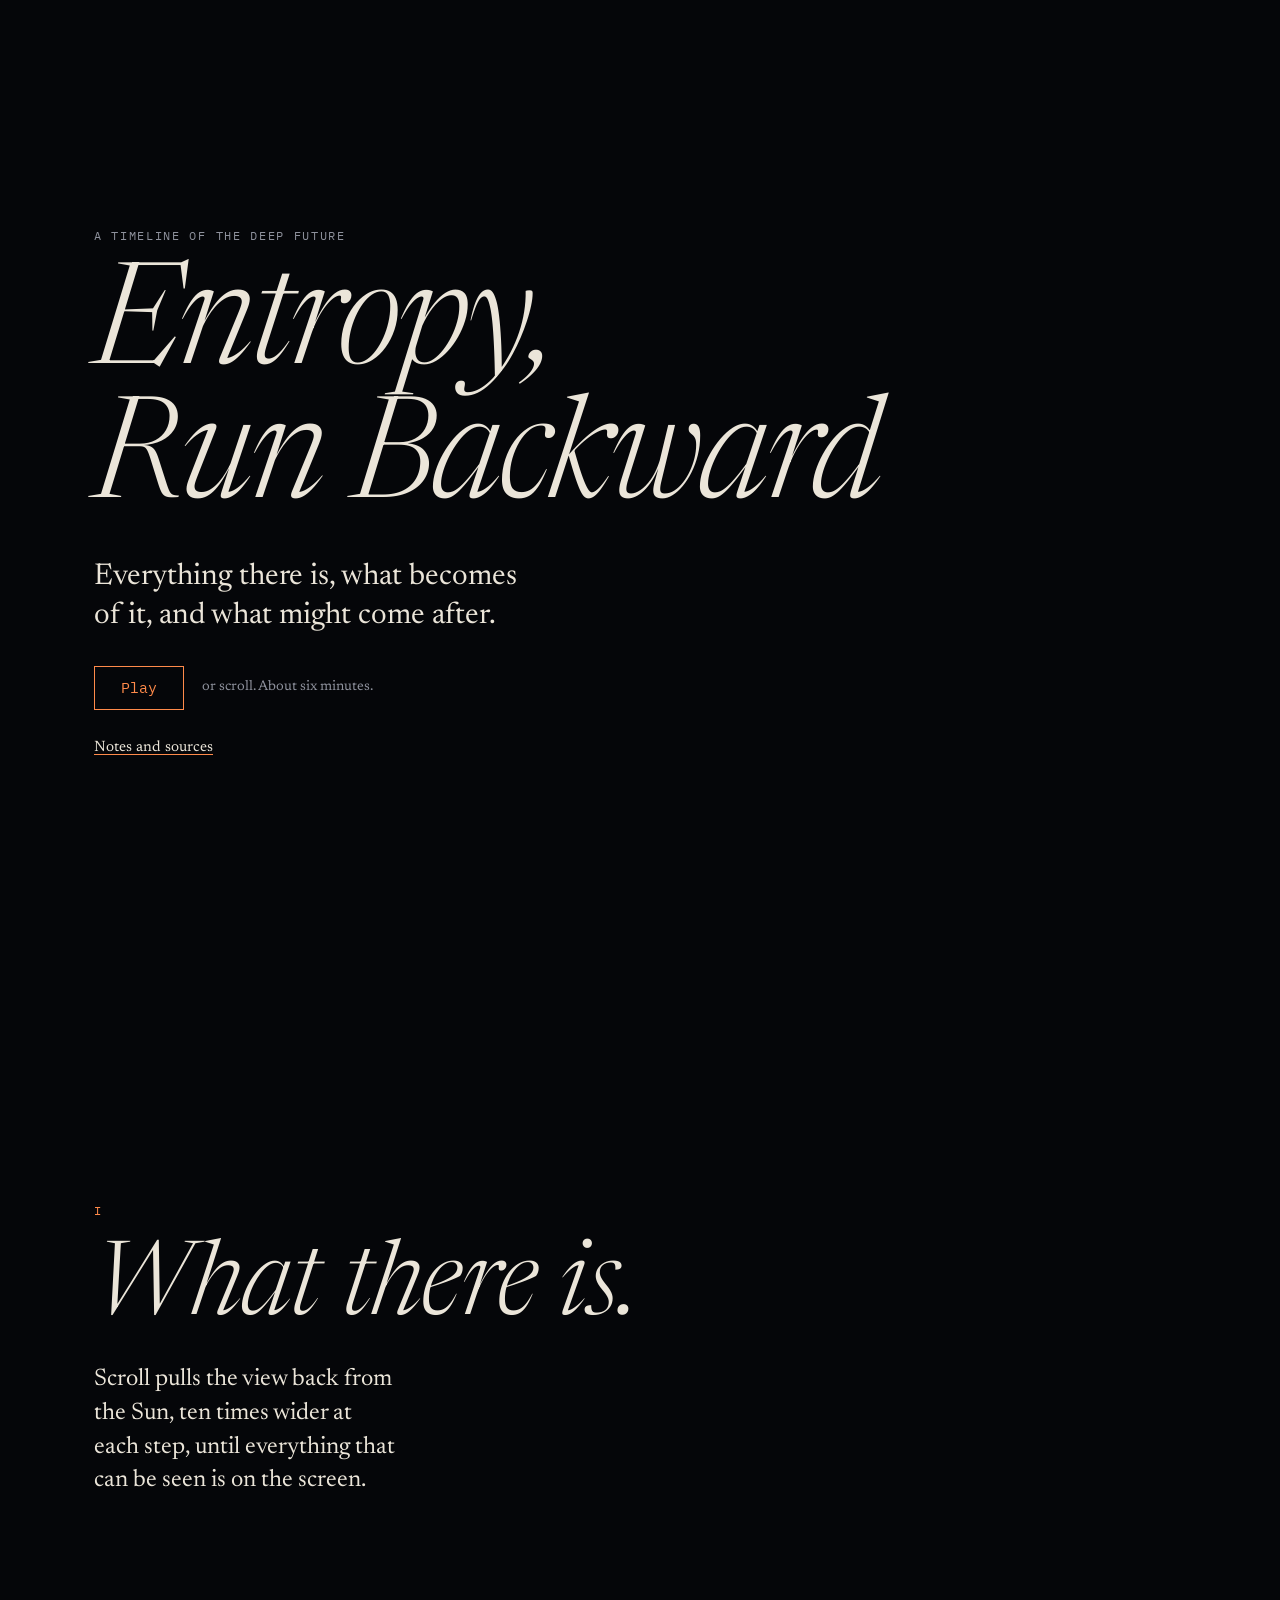
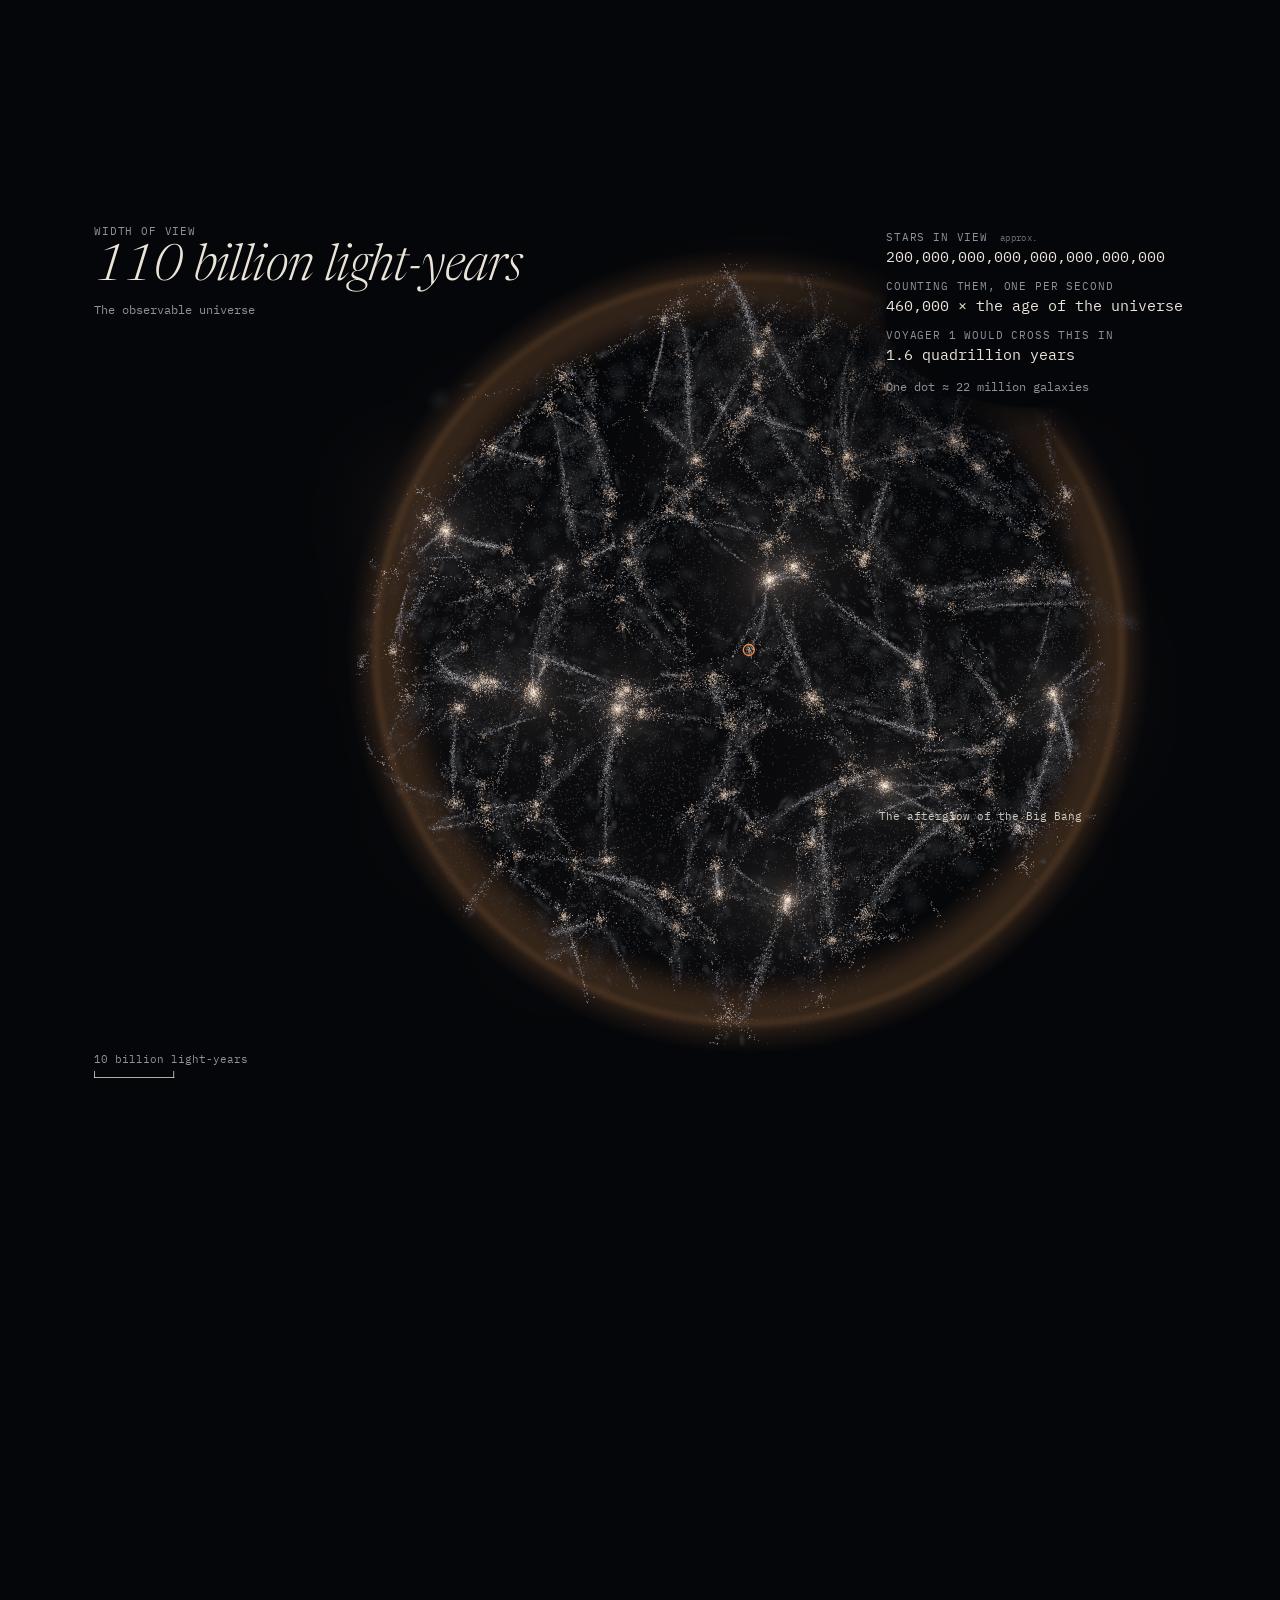
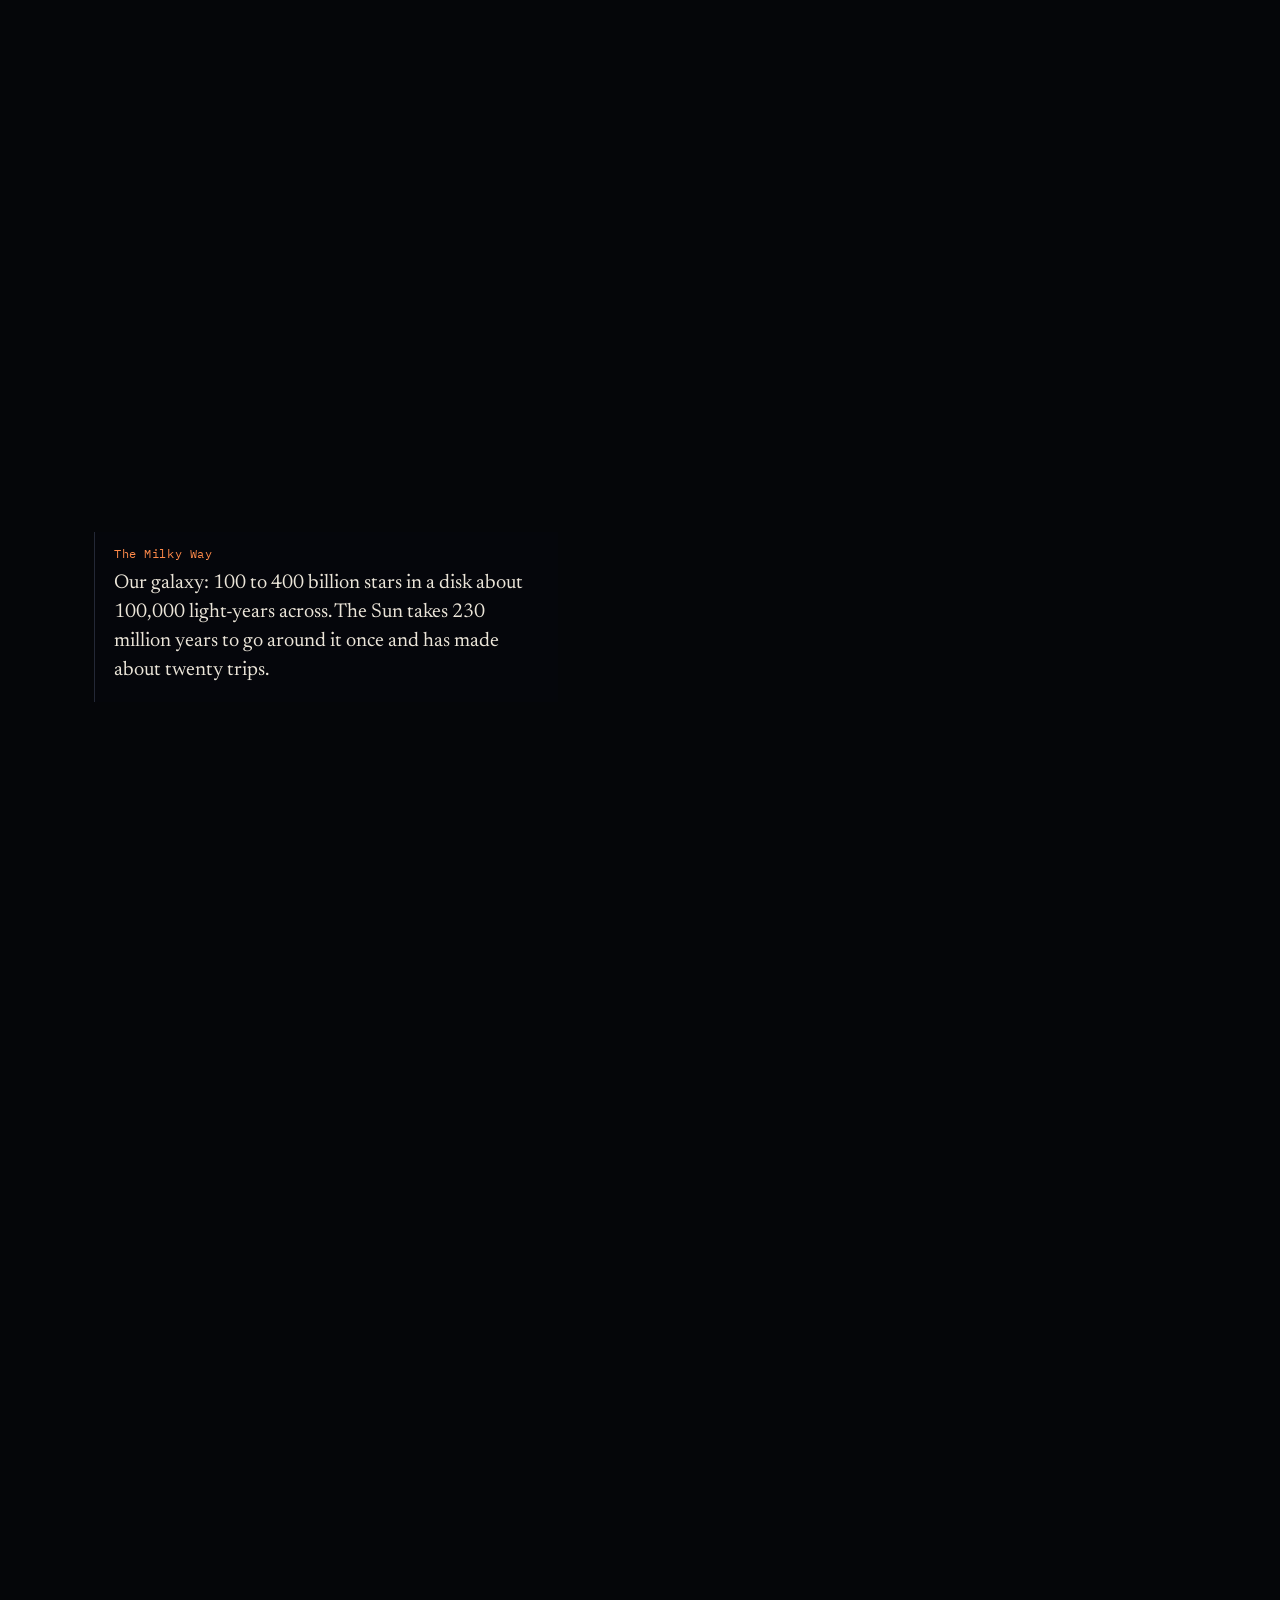
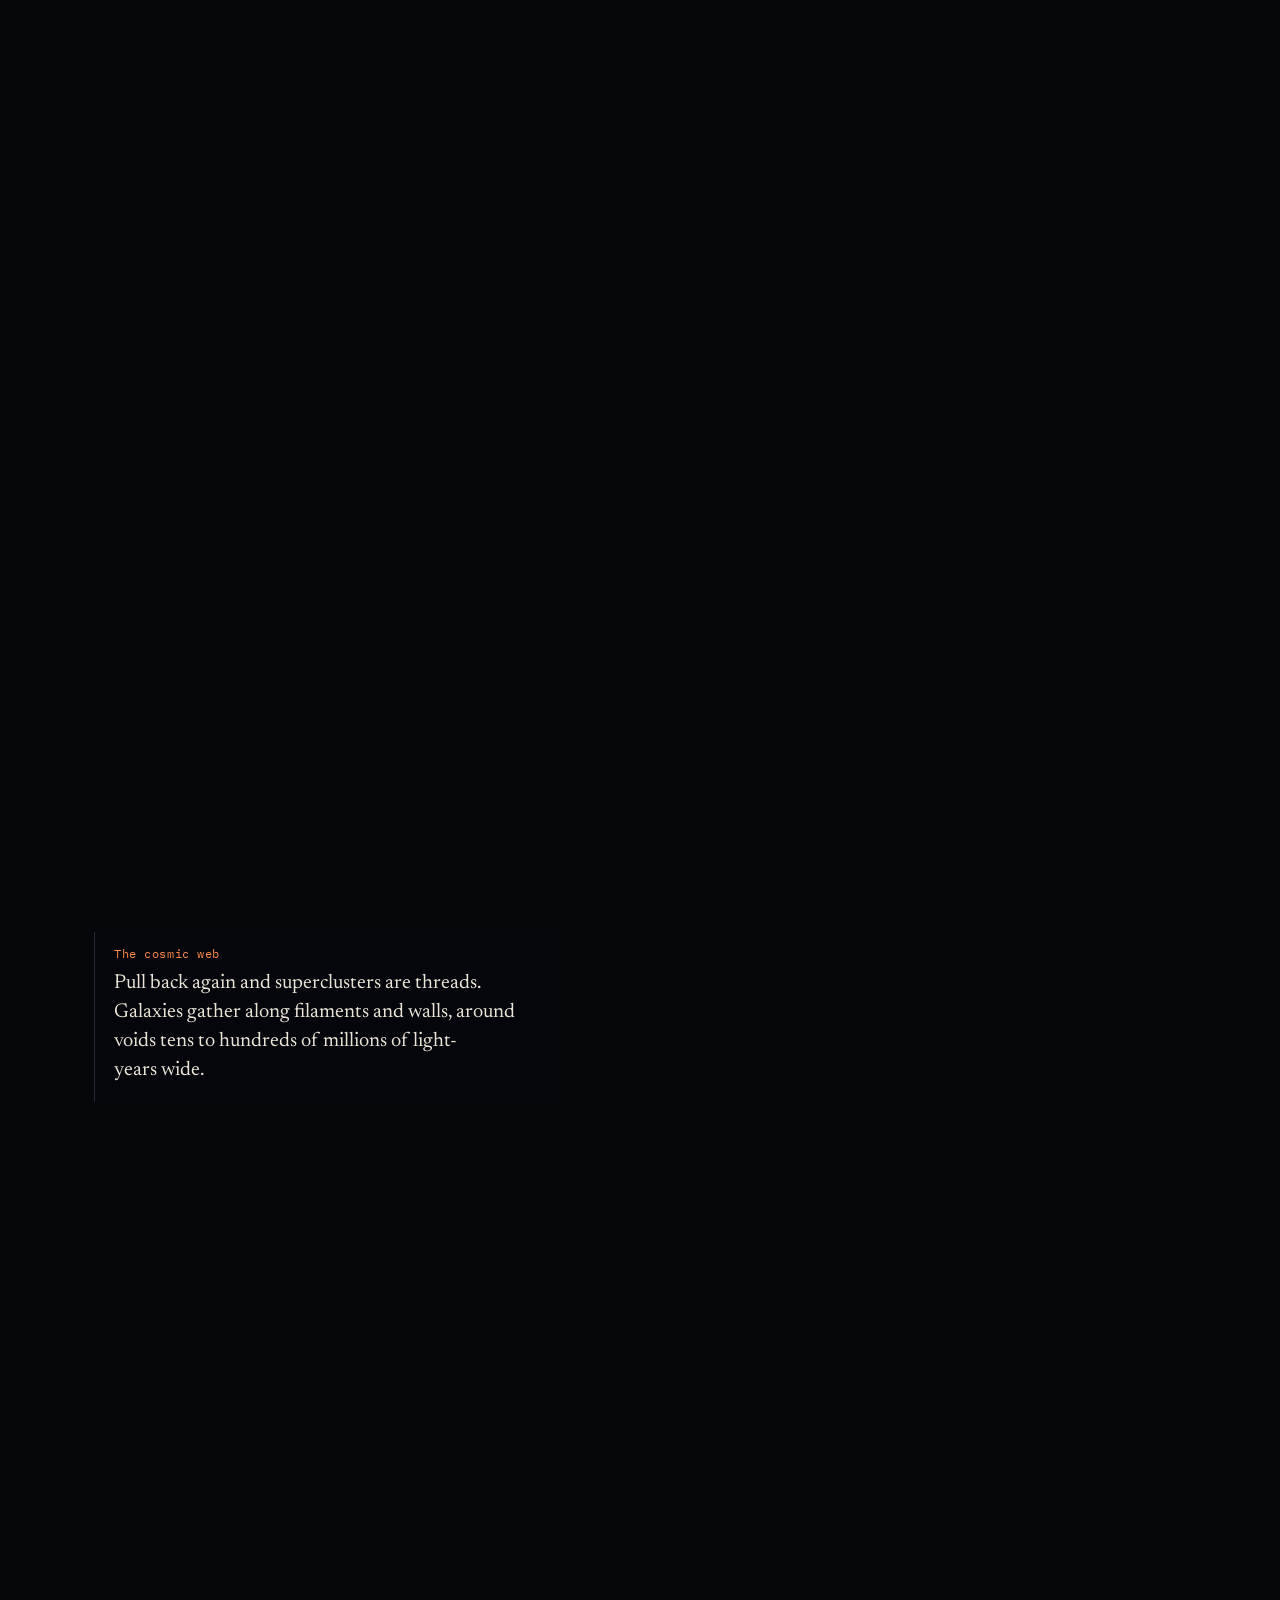
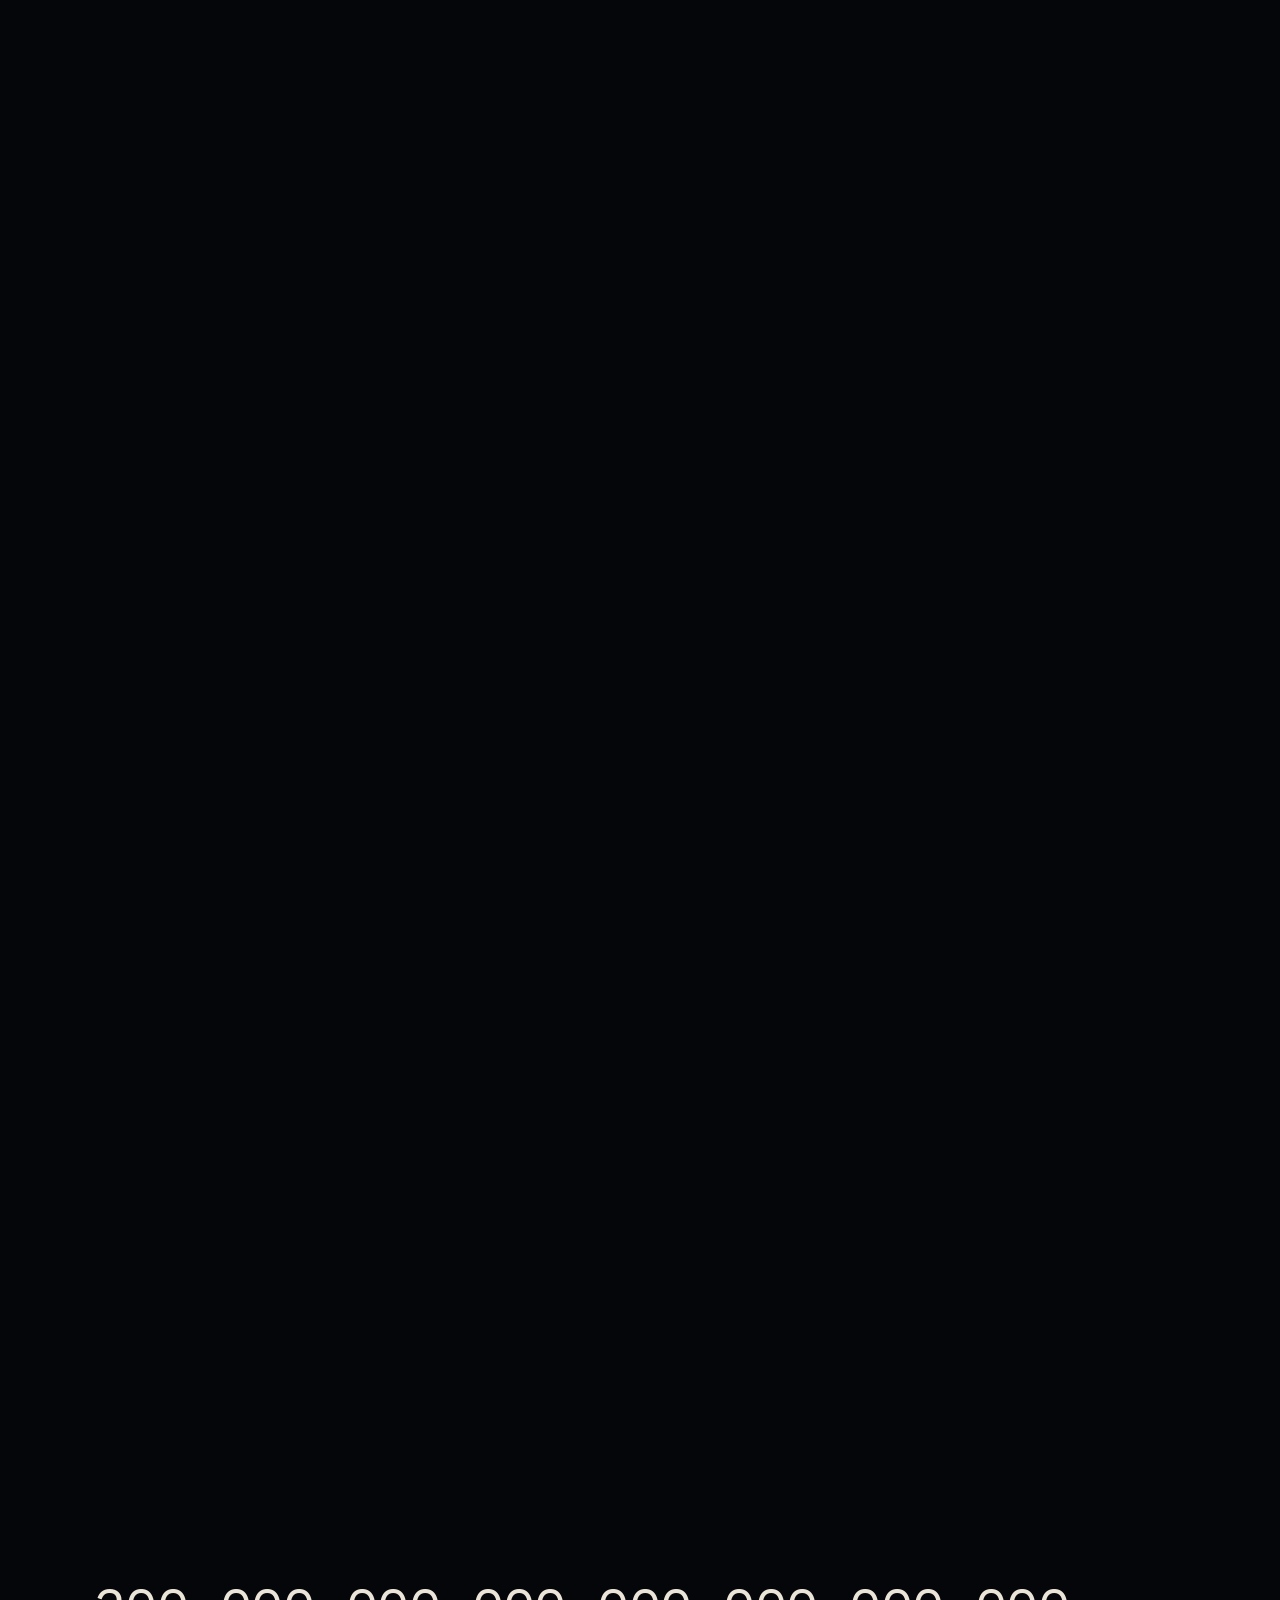
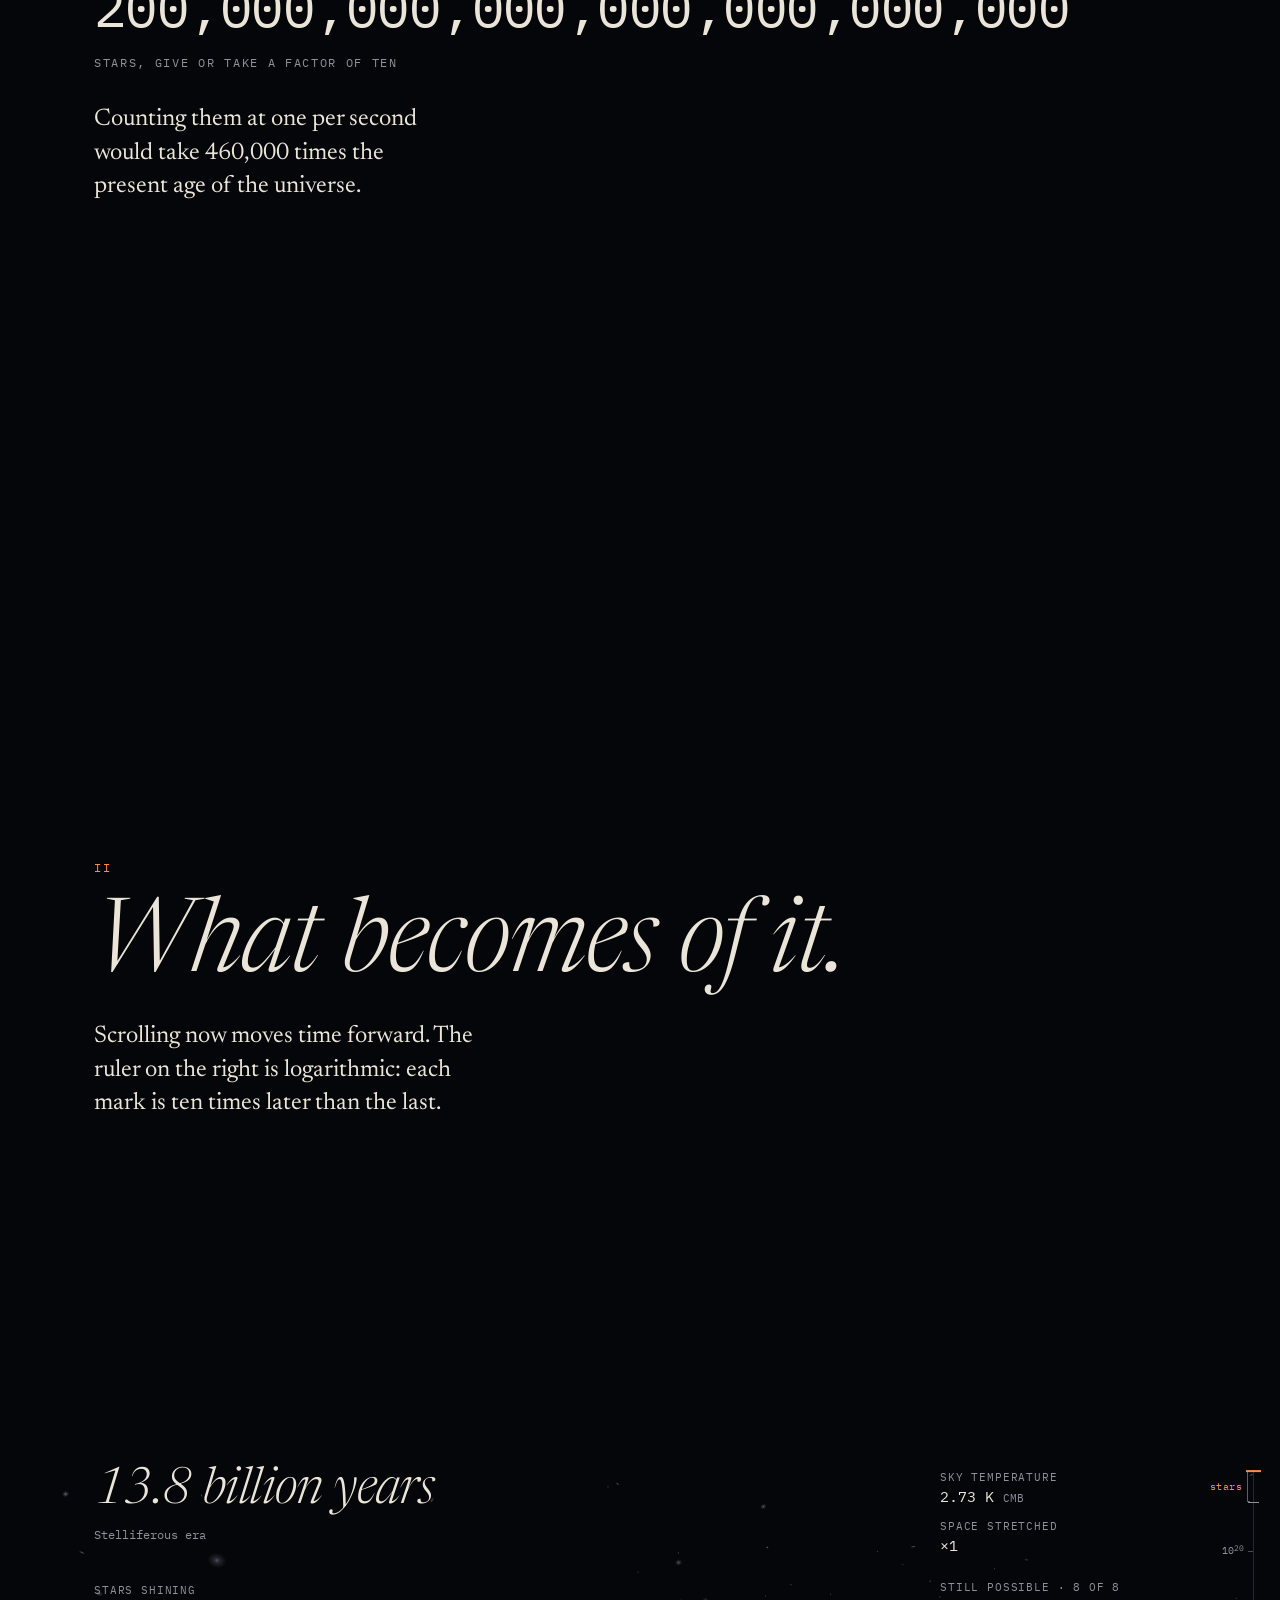
<file: index.html>
<!DOCTYPE html>
<html lang="en">
<head>
<meta charset="utf-8">
<meta name="viewport" content="width=device-width, initial-scale=1">
<title>Entropy, Run Backward</title>
<link rel="preconnect" href="https://fonts.googleapis.com">
<link rel="preconnect" href="https://fonts.gstatic.com" crossorigin>
<link href="https://fonts.googleapis.com/css2?family=IBM+Plex+Mono:wght@400;500&family=Newsreader:ital,opsz,wght@0,6..72,300..600;1,6..72,300..500&display=swap" rel="stylesheet">
<style>
:root {
  /* One cold, dark world. Heat is the only color: particles, stars and accents use blackbody hues. */
  /* Layout: a reading column with instruments set wide beneath it; each section is marked by the equation it demonstrates. */
  --void: #050609;
  --panel: #0d0f15;
  --line: #242836;
  --bone: #ebe5d9;
  --dim: #8e919c;
  --ember: #ff8a4a;
  --ice: #a9c8ff;
  --display: "Newsreader", "Iowan Old Style", "Palatino Linotype", Georgia, serif;
  --mono: "IBM Plex Mono", ui-monospace, "SFMono-Regular", Menlo, Consolas, monospace;
  color-scheme: dark;
}
* { box-sizing: border-box; }
html { background: var(--void); }
body {
  margin: 0;
  background: var(--void);
  color: var(--bone);
  font-family: var(--display);
  font-size: 19px;
  line-height: 1.58;
  font-optical-sizing: auto;
  -webkit-font-smoothing: antialiased;
  padding-bottom: 72px;
}
a { color: var(--bone); text-decoration-color: var(--ember); text-underline-offset: 3px; }
a:hover { color: var(--ember); }
sup { font-size: 0.62em; line-height: 0; vertical-align: 0.62em; }
.wrap { max-width: 1140px; margin: 0 auto; padding: 0 24px; }
@media (max-width: 520px) { .wrap { padding: 0 16px; } body { font-size: 18px; } }

/* ---------- hero ---------- */
.hero { display: grid; grid-template-columns: minmax(0, 1fr) minmax(0, 540px); gap: 48px; padding: 56px 0 40px; align-items: start; }
@media (max-width: 940px) { .hero { grid-template-columns: minmax(0, 1fr); gap: 28px; padding-top: 36px; } .boltz { font-size: clamp(56px, 16vw, 120px); } }
.kicker { font-family: var(--mono); font-size: 12px; letter-spacing: 0.14em; text-transform: uppercase; color: var(--dim); margin: 0 0 18px; }
.boltz {
  font-family: var(--display); font-style: italic; font-weight: 300;
  font-size: clamp(56px, 7.4vw, 116px); line-height: 0.92; letter-spacing: -0.025em;
  margin: 0; white-space: nowrap; font-variation-settings: "opsz" 72;
}
.boltz .op { font-style: normal; font-weight: 300; color: var(--dim); padding: 0 0.06em; }
.boltz .k { color: var(--ember); }
.grave { font-size: 15px; line-height: 1.5; color: var(--dim); max-width: 46ch; margin: 14px 0 34px; }
.lead { font-size: clamp(30px, 3.6vw, 44px); font-weight: 400; line-height: 1.12; margin: 0 0 16px; text-wrap: balance; letter-spacing: -0.01em; }
.prose { max-width: 62ch; }
.prose p { margin: 0 0 1em; }

/* ---------- instruments ---------- */
.box { position: relative; background: var(--panel); border: 1px solid var(--line); }
canvas { display: block; width: 100%; }
.sq { aspect-ratio: 1 / 1; }
.controls { display: flex; flex-wrap: wrap; gap: 10px 18px; align-items: center; margin: 14px 0 0; }
.seg { display: inline-flex; border: 1px solid var(--line); }
.seg button { border: 0; border-right: 1px solid var(--line); }
.seg button:last-child { border-right: 0; }
.ctl-label { font-family: var(--mono); font-size: 11px; letter-spacing: 0.1em; text-transform: uppercase; color: var(--dim); margin-right: 8px; }
button {
  font-family: var(--mono); font-size: 13px; color: var(--bone); background: transparent;
  border: 1px solid var(--line); padding: 8px 12px; cursor: pointer; line-height: 1.2;
  transition: background-color .15s, color .15s, border-color .15s;
}
button:hover { border-color: var(--ember); }
.seg button:hover { background: #161925; }
.seg button[aria-pressed="true"]:hover { background: var(--ember); }
.prose sup sup { font-size: 0.86em; }
button[aria-pressed="true"] { background: var(--ember); color: #160b05; }
button.primary { border-color: var(--ember); color: var(--ember); }
button.primary:hover { background: var(--ember); color: #160b05; }
button:disabled { opacity: 0.35; cursor: default; }
button:disabled:hover { background: transparent; border-color: var(--line); }
:focus-visible { outline: 2px solid var(--ember); outline-offset: 2px; }
input[type="text"] {
  font-family: var(--mono); font-size: 14px; color: var(--bone); background: var(--panel);
  border: 1px solid var(--line); padding: 9px 11px; width: 100%; min-width: 0;
}
.readouts { display: grid; grid-template-columns: repeat(auto-fit, minmax(170px, 1fr)); gap: 1px; background: var(--line); border: 1px solid var(--line); margin: 22px 0 0; }
.ro { background: var(--void); padding: 12px 14px 13px; }
.ro .l { font-family: var(--mono); font-size: 11px; letter-spacing: 0.06em; text-transform: uppercase; color: var(--dim); line-height: 1.35; }
.ro .v { font-family: var(--mono); font-size: 21px; font-variant-numeric: tabular-nums; margin-top: 6px; line-height: 1.25; }
.ro .v small { font-size: 12px; color: var(--dim); }
.gauge { height: 4px; background: var(--line); margin-top: 9px; }
.gauge i { display: block; height: 100%; width: 100%; background: var(--ember); transform-origin: left; }
.note { font-size: 15px; line-height: 1.55; color: var(--dim); max-width: 70ch; }
.mini-row { display: grid; grid-template-columns: 1.4fr 1fr; gap: 12px; margin-top: 12px; }
.mini { background: var(--panel); border: 1px solid var(--line); }
.mini .cap { font-family: var(--mono); font-size: 10.5px; letter-spacing: 0.08em; text-transform: uppercase; color: var(--dim); padding: 8px 10px 0; }
.mini canvas { height: 92px; }

/* ---------- sections ---------- */
section.sec { border-top: 1px solid var(--line); padding: 64px 0 56px; }
.eq { display: flex; align-items: baseline; gap: 16px; margin: 0 0 14px; flex-wrap: wrap; }
.eq .n { font-family: var(--mono); font-size: 12px; color: var(--ember); letter-spacing: 0.1em; }
.eq .f { font-family: var(--display); font-style: italic; font-size: 22px; color: var(--dim); font-variation-settings: "opsz" 36; }
h2 { font-family: var(--display); font-weight: 400; font-size: clamp(34px, 4.4vw, 54px); line-height: 1.05; margin: 0 0 22px; letter-spacing: -0.015em; text-wrap: balance; font-variation-settings: "opsz" 72; }
.inst { margin: 30px 0 30px; }
.scaled { display: grid; grid-template-columns: 120px minmax(0, 1fr); gap: 20px; margin-top: 34px; padding-top: 20px; border-top: 1px dashed var(--line); max-width: 860px; }
.scaled .tag { font-family: var(--mono); font-size: 11px; letter-spacing: 0.14em; text-transform: uppercase; color: var(--ember); padding-top: 6px; }
.scaled p { margin: 0; font-style: italic; font-size: 21px; line-height: 1.5; font-variation-settings: "opsz" 24; }
@media (max-width: 620px) { .scaled { grid-template-columns: minmax(0, 1fr); gap: 6px; } .mini-row { grid-template-columns: minmax(0, 1fr); } }

/* twins */
.twins { display: grid; grid-template-columns: 1fr 1fr; gap: 14px; }
.twin-head { display: flex; justify-content: space-between; align-items: baseline; font-family: var(--mono); font-size: 12px; color: var(--dim); margin-bottom: 7px; gap: 8px; }
.twin-head b { color: var(--bone); font-weight: 500; letter-spacing: 0.04em; }
.twin-head .stat { font-variant-numeric: tabular-nums; }
.clock { font-family: var(--mono); font-size: 15px; font-variant-numeric: tabular-nums; color: var(--bone); min-width: 15ch; }
.clock.back { color: var(--ice); }
.verdict { font-family: var(--mono); font-size: 13.5px; line-height: 1.6; margin-top: 14px; min-height: 3.2em; color: var(--bone); max-width: 92ch; }
.verdict .a { color: var(--ember); }
.verdict .b { color: var(--ice); }
.chart { margin-top: 14px; }
.chart canvas { height: 210px; }
@media (max-width: 520px) { .twins { gap: 8px; } .chart canvas { height: 180px; } .twin-head { flex-direction: column; align-items: flex-start; gap: 1px; } }

/* memory */
.memory-text {
  font-family: var(--display); font-size: clamp(26px, 3.6vw, 40px); line-height: 1.3; font-weight: 400;
  padding: 26px 28px; min-height: 3.8em; word-break: break-word; letter-spacing: 0.005em;
  font-variation-settings: "opsz" 48;
}
.memory-text span.bad { color: var(--ember); }
.memory-text span.flash { color: #fff3e0; text-shadow: 0 0 14px var(--ember); }
.mem-input { display: flex; gap: 10px; margin-top: 12px; }
.mem-input input { flex: 1; }

/* photons */
.ph canvas { height: 250px; }

/* cosmos */
.cosmos canvas { height: 460px; }
@media (max-width: 620px) { .cosmos canvas { height: 330px; } }
.cosmos-overlay { position: absolute; left: 14px; top: 12px; right: 14px; display: flex; justify-content: space-between; gap: 12px; pointer-events: none; font-family: var(--mono); font-size: 12px; color: var(--dim); }
.cosmos-overlay .era { color: var(--bone); letter-spacing: 0.1em; text-transform: uppercase; }
.slider-wrap { margin-top: 16px; }
.bands { position: relative; height: 26px; }
.bands div { position: absolute; top: 0; height: 100%; border-left: 1px solid var(--line); font-family: var(--mono); font-size: 10.5px; letter-spacing: 0.08em; text-transform: uppercase; color: var(--dim); padding: 6px 0 0 7px; overflow: hidden; white-space: nowrap; }
input[type="range"] { -webkit-appearance: none; appearance: none; width: 100%; height: 30px; background: transparent; margin: 0; cursor: pointer; }
input[type="range"]::-webkit-slider-runnable-track { height: 2px; background: linear-gradient(90deg, #fff1d6 0%, var(--ember) 18%, #a33a1c 30%, #3a2a2a 62%, #1b1d26 90%, #101119 100%); }
input[type="range"]::-moz-range-track { height: 2px; background: linear-gradient(90deg, #fff1d6 0%, var(--ember) 18%, #a33a1c 30%, #3a2a2a 62%, #1b1d26 90%, #101119 100%); }
input[type="range"]::-webkit-slider-thumb { -webkit-appearance: none; width: 14px; height: 22px; margin-top: -10px; background: var(--bone); border: 0; border-radius: 1px; }
input[type="range"]::-moz-range-thumb { width: 14px; height: 22px; background: var(--bone); border: 0; border-radius: 1px; }
.ticks { position: relative; height: 18px; font-family: var(--mono); font-size: 10.5px; color: var(--dim); }
.ticks span { position: absolute; transform: translateX(-50%); white-space: nowrap; }
@media (max-width: 620px) { .ticks span.opt { display: none; } .bands div { font-size: 9px; padding-left: 4px; } }
.event { font-size: 20px; line-height: 1.5; min-height: 3em; margin: 18px 0 0; max-width: 70ch; font-style: italic; font-variation-settings: "opsz" 24; }

/* coda + footer */
.coda h2 { max-width: 20ch; }
footer { border-top: 1px solid var(--line); padding: 36px 0 20px; }
footer p { font-size: 14.5px; line-height: 1.6; color: var(--dim); max-width: 80ch; margin: 0 0 12px; }
footer a { color: var(--dim); }

/* the reader's own entropy */
.you {
  position: fixed; right: 16px; bottom: 14px; z-index: 5; max-width: calc(100% - 32px);
  font-family: var(--mono); font-size: 12px; color: var(--dim); background: rgba(13, 15, 21, 0.92);
  border: 1px solid var(--line); padding: 8px 12px; font-variant-numeric: tabular-nums; line-height: 1.45;
  backdrop-filter: blur(6px);
}
.you b { color: var(--bone); font-weight: 500; }
.sr { position: absolute; width: 1px; height: 1px; overflow: hidden; clip: rect(0 0 0 0); white-space: nowrap; }
.you .hot { color: var(--ember); }
@media (max-width: 520px) { .you { left: 8px; right: 8px; bottom: 8px; max-width: none; font-size: 11px; padding: 6px 10px; } .you .long { display: none; } }
@media (prefers-reduced-motion: reduce) { * { transition: none !important; } }
/* ---------- film shell ---------- */
#film[hidden], #notes[hidden] { display: none; }
body:not(.is-notes) { padding-bottom: 0; }
body:not(.is-notes) .you { display: none; }
.film-title { min-height: 100vh; min-height: 100svh; display: flex; align-items: flex-end; padding: 0 0 14vh; }
.film-title .wrap { width: 100%; }
.film-h1 { font-family: var(--display); font-style: italic; font-weight: 300; font-size: clamp(54px, 11vw, 148px); line-height: 0.95; letter-spacing: -0.025em; margin: 0 0 26px; font-variation-settings: "opsz" 72; }
.film-lead { font-size: clamp(21px, 2.6vw, 30px); line-height: 1.3; max-width: 26ch; margin: 0 0 30px; text-wrap: balance; }
.film-title .controls { margin: 0 0 26px; }
.film-title button { padding: 12px 26px; font-size: 15px; }
.film-or { font-size: 14px; }
.film-play { position: fixed; right: 14px; bottom: 14px; z-index: 6; background: rgba(7, 8, 12, 0.82); font-size: 12px; padding: 8px 12px; min-width: 64px; }
.film-play[aria-pressed="true"] { background: rgba(7, 8, 12, 0.82); color: var(--ember); border-color: var(--ember); }
body.is-notes .film-play, body.no-autoplay .film-play, body.no-autoplay #filmStart, body.no-autoplay .film-or { display: none; }
.notes-back { margin: 28px 0 0; }
.notes-back a { color: var(--dim); text-decoration: none; }
.notes-back a:hover { color: var(--ember); }
/* interstitial cards between acts */
.film-card { min-height: 100vh; min-height: 100svh; display: flex; align-items: center; }
.film-card .wrap { width: 100%; }
.film-card .film-act { font-family: var(--mono); font-size: 12px; letter-spacing: 0.18em; text-transform: uppercase; color: var(--ember); margin: 0 0 18px; }
.film-card h2 { font-style: italic; font-weight: 300; font-size: clamp(44px, 8vw, 104px); line-height: 1; margin: 0 0 22px; }
.film-card p.film-line { font-size: clamp(19px, 2.2vw, 24px); line-height: 1.4; max-width: 30ch; margin: 0; color: var(--bone); text-wrap: balance; }
body.at-title .film-play { opacity: 0; pointer-events: none; }
.film-play { transition: opacity .3s; }
/* ---------- Act I: inventory ---------- */

.inv {
  /* gutters shared by HUD and captions: the page's .wrap text edge */
  --inv-gl: max(24px, calc((100% - 1140px) / 2 + 24px));
  --inv-gr: max(24px, calc((100% - 1140px) / 2 + 24px));
  --inv-sw: 300px;
  --inv-h: 100vh;
  position: relative;
  height: calc(var(--inv-h) * 13.6);
  background: #050609;
}
.inv-stage { position: sticky; top: 0; height: var(--inv-h); overflow: hidden; background: #050609; }
.inv-stage canvas { position: absolute; left: 0; top: 0; width: 100%; height: 100%; }
.inv-stage canvas[hidden] { display: none; }
.inv-hud { position: absolute; inset: 0; pointer-events: none; color: var(--bone); }

/* scale */
.inv-top { display: contents; }
.inv-scalebox { position: absolute; top: 24px; left: var(--inv-gl); }
.inv-l { font-family: var(--mono); font-size: 10.5px; letter-spacing: 0.08em; text-transform: uppercase; color: var(--dim); line-height: 1.4; }
.inv-l small { font-size: 0.9em; letter-spacing: 0.04em; text-transform: none; color: #6c6f7a; margin-left: 4px; }
.inv-scale {
  font-family: var(--display); font-style: italic; font-weight: 300;
  font-size: 50px; line-height: 1.08; letter-spacing: -0.012em; white-space: nowrap; margin-top: 2px;
  font-variation-settings: "opsz" 72; font-variant-numeric: lining-nums tabular-nums;
}
.inv-name { margin-top: 6px; font-family: var(--mono); font-size: 12px; line-height: 1.5; color: var(--dim); white-space: nowrap; }

/* readouts */
.inv-side { position: absolute; top: 30px; right: var(--inv-gr); width: var(--inv-sw); }
.inv-ros { display: grid; gap: 12px; }
.inv-v { font-family: var(--mono); font-size: 15px; line-height: 1.35; margin-top: 2px; font-variant-numeric: tabular-nums; white-space: nowrap; }
.inv-dot { margin-top: 14px; font-family: var(--mono); font-size: 12px; line-height: 1.4; color: var(--dim); white-space: nowrap; }
.inv-dot.inv-off { visibility: hidden; }

/* the count during the pan */
.inv-pan { position: absolute; top: 230px; right: var(--inv-gr); width: var(--inv-sw); font-family: var(--mono); visibility: hidden; opacity: 0; }
.inv-pan-n { font-size: 16px; line-height: 1.45; color: var(--dim); font-variant-numeric: tabular-nums; }
.inv-pan-n b { color: var(--bone); font-weight: 500; }
.inv-pace { margin-top: 6px; font-size: 12.5px; line-height: 1.5; color: var(--dim); font-variant-numeric: tabular-nums; min-height: 3em; }

/* scale bar */
.inv-bar { position: absolute; left: var(--inv-gl); bottom: 22px; width: 170px; font-family: var(--mono); font-size: 11px; line-height: 1.3; color: var(--dim); }
.inv-bar-l { white-space: nowrap; }
.inv-bar-track { position: relative; height: 7px; margin-top: 5px; }
.inv-bar-track i { position: absolute; display: block; bottom: 0; left: 0; background: var(--bone); opacity: 0.75; }
.inv-bar-t0, .inv-bar-t1 { width: 1px; height: 7px; }
.inv-bar-line { width: 160px; height: 1px; transform-origin: left; will-change: transform; }
.inv-bar-t1 { will-change: transform; }

/* captions */
.inv-cards { position: absolute; inset: 0; pointer-events: none; }
.inv-card {
  position: absolute; top: 0; left: var(--inv-gl);
  width: min(29rem, calc(100% - var(--inv-gl) - var(--inv-gr) - var(--inv-sw) - 40px));
  background: rgba(7, 8, 12, 0.84); border-left: 1px solid var(--line);
  padding: 14px 20px 17px 19px; pointer-events: auto;
}
.inv-where { font-family: var(--mono); font-size: 11.5px; letter-spacing: 0.05em; color: var(--ember); margin: 0 0 7px; line-height: 1.4; }
.inv-card p { margin: 0; font-size: 20px; line-height: 1.45; font-variation-settings: "opsz" 24; text-wrap: pretty; }
.inv-card.inv-voice p { font-style: italic; }

/* the closing count */
.inv-big {
  font-family: var(--mono); color: var(--bone); font-weight: 400;
  font-size: clamp(22px, 5.2vw, 54px); line-height: 1.15; letter-spacing: -0.01em;
  margin: 0 0 16px; font-variant-numeric: tabular-nums;
}
.inv-kick { font-family: var(--mono); font-size: 12px; letter-spacing: 0.14em; text-transform: uppercase; color: var(--dim); margin: 0 0 30px; }

@media (max-width: 760px) {
  .inv-top { display: block; position: absolute; top: 10px; left: 16px; right: 16px; }
  .inv-scalebox, .inv-side { position: static; width: auto; }
  .inv-l { font-size: 9.5px; line-height: 1.3; }
  .inv-scale { font-size: 30px; margin-top: 1px; }
  .inv-name { margin-top: 2px; font-size: 11px; line-height: 1.4; }
  .inv-side { margin-top: 10px; }
  .inv-ros { gap: 5px; }
  .inv-v { font-size: 12.5px; line-height: 1.3; margin-top: 0; }
  .inv-dot { margin-top: 6px; font-size: 11px; }
  .inv-pan { top: auto; bottom: 62px; left: 16px; right: 16px; width: auto; }
  .inv-pan-n { font-size: 14px; line-height: 1.4; }
  .inv-pace { margin-top: 3px; font-size: 11.5px; line-height: 1.45; min-height: 2.9em; }
  .inv-bar { left: 16px; bottom: 18px; font-size: 10.5px; }
  .inv-card { left: 16px; right: 16px; width: auto; padding: 12px 14px 14px 15px; }
  .inv-where { font-size: 10.5px; margin-bottom: 5px; }
  .inv-card p { font-size: 18px; line-height: 1.42; }
}
/* short phones: a tighter HUD leaves room for the captions */
@media (max-width: 760px) and (max-height: 720px) {
  .inv-top { top: 6px; }
  .inv-scale { font-size: 26px; }
  .inv-side { margin-top: 6px; }
  .inv-ros { gap: 3px; }
  .inv-card p { font-size: 17px; line-height: 1.38; }
}

/* ---------- 05 ledger ---------- */
#ledger .led-plot { --lw: 250px; --vw: 112px; --g: 16px; padding: 14px 18px 12px; }
.led-cap { font-family: var(--mono); font-size: 10.5px; letter-spacing: 0.08em; text-transform: uppercase; color: var(--dim); line-height: 1.4; margin: 0 0 12px; }
.led-rows { position: relative; }
.led-grid { position: absolute; top: 0; bottom: 0; left: calc(var(--lw) + var(--g)); right: calc(var(--vw) + var(--g)); pointer-events: none; }
.led-grid i { position: absolute; top: 0; bottom: 0; width: 1px; margin-left: -0.5px; background: var(--line); }
.led-row { position: relative; z-index: 1; display: grid; grid-template-columns: var(--lw) minmax(0, 1fr) var(--vw); column-gap: var(--g); align-items: center; }
.led-lab { grid-column: 1; grid-row: 1; font-size: 16px; line-height: 1.25; padding: 4px 0; }
.led-track { grid-column: 2; grid-row: 1; position: relative; height: 30px; }
.led-val { grid-column: 3; grid-row: 1; text-align: right; font-family: var(--mono); font-size: 13px; font-variant-numeric: tabular-nums; white-space: nowrap; }
.led-axis { z-index: 0; }
.led-axis .led-track { height: 18px; font-family: var(--mono); font-size: 10.5px; color: var(--dim); }
.led-axis .led-track span { position: absolute; top: 2px; transform: translateX(-50%); white-space: nowrap; }
.led-axis:first-of-type { margin-bottom: 2px; }
.led-leader { position: absolute; left: 0; top: 50%; height: 1px; background: var(--dim); opacity: 0.6; }
.led-dot { position: absolute; top: 50%; width: 10px; height: 10px; margin: -5px 0 0 -5px; border-radius: 50%; background: var(--bone); }
.led-bh .led-dot, .led-tot .led-dot { background: var(--ember); }
.led-bh .led-leader, .led-tot .led-leader { background: var(--ember); opacity: 0.55; }
.led-tot { margin-top: 6px; border-top: 1px solid var(--line); padding-top: 6px; }
.led-tot .led-dot { width: 14px; height: 14px; margin: -7px 0 0 -7px; }
.led-tot .led-lab, .led-ceil .led-lab, .led-tot .led-val, .led-ceil .led-val { font-weight: 500; }
.led-tot .led-val { color: var(--ember); }
.led-ceil .led-dot { background: var(--ice); width: 12px; height: 12px; margin: -6px 0 0 -6px; }
.led-ceil .led-leader { background: var(--ice); opacity: 0.5; }
.led-ceil .led-val { color: var(--ice); }
.led-gap .led-lab, .led-gap .led-val { visibility: hidden; }
.led-gap .led-track { height: 64px; }
.led-band { position: absolute; top: 0; bottom: 0; background: rgba(169, 200, 255, 0.07); border-left: 1px dashed var(--ice); border-right: 1px dashed var(--ice); display: flex; align-items: center; justify-content: center; text-align: center; padding: 0 6px; }
.led-band span { font-family: var(--mono); font-size: 11.5px; line-height: 1.4; color: var(--ice); letter-spacing: 0.02em; }
@media (max-width: 700px) {
  #ledger .led-plot { padding: 12px 12px 10px; }
  .led-grid { left: 0; right: 0; }
  .led-row { grid-template-columns: minmax(0, 1fr) auto; }
  .led-lab { grid-column: 1; grid-row: 1; padding: 6px 0 0; }
  .led-val { grid-column: 2; grid-row: 1; align-self: baseline; }
  .led-lab { align-self: baseline; }
  .led-track { grid-column: 1 / -1; grid-row: 2; height: 20px; }
  .led-axis .led-track { grid-row: 1; height: 18px; }
  .led-gap .led-lab, .led-gap .led-val { display: none; }
  .led-gap .led-track { grid-row: 1; height: 56px; }
  .led-tot { padding-top: 2px; }
}

/* black hole bookkeeping */
.led-h3 { font-family: var(--mono); font-weight: 500; font-size: 12px; letter-spacing: 0.12em; text-transform: uppercase; color: var(--bone); margin: 0; }
.led-controls { gap: 14px 20px; margin-top: 16px; align-items: center; }
.led-presets { display: flex; flex-wrap: wrap; border: 0; padding: 0 1px 1px 0; }
.led-presets button, .led-presets button:last-child { border: 1px solid var(--line); margin: 0 -1px -1px 0; position: relative; min-height: 40px; padding: 8px 14px; }
.led-presets button:hover, .led-presets button[aria-pressed="true"] { z-index: 1; }
.led-slider { display: flex; align-items: center; gap: 10px; flex: 1 1 260px; min-width: 0; }
.led-slider .ctl-label { margin: 0; }
#ledMass { flex: 1; min-width: 0; height: 40px; }
#ledMass::-webkit-slider-runnable-track { background: var(--dim); }
#ledMass::-moz-range-track { background: var(--dim); }
.led-ro { grid-template-columns: repeat(6, minmax(0, 1fr)); }
.led-ro .ro { grid-column: span 2; }
.led-ro .ro:nth-child(n+4) { grid-column: span 3; }
.led-ro .v { font-size: 19px; overflow-wrap: anywhere; }
.led-sub { font-family: var(--mono); font-size: 12px; line-height: 1.45; color: var(--dim); margin-top: 4px; }
@media (max-width: 700px) {
  .led-ro { grid-template-columns: repeat(2, minmax(0, 1fr)); }
  .led-ro .ro, .led-ro .ro:nth-child(n+4) { grid-column: span 1; }
  .led-ro .ro:last-child { grid-column: 1 / -1; }
}
.led-presets button[aria-pressed="true"]:hover { background: var(--ember); }

/* ---------- 08 after ---------- */
#after .prose sup { font-size: 0.7em; vertical-align: 0.6em; }
#after .prose sup sup { font-size: 0.86em; vertical-align: 0.7em; }
#after .eq .f sup { font-size: 0.7em; }
.aft-box canvas { aspect-ratio: 2 / 1; }
@media (max-width: 620px) { .aft-box canvas { aspect-ratio: 3 / 2; } }
.aft-inst .seg button, .aft-inst .controls > button, #aftWait { min-height: 40px; min-width: 44px; }
#aftWait { padding-left: 28px; padding-right: 28px; }
.aft-inst .ro .v { white-space: nowrap; }
.aft-inst .ro .v small { font-size: 12px; }
.aft-end { padding-bottom: 72px; }

/* the final overlay */
.aft-ov {
  position: fixed; inset: 0; z-index: 1000; background: #050609; color: var(--bone);
  opacity: 0; touch-action: none; cursor: pointer; outline: none; overflow: hidden;
}
.aft-ov.in { opacity: 1; transition: opacity 1.6s ease-in-out; }
.aft-ov.out { opacity: 0; transition: opacity 2.4s ease-in-out; }
.aft-ov.snap { opacity: 1; transition: none; }
.aft-ov.cut { transition: none; }
.aft-line {
  position: absolute; inset: 0; display: flex; align-items: center; justify-content: center; text-align: center;
  padding: 0 24px; opacity: 0; transition: opacity 1.2s ease-in-out; pointer-events: none;
}
.aft-ov.cut .aft-line { transition: none; }
.aft-line.on { opacity: 1; }
.aft-line > span { display: block; font-family: var(--display); font-style: italic; font-weight: 300; font-size: clamp(28px, 6vw, 64px); line-height: 1.5; letter-spacing: -0.01em; font-variation-settings: "opsz" 72; }
.aft-line.txt > span { font-style: normal; font-weight: 400; font-size: clamp(19px, 5vw, 22px); line-height: 1.5; max-width: 30rem; letter-spacing: 0; font-variation-settings: "opsz" 24; }
.aft-ov sup { font-size: 0.78em; vertical-align: 0.5em; }
.aft-ov sup sup { font-size: 0.9em; vertical-align: 0.55em; }

/* ---------- Act III · wait ---------- */
.wt {
  /* the same gutters, side column and caption width as Act II's stage */
  --wt-gl: max(24px, calc((100% - 1140px) / 2 + 24px));
  --wt-gr: max(96px, calc((100% - 1140px) / 2 + 24px));
  --wt-sw: 244px;
  --wt-h: 100vh;
  --wt-cw: min(29rem, calc(100% - var(--wt-gl) - var(--wt-gr) - var(--wt-sw) - 40px));
  position: relative;
  height: calc(var(--wt-h) * 9);
  background: #050609;
}
.wt-stage { position: sticky; top: 0; height: var(--wt-h); overflow: hidden; background: #050609; }
.wt-cv { position: absolute; left: 0; top: 0; width: 100%; height: 100%; }
.wt-cv[hidden] { display: none; }
.wt-hud { position: absolute; inset: 0; pointer-events: none; color: var(--bone); }
.wt-hud[hidden], .wt-card-now[hidden] { display: none; }
.wt-top { display: contents; }

/* clock */
.wt-clockbox { position: absolute; top: 24px; left: var(--wt-gl); width: var(--wt-cw); }
.wt-clock {
  font-family: var(--display); font-style: italic; font-weight: 300;
  font-size: 50px; line-height: 1.08; letter-spacing: -0.012em; white-space: nowrap;
  font-variation-settings: "opsz" 72; font-variant-numeric: lining-nums tabular-nums;
}
/* the tower: a fixed box with the baseline pinned to its floor, tall enough for three storeys, so nothing moves when one is added */
.wt-tower { position: relative; height: 1.9em; }
.wt-tower .wt-ct { position: absolute; left: 0; bottom: 0; }
.wt-tower sup { font-size: 0.56em; line-height: 0; vertical-align: 0.74em; letter-spacing: 0; }
.wt-tower sup sup { font-size: 0.76em; vertical-align: 0.7em; }
.wt-tower sup sup sup { font-size: 0.82em; vertical-align: 0.66em; }
.wt-sub { margin-top: 8px; font-family: var(--mono); font-size: 12px; line-height: 1.55; color: var(--dim); }
.wt-sub span { display: block; min-height: 1.55em; }
.wt-sub-now span { white-space: nowrap; }
.wt-note { white-space: normal; max-width: 40em; text-wrap: pretty; }
#wtHud .wt-note { min-height: 3.1em; }
.wt-sub sup { font-size: 0.75em; line-height: 0; vertical-align: 0.5em; }

/* counters (false now) */
.wt-counts { margin-top: 20px; display: grid; gap: 13px; }
.wt-n {
  font-family: var(--mono); font-size: 17px; line-height: 1.3; margin-top: 3px; color: var(--bone);
  font-variant-numeric: tabular-nums; white-space: nowrap; letter-spacing: 0.01em;
}
.wt-cs { font-family: var(--mono); font-size: 10.5px; line-height: 1.4; color: var(--dim); margin-top: 1px; white-space: nowrap; }
.wt-nrow { display: flex; align-items: baseline; gap: 14px; margin-top: 3px; }
.wt-nrow .wt-n { margin-top: 0; }
.wt-atom {
  margin: 20px 0 0; min-height: 4.2em; font-family: var(--display); font-style: italic; font-size: 16px; line-height: 1.4;
  color: rgba(235, 229, 217, 0.85); font-variation-settings: "opsz" 16; text-wrap: pretty;
}
.wt-atom-l {
  font-family: var(--mono); font-style: normal; font-size: 10px; letter-spacing: 0.08em; text-transform: uppercase;
  color: var(--ember); margin-right: 0.35em; position: relative; top: -0.08em;
}

/* right-hand column */
.wt-side { position: absolute; top: 30px; right: var(--wt-gr); width: var(--wt-sw); }
.wt-ros { display: grid; gap: 12px; }
.wt-l, .wt-inv-h { font-family: var(--mono); font-size: 10.5px; letter-spacing: 0.08em; text-transform: uppercase; color: var(--dim); line-height: 1.4; }
.wt-v { font-family: var(--mono); font-size: 15px; line-height: 1.35; margin-top: 2px; font-variant-numeric: tabular-nums; white-space: nowrap; }
.wt-v small { font-size: 11px; color: var(--dim); }
.wt-inv { margin-top: 24px; }
.wt-inv-list { list-style: none; margin: 7px 0 0; padding: 0; font-family: var(--mono); font-size: 12.5px; line-height: 1.8; }
.wt-inv-list li { display: flex; justify-content: space-between; gap: 12px; }
.wt-inv-list li > span:last-child { color: var(--dim); font-variant-numeric: tabular-nums; white-space: nowrap; }
.wt-inv-list sup { font-size: 0.62em; line-height: 0; vertical-align: 0.62em; }
.wt-pips { display: none; }
.wt-lost { display: none; }
.wt-pips i { display: block; width: 7px; height: 7px; border: 1px solid var(--bone); background: var(--bone); }
.wt-pips i.wt-gone { background: transparent; border-color: #4a4d57; }

/* the wait's own HUD: the inventory as pips on every screen, and its ink inverts over the white-out */
#wtHud .wt-clockbox, #wtHud .wt-side { color: var(--wt-ink, var(--bone)); }
#wtHud .wt-l, #wtHud .wt-inv-h, #wtHud .wt-sub, #wtHud .wt-lost { color: var(--wt-dink, var(--dim)); }
#wtHud .wt-v { white-space: normal; }
#wtHud .wt-inv-h { display: flex; align-items: center; gap: 10px; white-space: nowrap; }
#wtHud .wt-pips { display: inline-flex; gap: 4px; }
#wtHud .wt-pips i { border-color: var(--wt-ink, var(--bone)); background: var(--wt-ink, var(--bone)); }
#wtHud .wt-pips i.wt-gone { background: transparent; border-color: var(--wt-gink, #4a4d57); }
#wtHud .wt-lost { display: block; font-family: var(--mono); font-size: 12px; line-height: 1.5; margin-top: 4px; min-height: 3em; }
.wt-big .wt-v { font-size: 15px; min-height: 2.7em; }

/* Act II's proton switch is still hidden at its first instant, but it takes its space */
.wt-ctl { margin-top: 22px; visibility: hidden; }
.wt-proton .ctl-label { display: block; margin: 0 0 6px; }
.wt-now .seg button { font-size: 12.5px; min-height: 40px; padding: 8px 11px; }

/* depth rail of the false now */
.wt-rail { position: absolute; right: 14px; top: 30px; bottom: 78px; width: 60px; font-family: var(--mono); color: var(--dim); }
.wt-rail i, .wt-rail span { position: absolute; display: block; }
.wt-rl { right: 12px; top: 0; bottom: 0; width: 1px; background: var(--line); }
.wt-rd { right: 12px; top: 0; height: 100%; width: 1px; background: linear-gradient(var(--ember), var(--dim)); transform-origin: top; }
.wt-rt { right: 13px; width: 5px; height: 1px; background: #4a4d57; }
.wt-re { right: 7px; width: 11px; height: 1px; background: var(--dim); }
.wt-rlab { right: 22px; transform: translateY(-50%); font-size: 10px; line-height: 1; white-space: nowrap; }
.wt-rlab sup { font-size: 0.78em; line-height: 0; vertical-align: 0.45em; }
.wt-rs { right: 16px; width: 3px; border: 1px solid #5d606b; border-right: 0; }
.wt-rsl { right: 24px; font-size: 9.5px; line-height: 1; transform: translateY(-50%); color: var(--ember); letter-spacing: 0.04em; }
.wt-rm { right: 5px; top: -1px; width: 15px; height: 2px; background: var(--ember); }

/* captions */
.wt-cards { position: absolute; inset: 0; pointer-events: none; }
.wt-card {
  position: absolute; top: 0; left: var(--wt-gl);
  width: min(29rem, calc(100% - var(--wt-gl) - var(--wt-gr) - var(--wt-sw) - 40px));
  background: rgba(7, 8, 12, 0.78); border-left: 1px solid var(--line);
  padding: 14px 20px 17px 19px; pointer-events: auto; color: var(--bone);
}
.wt-card-now { top: calc(var(--wt-h) * 0.58); }
.wt-when { font-family: var(--mono); font-size: 11.5px; letter-spacing: 0.05em; color: var(--ember); margin: 0 0 7px; line-height: 1.4; }
.wt-when sup { font-size: 0.82em; line-height: 0; vertical-align: 0.5em; }
.wt-when sup sup { font-size: 1em; vertical-align: 0.62em; }
.wt-card p { margin: 0; font-size: 20px; line-height: 1.45; font-variation-settings: "opsz" 24; text-wrap: pretty; }
.wt-card.wt-voice p { font-style: italic; }

/* end card */
.wt-end .controls { margin-top: 30px; }
.wt-end button { padding: 12px 22px; font-size: 14px; }
.wt-notes { display: inline-block; font-family: var(--mono); font-size: 13px; color: var(--dim); padding: 12px 4px; }
.wt-notes:hover { color: var(--ember); }

@media (max-width: 760px) {
  .wt-top { display: block; position: absolute; top: 12px; left: 16px; right: 16px; }
  .wt-clockbox, .wt-side { position: static; width: auto; }
  .wt-clock { font-size: 31px; }
  .wt-tower { height: 1.95em; }
  .wt-tower sup { font-size: 0.58em; }
  .wt-tower sup sup { font-size: 0.75em; }
  .wt-tower sup sup sup { font-size: 0.8em; }
  .wt-sub { margin-top: 6px; font-size: 10.5px; line-height: 1.45; }
  .wt-sub-now { display: flex; white-space: nowrap; }
  .wt-sub-now span { display: inline; min-height: 0; }
  .wt-ratio:not(:empty)::before { content: "\00b7"; margin: 0 0.6em; }
  #wtHud .wt-note { min-height: 2.9em; }
  .wt-counts { margin-top: 11px; gap: 8px; }
  .wt-cnt { display: grid; grid-template-columns: 58px minmax(0, 1fr); column-gap: 12px; align-items: start; }
  .wt-cnt > .wt-l { grid-row: 1 / span 2; padding-top: 2px; line-height: 1.32; }
  .wt-n { font-size: 14px; line-height: 1.25; margin-top: 1px; letter-spacing: 0; }
  .wt-cs { font-size: 9.5px; line-height: 1.35; margin-top: 0; }
  .wt-nrow { gap: 10px; margin-top: 1px; }
  .wt-atom { margin-top: 10px; font-size: 15px; line-height: 1.3; min-height: 3.9em; }
  .wt-atom-l { font-size: 9px; }
  .wt-side { margin-top: 10px; }
  .wt-ros { grid-template-columns: 1fr 1fr; gap: 10px; }
  .wt-l, .wt-inv-h { font-size: 9.5px; }
  .wt-v { font-size: 11.5px; line-height: 1.3; margin-top: 1px; }
  .wt-v small { font-size: 10px; }
  .wt-inv { margin-top: 10px; }
  .wt-inv-h { display: flex; align-items: center; gap: 10px; }
  .wt-inv-list { display: none; }
  .wt-pips { display: inline-flex; gap: 4px; }
  .wt-lost { display: block; font-family: var(--mono); font-size: 11px; line-height: 1.5; color: var(--dim); margin-top: 3px; white-space: nowrap; }
  #wtHud .wt-lost { font-size: 11px; margin-top: 3px; min-height: 0; white-space: nowrap; }
  #wtHud .wt-side { margin-top: 8px; }
  .wt-big .wt-v { font-size: 12.5px; min-height: 1.3em; white-space: nowrap; }
  .wt-ctl { margin-top: 10px; }
  .wt-proton { display: flex; align-items: center; justify-content: space-between; gap: 10px; }
  .wt-proton .ctl-label { font-size: 9.5px; margin: 0; }
  .wt-now .seg button { font-size: 11.5px; padding: 8px 9px; white-space: nowrap; }
  .wt-rail { right: 4px; width: 46px; bottom: 76px; }
  .wt-rl, .wt-rd { right: 10px; }
  .wt-rt { right: 11px; }
  .wt-re { right: 5px; }
  .wt-rm { right: 3px; }
  .wt-rlab { right: 19px; font-size: 9.5px; }
  .wt-rlab.wt-opt { display: none; }
  .wt-rs { right: 14px; }
  .wt-rsl { right: 21px; font-size: 9px; }
  .wt-card { left: 16px; width: auto; right: 16px; padding: 12px 14px 14px 15px; }
  .wt-card-now { right: 58px; }
  .wt-when { font-size: 10.5px; margin-bottom: 5px; }
  .wt-when sup { font-size: 9.5px; }
  .wt-when sup sup { font-size: 9.5px; }
  .wt-card p { font-size: 18px; line-height: 1.42; }
}
@media (max-width: 380px) {
  .wt-cnt { column-gap: 9px; }
  .wt-n { font-size: 12.5px; }
  .wt-cs { font-size: 9px; }
  .wt-sub { font-size: 10px; }
}
@media (max-width: 760px) and (max-height: 720px) {
  .wt-top { top: 8px; }
  .wt-clock { font-size: 27px; }
  .wt-counts { margin-top: 8px; gap: 6px; }
  .wt-atom { margin-top: 8px; font-size: 14px; }
  .wt-side { margin-top: 8px; }
  .wt-inv { margin-top: 6px; }
  .wt-ctl { margin-top: 4px; }
  .wt-card p { font-size: 17px; line-height: 1.38; }
}

/* the false now cuts in and out hard: visibility only, no transitions */
#wtNow, #wtNowCard { visibility: hidden; }
.wt-is-now #wtNow, .wt-is-now #wtNowCard { visibility: visible; }
.wt-is-now #wtHud, .wt-is-now + .wt-cards { visibility: hidden; }

@media (max-width: 760px) { .wt-card-now { top: calc(var(--wt-h) * 0.70); } }

/* ---------- Act II · descent ---------- */

.dsc {
  /* gutters shared by HUD and captions: the page's .wrap text edge */
  --dsc-gl: max(24px, calc((100% - 1140px) / 2 + 24px));
  --dsc-gr: max(96px, calc((100% - 1140px) / 2 + 24px));
  --dsc-sw: 244px;
  --dsc-h: 100vh;
  --dsc-cw: min(29rem, calc(100% - var(--dsc-gl) - var(--dsc-gr) - var(--dsc-sw) - 40px));
  position: relative;
  height: calc(var(--dsc-h) * 27.8);
  background: #050609;
}
.dsc-stage { position: sticky; top: 0; height: var(--dsc-h); overflow: hidden; background: #050609; }
.dsc-stage canvas { position: absolute; left: 0; top: 0; width: 100%; height: 100%; }
.dsc-stage canvas[hidden] { display: none; }
.dsc-hud { position: absolute; inset: 0; pointer-events: none; color: var(--bone); }
.dsc-hud button { pointer-events: auto; }

/* clock */
.dsc-top { display: contents; }
.dsc-clockbox { position: absolute; top: 24px; left: var(--dsc-gl); width: var(--dsc-cw); }
.dsc-clock {
  font-family: var(--display); font-style: italic; font-weight: 300;
  font-size: 50px; line-height: 1.08; letter-spacing: -0.012em; white-space: nowrap;
  font-variation-settings: "opsz" 72; font-variant-numeric: lining-nums tabular-nums;
}
.dsc-sub { margin-top: 8px; font-family: var(--mono); font-size: 12px; line-height: 1.55; color: var(--dim); }
.dsc-sub span { display: block; white-space: nowrap; min-height: 1.55em; }
.dsc-sub sup { font-size: 0.75em; vertical-align: 0.5em; }

/* the two draining counters: the heaviest numbers on the stage after the clock */
.dsc-counts { margin-top: 20px; display: grid; gap: 13px; }
.dsc-n {
  font-family: var(--mono); font-size: 17px; line-height: 1.3; margin-top: 3px; color: var(--bone);
  font-variant-numeric: tabular-nums; white-space: nowrap; letter-spacing: 0.01em; transition: color .6s;
}
.dsc-n.dsc-zero { color: var(--dim); }
.dsc-cs { font-family: var(--mono); font-size: 10.5px; line-height: 1.4; color: var(--dim); margin-top: 1px; white-space: nowrap; }
.dsc-nrow { display: flex; align-items: baseline; gap: 14px; margin-top: 3px; }
.dsc-nrow .dsc-n { margin-top: 0; }

/* your atom */
.dsc-atom {
  margin: 20px 0 0; min-height: 4.2em; font-family: var(--display); font-style: italic; font-size: 16px; line-height: 1.4;
  color: rgba(235, 229, 217, 0.85); font-variation-settings: "opsz" 16; text-wrap: pretty;
}
.dsc-atom-l {
  font-family: var(--mono); font-style: normal; font-size: 10px; letter-spacing: 0.08em; text-transform: uppercase;
  color: var(--ember); margin-right: 0.35em; position: relative; top: -0.08em;
}
.dsc-atom sup { font-size: 0.72em; line-height: 0; }
.dsc-new { animation: dsc-in .7s ease-out; }
@keyframes dsc-in { from { opacity: 0; } }

/* right-hand column: readouts, inventory, controls */
.dsc-side { position: absolute; top: 30px; right: var(--dsc-gr); width: var(--dsc-sw); }
.dsc-ros { display: grid; gap: 12px; }
.dsc-l, .dsc-inv-h { font-family: var(--mono); font-size: 10.5px; letter-spacing: 0.08em; text-transform: uppercase; color: var(--dim); line-height: 1.4; }
.dsc-v { font-family: var(--mono); font-size: 15px; line-height: 1.35; margin-top: 2px; font-variant-numeric: tabular-nums; white-space: nowrap; }
.dsc-v small { font-size: 11px; color: var(--dim); }
.dsc-v sup sup { font-size: 0.8em; }

.dsc-inv { margin-top: 24px; }
.dsc-inv-list { list-style: none; margin: 7px 0 0; padding: 0; font-family: var(--mono); font-size: 12.5px; line-height: 1.8; }
.dsc-inv-list li { display: flex; justify-content: space-between; gap: 12px; transition: color .4s; }
.dsc-inv-list li > span:last-child { color: var(--dim); font-variant-numeric: tabular-nums; white-space: nowrap; }
.dsc-inv-list li.dsc-gone { color: #5d606b; }
.dsc-inv-list li.dsc-gone > span:first-child { text-decoration: line-through; text-decoration-color: #5d606b; text-decoration-thickness: 1px; }
.dsc-inv-list li.dsc-gone > span:last-child { color: #4a4d57; }
.dsc-pips { display: none; }
.dsc-lost { display: none; }

.dsc-ctl { margin-top: 22px; display: flex; flex-direction: column; align-items: flex-start; gap: 16px; }
.dsc-proton { transition: opacity .5s; }
.dsc-proton .ctl-label { display: block; margin: 0 0 6px; }
.dsc-proton:not(.dsc-on) { visibility: hidden; opacity: 0; }
.dsc-hud .seg button { font-size: 12.5px; min-height: 40px; padding: 8px 11px; background: rgba(5, 6, 9, 0.6); }
/* a quieter pressed state: over the dark stretches this should not be the brightest thing on screen */
.dsc-hud .seg button[aria-pressed="true"] { background: rgba(255, 138, 74, 0.14); color: var(--ember); }

/* depth rail: uniform in log time, 10^10 to 10^108 */
.dsc-rail { position: absolute; right: 14px; top: 30px; bottom: 78px; width: 60px; font-family: var(--mono); color: var(--dim); }
.dsc-rail i, .dsc-rail span { position: absolute; display: block; }
.dsc-rl { right: 12px; top: 0; bottom: 0; width: 1px; background: var(--line); }
.dsc-rd { right: 12px; top: 0; height: 100%; width: 1px; background: linear-gradient(var(--ember), var(--dim)); transform-origin: top; transform: scaleY(0); }
.dsc-rt { right: 13px; width: 5px; height: 1px; background: #4a4d57; }
.dsc-re { right: 7px; width: 11px; height: 1px; background: var(--dim); }
.dsc-rlab { right: 22px; transform: translateY(-50%); font-size: 10px; line-height: 1; white-space: nowrap; }
.dsc-rlab sup { font-size: 0.78em; vertical-align: 0.45em; }
.dsc-rs { right: 16px; width: 3px; border: 1px solid #5d606b; border-right: 0; }
.dsc-rsl { right: 24px; font-size: 9.5px; line-height: 1; transform: translateY(-50%); color: var(--ember); letter-spacing: 0.04em; }
.dsc-rm { right: 5px; top: -1px; width: 15px; height: 2px; background: var(--ember); will-change: transform; }

/* captions */
.dsc-cards { position: absolute; inset: 0; pointer-events: none; }
.dsc-card {
  position: absolute; top: 0; left: var(--dsc-gl);
  width: min(29rem, calc(100% - var(--dsc-gl) - var(--dsc-gr) - var(--dsc-sw) - 40px));
  background: rgba(7, 8, 12, 0.8); border-left: 1px solid var(--line);
  padding: 14px 20px 17px 19px; pointer-events: auto;
}
.dsc-card[hidden] { display: none; }
.dsc-when { font-family: var(--mono); font-size: 11.5px; letter-spacing: 0.05em; color: var(--ember); margin: 0 0 7px; line-height: 1.4; }
.dsc-when sup { font-size: 0.78em; vertical-align: 0.5em; }
.dsc-card p { margin: 0; font-size: 20px; line-height: 1.45; font-variation-settings: "opsz" 24; text-wrap: pretty; }
.dsc-card.dsc-voice p { font-style: italic; }

@media (max-width: 760px) {
  .dsc-top { display: block; position: absolute; top: 12px; left: 16px; right: 16px; }
  .dsc-clockbox, .dsc-side { position: static; width: auto; }
  .dsc-clock { font-size: 31px; }
  .dsc-sub { margin-top: 6px; font-size: 10.5px; line-height: 1.45; display: flex; white-space: nowrap; }
  .dsc-sub span { display: inline; min-height: 0; }
  .dsc-ratio:not(:empty)::before { content: "\00b7"; margin: 0 0.6em; }
  .dsc-counts { margin-top: 11px; gap: 8px; }
  /* a ledger: a narrow label column, the numbers free to run the rest of the width */
  .dsc-cnt { display: grid; grid-template-columns: 58px minmax(0, 1fr); column-gap: 12px; align-items: start; }
  .dsc-cnt > .dsc-l { grid-row: 1 / span 2; padding-top: 2px; line-height: 1.32; }
  .dsc-n { font-size: 14px; line-height: 1.25; margin-top: 1px; letter-spacing: 0; }
  .dsc-cs { font-size: 9.5px; line-height: 1.35; margin-top: 0; }
  .dsc-nrow { gap: 10px; margin-top: 1px; }
  .dsc-atom { margin-top: 10px; font-size: 15px; line-height: 1.3; min-height: 3.9em; }
  .dsc-atom-l { font-size: 9px; }
  .dsc-side { margin-top: 10px; }
  .dsc-ros { grid-template-columns: 1fr 1fr; gap: 10px; }
  .dsc-l, .dsc-inv-h { font-size: 9.5px; }
  .dsc-v { font-size: 11.5px; line-height: 1.3; margin-top: 1px; }
  .dsc-v small { font-size: 10px; }
  .dsc-inv { margin-top: 10px; }
  .dsc-inv-h { display: flex; align-items: center; gap: 10px; }
  .dsc-inv-list { display: none; }
  .dsc-pips { display: inline-flex; gap: 4px; }
  .dsc-pips i { display: block; width: 7px; height: 7px; border: 1px solid var(--bone); background: var(--bone); }
  .dsc-pips i.dsc-gone { background: transparent; border-color: #4a4d57; }
  .dsc-lost { display: block; font-family: var(--mono); font-size: 11px; line-height: 1.5; color: var(--dim); margin-top: 3px; white-space: nowrap; }
  .dsc-ctl { margin-top: 10px; display: block; }
  .dsc-proton { display: flex; align-items: center; justify-content: space-between; gap: 10px; }
  .dsc-proton .ctl-label { font-size: 9.5px; margin: 0; }
  .dsc-hud .seg button { font-size: 11.5px; padding: 8px 9px; }
  .dsc-rail { right: 4px; width: 46px; bottom: 76px; }
  .dsc-rl, .dsc-rd { right: 10px; }
  .dsc-rt { right: 11px; }
  .dsc-re { right: 5px; }
  .dsc-rm { right: 3px; }
  .dsc-rlab { right: 19px; font-size: 9.5px; }
  .dsc-rlab.dsc-opt { display: none; }
  .dsc-rs { right: 14px; }
  .dsc-rsl { right: 21px; font-size: 9px; }
  .dsc-card { left: 16px; width: auto; right: 58px; padding: 12px 14px 14px 15px; }
  .dsc-when { font-size: 10.5px; margin-bottom: 5px; }
  .dsc-card p { font-size: 18px; line-height: 1.42; }
}
@media (max-width: 760px) {
  .dsc-hud button { white-space: nowrap; }
}
@media (max-width: 380px) {
  .dsc-hud .seg button { padding: 8px 7px; font-size: 11px; }
  .dsc-cnt { column-gap: 9px; }
  .dsc-n { font-size: 12.5px; }
  .dsc-cs { font-size: 9px; }
  .dsc-sub { font-size: 10px; }
}
/* short phones: a tighter HUD leaves room for the captions */
@media (max-width: 760px) and (max-height: 720px) {
  .dsc-top { top: 8px; }
  .dsc-clock { font-size: 27px; }
  .dsc-sub { margin-top: 6px; line-height: 1.4; }
  .dsc-counts { margin-top: 8px; gap: 6px; }
  .dsc-atom { margin-top: 8px; font-size: 14px; }
  .dsc-side { margin-top: 8px; }
  .dsc-ros .dsc-v { margin-top: 0; }
  .dsc-inv { margin-top: 6px; }
  .dsc-ctl { margin-top: 4px; }
  .dsc-card p { font-size: 17px; line-height: 1.38; }
}

</style>
</head>
<body>

<!-- ================= THE FILM ================= -->
<div id="film">

<section class="film-title" id="top">
  <div class="wrap">
    <p class="kicker">A timeline of the deep future</p>
    <h1 class="film-h1">Entropy,<br>Run Backward</h1>
    <p class="film-lead">Everything there is, what becomes of it, and what might come after.</p>
    <div class="controls"><button id="filmStart" class="primary" type="button">Play</button><span class="note film-or">or scroll. About six minutes.</span></div>
    <p class="note"><a href="#notes">Notes and sources</a></p>
  </div>
</section>

<!-- ================= ACT I: WHAT THERE IS ================= -->
<section class="film-card" id="inventory"><div class="wrap">
  <p class="film-act">I</p><h2>What there is.</h2>
  <p class="film-line">Scroll pulls the view back from the Sun, ten times wider at each step, until everything that can be seen is on the screen.</p>
</div></section>

<div class="inv" id="invTrack">
  <div class="inv-stage" id="invStage">
    <canvas id="invGL" aria-hidden="true"></canvas>
    <canvas id="invSky" role="img" aria-label="A view centred on the Sun that widens as you scroll, from the planets out to the whole observable universe"></canvas>
    <div class="inv-hud">
      <div class="inv-top" id="invTop">
        <div class="inv-scalebox" id="invScalebox">
          <div class="inv-l">Width of view</div>
          <div class="inv-scale" id="invScale">26 light-minutes</div>
          <div class="inv-name" id="invName">The Sun and its planets</div>
        </div>
        <div class="inv-side" id="invSide">
          <div class="inv-ros">
            <div class="inv-ro"><div class="inv-l">Stars in view <small>approx.</small></div><div class="inv-v" id="invStars">1</div></div>
            <div class="inv-ro"><div class="inv-l">Counting them, one per second</div><div class="inv-v" id="invCount">1 second</div></div>
            <div class="inv-ro"><div class="inv-l">Voyager 1 would cross this in</div><div class="inv-v" id="invVoy">320 days</div></div>
          </div>
          <div class="inv-dot" id="invDot">One dot = 1 star</div>
        </div>
      </div>
      <div class="inv-pan" id="invPan">
        <div class="inv-pan-n">Stars passed: <b id="invPassed">0</b> of 200,000,000,000</div>
        <div class="inv-pace" id="invPace">Keep scrolling.</div>
      </div>
      <div class="inv-bar" id="invBar" aria-hidden="true">
        <div class="inv-bar-l" id="invBarL">10 light-minutes</div>
        <div class="inv-bar-track"><i class="inv-bar-t0"></i><i class="inv-bar-line" id="invBarLine"></i><i class="inv-bar-t1" id="invBarT1"></i></div>
      </div>
    </div>
  </div>

  <div class="inv-cards" id="invCards">
    <div class="inv-card" data-s="0.15"><div class="inv-where">The Sun</div><p>Start with what we can reach. Sunlight takes eight minutes to get from the Sun to you.</p></div>
    <div class="inv-card" data-s="0.95"><div class="inv-where">One light-day</div><p>Voyager 1 left Earth in 1977. It is the farthest thing humans have ever made. On 18 November 2026, after 49 years of travel, it reached one light-day from home.</p></div>
    <div class="inv-card" data-s="1.9"><div class="inv-where">The gap</div><p>Keep going. The nearest star is 4.2 light-years away. At Voyager's speed the trip takes about 75,000 years. Everything in between is empty.</p></div>
    <div class="inv-card" data-s="2.95"><div class="inv-where">One dot, one star</div><p>Now every dot is one star, and most stars have planets. Scroll, and count how many you can get through.</p></div>
    <div class="inv-card inv-voice" data-s="4.55"><p>You can stop. This galaxy has about two hundred billion of them.</p></div>
    <div class="inv-card" data-s="5.5"><div class="inv-where">Pulling back</div><p>Everything you just scrolled past is closing into a single point.</p></div>
    <div class="inv-card" data-s="6.9"><div class="inv-where">The Milky Way</div><p>Our galaxy: 100 to 400 billion stars in a disk about 100,000 light-years across. The Sun takes 230 million years to go around it once and has made about twenty trips.</p></div>
    <div class="inv-card" data-s="8.15"><div class="inv-where">The Local Group</div><p>Andromeda, the nearest large galaxy, is 2.5 million light-years away. The light you would see from it tonight left before our species existed. Three large galaxies and about fifty small ones share ten million light-years.</p></div>
    <div class="inv-card" data-s="9.45"><div class="inv-where">Laniakea</div><p>Our supercluster: about 100,000 galaxies in streams 520 million light-years long. Light takes about as long to cross it as complex animals have existed on Earth.</p></div>
    <div class="inv-card" data-s="10.9"><div class="inv-where">The cosmic web</div><p>Pull back again and superclusters are threads. Galaxies gather along filaments and walls, around voids tens to hundreds of millions of light-years wide.</p></div>
    <div class="inv-card" data-s="11.9"><div class="inv-where">Everything in view</div><p>The observable universe: a sphere 93 billion light-years across, holding somewhere between 200 billion and 2 trillion galaxies. There is more beyond the edge. Nobody knows how much.</p></div>
  </div>
</div>

<section class="film-card inv-count" id="invTotal"><div class="wrap">
  <p class="inv-big">200,<wbr>000,<wbr>000,<wbr>000,<wbr>000,<wbr>000,<wbr>000,<wbr>000</p>
  <p class="inv-kick">stars, give or take a factor of ten</p>
  <p class="film-line">Counting them at one per second would take 460,000 times the present age of the universe.</p>
</div></section>


<!-- ================= ACT II · WHAT BECOMES OF IT ================= -->
<section class="film-card" id="heat-death"><div class="wrap">
  <p class="film-act">II</p><h2>What becomes of it.</h2>
  <p class="film-line">Scrolling now moves time forward. The ruler on the right is logarithmic: each mark is ten times later than the last.</p>
</div></section>

<div class="dsc" id="dscTrack">
  <div class="dsc-stage" id="dscStage">
    <canvas id="dscGL" class="dsc-gl" aria-hidden="true"></canvas>
    <canvas id="dscSky" role="img" aria-label="Our galaxy's neighbourhood, seen from outside, at the time shown on the clock"></canvas>
    <div class="dsc-hud">
      <div class="dsc-top" id="dscTop">
        <div class="dsc-clockbox" id="dscClockbox">
          <div class="dsc-clock" id="dscClock">13.8 billion years</div>
          <div class="dsc-sub"><span id="dscEra">Stelliferous era</span><span id="dscRatio" class="dsc-ratio"></span></div>
          <div class="dsc-counts">
            <div class="dsc-cnt">
              <div class="dsc-l">Stars shining</div>
              <div class="dsc-n" id="dscStars">200,000,000,000,000,000,000,000</div>
              <div class="dsc-cs">in what was the observable universe · estimate</div>
            </div>
            <div class="dsc-cnt dsc-cnt-g">
              <div class="dsc-l">Galaxies in view</div>
              <div class="dsc-nrow"><span class="dsc-n" id="dscGals">2,000,000,000,000</span><span class="dsc-cs" id="dscGalsNote">upper estimate</span></div>
            </div>
          </div>
          <p class="dsc-atom"><span class="dsc-atom-l">Your atom</span> <span id="dscAtom">A carbon atom in your left hand. It was forged in a star that died before the Sun was born.</span></p>
        </div>
        <div class="dsc-side" id="dscSide">
          <div class="dsc-ros">
            <div class="dsc-ro"><div class="dsc-l">Sky temperature</div><div class="dsc-v" id="dscTemp">2.73 K</div></div>
            <div class="dsc-ro"><div class="dsc-l">Space stretched</div><div class="dsc-v" id="dscStretch">×1</div></div>
          </div>
          <div class="dsc-inv">
            <div class="dsc-inv-h"><span id="dscInvHead">Still possible · 8 of 8</span><span class="dsc-pips" id="dscPips" aria-hidden="true"></span></div>
            <ul class="dsc-inv-list" id="dscInvList"></ul>
            <div class="dsc-lost" id="dscLost">Lost: nothing yet</div>
          </div>
          <div class="dsc-ctl">
            <div class="dsc-proton" id="dscProton">
              <span class="ctl-label" id="dscProtonLab">Unknown physics</span>
              <span class="seg" role="group" aria-labelledby="dscProtonLab"><button type="button" id="dscDecay" aria-pressed="true">Protons decay</button><button type="button" id="dscLast" aria-pressed="false">Protons last</button></span>
            </div>
          </div>
        </div>
      </div>
      <div class="dsc-rail" id="dscRail" aria-hidden="true"></div>
    </div>
  </div>

  <div class="dsc-cards" id="dscCards">
    <div class="dsc-card" data-u="10.14"><div class="dsc-when">Now · 13.8 billion years</div><p>Two hundred sextillion stars, in as many as two trillion galaxies. This is about as bright as it gets.</p></div>
    <div class="dsc-card" data-u="10.18"><div class="dsc-when">In about a billion years</div><p>The Sun, slowly brightening, has boiled away Earth's oceans.</p></div>
    <div class="dsc-card" data-u="10.33"><div class="dsc-when">In about 8 billion years</div><p>The Sun has swollen into a red giant, shed its outer layers, and shrunk to a white dwarf the size of Earth.</p></div>
    <div class="dsc-card" data-u="10.55"><div class="dsc-when">Tens of billions of years</div><p>The Milky Way and Andromeda have roughly even odds of merging within ten billion years. Given longer, the galaxies of our Local Group are expected to settle into one.</p></div>
    <div class="dsc-card" data-u="11.1"><div class="dsc-when">About 100 billion years</div><p>The accelerating expansion has carried every other galaxy out of sight. An astronomer born now would see one island of stars in an empty, apparently static universe, with no evidence left that there was ever a Big Bang.</p></div>
    <div class="dsc-card" data-u="12.1"><div class="dsc-when">About a trillion years</div><p>The afterglow of the Big Bang has been stretched until it is colder than the faint glow of the cosmic horizon itself. The gas that makes new stars is running out.</p></div>
    <div class="dsc-card" data-u="12.6"><div class="dsc-when">A few trillion years</div><p>Sun-like stars are long gone. The light now comes from red dwarfs, small stars that burn so slowly they last for trillions of years.</p></div>
    <div class="dsc-card" data-u="13.3"><div class="dsc-when">Tens of trillions of years</div><p>The red dwarfs are going out, one at a time.</p></div>
    <div class="dsc-card" data-u="14.0"><div class="dsc-when">About 100 trillion years</div><p>The last star goes out.</p></div>
    <div class="dsc-card" data-u="14.5"><div class="dsc-when">10<sup>14.5</sup> years</div><p>What remains of the galaxy: brown dwarfs, cooling white dwarfs, neutron stars and black holes. Now and then two brown dwarfs collide and light one small star. About a hundred shine at a time, where there were once hundreds of billions.</p></div>
    <div class="dsc-card" data-u="15.2"><div class="dsc-when">10<sup>15</sup> years</div><p>Close passes between dead stars have pulled nearly every planet from its orbit. The white dwarfs have cooled into black dwarfs, too cold to see.</p></div>
    <div class="dsc-card dsc-voice" data-u="17.0"><p>You are now a thousand times farther from the last star than the last star was from the Big Bang.</p></div>
    <div class="dsc-card" data-u="19.5"><div class="dsc-when">10<sup>19</sup> to 10<sup>20</sup> years</div><p>The galaxy evaporates. Chance encounters fling most of the dead stars out into intergalactic space. The rest sink toward the black hole at the centre.</p></div>
    <div class="dsc-card" data-u="21.0"><div class="dsc-when">10<sup>21</sup> years</div><p>Each ejected remnant drifts off beyond every other one's horizon. From here on, almost everything that happens, happens alone.</p></div>
    <div class="dsc-card dsc-voice" data-u="24.0"><p>The pace has changed. Each screen now covers four factors of ten. The whole age of starlight is one ten-billionth of the time elapsed.</p></div>
    <div class="dsc-card" data-u="30.0"><div class="dsc-when">10<sup>30</sup> years</div><p>The last of the dead stars that stayed have spiralled into the central black hole. It is the only thing left here.</p></div>
    <div class="dsc-card" data-u="34.0"><div class="dsc-when">10<sup>34</sup> years</div><p>Here knowledge forks. Experiments have watched for a decaying proton for decades and never seen one, which means protons last longer than about 10<sup>34</sup> years if they decay at all. Many theories say they do. Choose a branch with the switch marked Unknown physics.</p></div>
    <div class="dsc-card dsc-branch" data-u="37.0" data-branch="d"><div class="dsc-when">10<sup>37</sup> years</div><p>If protons decay, dead stars shine again, faintly. A white dwarf lit by its own dissolving protons gives off about 400 watts, a few light bulbs' worth.</p></div>
    <div class="dsc-card dsc-branch" data-u="37.0" data-branch="l" hidden><div class="dsc-when">10<sup>37</sup> years</div><p>If protons last, nothing happens to the dead stars. Black dwarfs drift on in the dark, cold spheres of carbon and oxygen, each alone inside its own horizon.</p></div>
    <div class="dsc-card dsc-branch" data-u="39.5" data-branch="d"><div class="dsc-when">10<sup>40</sup> years</div><p>Ordinary matter is gone. Every atom that ever existed has dissolved into radiation and lighter particles. Atoms turn out to have been a phase.</p></div>
    <div class="dsc-card dsc-branch" data-u="39.5" data-branch="l" hidden><div class="dsc-when">10<sup>40</sup> years</div><p>Matter is still out there, and will be for a very long time. It no longer does anything.</p></div>
    <div class="dsc-card" data-u="41.0"><div class="dsc-when">10<sup>41</sup> years</div><p>The black hole era. Black holes are the last large reservoirs of anything, and they leak. Each one loses mass as faint radiation, slower the bigger it is.</p></div>
    <div class="dsc-card" data-u="44.0"><div class="dsc-when">10<sup>44</sup> years</div><p>Could anything still be alive? In 1979 Freeman Dyson argued that a mind could last forever on a finite store of energy, by thinking ever more slowly and sleeping in between.</p></div>
    <div class="dsc-card" data-u="48.5"><div class="dsc-when">10<sup>48</sup> years</div><p>Twenty years later Lawrence Krauss and Glenn Starkman answered that an accelerating universe closes that door. The horizon's faint glow sets a temperature nothing can cool below, every erased memory costs heat, and the energy within reach is finite. If thinking is a kind of computing, there is a last thought. Others dispute the argument, and the question is not settled.</p></div>
    <div class="dsc-card dsc-voice" data-u="53.0"><p>Each factor of ten lasts nine times longer than all the time before it put together.</p></div>
    <div class="dsc-card dsc-voice" data-u="59.0"><p>Halfway down the ruler. In years, everything above this line adds up to 10<sup>−41</sup> of the way to the last black holes.</p></div>
    <div class="dsc-card dsc-voice" data-u="64.0"><p>No event is known for this stretch.</p></div>
    <div class="dsc-card" data-u="68.0"><div class="dsc-when">10<sup>67</sup> to 10<sup>70</sup> years</div><p>Somewhere beyond the horizon, the black holes left by dead stars are finishing. Each ends in a flash: its last second releases the energy of about five million megatons of TNT as gamma rays. No light from any of them will ever arrive here.</p></div>
    <div class="dsc-card dsc-voice" data-u="72.0"><p>Drawn to true scale instead of this ruler, with 10<sup>100</sup> years stretched across the whole observable universe, the entire age of starlight would be about a trillion trillion times shorter than the smallest length physics can describe.</p></div>
    <div class="dsc-card dsc-voice" data-u="78.0"><p>Still the same black hole. Still leaking.</p></div>
    <div class="dsc-card" data-u="87.0"><div class="dsc-when">10<sup>87</sup> years</div><p>A black hole with the mass of the one at our galaxy's centre today, four million Suns, would evaporate about now. Ours has swallowed far more than that, so it lasts longer.</p></div>
    <div class="dsc-card" data-u="93.9"><div class="dsc-when">Perhaps 10<sup>93</sup> years</div><p>The black hole that was the centre of our galaxy shrinks, heats, and goes. For a moment it is hotter than any star ever was.</p></div>
    <div class="dsc-card dsc-voice" data-u="96.0"><p>As far as anyone knows, that was the last thing that will ever happen here.</p></div>
    <div class="dsc-card" data-u="100.0"><div class="dsc-when">10<sup>100</sup> years</div><p>Far beyond the horizon, the largest black holes of all, tens of billions of Suns, are evaporating. After them, no difference in temperature worth the name is left anywhere.</p></div>
    <div class="dsc-card" data-u="102.0"><div class="dsc-when">The dark era</div><p>A thin scatter of photons, neutrinos, electrons and positrons in an exponentially growing void, all at the temperature of the horizon: about <span style="white-space:nowrap">2 × 10<sup>−30</sup> kelvin</span>. The energy is all still here. None of it can do anything.</p></div>
    <div class="dsc-card dsc-voice" data-u="106.0"><p>The picture has not failed to load. This is what there is to show.</p></div>
    <div class="dsc-card" data-u="107.6"><div class="dsc-when">Heat death</div><p>Every joule that ever existed is still here, all of it at one temperature.</p></div>
  </div>
</div>


<!-- ================= ACT III · WHAT MIGHT COME AFTER ================= -->
<section class="film-card" id="act3"><div class="wrap">
  <p class="film-act">III</p><h2>What might come after.</h2><p class="film-line">Heat death has no scheduled end. Keep going.</p>
</div></section>

<div class="wt" id="wtTrack">
  <div class="wt-stage" id="wtStage">
    <canvas class="wt-cv" id="wtGL" role="img" aria-label="Empty space after heat death, at the time shown on the clock"></canvas>
    <canvas class="wt-cv" id="wtOv" aria-hidden="true"></canvas>

    <!-- the HUD of the wait -->
    <div class="wt-hud" id="wtHud">
      <div class="wt-top" id="wtTop">
        <div class="wt-clockbox" id="wtClockbox">
          <div class="wt-clock wt-tower" id="wtClock"><span class="wt-ct" id="wtClockT">10<sup>108</sup> years</span></div>
          <div class="wt-sub"><span id="wtEra">Dark era</span><span class="wt-note" id="wtNote"></span></div>
        </div>
        <div class="wt-side" id="wtSide">
          <div class="wt-big">
            <div class="wt-l">Largest thing assembled by chance so far</div>
            <div class="wt-v" id="wtLargest">nothing</div>
          </div>
          <div class="wt-inv wt-inv-p">
            <div class="wt-inv-h"><span id="wtInvHead">Still possible · 0 of 8</span><span class="wt-pips" id="wtPips" aria-hidden="true"></span></div>
            <div class="wt-lost" id="wtLost">Lost: temperature differences</div>
          </div>
        </div>
      </div>
    </div>

    <!-- the false now: Act II's HUD at its first instant, rebuilt here -->
    <div class="wt-hud wt-now" id="wtNow" aria-hidden="true">
      <div class="wt-top" id="wtNowTop">
        <div class="wt-clockbox">
          <div class="wt-clock">13.8 billion years</div>
          <div class="wt-sub wt-sub-now"><span>Stelliferous era</span><span class="wt-ratio"></span></div>
          <div class="wt-counts">
            <div class="wt-cnt">
              <div class="wt-l">Stars shining</div>
              <div class="wt-n">200,000,000,000,000,000,000,000</div>
              <div class="wt-cs">in what was the observable universe · estimate</div>
            </div>
            <div class="wt-cnt">
              <div class="wt-l">Galaxies in view</div>
              <div class="wt-nrow"><span class="wt-n">2,000,000,000,000</span><span class="wt-cs">upper estimate</span></div>
            </div>
          </div>
          <p class="wt-atom"><span class="wt-atom-l">Your atom</span> <span>A carbon atom in your left hand. It was forged in a star that died before the Sun was born.</span></p>
        </div>
        <div class="wt-side">
          <div class="wt-ros">
            <div class="wt-ro"><div class="wt-l">Sky temperature</div><div class="wt-v">2.73 K <small>CMB</small></div></div>
            <div class="wt-ro"><div class="wt-l">Space stretched</div><div class="wt-v">×1</div></div>
          </div>
          <div class="wt-inv">
            <div class="wt-inv-h"><span>Still possible · 8 of 8</span><span class="wt-pips wt-pips-full" id="wtNowPips"></span></div>
            <ul class="wt-inv-list" id="wtNowList"></ul>
            <div class="wt-lost">Lost: nothing yet</div>
          </div>
          <div class="wt-ctl"><div class="wt-proton"><span class="ctl-label">Unknown physics</span><span class="seg"><button type="button" tabindex="-1" aria-pressed="true">Protons decay</button><button type="button" tabindex="-1" aria-pressed="false">Protons last</button></span></div></div>
        </div>
      </div>
      <div class="wt-rail" id="wtRail"></div>
    </div>
    <div class="wt-card wt-card-now" id="wtNowCard" aria-hidden="true"><div class="wt-when">Now · 13.8 billion years</div><p>Two hundred sextillion stars, in as many as two trillion galaxies. This is about as bright as it gets.</p></div>
  </div>

  <div class="wt-cards" id="wtCards">
    <div class="wt-card" data-s="0.25"><div class="wt-when">After 10<sup>108</sup> years</div><p>Nothing here is hotter than anything else, so nothing can happen for a reason. Things can still happen by accident.</p></div>
    <div class="wt-card" data-s="0.86"><div class="wt-when">10<sup>10<sup>3</sup></sup> years</div><p>The clock needs a second storey now. Every so often a few stray particles arrive at the same place at once: a brief, tiny patch of order, gone as soon as it forms. Small accidents are common. Larger ones are rarer by amounts that are hard to write down.</p></div>
    <div class="wt-card wt-voice" data-s="1.75"><p>If protons never decayed, the dead stars are still out there. By about 10<sup>1500</sup> years, slow quantum tunnelling has turned each one into a ball of iron.</p></div>
    <div class="wt-card" data-s="2.45"><div class="wt-when">Approaching 10<sup>10<sup>50</sup></sup> years</div><p>Wait long enough and the accidents get large. Physicists have worked out roughly how long before empty space, by chance alone, assembles a working human brain, complete with a lifetime of memories that never happened.</p></div>
    <div class="wt-card" data-s="3.62"><div class="wt-when">10<sup>10<sup>50</sup></sup> years</div><p>That was one. It lasted a moment, and from the inside it could not have told. If the void really does this, such minds outnumber every observer who ever lived on a planet, and you cannot prove you are not one of them. Most physicists take that as a sign the argument breaks somewhere. Some have shown how empty space might settle into perfect stillness, with no accidents at all. Nobody knows.</p></div>
    <div class="wt-card wt-voice" data-s="4.6"><p>On this clock the whole descent is not a moment. Neither was the wait for the brain.</p></div>
    <div class="wt-card" data-s="5.3"><div class="wt-when">10<sup>10<sup>10<sup>56</sup></sup></sup> years</div><p>In 2004 Sean Carroll and Jennifer Chen proposed that empty space can do something stranger than build a brain. A small patch of it can, very rarely, start to inflate.</p></div>
    <div class="wt-card" data-s="6.5"><div class="wt-when">A new beginning</div><p>Hot, dense, expanding, and improbably orderly: entropy low again, the way ours was 13.8 billion years before you read this.</p></div>
    <div class="wt-card wt-voice" data-s="7.45"><p>Whether our own universe began this way is not known. It is one of the few ideas that even tries to explain why the past was so orderly.</p></div>
  </div>
</div>

<section class="film-card wt-end" id="end"><div class="wrap">
  <p class="film-act">∞</p>
  <h2>Begin again.</h2>
  <p class="film-line">Or it was only ever this once. Nobody knows.</p>
  <div class="controls"><button id="wtAgain" class="primary" type="button">Back to the start</button><a class="wt-notes" href="#notes">Notes and sources</a></div>
</div></section>


</div><!-- /#film -->
<button id="filmPlay" class="film-play" type="button" aria-pressed="false">Play</button>

<!-- ================= NOTES: the mechanism and the sources ================= -->
<div id="notes" hidden>
<div class="wrap">
<p class="kicker notes-back"><a href="#top">← Back to the film</a></p>

<!-- ================= HERO / EXPERIMENT 1 ================= -->
<header class="hero">
  <div>
    <p class="kicker">Notes · the mechanism behind the film</p>
    <h1 class="boltz" aria-label="S equals k log W">S<span class="op">=</span><span class="k">k</span> log W</h1>
    <p class="grave">Carved on Ludwig Boltzmann's grave in Vienna. S is entropy. W counts the microscopic arrangements that look identical from outside. The constant k converts that count into joules per kelvin. Boltzmann died in 1906, a few years before experiments settled that the atoms his formula counts are real.</p>

    <div class="eq"><span class="n">01</span><span class="f">S = k ln W</span></div>
    <p class="lead">Nothing pushes them apart.</p>
    <div class="prose">
      <p>These 360 particles start packed into one corner. The rules they follow run the same forward and backward, and no force drives them outward. They spread because there are incomparably more ways to be spread out than to stay in the corner, and their motion wanders through arrangements without preference. It ends up where almost all the arrangements are.</p>
      <p>Watch the energy and the work. The energy never changes. The work it could do drains away.</p>
    </div>
  </div>

  <div>
    <div class="box"><canvas id="heroCanvas" class="sq" aria-label="A box of 360 gas particles spreading from the lower-left corner"></canvas></div>
    <div class="controls">
      <button id="heroPlay" class="primary" type="button">Pause</button>
      <button id="heroRestart" type="button">Restart</button>
      <span><span class="ctl-label">Observer resolution</span><span class="seg" id="heroRes" role="group" aria-label="Observer resolution">
        <button type="button" data-g="2">2×2</button><button type="button" data-g="4">4×4</button><button type="button" data-g="8" aria-pressed="true">8×8</button><button type="button" data-g="16">16×16</button>
      </span></span>
      <span class="seg" id="heroView" role="group" aria-label="View">
        <button type="button" data-v="p" aria-pressed="true">Particles</button><button type="button" data-v="c">What the observer sees</button>
      </span>
    </div>
    <div class="mini-row">
      <div class="mini"><div class="cap">Entropy over time, S / S<sub>max</sub></div><canvas id="heroStrip" aria-label="Entropy over time"></canvas></div>
      <div class="mini"><div class="cap">Speeds vs. Maxwell–Boltzmann</div><canvas id="heroHist" aria-label="Particle speed histogram with the Maxwell-Boltzmann curve"></canvas></div>
    </div>
  </div>
</header>

<div class="readouts" id="heroReadouts">
  <div class="ro"><div class="l">Time</div><div class="v" id="r-t">0.0 s</div></div>
  <div class="ro"><div class="l">Entropy, S/k = ln W</div><div class="v" id="r-s">–</div></div>
  <div class="ro"><div class="l">Arrangements now, compared with the start</div><div class="v" id="r-w">×1</div></div>
  <div class="ro"><div class="l">Energy in the box</div><div class="v" id="r-e">100%</div><div class="gauge"><i id="g-e"></i></div></div>
  <div class="ro"><div class="l">Work it could still do</div><div class="v" id="r-f">–</div><div class="gauge"><i id="g-f"></i></div></div>
  <div class="ro"><div class="l">Odds a random instant finds all 360 back in the corner</div><div class="v">1 in 10<sup>217</sup></div></div>
</div>
<p class="note" style="margin-top:14px">How the entropy is counted: the observer divides the box into cells and records only how many particles sit in each. W = N!/(n<sub>1</sub>! n<sub>2</sub>! …) is the number of ways to assign particles to cells that produces those counts. Change the resolution and the number changes, because entropy measures what a description leaves out. At 2×2 the starting state has exactly one arrangement and zero entropy. Velocities carry entropy too: every particle starts at the same speed, and the histogram relaxes to the Maxwell–Boltzmann curve. “Work it could still do” is the free energy above equilibrium, k·T·(S<sub>eq</sub> − S), in units of the gas's own kT. The odds in the last tile are (¼)<sup>360</sup>. If the gas tried a fresh arrangement every second, you would wait about 10<sup>209</sup> years to see the corner refill by chance. Keep that number in mind for the end of this page.</p>

<div class="scaled">
  <div class="tag">Scaled up</div>
  <p>When the gas has spread, every joule is still there and almost none of it can be used, because no difference is left to drive anything. The heat death of the universe means exactly this at the size of everything. It is the end of differences, with all the energy still accounted for.</p>
</div>

<!-- ================= EXPERIMENT 2 ================= -->
<section class="sec" id="backward">
  <div class="eq"><span class="n">02</span><span class="f">δ(t) ≈ δ<sub>0</sub> e<sup>λt</sup></span></div>
  <h2>Run it backward.</h2>
  <div class="prose">
    <p>The collisions in these two boxes are computed with integer arithmetic that is exactly reversible. Reverse every velocity and the gas retraces its history bit for bit, back into the left half where it started. The laws permit un-mixing, and box A will prove it.</p>
    <p>Box B is a copy of A with one difference. At the instant you reverse time, every particle in B lands a tiny distance off, by the amount you choose below. Try reversing at about 4 seconds. Then reset, let it run for 15 seconds, and try again.</p>
  </div>

  <div class="inst">
    <div class="controls" style="margin:0 0 14px">
      <button id="twGo" class="primary" type="button">Start</button>
      <button id="twRev" type="button" disabled>Reverse time</button>
      <button id="twReset" type="button">Reset</button>
      <span class="clock" id="twClock" aria-live="off">t = 0.0 s</span>
    </div>
    <div class="controls" style="margin:0 0 16px">
      <span><span class="ctl-label">B's error, as a fraction of the box</span><span class="seg" id="twEps" role="group" aria-label="Size of B's error">
        <button type="button" data-e="-3" title="A millimeter, if the box were a meter">10<sup>−3</sup></button><button type="button" data-e="-6" title="A micrometer, if the box were a meter">10<sup>−6</sup></button><button type="button" data-e="-9" title="A nanometer, a few atoms across, if the box were a meter">10<sup>−9</sup></button><button type="button" data-e="-12" aria-pressed="true" title="A picometer, about a hundredth of an atom, if the box were a meter">10<sup>−12</sup></button><button type="button" data-e="-15" title="About the width of a proton, if the box were a meter">10<sup>−15</sup></button>
      </span></span>
      <span class="note" id="twEpsNote" style="font-size:14px">If the box were a meter wide: about a hundredth of an atom.</span>
    </div>
    <div class="twins">
      <div>
        <div class="twin-head"><b>A · exact reversal</b><span class="stat" id="twA">left half 100%</span></div>
        <div class="box"><canvas id="twCanA" class="sq" aria-label="Box A"></canvas></div>
      </div>
      <div>
        <div class="twin-head"><b>B · with error</b><span class="stat" id="twB">left half 100%</span></div>
        <div class="box"><canvas id="twCanB" class="sq" aria-label="Box B"></canvas></div>
      </div>
    </div>
    <div class="mini chart"><div class="cap">Distance between A and B while rewinding, per particle, in box widths (log scale)</div><canvas id="twChart" aria-label="Divergence between A and B over time"></canvas></div>
    <div class="verdict" id="twVerdict" aria-live="polite">Press Start, let the gas spread, then reverse time.</div>
  </div>

  <div class="prose">
    <p>In a gas, small errors grow exponentially. Each collision multiplies them, here by roughly tenfold every half second, which is why the chart climbs in a straight line. Every factor of a thousand in extra precision buys only a second or two more of recoverable past. Precision cannot keep up with time.</p>
    <p>Notice what B does once its error catches up: it starts mixing again, entropy rising, even though you reversed it. Its arrow of time turns back around by itself.</p>
    <p>Nothing in B was destroyed. The information about where the particles began is still in the box, smeared into correlations among all 150 positions and velocities. Liouville's theorem guarantees that the exact, fine-grained entropy never changes. What rises is the entropy of every description short of perfect, and every observer that can exist holds a description short of perfect.</p>
  </div>
  <div class="scaled">
    <div class="tag">Scaled up</div>
    <p>As far as we know, the basic laws of physics are reversible in the same way, and most physicists now expect that even black holes give back what falls in, scrambled into their radiation. If so, heat death erases nothing. The full record of every star and every life persists, encrypted, with the key spread across the whole universe.</p>
  </div>
</section>

<!-- ================= EXPERIMENT 3 ================= -->
<section class="sec" id="memory">
  <div class="eq"><span class="n">03</span><span class="f">Q ≥ kT ln 2 per bit</span></div>
  <h2>Keeping anything costs heat.</h2>
  <div class="prose">
    <p>Write something you want to keep. Each character below is stored as 6 bits, and heat jostles every bit, the way thermal noise eventually flips the bits in a real memory chip. Daniel Temkin's programming language <a href="https://entropy-lang.org/">Entropy</a> (2010) makes this the rule for code. Data decays as it's used, so a program has only a short window to say anything.</p>
  </div>

  <div class="inst">
    <div class="box"><div class="memory-text" id="memText" aria-live="off"></div></div>
    <form class="mem-input" id="memForm">
      <label for="memInput" class="ctl-label" style="align-self:center;margin:0">Write</label>
      <input type="text" id="memInput" maxlength="90" autocomplete="off" spellcheck="false" value="I was here. For a while, I kept this sentence from coming apart.">
      <button type="submit">Store it</button>
    </form>
    <div class="controls">
      <button id="memRepair" class="primary" type="button">Repair now</button>
      <button id="memAuto" type="button" aria-pressed="false">Keep repairing</button>
    </div>
    <div class="readouts">
      <div class="ro"><div class="l">Bits flipped by heat</div><div class="v" id="m-flip">0</div></div>
      <div class="ro"><div class="l">Information left about the original</div><div class="v" id="m-info">–</div><div class="gauge"><i id="g-info"></i></div></div>
      <div class="ro"><div class="l">Bits repaired so far</div><div class="v" id="m-rep">0</div></div>
      <div class="ro"><div class="l">Minimum heat released by repair, at 37 °C</div><div class="v" id="m-heat">0 J</div></div>
    </div>
  </div>

  <div class="prose">
    <p>To repair a bit you need a reference copy, and you have to discard the record of each error you fix. Rolf Landauer showed in 1961 that discarding one bit of information releases at least kT ln 2 of heat, about 3 × 10<sup>−21</sup> joules at body temperature. Real computers and brains spend thousands to millions of times more. The minimum is never zero.</p>
    <p>You can still read the sentence after a fair amount of damage because English is redundant. Shannon estimated that each letter carries only about one bit of real information. Redundancy is how memories survive noise, and repair is where the bill comes due.</p>
    <p>A hard drive, a cell, a habit and a self all last this way. Each is a repair loop running on an energy supply, holding a small set of states against the vast set of others. Karl Friston's free-energy principle describes living things in close to these terms, as systems that keep returning to a narrow range of states.</p>
  </div>
  <div class="scaled">
    <div class="tag">Scaled up</div>
    <p>Repair has to be paid for with a gradient, such as something hot beside something cold, or a fuel and its exhaust. At heat death no gradients remain. Every record ever written, anywhere, goes the way of this sentence when you stop repairing it.</p>
  </div>
</section>

<!-- ================= EXPERIMENT 4 ================= -->
<section class="sec" id="sunlight">
  <div class="eq"><span class="n">04</span><span class="f">T<sub>Sun</sub> / T<sub>Earth</sub> ≈ 5,800 K / 255 K ≈ 20</span></div>
  <h2>You run on the difference.</h2>
  <div class="prose">
    <p>Earth radiates back into space almost exactly as much energy as it absorbs from the Sun. If it didn't, it would keep heating up. What changes is the form. Sunlight arrives as relatively few high-energy photons from a 5,800 K surface. Earth sheds the same energy as roughly twenty times as many low-energy infrared photons at about 255 K. The energy out matches the energy in, and it leaves with far more ways to be arranged.</p>
  </div>
  <div class="inst ph">
    <div class="box"><canvas id="phCanvas" aria-label="One visible photon arrives at Earth; about twenty infrared photons leave"></canvas></div>
    <div class="readouts">
      <div class="ro"><div class="l">Photons in</div><div class="v" id="p-in">0</div></div>
      <div class="ro"><div class="l">Photons out</div><div class="v" id="p-out">0</div></div>
      <div class="ro"><div class="l">Energy out ÷ energy in</div><div class="v">1.00</div></div>
      <div class="ro"><div class="l">Entropy out ÷ entropy in</div><div class="v">≈ 20</div></div>
    </div>
  </div>
  <div class="prose">
    <p>Erwin Schrödinger put it in 1944: “What an organism feeds upon is negative entropy.” Wind, rain, photosynthesis, digestion and the electrical activity you're using to read this sentence all happen inside the gap between those two kinds of light.</p>
  </div>
  <div class="scaled">
    <div class="tag">Scaled up</div>
    <p>Stars are the universe's only large supply of low-entropy light. Star formation winds down over the next one to a hundred trillion years as the gas runs out. The last red dwarfs fade by about a hundred trillion years, and the gap everything lives in closes.</p>
  </div>
</section>

<section class="sec" id="ledger">
  <div class="eq"><span class="n">05</span><span class="f">S = k A / 4ℓ<sub>P</sub><sup>2</sup></span></div>
  <h2>Where the entropy is.</h2>
  <div class="prose">
    <p>Add up the entropy of everything in the observable universe and the stars barely register. Nearly all of it sits in black holes.</p>
    <p>Gravity turns the logic of the gas box inside out. A gas left alone spreads. Matter that pulls on itself clumps, and for gravity the clumped state is the one with more arrangements. A black hole is the limit: the most entropy that can fit in a region of space, proportional to the area of its horizon. Collapse the Sun into a black hole and its entropy rises about 10<sup>19</sup>-fold.</p>
  </div>

  <div class="inst">
    <div class="box led-plot">
      <div class="led-cap" id="ledCap">Entropy of the observable universe today, in units of k</div>
      <div class="led-row led-axis" aria-hidden="true"><div class="led-track"><span style="left:4.348%">10<sup>80</sup></span><span style="left:26.087%">10<sup>90</sup></span><span style="left:47.826%">10<sup>100</sup></span><span style="left:69.565%">10<sup>110</sup></span><span style="left:91.304%">10<sup>120</sup></span></div></div>
      <div class="led-rows" role="list" aria-labelledby="ledCap">
        <div class="led-grid" aria-hidden="true"><i style="left:4.348%"></i><i style="left:26.087%"></i><i style="left:47.826%"></i><i style="left:69.565%"></i><i style="left:91.304%"></i></div>
        <div class="led-row" role="listitem"><div class="led-lab">Stars</div><div class="led-track" aria-hidden="true"><i class="led-leader" style="width:6.478%"></i><i class="led-dot" style="left:6.478%"></i></div><div class="led-val">9.5 × 10<sup>80</sup></div></div>
        <div class="led-row" role="listitem"><div class="led-lab">Gas between the stars and galaxies</div><div class="led-track" aria-hidden="true"><i class="led-leader" style="width:8.370%"></i><i class="led-dot" style="left:8.370%"></i></div><div class="led-val">7.1 × 10<sup>81</sup></div></div>
        <div class="led-row" role="listitem"><div class="led-lab">Relic gravitons (predicted)</div><div class="led-track" aria-hidden="true"><i class="led-leader" style="width:21.283%"></i><i class="led-dot" style="left:21.283%"></i></div><div class="led-val">6.2 × 10<sup>87</sup></div></div>
        <div class="led-row" role="listitem"><div class="led-lab">Dark matter</div><div class="led-track" aria-hidden="true"><i class="led-leader" style="width:22.391%"></i><i class="led-dot" style="left:22.391%"></i></div><div class="led-val">2 × 10<sup>88</sup></div></div>
        <div class="led-row" role="listitem"><div class="led-lab">Relic neutrinos</div><div class="led-track" aria-hidden="true"><i class="led-leader" style="width:25.457%"></i><i class="led-dot" style="left:25.457%"></i></div><div class="led-val">5.2 × 10<sup>89</sup></div></div>
        <div class="led-row" role="listitem"><div class="led-lab">Light: the Big Bang's afterglow</div><div class="led-track" aria-hidden="true"><i class="led-leader" style="width:25.500%"></i><i class="led-dot" style="left:25.500%"></i></div><div class="led-val">5.4 × 10<sup>89</sup></div></div>
        <div class="led-row led-bh" role="listitem"><div class="led-lab">Black holes left by stars</div><div class="led-track" aria-hidden="true"><i class="led-leader" style="width:42.978%"></i><i class="led-dot" style="left:42.978%"></i></div><div class="led-val">5.9 × 10<sup>97</sup></div></div>
        <div class="led-row led-bh" role="listitem"><div class="led-lab">Supermassive black holes</div><div class="led-track" aria-hidden="true"><i class="led-leader" style="width:57.587%"></i><i class="led-dot" style="left:57.587%"></i></div><div class="led-val">3.1 × 10<sup>104</sup></div></div>
        <div class="led-row led-tot" role="listitem"><div class="led-lab">Everything, today</div><div class="led-track" aria-hidden="true"><i class="led-leader" style="width:57.587%"></i><i class="led-dot" style="left:57.587%"></i></div><div class="led-val">3.1 × 10<sup>104</sup></div></div>
        <div class="led-row led-gap" role="listitem"><div class="led-track"><div class="led-band" style="left:57.587%;width:38.957%"><span>unused: 18 factors of ten</span></div></div></div>
        <div class="led-row led-ceil" role="listitem"><div class="led-lab">The ceiling: the cosmic horizon</div><div class="led-track" aria-hidden="true"><i class="led-leader" style="width:96.543%"></i><i class="led-dot" style="left:96.543%"></i></div><div class="led-val">2.6 × 10<sup>122</sup></div></div>
      </div>
      <div class="led-row led-axis" aria-hidden="true"><div class="led-track"><span style="left:4.348%">10<sup>80</sup></span><span style="left:26.087%">10<sup>90</sup></span><span style="left:47.826%">10<sup>100</sup></span><span style="left:69.565%">10<sup>110</sup></span><span style="left:91.304%">10<sup>120</sup></span></div></div>
    </div>
    <p class="note" style="margin:12px 0 0">Log scale: each gridline is ten billion times the one before. On a linear scale only the bottom row would be visible. Values from Egan &amp; Lineweaver (2010); dark matter and gravitons are model-dependent estimates.</p>
  </div>

  <div class="prose">
    <p>The black hole at the centre of our own galaxy holds about 2 × 10<sup>90</sup> k. That is more than all the light left over from the Big Bang, across the entire observable universe.</p>
    <p>The last row is the ceiling: the most entropy this region of the universe can ever hold, set by the area of its cosmic horizon. Today's total is about a billionth of a billionth of it. Measured by entropy, almost none of the universe's history has happened yet.</p>
  </div>

  <div class="inst led-calc">
    <h3 class="led-h3">Black hole bookkeeping</h3>
    <p class="note" style="margin:6px 0 0">Pick a mass. Everything else about a black hole follows from it.</p>
    <div class="controls led-controls">
      <div class="seg led-presets" id="ledPresets" role="group" aria-label="Preset masses">
        <button type="button" data-p="0" aria-pressed="false">Earth</button><button type="button" data-p="1" aria-pressed="true">Sun</button><button type="button" data-p="2" aria-pressed="false">Sagittarius A*</button><button type="button" data-p="3" aria-pressed="false">M87*</button><button type="button" data-p="4" aria-pressed="false">TON 618</button>
      </div>
      <div class="led-slider"><label for="ledMass" class="ctl-label">Mass</label><input type="range" id="ledMass" min="-8" max="11.5" step="0.01" value="0"></div>
    </div>
    <div class="readouts led-ro" id="ledOut">
      <div class="ro"><div class="l">Mass</div><div class="v" id="ledM"></div><div class="led-sub" id="ledMkg"></div></div>
      <div class="ro"><div class="l">Width of the horizon</div><div class="v" id="ledW"></div></div>
      <div class="ro"><div class="l">Entropy</div><div class="v" id="ledS"></div></div>
      <div class="ro"><div class="l">Temperature</div><div class="v" id="ledT"></div><div class="led-sub" id="ledTsub"></div></div>
      <div class="ro"><div class="l">Time to evaporate</div><div class="v" id="ledE"></div><div class="led-sub" id="ledEsub"></div></div>
    </div>
    <p class="note" style="margin:14px 0 0">Formulas: Bekenstein–Hawking entropy and Hawking's temperature and lifetime for a non-rotating black hole emitting only light. Real holes also swallow gas, stars and starlight, which delays things further.</p>
  </div>

  <div class="scaled"><div class="tag">Scaled up</div><p>Black holes are where the universe's entropy goes, and they are the last things in it to let go. The emptiest stretch of the film's descent is spent waiting for them.</p></div>
</section>


<section class="sec" id="after">
  <div class="eq"><span class="n">06</span><span class="f">P ~ e<sup>−ΔS/k</sup></span></div>
  <h2>After the end.</h2>
  <div class="prose">
    <p>The second law is a statement about odds, and long odds still pay out if you wait. Entropy can fall by chance. It just gets absurdly unlikely as the numbers grow. You can watch it happen.</p>
  </div>

  <div class="inst aft-inst">
    <div class="box aft-box"><canvas id="aftCanvas" aria-label="A box of a few particles moving freely, occasionally all found in the left half at once"></canvas></div>
    <div class="controls">
      <span><span class="ctl-label" id="aftNLabel">Particles</span><span class="seg" id="aftN" role="group" aria-labelledby="aftNLabel">
        <button type="button" data-n="4">4</button><button type="button" data-n="8" aria-pressed="true">8</button><button type="button" data-n="16">16</button><button type="button" data-n="24">24</button>
      </span></span>
      <button id="aftRestart" type="button">Restart</button>
    </div>
    <div class="readouts">
      <div class="ro"><div class="l">Odds at any instant</div><div class="v" id="aftOdds">1 in 256</div></div>
      <div class="ro"><div class="l">Box time elapsed</div><div class="v" id="aftTime">0.0 seconds</div></div>
      <div class="ro"><div class="l">Times it has un-mixed</div><div class="v" id="aftCount">0</div></div>
      <div class="ro"><div class="l">Average wait so far</div><div class="v" id="aftAvg">not yet</div></div>
    </div>
    <p class="note" style="margin-top:14px">These particles pass through one another, which makes the box quick to run and changes nothing about the odds: each particle spends half its time on the left, so all of them are there together one instant in 2<sup>N</sup>. With 24 you would be here a long while. With 100, the wait is already far longer than the universe has existed.</p>
  </div>

  <div class="prose">
    <p>Add particles and the wait runs away from you. For the 360 in the box at the top of this page it is about 10<sup>209</sup> years. Nothing in physics puts a wall anywhere on this ladder. If the far future really is a warm bath that lasts forever, then in about 10<sup>10<sup>50</sup></sup> years the vacuum assembles a single brain, complete with the memories of a life, and in about 10<sup>10<sup>122</sup></sup> years it has tried every arrangement there is.</p>
    <p>That has an uncomfortable consequence. Accidents like that would vastly outnumber ordinary observers, and a fluctuated brain holding your exact memories, including the memory of scrolling down this page, could not tell the difference from inside. Most physicists take this as a sign that something in the argument is wrong. Some have shown how empty space might settle into a state where nothing fluctuates at all. The question is open.</p>
    <p>Two other things could change the ending. If protons never decay, dead stars outlast the black holes and slowly turn to iron over about 10<sup>1500</sup> years. And every date in the descent assumes dark energy holds steady. Since 2024, galaxy surveys have hinted that it may be weakening.</p>
  </div>
</section>


<!-- ================= CODA ================= -->
<section class="sec coda">
  <div class="eq"><span class="n">∞</span><span class="f">S<sub>past</sub> &lt; S<sub>now</sub></span></div>
  <h2>Every arrow points away from one improbable fact.</h2>
  <div class="prose">
    <p>You remember yesterday and not tomorrow. Causes come before their effects. You age forward. Each of these is the second law at work, and each depends on entropy having been lower in the past. Follow that back and it ends at the Big Bang, which began in a state of astonishingly low entropy. Roger Penrose estimated the odds of a beginning that orderly, chosen at random, at about 1 in 10<sup>10<sup>123</sup></sup>.</p>
    <p>No accepted theory explains it. Philosophers call the assumption the Past Hypothesis. The whole descent you just scrolled through is that one improbable beginning being spent. Everything on this page rests on it, including the fact that you will remember reading this, and not the other way around.</p>
  </div>
</section>

<footer>
  <p>Built after Daniel Temkin's <a href="https://entropy-lang.org/">Entropy</a> (2010), a programming language in which data decays as it is used. The gas uses bit-reversible molecular dynamics after Levesque &amp; Verlet (1993): soft disks, integer positions, forces rounded pair by pair so every step can be undone exactly.</p>
  <p>Entropy budget: Egan &amp; Lineweaver, <a href="https://arxiv.org/abs/0909.3983">“A Larger Estimate of the Entropy of the Universe”</a> (2010). Far-future eras, brown-dwarf collisions, galactic evaporation and the 400-watt white dwarf: Adams &amp; Laughlin, <a href="https://arxiv.org/abs/astro-ph/9701131">“A Dying Universe”</a> (1997). The vanishing of other galaxies: Krauss &amp; Scherrer (2007). Milky Way and Andromeda odds: Sawala et al. (2025). Scale of the universe: Voyager 1's distance from NASA; Laniakea from Tully et al. (2014); galaxy counts from Conselice et al. (2016), whose two trillion is an upper estimate. Whether thought can last forever: Dyson, “Time Without End” (1979), and Krauss &amp; Starkman, <a href="https://arxiv.org/abs/astro-ph/9902189">“Life, the Universe, and Nothing”</a> (1999). Iron stars: Dyson (1979). A new beginning from empty space: Carroll &amp; Chen (2004). Recurrence: Dyson, Kleban &amp; Susskind (2002). The case against fluctuations in empty space: Boddy, Carroll &amp; Pollack (2014). Landauer (1961).</p>
  <p>Sky temperature and stretch assume flat ΛCDM with H<sub>0</sub> = 67.7 km/s/Mpc, Ω<sub>m</sub> = 0.31 and constant dark energy; the horizon temperature is the Gibbons–Hawking value, about 2 × 10<sup>−30</sup> K. Black hole figures are for non-rotating holes emitting only light. Proton decay has never been observed, and the lower limit on the proton's lifetime is about 10<sup>34</sup> years; the descent shows both branches. The lifetime of our galaxy's central black hole depends on how much it swallows first and is uncertain by several factors of ten.</p>
  <p>The star field is an illustrative sample with realistic proportions of red dwarfs, Sun-like stars and massive stars. The counter at the bottom of the screen assumes a resting metabolism of about 100 W released as heat into a 20 °C room.</p>
</footer>

</div>
</div><!-- /#notes -->

<div class="you" id="you" title="Estimate: ~100 W resting metabolism released as heat into a 20 °C room">You, so far: <b id="y-e">0 kJ</b><span class="long"> turned to heat</span> · <span class="hot">+<span id="y-s">0</span> J/K<span class="long"> of entropy</span></span> · <span id="y-b">0 bits</span></div>

<script>
(() => {
'use strict';
const reduced = window.matchMedia('(prefers-reduced-motion: reduce)').matches;
const $ = (id) => document.getElementById(id);
const MINUS = '−';

/* ---------------- engine: bit-reversible soft-disk gas ---------------- */
function mulberry32(a) {
  return function () {
    a |= 0; a = (a + 0x6D2B79F5) | 0;
    let t = Math.imul(a ^ (a >>> 15), 1 | a);
    t = (t + Math.imul(t ^ (t >>> 7), 61 | t)) ^ t;
    return ((t ^ (t >>> 14)) >>> 0) / 4294967296;
  };
}
const NB = [[1, 0], [1, 1], [0, 1], [-1, 1]];
function Gas(opts) {
  const N = opts.N, L = 1125899906842624; // 2^50 integer units per box width
  const sig = Math.round(opts.sigma * L), R = sig / 2, dt = opts.dt, K = opts.K;
  const c = dt * dt * K;
  const G = Math.max(1, Math.floor(L / sig)), cell = L / G;
  let X = new Float64Array(2 * N), P = new Float64Array(2 * N);
  const A = new Float64Array(2 * N), head = new Int32Array(G * G), next = new Int32Array(N);
  let pe = 0;
  const cellOf = (v) => { const k = Math.floor(v / cell); return k < 0 ? 0 : k >= G ? G - 1 : k; };
  function pair(i, j) {
    const dx = X[2 * i] - X[2 * j], dy = X[2 * i + 1] - X[2 * j + 1];
    if (dx >= sig || dx <= -sig || dy >= sig || dy <= -sig) return;
    const r2 = dx * dx + dy * dy;
    if (r2 >= sig * sig || r2 === 0) return;
    const r = Math.sqrt(r2), m = (c * (sig - r)) / r;
    const ax = Math.round(m * dx), ay = Math.round(m * dy);
    A[2 * i] += ax; A[2 * i + 1] += ay; A[2 * j] -= ax; A[2 * j + 1] -= ay;
    const o = (sig - r) / L; pe += 0.5 * K * o * o;
  }
  function accel() {
    A.fill(0); head.fill(-1); pe = 0;
    for (let i = 0; i < N; i++) { const h = cellOf(X[2 * i + 1]) * G + cellOf(X[2 * i]); next[i] = head[h]; head[h] = i; }
    for (let cy = 0; cy < G; cy++) for (let cx = 0; cx < G; cx++) {
      for (let i = head[cy * G + cx]; i !== -1; i = next[i]) {
        for (let j = next[i]; j !== -1; j = next[j]) pair(i, j);
        for (let q = 0; q < 4; q++) {
          const nx = cx + NB[q][0], ny = cy + NB[q][1];
          if (nx < 0 || nx >= G || ny >= G) continue;
          for (let j = head[ny * G + nx]; j !== -1; j = next[j]) pair(i, j);
        }
      }
    }
    for (let i = 0; i < N; i++) for (let d = 0; d < 2; d++) {
      const v = X[2 * i + d];
      if (v < R) { A[2 * i + d] += Math.round(c * (R - v)); const o = (R - v) / L; pe += 0.5 * K * o * o; }
      else if (v > L - R) { A[2 * i + d] -= Math.round(c * (v - (L - R))); const o = (v - L + R) / L; pe += 0.5 * K * o * o; }
    }
  }
  function step(n) {
    for (let s = 0; s < n; s++) {
      accel();
      for (let k = 0; k < 2 * N; k++) { const nx = 2 * X[k] - P[k] + A[k]; P[k] = X[k]; X[k] = nx; }
    }
  }
  function init(seed, region, v0) {
    const rnd = mulberry32(seed);
    const [x0, y0, x1, y1] = region, w = x1 - x0, h = y1 - y0;
    const cols = Math.ceil(Math.sqrt((N * w) / h)), rows = Math.ceil(N / cols);
    const sx = w / cols, sy = h / rows, jit = Math.max(0, Math.min(sx, sy) - opts.sigma) * 0.4;
    for (let i = 0; i < N; i++) {
      const x = x0 + sx * ((i % cols) + 0.5) + (rnd() - 0.5) * jit;
      const y = y0 + sy * (Math.floor(i / cols) + 0.5) + (rnd() - 0.5) * jit;
      const a = rnd() * Math.PI * 2;
      X[2 * i] = Math.round(x * L); X[2 * i + 1] = Math.round(y * L);
      P[2 * i] = X[2 * i] - Math.round(Math.cos(a) * v0 * dt * L);
      P[2 * i + 1] = X[2 * i + 1] - Math.round(Math.sin(a) * v0 * dt * L);
    }
  }
  return {
    N, L, dt, sigma: opts.sigma,
    get X() { return X; }, get P() { return P; }, get pe() { return pe; },
    step, init,
    reverse() { const t = X; X = P; P = t; },
    snapshot() { return { X: X.slice(), P: P.slice() }; },
    copyFrom(g) { X.set(g.X); P.set(g.P); },
    nudge(i, d, u) { X[2 * i + d] += u; },
    ke() { let s = 0; for (let k = 0; k < 2 * N; k++) { const v = (X[k] - P[k]) / L / dt; s += v * v; } return s / 2; },
  };
}

/* ---------------- shared helpers ---------------- */
const LF = new Float64Array(1001); for (let i = 1; i <= 1000; i++) LF[i] = LF[i - 1] + Math.log(i);
const css = getComputedStyle(document.documentElement);
const C = {
  void: css.getPropertyValue('--void').trim(), panel: css.getPropertyValue('--panel').trim(),
  line: css.getPropertyValue('--line').trim(), bone: css.getPropertyValue('--bone').trim(),
  dim: css.getPropertyValue('--dim').trim(), ember: css.getPropertyValue('--ember').trim(),
  ice: css.getPropertyValue('--ice').trim(),
};
function blackbody(T) { // Tanner Helland approximation, T in kelvin
  const t = T / 100; let r, g, b;
  if (t <= 66) { r = 255; g = 99.4708025861 * Math.log(t) - 161.1195681661; b = t <= 19 ? 0 : 138.5177312231 * Math.log(t - 10) - 305.0447927307; }
  else { r = 329.698727446 * Math.pow(t - 60, -0.1332047592); g = 288.1221695283 * Math.pow(t - 60, -0.0755148492); b = 255; }
  const cl = (v) => Math.max(0, Math.min(255, Math.round(v)));
  return [cl(r), cl(g), cl(b)];
}
// relative kinetic energy q = v^2/<v^2> -> colour
const BB = []; for (let i = 0; i < 256; i++) { const q = (i / 255) * 3; const T = 900 * Math.pow(14, Math.min(q, 3) / 3); const c = blackbody(T); BB.push(`rgb(${c[0]},${c[1]},${c[2]})`); }
const bbIndex = (q) => Math.max(0, Math.min(255, Math.round((q / 3) * 255)));
function fit(cv) {
  const r = cv.getBoundingClientRect(), d = Math.min(2, window.devicePixelRatio || 1);
  const w = Math.max(1, Math.round(r.width * d)), h = Math.max(1, Math.round(r.height * d));
  if (cv.width !== w || cv.height !== h) { cv.width = w; cv.height = h; }
  return { w, h, d };
}
const fmtInt = (n) => Math.round(n).toLocaleString('en-US');
const neg = (s) => String(s).replace('-', MINUS);
function sci(x, digits = 1) { // HTML scientific notation
  if (x === 0) return '0';
  const e = Math.floor(Math.log10(Math.abs(x))), m = x / Math.pow(10, e);
  if (e >= -2 && e <= 3) return x.toFixed(Math.max(0, digits + 1 - Math.max(0, e)));
  return `${m.toFixed(digits)} × 10<sup>${neg(e)}</sup>`;
}
function pow10html(p) { // 10^p where p may be enormous
  if (Math.abs(p) < 1e6) return `10<sup>${neg(fmtInt(p))}</sup>`;
  const e = Math.floor(Math.log10(Math.abs(p))), m = Math.abs(p) / Math.pow(10, e);
  return `10<sup>${p < 0 ? MINUS : ''}${m.toFixed(1)}×10<sup>${e}</sup></sup>`;
}
function drawParticles(ctx, gas, W, H, rPx, alpha = 1) {
  const X = gas.X, P = gas.P, N = gas.N, L = gas.L, dt = gas.dt;
  let m2 = 0; const v2 = new Float64Array(N);
  for (let i = 0; i < N; i++) { const vx = (X[2 * i] - P[2 * i]) / L / dt, vy = (X[2 * i + 1] - P[2 * i + 1]) / L / dt; v2[i] = vx * vx + vy * vy; m2 += v2[i]; }
  m2 = m2 / N || 1;
  ctx.globalAlpha = alpha;
  for (let i = 0; i < N; i++) {
    ctx.fillStyle = BB[bbIndex(v2[i] / m2)];
    ctx.beginPath(); ctx.arc((X[2 * i] / L) * W, (X[2 * i + 1] / L) * H, rPx, 0, Math.PI * 2); ctx.fill();
  }
  ctx.globalAlpha = 1;
  return v2;
}

/* shared API for the modules that load after this script */
const frameHooks = [], resizeHooks = [];
window.ENT = { $, C, MINUS, reduced, mulberry32, blackbody, fit, fmtInt, neg, sci, pow10html, onFrame: (f) => frameHooks.push(f), onResize: (f) => resizeHooks.push(f) };

/* visibility: only animate what is on screen */
const visible = new Map();
const io = new IntersectionObserver((es) => es.forEach((e) => visible.set(e.target, e.isIntersecting)), { rootMargin: '80px' });
function watch(el) { visible.set(el, true); io.observe(el); }
window.ENT.watch = watch; window.ENT.isVisible = (el) => visible.get(el) !== false;

/* ================= 1. HERO GAS ================= */
const hero = (() => {
  const cfg = { N: 360, sigma: 0.02, dt: 1 / 480, K: 11000 };
  const region = [0, 0.5, 0.5, 1], v0 = 0.3, seed = 7, RES = [2, 4, 8, 16];
  const cv = $('heroCanvas'), ctx = cv.getContext('2d');
  const strip = $('heroStrip'), sctx = strip.getContext('2d');
  const hist = $('heroHist'), hctx = hist.getContext('2d');
  const gas = Gas(cfg);
  let steps = 0, acc = 0, running = !reduced, G = 8, view = 'p';
  let S0 = {}, Smax = {}, Seq = {}, E0 = 1, samples = [], lastSample = -1, lastUI = 0;
  const counts = new Int32Array(256);

  function entropyAt(g, X) {
    counts.fill(0, 0, g * g);
    for (let i = 0; i < cfg.N; i++) {
      let x = Math.floor((X[2 * i] / gas.L) * g), y = Math.floor((X[2 * i + 1] / gas.L) * g);
      x = x < 0 ? 0 : x >= g ? g - 1 : x; y = y < 0 ? 0 : y >= g ? g - 1 : y;
      counts[y * g + x]++;
    }
    let s = LF[cfg.N]; for (let k = 0; k < g * g; k++) s -= LF[counts[k]];
    return s;
  }
  // equilibrium averages by sampling uniform random positions (ideal-gas estimate)
  (function calibrate() {
    const rnd = mulberry32(42), tmp = new Float64Array(2 * cfg.N), L = 1125899906842624;
    for (const g of RES) {
      const M = g * g, q = Math.floor(cfg.N / M), r = cfg.N % M;
      Smax[g] = LF[cfg.N] - (M - r) * LF[q] - r * LF[q + 1];
      let sum = 0; const T = 160;
      for (let t = 0; t < T; t++) { for (let k = 0; k < 2 * cfg.N; k++) tmp[k] = rnd() * L; sum += entropyAt(g, tmp); }
      Seq[g] = sum / T;
    }
  })();
  function restart() {
    gas.init(seed, region, v0); gas.step(0);
    steps = 0; acc = 0; samples = []; lastSample = -1;
    for (const g of RES) S0[g] = entropyAt(g, gas.X);
    E0 = gas.ke(); // start has no overlaps, so PE = 0
    sample(); draw(); ui(true);
  }
  function sample() {
    const s = { t: steps * cfg.dt };
    for (const g of RES) s[g] = entropyAt(g, gas.X);
    samples.push(s); if (samples.length > 1400) samples.splice(0, samples.length - 1400);
  }
  function draw() {
    const { w, h, d } = fit(cv);
    ctx.fillStyle = C.panel; ctx.fillRect(0, 0, w, h);
    // grid and observer cells
    const cw = w / G, ch = h / G;
    if (view === 'c') {
      entropyAt(G, gas.X);
      const mean = cfg.N / (G * G);
      for (let y = 0; y < G; y++) for (let x = 0; x < G; x++) {
        const n = counts[y * G + x]; if (!n) continue;
        ctx.fillStyle = C.ember; ctx.globalAlpha = Math.min(0.9, 0.08 + (0.45 * n) / mean / 2.2);
        ctx.fillRect(x * cw, y * ch, cw, ch);
      }
      ctx.globalAlpha = 1;
      if (G <= 8) {
        ctx.fillStyle = C.bone; ctx.font = `${Math.round(Math.min(cw, ch) * 0.26)}px "IBM Plex Mono", monospace`;
        ctx.textAlign = 'center'; ctx.textBaseline = 'middle';
        for (let y = 0; y < G; y++) for (let x = 0; x < G; x++) ctx.fillText(String(counts[y * G + x]), (x + 0.5) * cw, (y + 0.5) * ch);
      }
    }
    ctx.strokeStyle = C.line; ctx.lineWidth = Math.max(1, d * 0.6); ctx.beginPath();
    for (let k = 1; k < G; k++) { ctx.moveTo(Math.round(k * cw) + 0.5, 0); ctx.lineTo(Math.round(k * cw) + 0.5, h); ctx.moveTo(0, Math.round(k * ch) + 0.5); ctx.lineTo(w, Math.round(k * ch) + 0.5); }
    ctx.stroke();
    let v2 = null;
    if (view === 'p') v2 = drawParticles(ctx, gas, w, h, (cfg.sigma / 2) * w);
    drawStrip(); drawHist(v2);
  }
  function drawStrip() {
    const { w, h, d } = fit(strip);
    sctx.clearRect(0, 0, w, h);
    const lo = Math.max(0, Math.min(S0[G] / Smax[G], 0.98) - 0.03), hi = 1.005;
    const tMax = Math.max(20, samples.length ? samples[samples.length - 1].t : 0), tMin = Math.max(0, tMax - 60);
    const X = (t) => 6 * d + ((t - tMin) / (tMax - tMin)) * (w - 12 * d);
    const Y = (v) => h - 6 * d - ((v - lo) / (hi - lo)) * (h - 14 * d);
    sctx.strokeStyle = C.line; sctx.lineWidth = d; sctx.setLineDash([3 * d, 3 * d]);
    sctx.beginPath(); sctx.moveTo(0, Y(1)); sctx.lineTo(w, Y(1)); sctx.stroke(); sctx.setLineDash([]);
    sctx.fillStyle = C.dim; sctx.font = `${10 * d}px "IBM Plex Mono", monospace`; sctx.textAlign = 'right'; sctx.textBaseline = 'bottom';
    sctx.fillText('max', w - 6 * d, Y(1) - 2 * d);
    if (samples.length < 2) return;
    sctx.beginPath();
    samples.forEach((s, i) => { if (s.t < tMin) return; const x = X(s.t), y = Y(s[G] / Smax[G]); i ? sctx.lineTo(x, y) : sctx.moveTo(x, y); });
    sctx.strokeStyle = C.ember; sctx.lineWidth = 1.5 * d; sctx.stroke();
    const last = samples[samples.length - 1];
    sctx.fillStyle = C.ember; sctx.beginPath(); sctx.arc(X(last.t), Y(last[G] / Smax[G]), 2.5 * d, 0, 7); sctx.fill();
  }
  function drawHist(v2) {
    const { w, h, d } = fit(hist);
    hctx.clearRect(0, 0, w, h);
    if (!v2) { // compute speeds even in observer view
      v2 = new Float64Array(cfg.N); const X = gas.X, P = gas.P;
      for (let i = 0; i < cfg.N; i++) { const vx = (X[2 * i] - P[2 * i]) / gas.L / gas.dt, vy = (X[2 * i + 1] - P[2 * i + 1]) / gas.L / gas.dt; v2[i] = vx * vx + vy * vy; }
    }
    let m2 = 0; for (let i = 0; i < cfg.N; i++) m2 += v2[i]; m2 /= cfg.N;
    const vmax = 2.6 * Math.sqrt(m2), B = 26, bins = new Float64Array(B), dv = vmax / B;
    for (let i = 0; i < cfg.N; i++) { const k = Math.floor(Math.sqrt(v2[i]) / dv); if (k < B) bins[k]++; }
    const pad = 6 * d, top = 8 * d, bw = (w - 2 * pad) / B;
    const pk = cfg.N * dv * Math.sqrt(2 / m2) * Math.exp(-0.5) * 1.15; // a bit above the theoretical peak
    const yMax = Math.max(pk, 0.4 * Math.max(...bins));
    const Y = (n) => h - pad - Math.min(1, n / yMax) * (h - pad - top);
    for (let k = 0; k < B; k++) {
      const q = ((k + 0.5) * dv) ** 2 / m2; hctx.fillStyle = BB[bbIndex(q)]; hctx.globalAlpha = 0.85;
      hctx.fillRect(pad + k * bw + 0.5 * d, Y(bins[k]), Math.max(1, bw - d), h - pad - Y(bins[k]));
    }
    hctx.globalAlpha = 1;
    // 2D Maxwell-Boltzmann: p(v) = (2v/<v^2>) exp(-v^2/<v^2>)
    hctx.beginPath();
    for (let i = 0; i <= 80; i++) { const v = (i / 80) * vmax, n = cfg.N * dv * (2 * v / m2) * Math.exp(-v * v / m2); const x = pad + (v / vmax) * (w - 2 * pad), y = Y(n); i ? hctx.lineTo(x, y) : hctx.moveTo(x, y); }
    hctx.strokeStyle = C.bone; hctx.lineWidth = 1.2 * d; hctx.setLineDash([4 * d, 3 * d]); hctx.stroke(); hctx.setLineDash([]);
  }
  function ui(force) {
    const now = performance.now(); if (!force && now - lastUI < 110) return; lastUI = now;
    const S = entropyAt(G, gas.X);
    $('r-t').textContent = `${(steps * cfg.dt).toFixed(1)} s`;
    $('r-s').innerHTML = `${fmtInt(S)} <small>of ${fmtInt(Smax[G])} max</small>`;
    const dS = (S - S0[G]) / Math.LN10;
    $('r-w').innerHTML = dS < 0.05 ? '×1' : dS < 3 ? `×${fmtInt(Math.pow(10, dS))}` : `×10<sup>${fmtInt(dS)}</sup>`;
    const E = (gas.ke() + gas.pe) / E0;
    $('r-e').textContent = `${Math.round(E * 100)}%`; $('g-e').style.transform = `scaleX(${Math.min(1, E)})`;
    const F0 = Seq[G] - S0[G], F = Math.max(0, Seq[G] - S);
    $('r-f').innerHTML = `${fmtInt(F)} <small>kT</small>`; $('g-f').style.transform = `scaleX(${Math.max(0, Math.min(1, F / F0))})`;
  }
  function tick(dtw) {
    if (running && visible.get(cv)) {
      acc += Math.min(dtw, 0.05);
      const n = Math.floor(acc / cfg.dt); acc -= n * cfg.dt;
      gas.step(n); steps += n;
      const st = Math.floor(steps / 24); if (st !== lastSample) { lastSample = st; sample(); }
      draw(); ui(false);
    }
  }
  $('heroPlay').addEventListener('click', () => { running = !running; $('heroPlay').textContent = running ? 'Pause' : 'Play'; });
  $('heroRestart').addEventListener('click', () => { restart(); });
  $('heroRes').addEventListener('click', (e) => {
    const b = e.target.closest('button'); if (!b) return;
    G = +b.dataset.g; [...$('heroRes').children].forEach((x) => x.setAttribute('aria-pressed', String(x === b)));
    draw(); ui(true);
  });
  $('heroView').addEventListener('click', (e) => {
    const b = e.target.closest('button'); if (!b) return;
    view = b.dataset.v; [...$('heroView').children].forEach((x) => x.setAttribute('aria-pressed', String(x === b)));
    draw();
  });
  if (!running) $('heroPlay').textContent = 'Play';
  watch(cv);
  restart();
  window.ENT.restartHero = () => { restart(); if (!running && !reduced) { running = true; $('heroPlay').textContent = 'Pause'; } };
  return { tick, draw };
})();

/* ================= 2. TWINS ================= */
const twins = (() => {
  const cfg = { N: 150, sigma: 0.022, dt: 1 / 480, K: 3000 };
  const region = [0, 0, 0.5, 1], v0 = 0.12, seed = 3;
  const A = Gas(cfg), B = Gas(cfg);
  const cvA = $('twCanA'), cvB = $('twCanB'), cA = cvA.getContext('2d'), cB = cvB.getContext('2d');
  const ch = $('twChart'), cctx = ch.getContext('2d');
  const EPS_NOTE = {
    '-3': 'If the box were a meter wide: a millimeter.',
    '-6': 'If the box were a meter wide: a micrometer, about a bacterium.',
    '-9': 'If the box were a meter wide: a nanometer, a few atoms across.',
    '-12': 'If the box were a meter wide: about a hundredth of an atom.',
    '-15': 'If the box were a meter wide: about the width of a proton.',
  };
  let phase = 'ready', n = 0, T = 0, acc = 0, eps = -12, start = null, series = [], crossed = -1, lastSeries = -1;

  function leftFrac(g) { let k = 0; for (let i = 0; i < cfg.N; i++) if (g.X[2 * i] / g.L < 0.5) k++; return k / cfg.N; }
  function rms() { let s = 0; for (let k = 0; k < 2 * cfg.N; k++) { const d = (A.X[k] - B.X[k]) / A.L; s += d * d; } return Math.sqrt(s / cfg.N); }
  function reset() {
    A.init(seed, region, v0); B.copyFrom(A); start = A.snapshot();
    phase = 'ready'; n = 0; T = 0; acc = 0; series = []; crossed = -1; lastSeries = -1;
    $('twGo').disabled = false; $('twGo').textContent = 'Start'; $('twRev').disabled = true;
    $('twVerdict').innerHTML = 'Press Start, let the gas spread, then reverse time.';
    setEpsEnabled(true); draw(); clock();
  }
  function setEpsEnabled(on) { [...$('twEps').children].forEach((b) => (b.disabled = !on)); }
  function clock() {
    const t = (n * cfg.dt).toFixed(1), el = $('twClock');
    el.classList.toggle('back', phase === 'back');
    el.textContent = phase === 'back' ? `t = ${t} s  ◂ rewinding` : phase === 'done' ? 't = 0.0 s  · back at the start' : `t = ${t} s`;
    $('twA').textContent = `left half ${Math.round(leftFrac(A) * 100)}%`;
    $('twB').textContent = `left half ${Math.round(leftFrac(B) * 100)}%`;
  }
  function draw() {
    for (const [cv, ctx, g] of [[cvA, cA, A], [cvB, cB, B]]) {
      const { w, h, d } = fit(cv);
      ctx.fillStyle = C.panel; ctx.fillRect(0, 0, w, h);
      ctx.strokeStyle = C.line; ctx.lineWidth = d; ctx.setLineDash([4 * d, 4 * d]);
      ctx.beginPath(); ctx.moveTo(w / 2, 0); ctx.lineTo(w / 2, h); ctx.stroke(); ctx.setLineDash([]);
      drawParticles(ctx, g, w, h, (cfg.sigma / 2) * w);
    }
    drawChart();
  }
  function drawChart() {
    const { w, h, d } = fit(ch);
    cctx.clearRect(0, 0, w, h);
    const padL = 46 * d, padR = 12 * d, padT = 30 * d, padB = 22 * d;
    const yLo = -16.5, yHi = 0, tMax = Math.max(T * cfg.dt, 1);
    const X = (t) => padL + (t / tMax) * (w - padL - padR);
    const Y = (v) => padT + ((yHi - v) / (yHi - yLo)) * (h - padT - padB);
    cctx.font = `${10 * d}px "IBM Plex Mono", monospace`; cctx.fillStyle = C.dim; cctx.textAlign = 'right'; cctx.textBaseline = 'middle';
    cctx.strokeStyle = C.line; cctx.lineWidth = d;
    for (let v = -15; v <= yHi; v += 3) {
      cctx.beginPath(); cctx.moveTo(padL, Y(v)); cctx.lineTo(w - padR, Y(v)); cctx.stroke();
      cctx.fillText(v === 0 ? '1' : `10${superDigits(v)}`, padL - 6 * d, Y(v));
    }
    const ys = Math.log10(cfg.sigma);
    cctx.strokeStyle = C.ice; cctx.globalAlpha = 0.6; cctx.setLineDash([5 * d, 4 * d]);
    cctx.beginPath(); cctx.moveTo(padL, Y(ys)); cctx.lineTo(w - padR, Y(ys)); cctx.stroke(); cctx.setLineDash([]); cctx.globalAlpha = 1;
    cctx.fillStyle = C.ice; cctx.textAlign = 'left'; cctx.textBaseline = 'bottom';
    cctx.fillText('one particle diameter', padL + 6 * d, Y(ys) - 3 * d);
    cctx.fillStyle = C.dim; cctx.textAlign = 'center'; cctx.textBaseline = 'top';
    if (T > 0) for (let s = 0; s <= tMax + 1e-9; s += tMax > 12 ? 2 : 1) cctx.fillText(`${s}s`, X(s), h - padB + 6 * d);
    else { cctx.textAlign = 'left'; cctx.fillText('Starts when you reverse time.', padL + 6 * d, padT - 22 * d); }
    if (series.length > 1) {
      cctx.beginPath();
      series.forEach((p, i) => { const x = X(p[0]), y = Y(Math.max(yLo, Math.min(1, p[1]))); i ? cctx.lineTo(x, y) : cctx.moveTo(x, y); });
      cctx.strokeStyle = C.ember; cctx.lineWidth = 1.8 * d; cctx.stroke();
      const p = series[series.length - 1];
      cctx.fillStyle = C.ember; cctx.beginPath(); cctx.arc(X(p[0]), Y(Math.max(yLo, Math.min(1, p[1]))), 3 * d, 0, 7); cctx.fill();
    }
  }
  function superDigits(v) { const m = { '-': '⁻', '0': '⁰', '1': '¹', '2': '²', '3': '³', '4': '⁴', '5': '⁵', '6': '⁶', '7': '⁷', '8': '⁸', '9': '⁹' }; return String(v).split('').map((c) => m[c]).join(''); }
  function slope() { // decades per second, fitted where the error is clearly growing
    const pts = series.filter((p) => p[1] > eps + 1 && p[1] < Math.log10(cfg.sigma));
    if (pts.length < 5) return null;
    const k = pts.length, mx = pts.reduce((a, p) => a + p[0], 0) / k, my = pts.reduce((a, p) => a + p[1], 0) / k;
    const sxy = pts.reduce((a, p) => a + (p[0] - mx) * (p[1] - my), 0), sxx = pts.reduce((a, p) => a + (p[0] - mx) ** 2, 0);
    return sxx > 0 ? sxy / sxx : null;
  }
  function finish() {
    phase = 'done'; $('twRev').disabled = true; $('twGo').disabled = true;
    A.reverse(); B.reverse(); // point velocities forward again; A is now bit-identical to its starting state
    let exact = 0; for (let i = 0; i < cfg.N; i++) if (A.X[2 * i] === start.X[2 * i] && A.X[2 * i + 1] === start.X[2 * i + 1] && A.P[2 * i] === start.P[2 * i] && A.P[2 * i + 1] === start.P[2 * i + 1]) exact++;
    const lf = leftFrac(B), sec = (T * cfg.dt).toFixed(1), sl = slope();
    const rate = sl ? ` The error grew about tenfold every ${(1 / sl).toFixed(1)} s.` : '';
    let b;
    if (lf >= 0.97) b = `<span class="b">B:</span> ${Math.round(lf * 100)}% back in the left half. You reversed after ${sec} s, soon enough that ${crossed < 0 ? "its error never grew past a particle's width" : 'its error only caught up in the last moments'}.${rate} Reset and wait longer.`;
    else if (lf >= 0.8) b = `<span class="b">B:</span> ${Math.round(lf * 100)}% back in the left half. It got most of the way, then its error caught up after ${crossed.toFixed(1)} s of rewinding.${rate}`;
    else b = `<span class="b">B:</span> ${Math.round(lf * 100)}% back in the left half, about what a fully mixed gas shows. Its error passed a particle's width after ${crossed.toFixed(1)} s of rewinding, and from then on B mixed forward again with nothing left to remember.${rate} Reset to try another precision.`;
    $('twVerdict').innerHTML = `<span class="a">A:</span> ${exact} of ${cfg.N} particles back at their exact starting coordinates, to the last of 50 binary digits.<br>${b}`;
    clock();
  }
  function tick(dtw) {
    if (phase !== 'fwd' && phase !== 'back') return;
    if (!visible.get(cvA)) return;
    acc += Math.min(dtw, 0.05);
    let k = Math.floor(acc / cfg.dt); acc -= k * cfg.dt;
    if (phase === 'fwd') { A.step(k); n += k; B.copyFrom(A); }
    else {
      k = Math.min(k, n); A.step(k); B.step(k); n -= k;
      const tb = (T - n) * cfg.dt, idx = Math.floor((T - n) / 24);
      if (idx !== lastSeries) {
        lastSeries = idx; const v = Math.log10(rms() || 1e-30); series.push([tb, v]);
        if (crossed < 0 && v > Math.log10(cfg.sigma)) crossed = tb;
      }
      if (n === 0) { draw(); finish(); return; }
    }
    draw(); clock();
  }
  $('twGo').addEventListener('click', () => {
    if (phase === 'ready') { phase = 'fwd'; $('twRev').disabled = false; $('twGo').textContent = 'Pause'; $('twVerdict').innerHTML = 'Running forward. A and B are identical so far. Reverse time whenever you like.'; }
    else if (phase === 'fwd') { phase = 'paused'; $('twGo').textContent = 'Resume'; }
    else if (phase === 'paused') { phase = 'fwd'; $('twGo').textContent = 'Pause'; }
  });
  $('twRev').addEventListener('click', () => {
    if (phase !== 'fwd' && phase !== 'paused') return;
    if (n === 0) return;
    T = n; B.copyFrom(A); A.reverse(); B.reverse();
    const r = mulberry32(99), u = Math.max(1, Math.round(Math.pow(10, eps) * A.L));
    for (let i = 0; i < cfg.N; i++) { const th = r() * Math.PI * 2; B.nudge(i, 0, Math.round(Math.cos(th) * u)); B.nudge(i, 1, Math.round(Math.sin(th) * u)); }
    series = [[0, Math.log10(rms())]]; crossed = -1; lastSeries = 0;
    phase = 'back'; $('twRev').disabled = true; $('twGo').disabled = true; setEpsEnabled(false);
    $('twVerdict').innerHTML = `Rewinding ${(T * cfg.dt).toFixed(1)} s of history. A's velocities were reversed exactly; every particle in B is off by 10<sup>${neg(eps)}</sup> of the box.`;
  });
  $('twReset').addEventListener('click', reset);
  $('twEps').addEventListener('click', (e) => {
    const b = e.target.closest('button'); if (!b || b.disabled) return;
    eps = +b.dataset.e; [...$('twEps').children].forEach((x) => x.setAttribute('aria-pressed', String(x === b)));
    $('twEpsNote').textContent = EPS_NOTE[b.dataset.e];
  });
  watch(cvA);
  reset();
  return { tick, draw };
})();

/* ================= 3. MEMORY ================= */
const memory = (() => {
  const ALPHA = "abcdefghijklmnopqrstuvwxyzABCDEFGHIJKLMNOPQRSTUVWXYZ .,'?!-:;()\""; // 64 symbols, 6 bits each
  const IDX = new Map([...ALPHA].map((c, i) => [c, i]));
  const RATE = 1 / 180; // flips per bit per second (toy value; real memory is engineered to be far slower)
  const KTLN2 = 1.380649e-23 * 310.15 * Math.LN2; // J per bit at 37 °C
  const el = $('memText');
  let orig = [], cur = [], spans = [], flashes = [], pending = [], flipped = 0, repaired = 0, auto = false, lastUI = 0, rng = mulberry32(5);

  function clean(s) { return [...s.replace(/[‘’]/g, "'").replace(/[“”]/g, '"').replace(/[–—]/g, '-')].filter((c) => IDX.has(c)).join('').slice(0, 90); }
  function store(text) {
    const t = clean(text) || 'I was here.';
    orig = [...t].map((c) => IDX.get(c)); cur = orig.slice(); flashes = orig.map(() => 0); pending = [];
    el.textContent = '';
    spans = cur.map((v) => { const s = document.createElement('span'); s.textContent = ALPHA[v]; el.appendChild(s); return s; });
    flipped = 0; repaired = 0; render(true);
  }
  function hamming() { let h = 0; for (let i = 0; i < cur.length; i++) { let x = cur[i] ^ orig[i]; while (x) { h += x & 1; x >>= 1; } } return h; }
  function repairAll() {
    const h = hamming(); repaired += h; cur = orig.slice(); pending = []; render(true);
  }
  function render(force) {
    const now = performance.now();
    for (let i = 0; i < cur.length; i++) {
      const s = spans[i], ch = ALPHA[cur[i]];
      if (s.textContent !== ch) s.textContent = ch;
      s.className = now - flashes[i] < 380 ? 'flash' : cur[i] !== orig[i] ? 'bad' : '';
    }
    if (!force && now - lastUI < 120) return; lastUI = now;
    const nb = orig.length * 6, h = hamming(), f = h / nb;
    const H = f <= 0 || f >= 1 ? 0 : -f * Math.log2(f) - (1 - f) * Math.log2(1 - f);
    const info = nb * (1 - H);
    $('m-flip').innerHTML = `${fmtInt(h)} <small>of ${fmtInt(nb)} bits</small>`;
    $('m-info').innerHTML = `≈ ${fmtInt(info)} <small>bits</small>`;
    $('g-info').style.transform = `scaleX(${Math.max(0, info / nb)})`;
    $('m-rep').textContent = fmtInt(repaired);
    $('m-heat').innerHTML = repaired ? `${sci(repaired * KTLN2, 1)} J` : '0 J';
  }
  function poisson(l) { const L = Math.exp(-l); let k = 0, p = 1; do { k++; p *= rng(); } while (p > L); return k - 1; }
  function tick(dtw) {
    if (!visible.get(el)) return;
    const nb = orig.length * 6, flips = poisson(nb * RATE * Math.min(dtw, 0.1)), now = performance.now();
    for (let f = 0; f < flips; f++) {
      const b = Math.floor(rng() * nb), i = Math.floor(b / 6), bit = 1 << (b % 6);
      cur[i] ^= bit; flashes[i] = now; flipped++;
      pending.push([now, i, bit]);
    }
    if (auto) { // fix each error shortly after it appears; each fix discards one bit of error record
      pending = pending.filter(([t, i, bit]) => {
        if (now - t < 650) return true;
        if ((cur[i] ^ orig[i]) & bit) { cur[i] ^= bit; repaired++; }
        return false;
      });
    } else if (pending.length > 4000) pending = pending.slice(-4000);
    render(false);
  }
  $('memForm').addEventListener('submit', (e) => { e.preventDefault(); store($('memInput').value); });
  $('memRepair').addEventListener('click', repairAll);
  $('memAuto').addEventListener('click', () => {
    auto = !auto; $('memAuto').setAttribute('aria-pressed', String(auto));
    $('memAuto').textContent = auto ? 'Keep repairing: on' : 'Keep repairing';
    if (auto) repairAll();
  });
  watch(el);
  store($('memInput').value);
  return { tick };
})();

/* ================= 4. PHOTONS ================= */
const photons = (() => {
  const cv = $('phCanvas'), ctx = cv.getContext('2d');
  let t = 0, nin = 0, nout = 0, inbound = null, out = [], nextAt = 0.4, rng = mulberry32(17);
  const sunC = blackbody(5800), irC = [255, 92, 52];
  function geom(w, h) { return { sx: -h * 0.55, sy: h / 2, sr: h * 0.8, ex: w * 0.66, ey: h / 2, er: Math.min(h * 0.11, w * 0.06) }; }
  function draw() {
    const { w, h, d } = fit(cv), g = geom(w, h);
    ctx.fillStyle = C.panel; ctx.fillRect(0, 0, w, h);
    // the Sun, mostly off-canvas
    const grd = ctx.createRadialGradient(g.sx, g.sy, g.sr * 0.6, g.sx, g.sy, g.sr * 1.25);
    grd.addColorStop(0, `rgba(${sunC},1)`); grd.addColorStop(0.45, `rgba(${sunC},0.95)`); grd.addColorStop(1, `rgba(${sunC},0)`);
    ctx.fillStyle = grd; ctx.beginPath(); ctx.arc(g.sx, g.sy, g.sr * 1.25, 0, 7); ctx.fill();
    // Earth
    ctx.fillStyle = '#1d2b3f'; ctx.beginPath(); ctx.arc(g.ex, g.ey, g.er, 0, 7); ctx.fill();
    ctx.strokeStyle = 'rgba(169,200,255,0.5)'; ctx.lineWidth = 1.5 * d; ctx.stroke();
    // photon in
    if (inbound) {
      const x = g.sx + g.sr * 0.98 + (g.ex - g.er - (g.sx + g.sr * 0.98)) * inbound.p, y = g.ey + inbound.dy * (1 - inbound.p) * h;
      const tail = 60 * d;
      const lg = ctx.createLinearGradient(x - tail, y, x, y); lg.addColorStop(0, 'rgba(255,248,232,0)'); lg.addColorStop(1, 'rgba(255,248,232,0.9)');
      ctx.strokeStyle = lg; ctx.lineWidth = 3 * d; ctx.beginPath(); ctx.moveTo(x - tail, y + inbound.dy * h * 0.02); ctx.lineTo(x, y); ctx.stroke();
      ctx.fillStyle = '#fffaf0'; ctx.beginPath(); ctx.arc(x, y, 4 * d, 0, 7); ctx.fill();
    }
    // photons out
    for (const p of out) {
      const r = g.er + p.dist * Math.max(w, h) * 0.55, x = g.ex + Math.cos(p.a) * r, y = g.ey + Math.sin(p.a) * r;
      ctx.fillStyle = `rgba(${irC},${Math.max(0, 0.8 - p.dist * 0.75)})`;
      ctx.beginPath(); ctx.arc(x, y, 1.8 * d, 0, 7); ctx.fill();
    }
    ctx.font = `${11 * d}px "IBM Plex Mono", monospace`; ctx.fillStyle = C.dim; ctx.textAlign = 'center';
    ctx.fillText('Earth · 255 K', g.ex, g.ey + g.er + 18 * d);
    ctx.textAlign = 'left'; ctx.fillText('Sun · 5,800 K', 14 * d, 20 * d);
  }
  function tick(dtw) {
    if (!visible.get(cv)) return;
    const dt = Math.min(dtw, 0.05); t += dt;
    if (!inbound && t >= nextAt) inbound = { p: 0, dy: (rng() - 0.5) * 0.3 };
    if (inbound) {
      inbound.p += dt / 1.1;
      if (inbound.p >= 1) {
        inbound = null; nin++; nextAt = t + 1.4;
        const n = 20 + Math.floor(rng() * 5) - 2; nout += n; // about twenty, on average
        for (let i = 0; i < n; i++) out.push({ a: rng() * Math.PI * 2, dist: 0, v: 0.22 + rng() * 0.1 });
      }
    }
    out.forEach((p) => (p.dist += p.v * dt)); out = out.filter((p) => p.dist < 1.1);
    $('p-in').textContent = fmtInt(nin); $('p-out').textContent = fmtInt(nout);
    draw();
  }
  watch(cv); draw();
  return { tick, draw };
})();

/* ================= YOU ================= */
(() => {
  const t0 = performance.now(), Pw = 100, Troom = 293.15, kln2 = 1.380649e-23 * Math.LN2;
  function upd() {
    const s = (performance.now() - t0) / 1000, E = Pw * s, dS = E / Troom, bits = dS / kln2;
    $('y-e').textContent = E < 1000 ? `${Math.round(E)} J` : `${(E / 1000).toFixed(E < 1e4 ? 1 : 0)} kJ`;
    $('y-s').textContent = dS < 10 ? dS.toFixed(1) : fmtInt(dS);
    $('y-b').innerHTML = bits > 0 ? `≈ 10<sup>${Math.log10(bits).toFixed(1)}</sup> bits` : '0 bits';
  }
  upd(); setInterval(upd, 1000);
})();

/* ================= FILM: views and autoplay ================= */
(() => {
  const film = $('film'), notes = $('notes'), btn = $('filmPlay'), startBtn = $('filmStart');
  const RATE = 0.16; // screens per second
  let filmY = 0, on = false, expect = 0;
  if (reduced) document.body.classList.add('no-autoplay');
  function setOn(v) {
    on = !!v && !reduced && notes.hidden;
    btn.textContent = on ? 'Pause' : 'Play'; btn.setAttribute('aria-pressed', String(on));
    if (on) expect = window.scrollY;
  }
  function view() {
    const n = location.hash === '#notes';
    if (n === !notes.hidden) return;
    if (n) { filmY = window.scrollY; setOn(false); }
    film.hidden = n; notes.hidden = !n; document.body.classList.toggle('is-notes', n);
    window.scrollTo(0, n ? 0 : filmY);
    window.dispatchEvent(new Event('resize'));
  }
  window.addEventListener('hashchange', view);
  if (location.hash === '#notes') view();
  btn.addEventListener('click', () => setOn(!on));
  startBtn.addEventListener('click', () => setOn(true));
  const userStop = (e) => { if (on && !(e.target && e.target.closest && e.target.closest('#filmPlay, #filmStart'))) setOn(false); };
  window.addEventListener('wheel', userStop, { passive: true });
  window.addEventListener('touchstart', userStop, { passive: true });
  window.addEventListener('keydown', (e) => { if (e.key !== 'Tab' && e.key !== 'Enter' && e.key !== ' ') userStop(e); else if (document.activeElement !== btn && document.activeElement !== startBtn) userStop(e); });
  let atTitle = null;
  frameHooks.push(() => { const t = window.scrollY < window.innerHeight * 0.5; if (t !== atTitle) { atTitle = t; document.body.classList.toggle('at-title', t); } });
  frameHooks.push((dt) => {
    if (!on) return;
    const max = document.documentElement.scrollHeight - window.innerHeight;
    if (Math.abs(window.scrollY - expect) > window.innerHeight * 0.6) { setOn(false); return; } // something else moved the page
    expect = Math.min(max, expect + RATE * window.innerHeight * Math.min(dt, 0.05));
    window.scrollTo(0, expect);
    if (expect >= max - 1) setOn(false);
  });
  window.ENT.autoplay = { get on() { return on; }, start: () => setOn(true), stop: () => setOn(false), rate: RATE };
})();

/* ================= LOOP ================= */
let last = performance.now();
function loop(now) {
  const dt = (now - last) / 1000; last = now;
  hero.tick(dt); twins.tick(dt); memory.tick(dt); photons.tick(dt);
  for (const f of frameHooks) f(dt);
  requestAnimationFrame(loop);
}
requestAnimationFrame(loop);
let rz; window.addEventListener('resize', () => { clearTimeout(rz); rz = setTimeout(() => { hero.draw(); twins.draw(); photons.draw(); for (const f of resizeHooks) f(); }, 120); });
})();
</script>
<script>
/* gfx: a small shared WebGL2 renderer for the sky.
   HDR scene of additive sprites (plus 'dark' dust), progressive bloom, exponential tone map, optional point-mass lensing.
   Everything is in device pixels with a top-left origin; callers position points themselves. No rAF loop of its own. */
(() => {
'use strict';
const ENT = (window.ENT = window.ENT || {});

const BG = [5 / 255, 6 / 255, 9 / 255];          // #050609, the floor of the tone-mapped output
const LEVELS = 4;                                  // bloom pyramid: 1/2, 1/4, 1/8, 1/16
const MIN_PX = 2.0;                                // sprites smaller than this are drawn at this size with their energy conserved
const FP = 7, FS = 9;                              // floats per point / per smudge

/* ---------------------------------------------------------------- shaders */
const VS_SPRITE = `#version 300 es
precision highp float;
layout(location=0) in vec2 aC;
layout(location=1) in vec3 iP;     // x, y, size
layout(location=2) in vec4 iCol;   // r, g, b, a
layout(location=3) in vec2 iAS;    // angle, squash (smudges only)
uniform vec2 uRes; uniform float uSpread; uniform float uSmudge;
out vec2 vUV; out vec4 vCol; out float vPx;
void main() {
  float s = max(iP.z, 0.0);
  float sq = uSmudge > 0.5 ? clamp(iAS.y, 0.01, 1.0) : 1.0;
  float ang = uSmudge > 0.5 ? iAS.x : 0.0;
  float ma = max(s, ${MIN_PX.toFixed(1)}), mi = max(s * sq, ${MIN_PX.toFixed(1)});
  float e = (s * s * sq) / (ma * mi);
  vec2 c = aC * vec2(ma, mi) * 0.5 * uSpread;
  float ca = cos(ang), sa = sin(ang);
  vec2 p = iP.xy + vec2(ca * c.x - sa * c.y, sa * c.x + ca * c.y);
  gl_Position = vec4(p.x / uRes.x * 2.0 - 1.0, 1.0 - p.y / uRes.y * 2.0, 0.0, 1.0);
  vUV = aC * uSpread; vCol = vec4(iCol.rgb, iCol.a * e); vPx = 0.5 * mi;
}`;

const FS_SPRITE = `#version 300 es
precision highp float;
in vec2 vUV; in vec4 vCol; in float vPx;
uniform int uShape; uniform int uDark; uniform float uOut; uniform float uSpread;
out vec4 o;
float soft(float r2) { return r2 >= 1.0 ? 0.0 : (exp(-4.5 * r2) - 0.011109) * 1.011234; }
void main() {
  float r2 = dot(vUV, vUV), f;
  if (uShape == 0) {
    if (r2 >= 1.0) discard;
    f = soft(r2);
  } else if (uShape == 1) {           // star: soft core, faint halo, four thin diffraction spikes
    vec2 q = abs(vUV);
    float t = max(0.55 / vPx, 0.035); // spike half-thickness in uv units (about one device pixel)
    float lx = max(0.0, 1.0 - q.x / uSpread), ly = max(0.0, 1.0 - q.y / uSpread);
    float sp = exp(-(q.y * q.y) / (t * t)) * lx * lx * lx + exp(-(q.x * q.x) / (t * t)) * ly * ly * ly;
    float halo = exp(-r2 * 0.9) * max(0.0, 1.0 - sqrt(r2) / uSpread);
    f = soft(r2) + 0.09 * sp * min(1.0, 2.2 / vPx + 0.35) + 0.035 * halo;
  } else {                            // disc: hard anti-aliased edge
    f = clamp((1.0 - sqrt(r2)) * vPx + 0.5, 0.0, 1.0);
    if (f <= 0.0) discard;
  }
  if (uDark == 1) {
    float k = clamp(vCol.a * f, 0.0, 1.0);
    o = vec4(clamp(vCol.rgb, 0.0, 1.0) * k, k);
  } else {
    o = vec4(vCol.rgb * (vCol.a * f * uOut), 0.0);
    if (uOut < 1.0) {   // 8-bit fallback: dither each sprite so faint overlapping light accumulates instead of rounding away
      float h = fract(sin(dot(gl_FragCoord.xy + vUV * 41.0, vec2(12.9898, 78.233))) * 43758.5453);
      o.rgb = max(o.rgb + (h - 0.5) / 255.0, 0.0);
    }
  }
}`;

const VS_FULL = `#version 300 es
out vec2 vUV;
void main() { vec2 p = vec2(float((gl_VertexID << 1) & 2), float(gl_VertexID & 2)); vUV = p; gl_Position = vec4(p * 2.0 - 1.0, 0.0, 1.0); }`;

const FS_PRE = `#version 300 es
precision highp float;
in vec2 vUV; uniform sampler2D uT; uniform vec2 uTx; uniform float uIn, uTh, uKnee;
out vec4 o;
void main() {
  vec3 c = (texture(uT, vUV + uTx * vec2(-1, -1)).rgb + texture(uT, vUV + uTx * vec2(1, -1)).rgb +
            texture(uT, vUV + uTx * vec2(-1, 1)).rgb + texture(uT, vUV + uTx * vec2(1, 1)).rgb) * (0.25 * uIn);
  float br = max(c.r, max(c.g, c.b));
  float s = clamp(br - uTh + uKnee, 0.0, 2.0 * uKnee); s = s * s / (4.0 * uKnee + 1e-4);
  c *= max(s, br - uTh) / max(br, 1e-4);
  o = vec4(min(c, vec3(6e4)), 1.0);
}`;

const FS_DOWN = `#version 300 es
precision highp float;
in vec2 vUV; uniform sampler2D uT; uniform vec2 uTx;
out vec4 o;
void main() {
  o = vec4((texture(uT, vUV + uTx * vec2(-1, -1)).rgb + texture(uT, vUV + uTx * vec2(1, -1)).rgb +
            texture(uT, vUV + uTx * vec2(-1, 1)).rgb + texture(uT, vUV + uTx * vec2(1, 1)).rgb) * 0.25, 1.0);
}`;

const FS_BLUR = `#version 300 es
precision highp float;
in vec2 vUV; uniform sampler2D uT; uniform vec2 uDir;
out vec4 o;
void main() {   // 9-tap gaussian through 5 bilinear fetches
  vec3 c = texture(uT, vUV).rgb * 0.2270270270;
  vec2 d1 = uDir * 1.3846153846, d2 = uDir * 3.2307692308;
  c += (texture(uT, vUV + d1).rgb + texture(uT, vUV - d1).rgb) * 0.3162162162;
  c += (texture(uT, vUV + d2).rgb + texture(uT, vUV - d2).rgb) * 0.0702702703;
  o = vec4(c, 1.0);
}`;

const FS_UP = `#version 300 es
precision highp float;
in vec2 vUV; uniform sampler2D uT; uniform float uW;
out vec4 o;
void main() { o = vec4(texture(uT, vUV).rgb * uW, 1.0); }`;

const FS_FINAL = `#version 300 es
precision highp float;
uniform sampler2D uScene, uBloom;
uniform vec2 uRes; uniform float uIn, uBloomK, uExp;
uniform vec4 uLens;   // x, y (device px, top-left origin), shadow, ring (px); ring <= 0 disables
uniform vec3 uBg;
out vec4 o;
vec2 lensUV(vec2 p, vec2 c, float E2) {      // device px (gl origin) -> scene uv
  vec2 d = p - c; float r = max(length(d), 1e-3);
  return (c + d * ((r - E2 / r) / r)) / uRes;
}
vec3 fetch(vec2 uv) {
  if (uv.x < 0.0 || uv.y < 0.0 || uv.x > 1.0 || uv.y > 1.0) return vec3(0.0);
  return texture(uScene, uv).rgb * uIn + texture(uBloom, uv).rgb * uBloomK;
}
float hash(vec2 p) { return fract(sin(dot(p, vec2(12.9898, 78.233))) * 43758.5453); }
void main() {
  vec2 p = gl_FragCoord.xy;
  vec3 c;
  if (uLens.w > 0.0) {
    vec2 ctr = vec2(uLens.x, uRes.y - uLens.y);
    float s = uLens.z, E2 = uLens.w * uLens.w, r = length(p - ctr);
    c = fetch(lensUV(p, ctr, E2));
    c *= smoothstep(s - 0.75, s + 0.75, r);                    // shadow, anti-aliased
    float w = max(1.1, 0.035 * s);
    if (r < s + 14.0 * w && s > 0.5) {                          // photon ring: brightness follows the lensed sky around it
      vec3 m = vec3(0.0);
      for (int i = 0; i < 8; i++) {
        float a = float(i) * 0.785398 + 0.3927;
        vec2 q = ctr + vec2(cos(a), sin(a)) * s * 1.5;
        vec2 uv = lensUV(q, ctr, E2);
        if (uv.x >= 0.0 && uv.y >= 0.0 && uv.x <= 1.0 && uv.y <= 1.0) m += textureLod(uScene, uv, 4.0).rgb * uIn + textureLod(uBloom, uv, 0.0).rgb * uBloomK;
      }
      m *= 0.125;
      float x = (r - s - w) / w;
      c += m * (3.2 * exp(-x * x) + 0.35 * exp(-x * x * 0.04)) * smoothstep(s - 0.75, s + 0.75, r);
    }
  } else {
    c = fetch(p / uRes);
  }
  c = 1.0 - exp(-uExp * max(c, vec3(0.0)));
  c = pow(c, vec3(1.0 / 2.2));
  float l = max(c.r, max(c.g, c.b));
  c += (hash(p) - 0.5) * (1.0 / 255.0) * smoothstep(0.0, 3.0 / 255.0, l);   // dither, zero where the sky is empty
  o = vec4(uBg + (1.0 - uBg) * clamp(c, 0.0, 1.0), 1.0);
}`;

/* ---------------------------------------------------------------- helpers */
function compile(gl, vs, fs) {
  const mk = (type, src) => {
    const s = gl.createShader(type); gl.shaderSource(s, src); gl.compileShader(s);
    if (!gl.getShaderParameter(s, gl.COMPILE_STATUS) && !gl.isContextLost()) { const m = gl.getShaderInfoLog(s); gl.deleteShader(s); throw new Error('gfx shader: ' + m); }
    return s;
  };
  const p = gl.createProgram(), a = mk(gl.VERTEX_SHADER, vs), b = mk(gl.FRAGMENT_SHADER, fs);
  gl.attachShader(p, a); gl.attachShader(p, b); gl.linkProgram(p);
  gl.deleteShader(a); gl.deleteShader(b);
  if (!gl.getProgramParameter(p, gl.LINK_STATUS) && !gl.isContextLost()) throw new Error('gfx link: ' + gl.getProgramInfoLog(p));
  const u = {}, n = gl.getProgramParameter(p, gl.ACTIVE_UNIFORMS) || 0;
  for (let i = 0; i < n; i++) { const name = gl.getActiveUniform(p, i).name; u[name] = gl.getUniformLocation(p, name); }
  return { p, u };
}

function create(canvas, opts) {
  opts = opts || {};
  const maxDpr = opts.maxDpr || 1.5;
  let gl = null;
  try {
    gl = canvas.getContext('webgl2', { alpha: false, antialias: false, depth: false, stencil: false, premultipliedAlpha: true, preserveDrawingBuffer: false, powerPreference: 'high-performance' });
  } catch (e) { gl = null; }
  if (!gl) return null;

  const size = { w: 0, h: 0, d: 1 };
  const stats = { draws: 0, points: 0, bytes: 0, capacity: 0, hdr: false };
  let R = null;          // GL resources (rebuilt after a context restore)
  let lost = false, inFrame = false, disposed = false;
  let fr = { exposure: 1, bloom: 0.8, bloomRadius: 1, threshold: 0.6 };
  let lensOn = false; const lensU = new Float32Array(4);
  let hasMips = false;

  function makeTex(w, h) {
    const t = gl.createTexture();
    gl.bindTexture(gl.TEXTURE_2D, t);
    if (R.hdr) gl.texImage2D(gl.TEXTURE_2D, 0, gl.RGBA16F, w, h, 0, gl.RGBA, gl.HALF_FLOAT, null);
    else gl.texImage2D(gl.TEXTURE_2D, 0, gl.RGBA8, w, h, 0, gl.RGBA, gl.UNSIGNED_BYTE, null);
    gl.texParameteri(gl.TEXTURE_2D, gl.TEXTURE_MIN_FILTER, gl.LINEAR);
    gl.texParameteri(gl.TEXTURE_2D, gl.TEXTURE_MAG_FILTER, gl.LINEAR);
    gl.texParameteri(gl.TEXTURE_2D, gl.TEXTURE_WRAP_S, gl.CLAMP_TO_EDGE);
    gl.texParameteri(gl.TEXTURE_2D, gl.TEXTURE_WRAP_T, gl.CLAMP_TO_EDGE);
    const f = gl.createFramebuffer();
    gl.bindFramebuffer(gl.FRAMEBUFFER, f);
    gl.framebufferTexture2D(gl.FRAMEBUFFER, gl.COLOR_ATTACHMENT0, gl.TEXTURE_2D, t, 0);
    const ok = gl.checkFramebufferStatus(gl.FRAMEBUFFER) === gl.FRAMEBUFFER_COMPLETE;
    return { t, f, w, h, ok };
  }
  function freeTargets() {
    if (!R || !R.targets) return;
    for (const x of R.targets) { gl.deleteTexture(x.t); gl.deleteFramebuffer(x.f); }
    R.targets = null;
  }
  function allocTargets() {
    freeTargets();
    const w = Math.max(1, size.w), h = Math.max(1, size.h);
    const all = [];
    const scene = makeTex(w, h); all.push(scene);
    const A = [], B = [];
    for (let i = 0; i < LEVELS; i++) {
      const lw = Math.max(1, w >> (i + 1)), lh = Math.max(1, h >> (i + 1));
      A.push(makeTex(lw, lh)); B.push(makeTex(lw, lh));
    }
    all.push(...A, ...B);
    R.targets = all; R.scene = scene; R.A = A; R.B = B; hasMips = false;
    if (R.hdr && !all.every((x) => x.ok)) { R.hdr = false; allocTargets(); }   // half float not renderable after all: fall back to RGBA8
  }

  function init() {
    R = {};
    const hf = gl.getExtension('EXT_color_buffer_float') || gl.getExtension('EXT_color_buffer_half_float');
    R.hdr = !!hf;
    R.sprite = compile(gl, VS_SPRITE, FS_SPRITE);
    R.pre = compile(gl, VS_FULL, FS_PRE);
    R.down = compile(gl, VS_FULL, FS_DOWN);
    R.blur = compile(gl, VS_FULL, FS_BLUR);
    R.up = compile(gl, VS_FULL, FS_UP);
    R.fin = compile(gl, VS_FULL, FS_FINAL);
    R.emptyVao = gl.createVertexArray();
    R.quad = gl.createBuffer();
    gl.bindBuffer(gl.ARRAY_BUFFER, R.quad);
    gl.bufferData(gl.ARRAY_BUFFER, new Float32Array([-1, -1, 1, -1, -1, 1, 1, 1]), gl.STATIC_DRAW);
    R.inst = gl.createBuffer(); R.cap = 0;
    const vao = (stride, smudge) => {
      const v = gl.createVertexArray(); gl.bindVertexArray(v);
      gl.bindBuffer(gl.ARRAY_BUFFER, R.quad);
      gl.enableVertexAttribArray(0); gl.vertexAttribPointer(0, 2, gl.FLOAT, false, 0, 0);
      gl.bindBuffer(gl.ARRAY_BUFFER, R.inst);
      gl.enableVertexAttribArray(1); gl.vertexAttribPointer(1, 3, gl.FLOAT, false, stride, 0); gl.vertexAttribDivisor(1, 1);
      gl.enableVertexAttribArray(2); gl.vertexAttribPointer(2, 4, gl.FLOAT, false, stride, 12); gl.vertexAttribDivisor(2, 1);
      if (smudge) { gl.enableVertexAttribArray(3); gl.vertexAttribPointer(3, 2, gl.FLOAT, false, stride, 28); gl.vertexAttribDivisor(3, 1); }
      gl.bindVertexArray(null);
      return v;
    };
    R.vaoP = vao(FP * 4, false); R.vaoS = vao(FS * 4, true);
    gl.disable(gl.DEPTH_TEST); gl.disable(gl.CULL_FACE); gl.disable(gl.DITHER);
    stats.hdr = R.hdr;
    if (size.w > 0) allocTargets();
  }

  function onLost(e) { e.preventDefault(); lost = true; inFrame = false; R = null; }
  function onRestored() { if (disposed) return; try { init(); lost = false; } catch (err) { lost = true; } }
  canvas.addEventListener('webglcontextlost', onLost, false);
  canvas.addEventListener('webglcontextrestored', onRestored, false);

  try { init(); } catch (e) {
    canvas.removeEventListener('webglcontextlost', onLost); canvas.removeEventListener('webglcontextrestored', onRestored);
    return null;
  }

  function resize() {
    const r = canvas.getBoundingClientRect(), d = Math.min(window.devicePixelRatio || 1, maxDpr);
    const w = Math.max(1, Math.round(r.width * d)), h = Math.max(1, Math.round(r.height * d));
    size.d = d;
    if (canvas.width !== w || canvas.height !== h) { canvas.width = w; canvas.height = h; }
    if (w !== size.w || h !== size.h || (R && !R.targets)) { size.w = w; size.h = h; if (R && !lost) allocTargets(); }
    return size;
  }

  function begin(o) {
    if (lost || disposed || !R) { inFrame = false; return; }
    if (!R.targets || canvas.width !== size.w || canvas.height !== size.h) resize();
    if (o) {
      fr.exposure = o.exposure != null ? o.exposure : 1; fr.bloom = o.bloom != null ? o.bloom : 0.8;
      fr.bloomRadius = o.bloomRadius != null ? o.bloomRadius : 1; fr.threshold = o.threshold != null ? o.threshold : 0.6;
    }
    stats.draws = 0; stats.points = 0; stats.bytes = 0; lensOn = false;
    gl.bindFramebuffer(gl.FRAMEBUFFER, R.scene.f);
    gl.viewport(0, 0, size.w, size.h);
    gl.disable(gl.BLEND);
    gl.clearColor(0, 0, 0, 0); gl.clear(gl.COLOR_BUFFER_BIT);
    gl.useProgram(R.sprite.p);
    gl.uniform2f(R.sprite.u.uRes, size.w, size.h);
    gl.uniform1f(R.sprite.u.uOut, R.hdr ? 1 : 0.5);
    gl.enable(gl.BLEND);
    inFrame = true;
  }

  function upload(data, floats) {
    const bytes = floats * 4;
    gl.bindBuffer(gl.ARRAY_BUFFER, R.inst);
    if (bytes > R.cap) R.cap = Math.max(bytes, Math.ceil(R.cap * 1.5), 65536);
    gl.bufferData(gl.ARRAY_BUFFER, R.cap, gl.DYNAMIC_DRAW);        // orphan
    gl.bufferSubData(gl.ARRAY_BUFFER, 0, data, 0, floats);
    stats.bytes += bytes; stats.capacity = R.cap;
  }

  function draw(data, count, o, smudge) {
    if (!inFrame || !count || count <= 0) return;
    const per = smudge ? FS : FP;
    count = Math.min(count | 0, Math.floor(data.length / per));
    if (count <= 0) return;
    upload(data, count * per);
    const dark = o && o.blend === 'dark';
    const shape = o && o.shape === 'star' ? 1 : o && o.shape === 'disc' ? 2 : 0;
    const spread = shape === 1 ? 4.0 : 1.0;
    const u = R.sprite.u;
    gl.uniform1i(u.uShape, shape); gl.uniform1i(u.uDark, dark ? 1 : 0);
    gl.uniform1f(u.uSpread, spread); gl.uniform1f(u.uSmudge, smudge ? 1 : 0);
    if (dark) gl.blendFuncSeparate(gl.ZERO, gl.ONE_MINUS_SRC_COLOR, gl.ZERO, gl.ONE);
    else gl.blendFunc(gl.ONE, gl.ONE);
    gl.bindVertexArray(smudge ? R.vaoS : R.vaoP);
    gl.drawArraysInstanced(gl.TRIANGLE_STRIP, 0, 4, count);
    gl.bindVertexArray(null);
    stats.draws++; stats.points += count;
  }

  function lens(o) {
    if (!inFrame || !o) return;
    const s = Math.max(0, +o.shadow || 0), E = Math.max(0, +o.ring || 0);
    if (E <= 0) { lensOn = false; return; }
    lensU[0] = +o.x || 0; lensU[1] = +o.y || 0; lensU[2] = s; lensU[3] = E; lensOn = true;
  }

  function pass(prog, dst) {
    gl.bindFramebuffer(gl.FRAMEBUFFER, dst ? dst.f : null);
    gl.viewport(0, 0, dst ? dst.w : size.w, dst ? dst.h : size.h);
    gl.drawArrays(gl.TRIANGLES, 0, 3);
    stats.draws++;
  }
  function bindTex(unit, t) { gl.activeTexture(gl.TEXTURE0 + unit); gl.bindTexture(gl.TEXTURE_2D, t); }

  function end() {
    if (!inFrame || lost || !R) { inFrame = false; return; }
    inFrame = false;
    const A = R.A, B = R.B, sc = R.scene, hdr = R.hdr;
    const inS = hdr ? 1 : 2, bloomK = fr.bloom * (hdr ? 1 : 0.6), rad = Math.max(0.25, Math.min(3, fr.bloomRadius));
    gl.disable(gl.BLEND);
    gl.bindVertexArray(R.emptyVao);
    if (bloomK > 0) {
      // bright pass into level 0 (half res)
      gl.useProgram(R.pre.p);
      bindTex(0, sc.t); gl.uniform1i(R.pre.u.uT, 0);
      gl.uniform2f(R.pre.u.uTx, 0.5 / sc.w, 0.5 / sc.h);
      gl.uniform1f(R.pre.u.uIn, inS); gl.uniform1f(R.pre.u.uTh, fr.threshold); gl.uniform1f(R.pre.u.uKnee, Math.max(0.05, fr.threshold * 0.5));
      pass(R.pre, A[0]);
      for (let i = 0; i < LEVELS; i++) {
        if (i > 0) {
          gl.useProgram(R.down.p); bindTex(0, A[i - 1].t); gl.uniform1i(R.down.u.uT, 0);
          gl.uniform2f(R.down.u.uTx, 0.5 / A[i - 1].w, 0.5 / A[i - 1].h);
          pass(R.down, A[i]);
        }
        gl.useProgram(R.blur.p); gl.uniform1i(R.blur.u.uT, 0);
        bindTex(0, A[i].t); gl.uniform2f(R.blur.u.uDir, rad / A[i].w, 0); pass(R.blur, B[i]);
        bindTex(0, B[i].t); gl.uniform2f(R.blur.u.uDir, 0, rad / A[i].h); pass(R.blur, A[i]);
      }
      // upsample and add, coarse to fine
      gl.useProgram(R.up.p); gl.uniform1i(R.up.u.uT, 0);
      gl.enable(gl.BLEND); gl.blendFunc(gl.ONE, gl.ONE);
      for (let i = LEVELS - 1; i > 0; i--) {
        bindTex(0, A[i].t); gl.uniform1f(R.up.u.uW, Math.min(1.6, 0.55 + 0.45 * rad));
        pass(R.up, A[i - 1]);
      }
      gl.disable(gl.BLEND);
    }
    // final composite (lensing, tone map, floor)
    bindTex(0, sc.t);
    if (lensOn) { gl.generateMipmap(gl.TEXTURE_2D); if (!hasMips) { gl.texParameteri(gl.TEXTURE_2D, gl.TEXTURE_MIN_FILTER, gl.LINEAR_MIPMAP_LINEAR); hasMips = true; } }
    else if (hasMips) { gl.texParameteri(gl.TEXTURE_2D, gl.TEXTURE_MIN_FILTER, gl.LINEAR); hasMips = false; }
    bindTex(1, A[0].t);
    const u = R.fin.u;
    gl.useProgram(R.fin.p);
    gl.uniform1i(u.uScene, 0); gl.uniform1i(u.uBloom, 1);
    gl.uniform2f(u.uRes, size.w, size.h);
    gl.uniform1f(u.uIn, inS); gl.uniform1f(u.uBloomK, bloomK > 0 ? bloomK : 0); gl.uniform1f(u.uExp, fr.exposure);
    gl.uniform3f(u.uBg, BG[0], BG[1], BG[2]);
    if (lensOn) gl.uniform4fv(u.uLens, lensU); else gl.uniform4f(u.uLens, 0, 0, 0, 0);
    pass(R.fin, null);
    gl.bindVertexArray(null);
  }

  function dispose() {
    if (disposed) return;
    disposed = true; inFrame = false;
    canvas.removeEventListener('webglcontextlost', onLost); canvas.removeEventListener('webglcontextrestored', onRestored);
    if (R && !lost) {
      freeTargets();
      for (const k of ['sprite', 'pre', 'down', 'blur', 'up', 'fin']) gl.deleteProgram(R[k].p);
      gl.deleteBuffer(R.quad); gl.deleteBuffer(R.inst);
      gl.deleteVertexArray(R.vaoP); gl.deleteVertexArray(R.vaoS); gl.deleteVertexArray(R.emptyVao);
    }
    R = null;
    const ext = gl.getExtension('WEBGL_lose_context'); if (ext && !gl.isContextLost()) ext.loseContext();
  }

  return {
    resize, begin, end, lens, dispose,
    points: (data, count, o) => draw(data, count, o, false),
    smudges: (data, count, o) => draw(data, count, o, true),
    get isLost() { return lost || (gl && gl.isContextLost()); },
    get hdr() { return !!(R && R.hdr); },
    get size() { return size; },   // the last { w, h, d } from resize(), read-only by convention
    stats, gl,
  };
}

ENT.gfx = { create };
})();

</script>
<script>
/* sky: shared sky models drawn through ENT.gfx: a barred spiral galaxy (that can age and relax into an elliptical) and the cosmic web.
   Models are built once; draw calls only write into preallocated buffers and issue g.points / g.smudges between the caller's begin/end. */
(() => {
'use strict';
const ENT = (window.ENT = window.ENT || {});
const TAU = Math.PI * 2;

/* ---------------------------------------------------------------- helpers */
const rng = ENT.mulberry32 || function (a) {
  return function () { a |= 0; a = (a + 0x6D2B79F5) | 0; let t = Math.imul(a ^ (a >>> 15), 1 | a); t = (t + Math.imul(t ^ (t >>> 7), 61 | t)) ^ t; return ((t ^ (t >>> 14)) >>> 0) / 4294967296; };
};
const bb = ENT.blackbody || function (T) {
  const t = T / 100; let r, g, b;
  if (t <= 66) { r = 255; g = 99.4708025861 * Math.log(t) - 161.1195681661; b = t <= 19 ? 0 : 138.5177312231 * Math.log(t - 10) - 305.0447927307; }
  else { r = 329.698727446 * Math.pow(t - 60, -0.1332047592); g = 288.1221695283 * Math.pow(t - 60, -0.0755148492); b = 255; }
  const cl = (v) => Math.max(0, Math.min(255, Math.round(v)));
  return [cl(r), cl(g), cl(b)];
};
// blackbody -> linear rgb normalised to a brightest channel of 1 (800 K .. 40 000 K, log spaced)
const LUT_N = 512, T0 = 800, T1 = 40000, LUT = new Float32Array(LUT_N * 3), LT = Math.log(T1 / T0);
for (let i = 0; i < LUT_N; i++) {
  const c = bb(T0 * Math.exp(LT * i / (LUT_N - 1))).map((v) => Math.pow(v / 255, 2.2));
  const m = Math.max(c[0], c[1], c[2], 1e-6);
  LUT[i * 3] = c[0] / m; LUT[i * 3 + 1] = c[1] / m; LUT[i * 3 + 2] = c[2] / m;
}
const lutIdx = (T) => Math.max(0, Math.min(LUT_N - 1, Math.round(Math.log(Math.max(T, T0) / T0) / LT * (LUT_N - 1)))) * 3;
function gauss(rnd) { let u = 0; while (u === 0) u = rnd(); return Math.sqrt(-2 * Math.log(u)) * Math.cos(TAU * rnd()); }
const clamp01 = (v) => (v < 0 ? 0 : v > 1 ? 1 : v);
const smooth01 = (v) => { v = clamp01(v); return v * v * (3 - 2 * v); };
const num = (v, d) => (typeof v === 'number' && isFinite(v) ? v : d);
const KIND = ['halo', 'bulge', 'bar', 'disk', 'arm', 'knot', 'hii'];
const K_HALO = 0, K_BULGE = 1, K_BAR = 2, K_DISK = 3, K_ARM = 4, K_KNOT = 5, K_HII = 6;
const DPR = (g) => (g && g.size && g.size.d) || 1;

/* ================================================================ galaxy model */
function galaxy(opts) {
  opts = opts || {};
  const seed = num(opts.seed, 2026) | 0, N = Math.max(1000, num(opts.count, 60000) | 0), k = N / 60000;
  const rnd = rng(seed);
  const kL = Math.sqrt(1 / k);                   // fewer points: each carries a little more light
  const P = { pitch: 21, bulgeFrac: 0.13, barFrac: 0.05, diskFrac: 0.17, haloFrac: 0.03, glowFrac: Math.min(0.12, 0.08 + 0.05 * (1 - Math.min(1, k))),
    knotFrac: 0.3, armScale: 0.17, armR0: 0.2, hii: Math.round(420 * Math.max(0.6, Math.min(1, k))), knots: Math.round(420 * Math.max(0.6, Math.min(1, k))),
    dust: Math.round(2400 + 3400 * Math.min(1.5, k)) };

  // arms: [start angle, start radius, weight, end radius, pitch (deg), cot, tan]: two main arms from the bar ends, two weaker ones, flocculent fragments
  const ARMS = [[0, P.armR0, 1, 1.0, P.pitch], [Math.PI, P.armR0, 1, 1.0, P.pitch],
    [Math.PI * 0.5 + 0.6, 0.36, 0.5, 0.96, P.pitch + 2], [Math.PI * 1.5 + 0.6, 0.36, 0.5, 0.96, P.pitch + 2]];
  for (let i = 0; i < 12; i++) { const r0 = 0.28 + rnd() * 0.5; ARMS.push([rnd() * TAU, r0, 0.2 + rnd() * 0.2, Math.min(1, r0 + 0.1 + rnd() * 0.22), P.pitch - 3 + rnd() * 10]); }
  for (const a of ARMS) a.push(1 / Math.tan(a[4] * Math.PI / 180), Math.tan(a[4] * Math.PI / 180));
  const AW = []; let aw = 0; for (const a of ARMS) { aw += a[2] * (a[3] - a[1]) * (a[2] >= 1 ? 1.4 : 1); AW.push(aw); }
  const armTh = (a, r) => a[0] + Math.log(r / a[1]) * a[5];
  const pickArm = () => { const u = rnd() * aw; let i = 0; while (AW[i] < u) i++; return ARMS[i]; };
  const armR = (a) => {   // main arms rise from the bar end, peak, then fade (gamma, shape 2); fragments peak in their middle
    if (a[2] < 0.45) return a[1] + (a[3] - a[1]) * (rnd() + rnd()) * 0.5;
    for (;;) { const r = a[1] + 0.01 + (-Math.log(1 - rnd()) - Math.log(1 - rnd())) * P.armScale * (a[2] < 1 ? 0.7 : 1); if (r < a[3]) return r; }
  };
  const swell = (a, r) => { const q = Math.sin(r * 21 + a[0] * 3.1) * Math.sin(r * 9.3 + a[0]); return 0.65 + 0.7 * q * q; };
  const logU = (a, b) => a * Math.pow(b / a, rnd());
  const onArm = (a, wid, angJ, side) => {   // side 1: only outward of the ridge (sharp inner edge where the dust sits)
    const r = armR(a), th = armTh(a, r) + gauss(rnd) * angJ, g = gauss(rnd);
    const rr = r + (side ? Math.abs(g) * 1.2 - 0.003 : g) * wid(r) * swell(a, r);
    return [rr * Math.cos(th), rr * Math.sin(th), r];
  };

  // ---- point population (temporary lists, then split into back/front and shuffled so detail < 1 can draw a prefix)
  const nB = Math.round(N * P.bulgeFrac), nBar = Math.round(N * P.barFrac), nD = Math.round(N * P.diskFrac), nH = Math.round(N * P.haloFrac);
  const nG = Math.round(N * P.glowFrac), nHII = P.hii, nK = P.knots;
  const nA = Math.max(0, N - nB - nBar - nD - nH - nHII);   // the arm glow sprites come on top of count
  const recs = [];   // [x, y, z, sizePx, T, L, kind, Told, Lold]
  const old = () => logU(3900, 5200);
  const add = (x, y, z, sp, T, L, kind, young) => recs.push([x, y, z, sp, T, L, kind, young ? old() : T, young ? (0.05 + rnd() * 0.05) * kL : L]);
  for (let i = 0; i < nH; i++) {
    const r = 0.1 + -Math.log(1 - rnd() * 0.97) * 0.3, ct = rnd() * 2 - 1, st = Math.sqrt(1 - ct * ct), ph = rnd() * TAU;
    add(r * st * Math.cos(ph), r * st * Math.sin(ph), r * ct * 0.75, 1.7, logU(2900, 4000), (0.04 + rnd() * 0.05) * kL, K_HALO);
  }
  for (let i = 0; i < nB; i++) {
    const u = rnd(), r = 0.03 * Math.pow(-Math.log(1 - u * 0.9995), 1.6) + 0.002, ct = rnd() * 2 - 1, st = Math.sqrt(1 - ct * ct), ph = rnd() * TAU;
    add(r * st * Math.cos(ph), r * st * Math.sin(ph), r * ct * 0.6, 2.2 + rnd() * 1.2, logU(3800, 5400), (0.07 + rnd() * 0.07) * kL, K_BULGE);
  }
  for (let i = 0; i < nBar; i++) {
    let x; do { x = gauss(rnd) * 0.1; } while (Math.abs(x) > 0.22);
    add(x, gauss(rnd) * (0.028 - Math.abs(x) * 0.04), gauss(rnd) * 0.018, 2.2 + rnd(), logU(4300, 6500), (0.08 + rnd() * 0.06) * kL, K_BAR);
  }
  for (let i = 0; i < nD; i++) {
    let r; do { r = -Math.log(1 - rnd()) * 0.26 + 0.04; } while (r > 1.1);
    const ph = rnd() * TAU;
    add(r * Math.cos(ph), r * Math.sin(ph), gauss(rnd) * 0.012, 1.8 + rnd() * 0.6, logU(4600, 8000), (0.026 + rnd() * 0.03) * kL, K_DISK);
  }
  const knots = [];
  for (let i = 0; i < nK; i++) { const a = pickArm(), p = onArm(a, (r) => 0.008 + r * 0.018, 0.02, 1); knots.push([p[0], p[1], 0.003 + rnd() * 0.009]); }
  for (let i = 0; i < nA; i++) {
    if (rnd() < P.knotFrac) {
      const kn = knots[(rnd() * knots.length) | 0];
      add(kn[0] + gauss(rnd) * kn[2], kn[1] + gauss(rnd) * kn[2], gauss(rnd) * 0.008, 1.8 + rnd() * 1.2, logU(14000, 40000), (0.1 + Math.pow(rnd(), 5) * 1.2) * kL, K_KNOT, true);
    } else {
      const a = pickArm(), young = rnd() < 0.6;
      const p = onArm(a, young ? (r) => 0.01 + r * 0.026 : (r) => 0.03 + r * 0.06, young ? 0.02 : 0.05, young ? 1 : 0);
      let L = (young ? 0.048 : 0.034) + Math.pow(rnd(), 6) * (young ? 0.6 : 0.15);
      L *= (0.5 + 0.5 * Math.min(1, a[2])) * (1.15 - 0.45 * p[2]);
      add(p[0], p[1], gauss(rnd) * 0.008, 2.2 + rnd() * 1.6, young ? logU(14000, 40000) : logU(5500, 9000), L * kL, K_ARM, young);
    }
  }
  const front0 = recs.length;   // star-forming regions: always in front of the dust
  for (let i = 0; i < nHII;) {
    const a = pickArm(), r = Math.max(a[1] + 0.06, armR(a)), th = armTh(a, r) + gauss(rnd) * 0.02, rr = r - 0.01 + gauss(rnd) * 0.008;
    const cx = rr * Math.cos(th), cy = rr * Math.sin(th), m = 3 + ((rnd() * 8) | 0);
    for (let j = 0; j < m && i < nHII; j++, i++) add(cx + gauss(rnd) * 0.004, cy + gauss(rnd) * 0.004, 0, 1.5 + rnd() * 1.1, 40000, (0.1 + Math.pow(rnd(), 3) * 0.5) * kL, K_HII, true);
  }
  // split: back = below the disk plane or in it; front = above the plane (bulge and halo) and the star-forming regions
  const back = [], front = [];
  recs.forEach((r, i) => ((i >= front0 || ((r[6] === K_BULGE || r[6] === K_HALO) && r[2] > 0)) ? front : back).push(r));
  const shuffle = (a) => { for (let i = a.length - 1; i > 0; i--) { const j = (rnd() * (i + 1)) | 0; const t = a[i]; a[i] = a[j]; a[j] = t; } };
  shuffle(back); shuffle(front);
  const all = back.concat(front), n = all.length, nBack = back.length;

  const X = new Float32Array(n), Y = new Float32Array(n), Z = new Float32Array(n), EX = new Float32Array(n), EY = new Float32Array(n), EZ = new Float32Array(n);
  const SP = new Float32Array(n), T = new Float32Array(n), L = new Float32Array(n), To = new Float32Array(n), Lo = new Float32Array(n), KD = new Uint8Array(n);
  const rank = new Float32Array(n), rankO = new Float32Array(n), stag = new Float32Array(n), A = new Float32Array(n);
  all.forEach((r, i) => { X[i] = r[0]; Y[i] = r[1]; Z[i] = r[2]; SP[i] = r[3]; T[i] = r[4]; L[i] = r[5]; KD[i] = r[6]; To[i] = r[7]; Lo[i] = r[8]; });

  // death order: rank of temperature over all points (0 = coolest)
  const ord = Array.from({ length: n }, (_, i) => i).sort((a, b) => T[a] - T[b]);
  const Ts = new Float32Array(n); ord.forEach((i, j) => { rank[i] = j / (n - 1); Ts[j] = T[i]; });
  const rankOf = (t) => { let lo = 0, hi = n - 1; while (lo < hi) { const m = (lo + hi) >> 1; if (Ts[m] < t) lo = m + 1; else hi = m; } return lo / (n - 1); };
  for (let i = 0; i < n; i++) { rankO[i] = rankOf(To[i]); stag[i] = 0.6 * (1 - rank[i]); }   // hottest stop being replenished first

  // elliptical targets: a triaxial spheroid (1 : 0.8 : 0.65) with a de Vaucouleurs-like concentration.
  // Radii are handed out in the order of each point's disk radius and the azimuth is kept, so the morph is a smooth contraction with no swirl.
  const er = new Float32Array(n);
  for (let i = 0; i < n; i++) { let r; do { r = 0.2 * Math.pow(-Math.log(1 - rnd() * 0.99999), 1.6); } while (r > 0.95); er[i] = r; }
  er.sort();
  const byR = Array.from({ length: n }, (_, i) => i).sort((a, b) => (X[a] * X[a] + Y[a] * Y[a] + Z[a] * Z[a]) - (X[b] * X[b] + Y[b] * Y[b] + Z[b] * Z[b]));
  byR.forEach((i, j) => {
    const r = er[j], ph = Math.atan2(Y[i], X[i]) + (rnd() - 0.5) * 4.4, ct = rnd() * 2 - 1, st = Math.sqrt(1 - ct * ct);
    EX[i] = r * st * Math.cos(ph); EY[i] = r * st * Math.sin(ph) * 0.8; EZ[i] = r * ct * 0.65;
  });

  // ---- unresolved arm light: elongated faint sprites lying along the arms
  const glow = { n: nG, X: new Float32Array(nG), Y: new Float32Array(nG), TX: new Float32Array(nG), TY: new Float32Array(nG),
    Lm: new Float32Array(nG), Sq: new Float32Array(nG), T: new Float32Array(nG), L: new Float32Array(nG), A: new Float32Array(nG), out: new Float32Array(nG * 9) };
  for (let i = 0; i < nG; i++) {
    const a = pickArm(), p = onArm(a, (r) => 0.012 + r * 0.03, 0.03, 0), th = Math.atan2(p[1], p[0]), c = Math.cos(th), s = Math.sin(th);
    glow.X[i] = p[0]; glow.Y[i] = p[1];
    const tx = a[6] * c - s, ty = a[6] * s + c, tl = Math.hypot(tx, ty); glow.TX[i] = tx / tl; glow.TY[i] = ty / tl;
    glow.Lm[i] = 0.045 + rnd() * 0.045 + p[2] * 0.02; glow.Sq[i] = 0.3 + rnd() * 0.18;
    glow.T[i] = logU(9500, 24000);
    glow.L[i] = (0.016 + rnd() * 0.012) * (0.45 + 0.55 * Math.min(1, a[2])) * (1.2 - 0.6 * p[2]) / k;
  }

  // ---- smooth light: concentric gaussians. [disk diameter, T, brightness, intrinsic flattening (0 = in the plane)] -> [elliptical diameter, T, brightness]
  // the bulge entries (flattening > 0) are drawn half before and half after the dust, so dust hides only the half behind the disk plane
  const SM = [
    [1.8, 5800, 0.022, 0, 1.5, 4300, 0.010], [1.25, 5600, 0.045, 0, 1.0, 4300, 0.035], [0.8, 5300, 0.08, 0, 0.66, 4350, 0.11], [0.45, 5000, 0.12, 0, 0.42, 4400, 0.2],
    [0.62, 4400, 0.05, 0.7, 0.27, 4450, 0.38], [0.36, 4500, 0.13, 0.72, 0.16, 4500, 0.45], [0.17, 4700, 0.34, 0.78, 0.085, 4600, 0.85], [0.075, 5000, 0.9, 0.85, 0.04, 4800, 1.7], [0.026, 5600, 4.0, 0.99, 0.016, 5000, 4.0]];
  const nDiskSm = 4;
  const BAR = [[0.52, 0.2, 5300, 0.13], [0.38, 0.24, 5100, 0.28], [0.22, 0.32, 4900, 0.55]];

  // ---- dust
  const nDust = P.dust;
  const dust = { n: 0, X: new Float32Array(nDust), Y: new Float32Array(nDust), TX: new Float32Array(nDust), TY: new Float32Array(nDust),
    Lm: new Float32Array(nDust), Sq: new Float32Array(nDust), A: new Float32Array(nDust), out: new Float32Array(nDust * 9) };
  const addDust = (x, y, tx, ty, len, sq, a) => { const i = dust.n++; dust.X[i] = x; dust.Y[i] = y; const l = Math.hypot(tx, ty) || 1; dust.TX[i] = tx / l; dust.TY[i] = ty / l; dust.Lm[i] = len; dust.Sq[i] = sq; dust.A[i] = a; };
  const nArmDust = Math.round(nDust * 0.66), nBarDust = Math.round(nDust * 0.1);
  for (let i = 0; i < nArmDust; i++) {
    const a = pickArm(); let r = armR(a); r = Math.max(r, a[1] + 0.015);
    const strand = ((rnd() * 3) | 0) - 1;
    const th = armTh(a, r) + gauss(rnd) * 0.015, rr = r - (0.002 + r * 0.006) + strand * (0.003 + r * 0.006) + gauss(rnd) * (0.003 + r * 0.005);
    const c = Math.cos(th), s = Math.sin(th), lane = rnd() < 0.8, tp = a[6];
    const tx = lane ? tp * c - s : c + 0.6 * (tp * c - s), ty = lane ? tp * s + c : s + 0.6 * (tp * s + c);
    const q = Math.sin(r * 31 + a[0] * 5) * Math.cos(r * 13 - a[0]), patch = 0.25 + 1.1 * q * q;
    const fade = Math.min(1, (r - a[1]) / 0.08) * (1.1 - 0.6 * r);
    addDust(rr * c, rr * s, tx, ty, lane ? 0.035 + rnd() * 0.05 : 0.02 + rnd() * 0.03, lane ? 0.28 + rnd() * 0.25 : 0.3 + rnd() * 0.2,
      (lane ? 0.22 + rnd() * 0.24 : 0.12 + rnd() * 0.14) * (0.5 + 0.5 * Math.min(1, a[2])) * fade * patch);
  }
  for (let i = 0; i < nBarDust; i++) {
    const sgn = rnd() < 0.5 ? 1 : -1, u = Math.pow(rnd(), 0.8);
    addDust(sgn * (0.035 + u * 0.17), -sgn * (0.018 + u * 0.012 + u * u * 0.045) + gauss(rnd) * 0.006, 1, -sgn * (0.1 + u * 0.5),
      0.03 + rnd() * 0.03, 0.25 + rnd() * 0.2, (0.08 + rnd() * 0.1) * (0.4 + 0.6 * u));
  }
  for (let i = 0, nN = Math.round(nDust * 0.07); i < nN; i++) {
    const r = 0.06 + Math.pow(rnd(), 1.3) * 0.16, ph = rnd() * TAU, c = Math.cos(ph), s = Math.sin(ph);
    addDust(r * c, r * s, -s + 0.15 * c, c + 0.15 * s, 0.03 + rnd() * 0.04, 0.2 + rnd() * 0.2, 0.2 + rnd() * 0.3);
  }
  while (dust.n < nDust) {
    const r = 0.06 + Math.pow(rnd(), 0.9) * 0.6, ph = rnd() * TAU, c = Math.cos(ph), s = Math.sin(ph);
    addDust(r * c, r * s, -s + 0.3 * c, c + 0.3 * s, 0.02 + rnd() * 0.04, 0.3 + rnd() * 0.3, (0.08 + rnd() * 0.14) * (1 - r * 0.9));
  }
  for (let i = 0; i < nDust; i++) { const o = dust.out, q = i * 9; o[q + 3] = 0.6; o[q + 4] = 0.78; o[q + 5] = 1.0; }

  const gal = {
    count: n, nBack, X, Y, Z, EX, EY, EZ, SP, T, L, To, Lo, KD, rank, rankO, stag, A, rankOf,
    outB: new Float32Array(nBack * 7), outF: new Float32Array((n - nBack) * 7),
    glow, dust, SM, nDiskSm, BAR,
    smooth: new Float32Array(SM.length * 9), bar: new Float32Array(BAR.length * 9),
    smA: new Float32Array(SM.length), barA: new Float32Array(BAR.length),
    cAlive: NaN, cRelax: NaN, lum: 1, ret: { luminosity: 1 },
    star(i, out) {
      out = out || {};
      out.x = X[i]; out.y = Y[i]; out.z = Z[i]; out.T = T[i]; out.kind = KIND[KD[i]];
      return out;
    },
  };
  gal.smoothFront = gal.smooth.subarray(nDiskSm * 9);
  return gal;
}

// colour one smooth sprite for its temperature; returns its alpha after ageing
function tint(gal, alive, t, Lb, o, q) {
  const band = 0.05, f = clamp01((alive * (1 + band) - gal.rankOf(t)) / band), j = lutIdx(alive >= 1 ? t : t * (0.42 + 0.58 * alive));
  o[q + 3] = LUT[j]; o[q + 4] = LUT[j + 1]; o[q + 5] = LUT[j + 2];
  return Lb * f;
}
/* colours and base alphas depend only on (alive, relax): recomputed when either changes */
function recolour(gal, alive, relax) {
  const band = 0.05, cut = alive * (1 + band), shift = 0.42 + 0.58 * alive, e = smooth01(relax);
  const n = gal.count, nB = gal.nBack, T = gal.T, To = gal.To, L = gal.L, Lo = gal.Lo, KD = gal.KD, A = gal.A;
  const fadeYoung = 1 - smooth01(relax / 0.6);
  let lum = 0, lum1 = 0;
  for (let i = 0; i < n; i++) {
    // young populations stop being replenished as the galaxy relaxes: hottest first, they turn into old light
    const w = clamp01((e - gal.stag[i]) / 0.25);
    const t = T[i] + (To[i] - T[i]) * w, rk = gal.rank[i] + (gal.rankO[i] - gal.rank[i]) * w;
    let l = L[i] + (Lo[i] - L[i]) * w;
    if (KD[i] === K_HII) l = L[i] * fadeYoung;
    l *= 1 - 0.8 * e;   // in the elliptical most light is carried by the smooth layers, so the grain stays fine
    const f = clamp01((cut - rk) / band), f1 = clamp01((1 + band - rk) / band);
    const out = i < nB ? gal.outB : gal.outF, q = (i < nB ? i : i - nB) * 7;
    let r, g, b;
    if (KD[i] === K_HII) { r = 1.0; g = 0.3; b = 0.48; }
    else { const j = lutIdx(alive >= 1 ? t : t * shift); r = LUT[j]; g = LUT[j + 1]; b = LUT[j + 2]; }
    out[q + 3] = r; out[q + 4] = g; out[q + 5] = b; A[i] = l * f;
    const y = 0.3 * r + 0.6 * g + 0.1 * b, s2 = gal.SP[i] * gal.SP[i];
    lum += l * f * y * s2;
    if (f1 > 0) { const j = lutIdx(t); lum1 += l * f1 * (0.3 * LUT[j] + 0.6 * LUT[j + 1] + 0.1 * LUT[j + 2]) * s2; }
  }
  for (let i = 0; i < gal.SM.length; i++) { const m = gal.SM[i]; gal.smA[i] = tint(gal, alive, m[1] + (m[5] - m[1]) * e, (m[2] + (m[6] - m[2]) * e) * (m[3] > 0 ? 0.5 : 1), gal.smooth, i * 9); }
  for (let i = 0; i < gal.BAR.length; i++) { const m = gal.BAR[i]; gal.barA[i] = tint(gal, alive, m[2], m[3], gal.bar, i * 9); }
  const G = gal.glow;
  for (let i = 0; i < G.n; i++) G.A[i] = tint(gal, alive, G.T[i], G.L[i], G.out, i * 9);
  gal.lum = alive >= 1 ? 1 : lum1 > 0 ? lum / lum1 : 0;
  gal.cAlive = alive; gal.cRelax = relax;
}

/* shared projection state, filled per call (no allocation) */
const PJ = { cx: 0, cy: 0, S: 1, ci: 0.5, si: 0.866, cp: 1, sp: 0, ca: 1, sa: 0, pa: 0, e: 0 };
function setProj(o) {
  const tilt = num(o.tilt, 1.047), rot = num(o.rot, 0), pa = num(o.pa, -0.32);
  PJ.cx = num(o.x, 0); PJ.cy = num(o.y, 0); PJ.S = num(o.radius, 100);
  PJ.ci = Math.cos(tilt); PJ.si = Math.sin(tilt); PJ.cp = Math.cos(rot); PJ.sp = Math.sin(rot);
  PJ.ca = Math.cos(pa); PJ.sa = Math.sin(pa); PJ.pa = pa; PJ.e = smooth01(num(o.relax, 0));
}
function projectXYZ(x, y, z, out, q) {
  const x1 = x * PJ.cp - y * PJ.sp, y1 = x * PJ.sp + y * PJ.cp;
  const px = x1, py = -(y1 * PJ.ci + z * PJ.si);
  out[q] = PJ.cx + PJ.S * (px * PJ.ca - py * PJ.sa); out[q + 1] = PJ.cy + PJ.S * (px * PJ.sa + py * PJ.ca);
}
// an elliptical sprite lying in the disk plane, foreshortened by the tilt
function planeSmudge(o, q, x, y, tx0, ty0, len, sq) {
  projectXYZ(x, y, 0, o, q);
  const t1x = tx0 * PJ.cp - ty0 * PJ.sp, t1y = tx0 * PJ.sp + ty0 * PJ.cp, ci = PJ.ci;
  const tx = t1x, ty = -t1y * ci, nx = -t1y, ny = -t1x * ci;
  const maj = len * Math.hypot(tx, ty), mi = len * sq * Math.hypot(nx, ny);
  if (maj >= mi) { o[q + 2] = maj * PJ.S; o[q + 7] = Math.atan2(ty, tx) + PJ.pa; o[q + 8] = mi / Math.max(maj, 1e-9); }
  else { o[q + 2] = mi * PJ.S; o[q + 7] = Math.atan2(ny, nx) + PJ.pa; o[q + 8] = maj / Math.max(mi, 1e-9); }
}

const SCR = new Float32Array(2);
function project(gal, i, o, out) {
  setProj(o || {});
  const e = PJ.e;
  projectXYZ(gal.X[i] + (gal.EX[i] - gal.X[i]) * e, gal.Y[i] + (gal.EY[i] - gal.Y[i]) * e, gal.Z[i] + (gal.EZ[i] - gal.Z[i]) * e, SCR, 0);
  out = out || {}; out.x = SCR[0]; out.y = SCR[1];
  return out;
}

function fillPts(gal, out, i0, cnt, e, szK, ptK) {
  const X = gal.X, Y = gal.Y, Z = gal.Z, EX = gal.EX, EY = gal.EY, EZ = gal.EZ, SP = gal.SP, A = gal.A;
  for (let j = 0, q = 0; j < cnt; j++, q += 7) {
    const i = i0 + j;
    projectXYZ(X[i] + (EX[i] - X[i]) * e, Y[i] + (EY[i] - Y[i]) * e, Z[i] + (EZ[i] - Z[i]) * e, out, q);
    out[q + 2] = SP[i] * szK; out[q + 6] = A[i] * ptK;
  }
}

function drawGalaxy(g, gal, o) {
  o = o || {};
  const alive = clamp01(num(o.alive, 1)), relax = clamp01(num(o.relax, 0)), alpha = Math.max(0, num(o.alpha, 1)), detail = clamp01(num(o.detail, 1));
  if (alive !== gal.cAlive || relax !== gal.cRelax) recolour(gal, alive, relax);
  gal.ret.luminosity = gal.lum;
  if (!g || alpha <= 0) return gal.ret;
  setProj(o);
  const d = DPR(g), e = PJ.e, S = PJ.S, ci = PJ.ci, si = PJ.si;
  const fadeYoung = 1 - smooth01(relax / 0.6), fadeBar = 1 - smooth01(relax / 0.5);
  const dk = detail * detail;   // the share of points drawn
  // points carry fixed light each, so on a small galaxy they are dimmed toward the smooth layers' surface brightness
  const ptK = alpha * Math.min(1, Math.pow(S / (250 * d), 2)) / Math.max(dk, 1e-3);
  const smK = alpha * (1 + 0.5 * (1 - detail));

  // smooth layers: flattened disk gaussians morph into round ones
  const SM = gal.SM, sm = gal.smooth;
  const flatE = Math.sqrt(Math.pow(0.9 * ci, 2) + Math.pow(0.65 * si, 2)) / 0.95;
  for (let i = 0; i < SM.length; i++) {
    const m = SM[i], q = i * 9, qd = m[3];
    const sqD = Math.sqrt(ci * ci + qd * qd * si * si), sq = sqD + (flatE - sqD) * e;
    sm[q] = PJ.cx; sm[q + 1] = PJ.cy; sm[q + 2] = (m[0] + (m[4] - m[0]) * e) * S; sm[q + 6] = gal.smA[i] * smK; sm[q + 7] = PJ.pa; sm[q + 8] = Math.min(1, sq);
  }
  g.smudges(sm, SM.length);
  if (fadeBar > 0 && detail > 0) {
    for (let i = 0; i < gal.BAR.length; i++) { planeSmudge(gal.bar, i * 9, 0, 0, 1, 0, gal.BAR[i][0], gal.BAR[i][1]); gal.bar[i * 9 + 6] = gal.barA[i] * alpha * fadeBar; }
    g.smudges(gal.bar, gal.BAR.length);
  }
  if (detail <= 0) { g.smudges(gal.smoothFront, SM.length - gal.nDiskSm); return gal.ret; }

  const G = gal.glow, gN = Math.round(G.n * dk);
  if (fadeYoung > 0 && gN > 0) {
    const gk = alpha * fadeYoung / Math.max(dk, 1e-3);
    for (let i = 0; i < gN; i++) { planeSmudge(G.out, i * 9, G.X[i], G.Y[i], G.TX[i], G.TY[i], G.Lm[i], G.Sq[i]); G.out[i * 9 + 6] = G.A[i] * gk; }
    g.smudges(G.out, gN);
  }
  const szK = d * Math.max(0.6, Math.min(1, S / (250 * d)));
  const nBack = Math.round(gal.nBack * dk), nFront = Math.round((gal.count - gal.nBack) * dk);
  fillPts(gal, gal.outB, 0, nBack, e, szK, ptK);
  g.points(gal.outB, nBack);
  const D = gal.dust, dN = Math.round(D.n * dk);
  if (fadeYoung > 0 && dN > 0) {
    const dkA = alpha * fadeYoung * Math.min(2, 1 / Math.max(dk, 1e-3));
    for (let i = 0; i < dN; i++) {
      planeSmudge(D.out, i * 9, D.X[i], D.Y[i], D.TX[i], D.TY[i], D.Lm[i], D.Sq[i]);
      const x = D.X[i], y = D.Y[i];
      let a = D.A[i];
      if (x * x + y * y < 0.12) { const y1 = x * PJ.sp + y * PJ.cp; a *= 0.72 - 0.28 * Math.tanh(y1 * 25); }   // far-side inner dust sits behind the bulge's near half
      D.out[i * 9 + 6] = Math.min(1, a * dkA);
    }
    g.smudges(D.out, dN, { blend: 'dark' });
  }
  g.smudges(gal.smoothFront, SM.length - gal.nDiskSm);
  fillPts(gal, gal.outF, gal.nBack, nFront, e, szK, ptK);
  g.points(gal.outF, nFront);
  return gal.ret;
}

/* ================================================================ cosmic web */
/* Voronoi-like foam from seeded void centres in a thick slab: samples are projected onto the wall between their two nearest centres,
   the filament where three cells meet, or the node where four meet. A smooth seeded displacement field then bends the straight edges
   into curves, and a second field varies filament thickness along their length. A layer of broad faint sprites on the walls adds the diffuse sheets. */
function web(opts) {
  opts = opts || {};
  const seed = num(opts.seed, 7) | 0, N = Math.max(2000, num(opts.count, 90000) | 0), rnd = rng(seed);
  const SLAB = 0.3, NV = 230, V = new Float32Array(NV * 3);
  for (let i = 0; i < NV; i++) {
    let x, y, z; do { x = rnd() * 2.8 - 1.4; y = rnd() * 2.8 - 1.4; z = (rnd() * 2 - 1) * (SLAB + 0.4); } while (x * x + y * y > 1.96);
    V[i * 3] = x; V[i * 3 + 1] = y; V[i * 3 + 2] = z;
  }
  const near = new Int32Array(4), nd = new Float32Array(4);
  function nearest4(x, y, z) {
    nd.fill(1e9);
    for (let i = 0; i < NV; i++) {
      const dx = x - V[i * 3], dy = y - V[i * 3 + 1], dz = z - V[i * 3 + 2], dd = dx * dx + dy * dy + dz * dz;
      if (dd < nd[3]) { let j = 3; while (j > 0 && nd[j - 1] > dd) { nd[j] = nd[j - 1]; near[j] = near[j - 1]; j--; } nd[j] = dd; near[j] = i; }
    }
  }
  const c = (i, kk) => V[near[i] * 3 + kk];
  const Am = [[0, 0, 0], [0, 0, 0], [0, 0, 0]], bm = [0, 0, 0], Gm = [[0, 0, 0, 0], [0, 0, 0, 0], [0, 0, 0, 0]], ym = [0, 0, 0];
  function project(p, m) {   // nearest point to p equidistant from centres 0..m
    for (let j = 1; j <= m; j++) {
      const a = Am[j - 1]; a[0] = c(j, 0) - c(0, 0); a[1] = c(j, 1) - c(0, 1); a[2] = c(j, 2) - c(0, 2);
      const n2 = (c(j, 0) ** 2 + c(j, 1) ** 2 + c(j, 2) ** 2 - c(0, 0) ** 2 - c(0, 1) ** 2 - c(0, 2) ** 2) / 2;
      bm[j - 1] = n2 - (a[0] * p[0] + a[1] * p[1] + a[2] * p[2]);
    }
    for (let i = 0; i < m; i++) { for (let j = 0; j < m; j++) Gm[i][j] = Am[i][0] * Am[j][0] + Am[i][1] * Am[j][1] + Am[i][2] * Am[j][2]; Gm[i][m] = bm[i]; }
    for (let i = 0; i < m; i++) {
      let piv = i; for (let r = i + 1; r < m; r++) if (Math.abs(Gm[r][i]) > Math.abs(Gm[piv][i])) piv = r;
      if (Math.abs(Gm[piv][i]) < 1e-9) return false;
      const t = Gm[i]; Gm[i] = Gm[piv]; Gm[piv] = t;
      for (let r = 0; r < m; r++) if (r !== i) { const f = Gm[r][i] / Gm[i][i]; for (let kk = i; kk <= m; kk++) Gm[r][kk] -= f * Gm[i][kk]; }
    }
    for (let i = 0; i < m; i++) ym[i] = Gm[i][m] / Gm[i][i];
    for (let j = 0; j < m; j++) for (let kk = 0; kk < 3; kk++) p[kk] += Am[j][kk] * ym[j];
    return true;
  }
  // smooth displacement field (sum of seeded plane waves) and a thickness field
  const NW = 9, W = [];
  for (let i = 0; i < NW; i++) {
    const f = 2.2 + rnd() * 4.5, a = rnd() * TAU, b = Math.acos(rnd() * 2 - 1);
    W.push([Math.sin(b) * Math.cos(a) * f, Math.sin(b) * Math.sin(a) * f, Math.cos(b) * f, rnd() * TAU, gauss(rnd), gauss(rnd), gauss(rnd) * 0.4, 0.042 / Math.sqrt(f / 3)]);
  }
  const warp = (p) => {
    let dx = 0, dy = 0, dz = 0;
    for (const w of W) { const s = Math.sin(w[0] * p[0] + w[1] * p[1] + w[2] * p[2] + w[3]) * w[7]; dx += s * w[4]; dy += s * w[5]; dz += s * w[6]; }
    p[0] += dx; p[1] += dy; p[2] += dz;
  };
  const thick = (p) => { const s = Math.sin(p[0] * 9.1 + p[2] * 5 + 1.3) * Math.sin(p[1] * 7.3 - p[0] * 3.1 + 0.4) + 0.6 * Math.sin((p[0] + p[1]) * 13.7 + 2.1); return 0.35 + 0.9 * clamp01(0.5 + 0.5 * s); };

  const X = new Float32Array(N), Y = new Float32Array(N), Z = new Float32Array(N), SZ = new Float32Array(N), A0 = new Float32Array(N), out = new Float32Array(N * 7);
  const logU = (a, b) => a * Math.pow(b / a, rnd());
  const kL = Math.sqrt(90000 / N) * 0.8;
  let n = 0, guard = 0;
  const p = [0, 0, 0], q3 = [0, 0, 0];
  // sheets: broad faint sprites on the walls
  const NS = Math.round(1200 + N * 0.02), sh = { n: 0, X: new Float32Array(NS), Y: new Float32Array(NS), Z: new Float32Array(NS), S: new Float32Array(NS), A: new Float32Array(NS), DX: new Float32Array(NS), DY: new Float32Array(NS), DZ: new Float32Array(NS), W: new Float32Array(NS), out: new Float32Array(NS * 9) };
  const shC = lutIdx(6500);
  while ((n < N || sh.n < NS) && guard++ < N * 30) {
    const sheet = n >= N || (sh.n < NS && rnd() < NS / (N + NS));
    const u = rnd(), m = sheet ? (rnd() < 0.75 ? 2 : 1) : u < 0.2 ? 3 : u < 0.7 ? 2 : u < 0.975 ? 1 : 0;
    p[0] = rnd() * 2 - 1; p[1] = rnd() * 2 - 1; p[2] = (rnd() * 2 - 1) * SLAB;
    if (p[0] * p[0] + p[1] * p[1] > 1) continue;
    if (m > 0) {
      nearest4(p[0], p[1], p[2]);
      if (!project(p, m)) continue;
      nearest4(p[0], p[1], p[2]);
      if (nd[m] - nd[0] > 0.02) continue;
    }
    let T, L, sz, sc;
    const th = thick(p);
    if (m === 3) { sc = 0.004 + Math.pow(rnd(), 3) * 0.02; T = logU(3800, 5600); L = 0.2 + Math.pow(rnd(), 4) * 0.9; sz = 1.9; }
    else if (m === 2) { sc = (0.002 + rnd() * rnd() * 0.012) * th * 1.3; T = logU(4500, 9500); L = (0.09 + Math.pow(rnd(), 6) * 0.4) * (0.6 + 0.6 * th); sz = 1.7; }
    else if (m === 1) { sc = 0.006; T = logU(5000, 9500); L = 0.04; sz = 1.6; }
    else { sc = 0; T = logU(5000, 9000); L = 0.035; sz = 1.5; }
    const p0x = p[0], p0y = p[1], p0z = p[2];
    warp(p);
    if (sheet) sc = m === 2 ? 0.018 : 0.01;   // sheets: a soft sleeve around filaments, fainter on the walls
    const x = p[0] + gauss(rnd) * sc, y = p[1] + gauss(rnd) * sc, z = p[2] + gauss(rnd) * sc;
    if (x * x + y * y > 1 || Math.abs(z) > SLAB + 0.05) continue;
    if (sheet) {
      if (sh.n >= NS) continue;
      const i = sh.n++; sh.X[i] = x; sh.Y[i] = y; sh.Z[i] = z;
      if (m === 2) {   // a sleeve along the filament: its direction is normal to both cell walls
        const ax = c(1, 0) - c(0, 0), ay = c(1, 1) - c(0, 1), az = c(1, 2) - c(0, 2), bx = c(2, 0) - c(0, 0), by = c(2, 1) - c(0, 1), bz = c(2, 2) - c(0, 2);
        let dx = ay * bz - az * by, dy = az * bx - ax * bz, dz = ax * by - ay * bx, l = Math.hypot(dx, dy, dz) || 1;
        // carry the direction through the warp so the sleeve follows the bent filament
        q3[0] = p0x + dx / l * 0.01; q3[1] = p0y + dy / l * 0.01; q3[2] = p0z + dz / l * 0.01; warp(q3);
        dx = q3[0] - p[0]; dy = q3[1] - p[1]; dz = q3[2] - p[2]; l = Math.hypot(dx, dy, dz) || 1;
        sh.DX[i] = dx / l; sh.DY[i] = dy / l; sh.DZ[i] = dz / l; sh.S[i] = 0.035 + rnd() * 0.03; sh.W[i] = 0.016 + rnd() * 0.008; sh.A[i] = 0.007 + rnd() * 0.005;
      } else { sh.S[i] = 0.05 + rnd() * 0.03; sh.W[i] = sh.S[i]; sh.A[i] = 0.0025; }
      const q = i * 9; sh.out[q + 3] = LUT[shC]; sh.out[q + 4] = LUT[shC + 1]; sh.out[q + 5] = LUT[shC + 2];
      continue;
    }
    if (n >= N) continue;
    X[n] = x; Y[n] = y; Z[n] = z; SZ[n] = sz;
    const j = lutIdx(T), q = n * 7;
    out[q + 3] = LUT[j]; out[q + 4] = LUT[j + 1]; out[q + 5] = LUT[j + 2]; A0[n] = L * kL;
    // a knot: a small group of galaxies around this node point
    if (m === 3 && rnd() < 0.35) {
      for (let t = 0, mm = 2 + ((rnd() * 5) | 0); t < mm && n + 1 < N; t++) {
        n++; const qq = n * 7, s2 = 0.004 + rnd() * 0.008;
        X[n] = x + gauss(rnd) * s2; Y[n] = y + gauss(rnd) * s2; Z[n] = z + gauss(rnd) * s2; SZ[n] = 1.8;
        const jj = lutIdx(logU(3700, 5200)); out[qq + 3] = LUT[jj]; out[qq + 4] = LUT[jj + 1]; out[qq + 5] = LUT[jj + 2]; A0[n] = (0.15 + Math.pow(rnd(), 3) * 0.6) * kL;
      }
    }
    n++;
  }
  const NR = 720, rim = new Float32Array(NR * 7), rimC = lutIdx(2700);
  for (let i = 0; i < NR; i++) { const q = i * 7; rim[q + 3] = LUT[rimC]; rim[q + 4] = LUT[rimC + 1]; rim[q + 5] = LUT[rimC + 2]; }
  return { count: n, X, Y, Z, SZ, A0, out, sheets: sh, rim, NR, SLAB };
}

const WS = { cr: 1, sr: 0, cw: 1, sw: 0, cx: 0, cy: 0, Rz: 1 };
function xf(X, Y, Z, i, out, q) {
  const x0 = X[i] * WS.cr - Y[i] * WS.sr, y0 = X[i] * WS.sr + Y[i] * WS.cr;
  const x = x0 * WS.cw + Z[i] * WS.sw, z = -x0 * WS.sw + Z[i] * WS.cw, persp = 3.2 / (3.2 - z);
  out[q] = WS.cx + x * WS.Rz * persp; out[q + 1] = WS.cy + y0 * WS.Rz * persp;
  return persp;
}
function drawWeb(g, w, o) {
  o = o || {};
  const alpha = Math.max(0, num(o.alpha, 1)), rimK = clamp01(num(o.rim, 1)), detail = clamp01(num(o.detail, 1));
  if (!g || alpha <= 0) return;
  const d = DPR(g), cx = num(o.x, 0), cy = num(o.y, 0), R = num(o.radius, 100), zoom = Math.max(0.01, num(o.zoom, 1)), rot = num(o.rot, 0);
  // turn about the line of sight, with a slow small rocking of the slab for parallax (both from rot, so the result is deterministic)
  const cr = Math.cos(rot), sr = Math.sin(rot), wb = 0.12 * Math.sin(rot * 3.7), cw = Math.cos(wb), sw = Math.sin(wb);
  const Rz = R * zoom, ks = d * Math.min(2, Math.sqrt(zoom));
  if (rimK > 0) {
    const rr = Rz * 1.05;
    for (let i = 0; i < w.NR; i++) {   // a thin bright edge and a broad faint glow falling inward
      const a = i / w.NR * TAU, q = i * 7, r1 = i % 2 ? rr : rr * 0.97;
      w.rim[q] = cx + Math.cos(a) * r1; w.rim[q + 1] = cy + Math.sin(a) * r1; w.rim[q + 2] = i % 2 ? rr * 0.05 : rr * 0.22; w.rim[q + 6] = (i % 2 ? 0.02 : 0.004) * rimK * alpha;
    }
    g.points(w.rim, w.NR);
  }
  WS.cr = cr; WS.sr = sr; WS.cw = cw; WS.sw = sw; WS.cx = cx; WS.cy = cy; WS.Rz = Rz;
  const S = w.sheets, so = S.out, wallK = alpha / zoom;
  for (let i = 0; i < S.n; i++) {
    const q = i * 9, ps = xf(S.X, S.Y, S.Z, i, so, q);
    if (S.W[i] < S.S[i]) {   // filament sleeve: oriented along the filament's projected direction
      const x0 = S.DX[i] * cr - S.DY[i] * sr, y0 = S.DX[i] * sr + S.DY[i] * cr, x = x0 * cw + S.DZ[i] * sw;
      const pl = Math.hypot(x, y0), len = Math.max(S.W[i], S.S[i] * pl);
      so[q + 2] = len * Rz * ps; so[q + 6] = S.A[i] * alpha / Math.sqrt(zoom); so[q + 7] = Math.atan2(y0, x); so[q + 8] = S.W[i] / len;
    } else { so[q + 2] = S.S[i] * Rz * ps; so[q + 6] = S.A[i] * wallK; so[q + 7] = 0; so[q + 8] = 1; }
  }
  g.smudges(so, S.n);
  const n = Math.round(w.count * detail * detail), k = alpha / Math.max(detail * detail, 1e-3), out = w.out;
  for (let i = 0, q = 0; i < n; i++, q += 7) { const ps = xf(w.X, w.Y, w.Z, i, out, q); out[q + 2] = w.SZ[i] * ks * ps; out[q + 6] = w.A0[i] * k; }
  g.points(out, n);
}

ENT.sky = { galaxy, drawGalaxy, project, web, drawWeb };
})();

</script>
<script>
(() => {
'use strict';
const ENT = window.ENT;
const { $, reduced, mulberry32, blackbody, fit } = ENT;
const track = $('invTrack');
if (!track) return;
const cv = $('invSky'), ctx = cv.getContext('2d');   // the 2D canvas: vector overlay over the GL sky, or the whole picture in the fallback
const cvGL = $('invGL');
const stage = $('invStage');
const phoneMQ = window.matchMedia('(max-width: 760px)');
const SMALL = Math.min(window.innerWidth, (window.screen && screen.width) || 1e9) <= 480;   // phones: about 40% of the desktop point counts
let g = null;
try { g = ENT.gfx && cvGL ? ENT.gfx.create(cvGL, { maxDpr: SMALL ? 1.5 : 2 }) : null; } catch (e) { g = null; }
if (!g && cvGL) cvGL.hidden = true;
if (g) cvGL.addEventListener('webglcontextrestored', () => { dirty = true; });

const TAU = Math.PI * 2;
const clamp01 = (x) => (x < 0 ? 0 : x > 1 ? 1 : x);
const smooth = (x) => { x = clamp01(x); return x * x * (3 - 2 * x); };
const band = (z, a, b, c, e) => smooth((z - a) / (b - a)) * (1 - smooth((z - c) / (e - c))); // fade in a→b, out c→e
const rad = (deg) => (deg * Math.PI) / 180;
const dir = (deg) => [Math.cos(rad(deg)), Math.sin(rad(deg))];

/* ---------------- units (light-years) and the facts the picture is drawn from ---------------- */
const LMIN = 1 / 525960, LHOUR = 1 / 8766, LDAY = 1 / 365.25, YEAR_S = 31557600;
const R_EARTH = 8.3 * LMIN, R_NEP = 4.2 * LHOUR, R_VOY = LDAY, D_ACEN = 4.3;
const R_GC = 27000, R_MW = 50000, D_M31 = 2.5e6, R_OBS = 46.5e9, LAN_LEN = 520e6;
const VOY_LY_PER_YEAR = 5.67e-5, AGE = 13.8e9;

/* ---------------- scroll -> zoom ---------------- */
// z = log10(width of view in light-years) across the shorter side of the canvas.
// The table's knots, except that phase D reaches the full galaxy a little early and then drifts to z = 5.3 (the hold).
const KS = [0, 1.4, 2.8, 5.0, 6.2, 6.85, 7.6, 8.8, 10.2, 11.8, 12.6];
const KZ = [-4.3, -2.2, 2.0, 2.0, 3.6, 5.15, 5.3, 7.2, 9.0, 11.05, 11.05];
const SMAX = 12.6;
function s2z(s) {
  if (s <= 0) return KZ[0];
  for (let i = 1; i < KS.length; i++) if (s <= KS[i]) return KZ[i - 1] + ((s - KS[i - 1]) / (KS[i] - KS[i - 1])) * (KZ[i] - KZ[i - 1]);
  return KZ[KZ.length - 1];
}
const phaseOf = (s) => (s < 1.4 ? 0 : s < 2.8 ? 1 : s < 5 ? 2 : s < 6.2 ? 3 : s < 7.6 ? 4 : s < 8.8 ? 5 : s < 10.2 ? 6 : 7);
const NAMES = ['The Sun and its planets', 'Between the stars', "The Sun's neighbourhood", "The Sun's neighbourhood", 'The Milky Way', 'The Local Group', 'Laniakea', 'The observable universe'];

/* ---------------- numbers ---------------- */
const SK = [[-4.3, 1], [0.5, 1], [1.0, 4], [1.3, 12], [2, 2000], [3, 2e6], [3.6, 5e7], [5.0, 2e11], [5.3, 2e11], [7.0, 1.5e12], [9.0, 1e16], [11.05, 2e23]];
function starsInView(z) {
  if (z <= SK[0][0]) return 1;
  for (let i = 1; i < SK.length; i++) {
    if (z <= SK[i][0]) {
      const t = (z - SK[i - 1][0]) / (SK[i][0] - SK[i - 1][0]);
      return Math.pow(10, Math.log10(SK[i - 1][1]) + t * (Math.log10(SK[i][1]) - Math.log10(SK[i - 1][1])));
    }
  }
  return SK[SK.length - 1][1];
}
const commas = (str) => str.replace(/\B(?=(\d{3})+(?!\d))/g, ',');
function sigInt(v, sf) { // v >= 10^(sf-1): digits with zeros, exact as a string
  let e = Math.floor(Math.log10(v)), m = Math.round(v / Math.pow(10, e - sf + 1));
  if (m >= Math.pow(10, sf)) { m = Math.round(m / 10); e++; }
  return commas(String(m) + '0'.repeat(Math.max(0, e - sf + 1)));
}
function sig(v, sf = 2) {
  if (v >= Math.pow(10, sf - 1)) return sigInt(v, sf);
  return v.toPrecision(sf);
}
const num = (str) => Number(str.replace(/,/g, ''));
function unit(v, name) {
  const t = v < 10 && Math.abs(v - Math.round(v)) < 1e-9 ? String(Math.round(v)) : sig(v);
  return `${t} ${name}${t === '1' ? '' : 's'}`;
}
function scaled(v, units) { // units: [[divisor, word], ...] ascending
  for (let i = 0; i < units.length; i++) {
    const x = v / units[i][0], t = sig(x);
    if (num(t) < 1000 || i === units.length - 1) return `${t} ${units[i][1]}`;
  }
  return '';
}
function widthText(W) {
  if (W < LHOUR && sig(W / LMIN) !== '60') return unit(W / LMIN, 'light-minute');
  if (W < 2 * LDAY && num(sig(W / LHOUR)) < 48) return unit(Math.max(1, W / LHOUR), 'light-hour');
  if (W < 0.1 && num(sig(W / LDAY)) < 36.5) return unit(W / LDAY, 'light-day');
  if (num(sig(W)) < 1000) return unit(W, 'light-year');
  return scaled(W, [[1e3, 'thousand light-years'], [1e6, 'million light-years'], [1e9, 'billion light-years']]);
}
function durText(sec, voyager) {
  if (sec < 59.5) return unit(sec, 'second');
  if (sec < 3570) return unit(sec / 60, 'minute');
  if (sec < 86400 * 0.995) return unit(sec / 3600, 'hour');
  if (sec < YEAR_S * 0.995) return unit(sec / 86400, 'day');
  const y = sec / YEAR_S;
  if (num(sig(y)) < 1e6) return unit(y, 'year');
  if (voyager) return scaled(y, [[1e6, 'million years'], [1e9, 'billion years'], [1e12, 'trillion years'], [1e15, 'quadrillion years']]);
  if (y <= AGE) return scaled(y, [[1e6, 'million years'], [1e9, 'billion years']]);
  return `${sig(y / AGE)} × the age of the universe`;
}
function countWords(v, sf) { // "30 million", "25", "13,000"
  if (v >= 1e9 * 0.9995) return `${sig(v / 1e9, sf)} billion`;
  if (v >= 1e6 * 0.9995) return `${sig(v / 1e6, sf)} million`;
  return v >= 10 ? sig(v, sf) : String(Math.round(v));
}

/* ---------------- colours ---------------- */
const TEMPS = [2900, 3300, 3800, 4400, 5000, 5600, 6300, 7500, 9500, 13000];
const COLS = TEMPS.map((T) => `rgb(${blackbody(T).join(',')})`);
const tIndex = (T) => { let b = 0; for (let i = 1; i < TEMPS.length; i++) if (Math.abs(TEMPS[i] - T) < Math.abs(TEMPS[b] - T)) b = i; return b; };
const BONE = '235,229,217', WARM = blackbody(4300).join(','), SUNC = blackbody(5800).join(','), CMB = blackbody(2600).join(',');
const EMBER = ENT.C.ember || '#ff8a4a';
// for the GL sky: blackbody -> linear rgb normalised to a brightest channel of 1 (800 K .. 40,000 K, log spaced), as in sky.js
const LUT_N = 512, LT0 = 800, LT1 = 40000, LLT = Math.log(LT1 / LT0), LUT = new Float32Array(LUT_N * 3);
for (let i = 0; i < LUT_N; i++) {
  const c = blackbody(LT0 * Math.exp((LLT * i) / (LUT_N - 1))).map((v) => Math.pow(v / 255, 2.2)), m = Math.max(c[0], c[1], c[2], 1e-6);
  LUT[i * 3] = c[0] / m; LUT[i * 3 + 1] = c[1] / m; LUT[i * 3 + 2] = c[2] / m;
}
const lut = (T) => Math.max(0, Math.min(LUT_N - 1, Math.round((Math.log(Math.max(T, LT0) / LT0) / LLT) * (LUT_N - 1)))) * 3;
const TJ = TEMPS.map(lut);

/* ---------------- dot batching: one fill per (colour, alpha level, size) ---------------- */
const NAL = 16, NSZ = 3;
const BUCK = []; for (let i = 0; i < TEMPS.length * NAL * NSZ; i++) BUCK.push([]);
const used = [];
let SZ = [1, 1.5, 2.2], nDots = 0;
function dot(ci, a, si, x, y) {
  let al = Math.round(a * (NAL - 1));
  if (al <= 0) return;
  if (al > NAL - 1) al = NAL - 1;
  const k = (ci * NAL + al) * NSZ + si, b = BUCK[k];
  if (b.length === 0) used.push(k);
  b.push(x, y); nDots++;
}
function flush() {
  for (const k of used) {
    const b = BUCK[k], si = k % NSZ, al = Math.floor(k / NSZ) % NAL, ci = Math.floor(k / (NSZ * NAL)), s = SZ[si], h = s / 2;
    ctx.globalAlpha = al / (NAL - 1); ctx.fillStyle = COLS[ci]; ctx.beginPath();
    for (let i = 0; i < b.length; i += 2) ctx.rect(Math.round(b[i] - h), Math.round(b[i + 1] - h), s, s);
    ctx.fill(); b.length = 0;
  }
  used.length = 0; ctx.globalAlpha = 1;
}

/* ---------------- hashing for the endless fill field and the web lattice ---------------- */
function hash(a, b, c) {
  let h = (Math.imul(a | 0, 0x27d4eb2d) ^ Math.imul((b | 0) + 0x632be5ab, 0x165667b1) ^ Math.imul((c | 0) + 0x5bd1e995, 0x9e3779b1)) | 0;
  h = Math.imul(h ^ (h >>> 15), 0x85ebca6b);
  h = Math.imul(h ^ (h >>> 13), 0xc2b2ae35);
  h ^= h >>> 16;
  return (h >>> 0) / 4294967296;
}

/* ---------------- layout-dependent world ---------------- */
// Directions are screen angles in degrees (0 = right, 90 = down), chosen per screen shape so that
// every object lands in free sky: right of the captions on wide screens, above/below centre on phones.
const V_WIDE = { voy: -14, acen: 16, gc: -6, m31: -24, tri: 40, ga: 6, virgo: 32, lab: -1 };
const V_TALL = { voy: 80, acen: 62, gc: -96, m31: 88, tri: 30, ga: 84, virgo: -35, lab: 1 };
let V = V_WIDE;
let Wd = 1, Hd = 1, D = 1, CW = 1, CH = 1, SMIN = 1, FX = 0, FY = 0;
let sc = 1, camX = 0, camY = 0;
let field = null, galaxy = null, lg = null, lan = null, web = null, sprite = null, anchors = null;
let fieldKey = '', worldKey = '';

function genField() {
  const S = Math.min(CW, CH), Wv = (100 * CW) / S, Hv = (100 * CH) / S, asp = Math.max(CW, CH) / S;
  const fx = FX / Wd, fy = FY / Hd;
  const xL = -fx * Wv, xR = (1 - fx) * Wv, yT = -fy * Hv;
  const Ptot = 6.6 * Wv, rho = 2000 / (Wv * Hv), Dh = 50 / asp;
  const rnd = mulberry32(9001);
  const LAY = [[1, 0.22, 1, 0], [0.8, 0.33, 0.85, 0], [0.62, 0.45, 0.68, 0]];
  const ac = dir(V.acen), margins = [];
  const pack = (f, pts, counted) => {
    pts.sort((p, q) => p[0] - q[0]);
    const N = pts.length, L = { f, counted, n: N, x: new Float64Array(N), y: new Float64Array(N), d: new Float32Array(N), c: new Uint8Array(N), a: new Float32Array(N), s: new Uint8Array(N), ph: new Float32Array(N), sp: new Float32Array(N),
      j: new Uint16Array(N), l: new Float32Array(N), k: new Uint8Array(N) };
    pts.forEach((p, i) => {
      L.x[i] = p[0]; L.y[i] = p[1]; L.d[i] = p[2]; L.c[i] = p[3]; L.a[i] = p[4]; L.s[i] = p[5]; L.ph[i] = p[6]; L.sp[i] = p[7];
      // for the GL sky: true colour, and a wide spread of brightness (a few per screen bright enough for spikes)
      const T = p[8], u = p[6] / TAU, v = clamp01((p[7] - 1.2) / 2.2);
      L.j[i] = lut(T);
      L.l[i] = (T < 4000 ? 0.3 : T < 6500 ? 0.55 : 0.9) * (0.6 + p[4]) * (0.6 + 1.2 * v * v) * (1 + 5 * Math.pow(u, 40));
      if (p[9]) { L.l[i] = 1.6; L.k[i] = 1; }
      else if (counted && u > 0.9955) {   // the brightest few: giants and hot stars, whatever the dwarf beneath was
        const w = (u - 0.9955) / 0.0045;
        L.l[i] = 0.6 + 1.4 * w; L.k[i] = 1; L.j[i] = lut(v < 0.4 ? 4200 + v * 2000 : 6500 + v * 12000);
      }
    });
    return L;
  };
  const layers = LAY.map(([f, share, bm], li) => {
    const x0 = xL - 2, x1 = xR + f * Ptot + 2, n = Math.round(rho * share * (x1 - x0) * Hv);
    const pts = [];
    for (let i = 0; i < n; i++) {
      const x = x0 + rnd() * (x1 - x0), y = yT + rnd() * Hv, dd = (rnd() * 2 - 1) * Dh;
      const t = rnd(), b = rnd(), ph = rnd() * TAU, sp = 1.2 + rnd() * 2.2;
      if (x * x + y * y + dd * dd < 4.6 * 4.6) continue;
      let T, a, si;
      if (t < 0.72) { T = 2900 + b * 900; a = 0.3 + b * 0.25; si = 0; }
      else if (t < 0.94) { T = 4500 + b * 1800; a = 0.55 + b * 0.35; si = b > 0.75 ? 1 : 0; }
      else { T = 6800 + b * 7000; a = 0.85 + b * 0.15; si = b > 0.4 ? 2 : 1; }
      if (li === 2 && si > 0) si--;
      pts.push([x, y, dd, tIndex(T), a * bm, si, ph, sp, T]);
    }
    // soft margins beyond the panned strip (never in view during the pan, never counted)
    const mpts = [], mh = 0.6 * Hv, mw = 0.5 * Wv, nm = Math.round(rho * share * (x1 - x0 + 2 * mw) * 2 * mh);
    for (let i = 0; i < nm; i++) {
      const x = x0 - mw + rnd() * (x1 - x0 + 2 * mw), up = rnd() < 0.5, e = rnd() * mh, y = up ? yT - e : yT + Hv + e, dd = (rnd() * 2 - 1) * Dh;
      const ex = x < x0 ? (x0 - x) / mw : x > x1 ? (x - x1) / mw : 0, keep = (1 - e / mh) * (1 - ex);
      const t = rnd(), b = rnd(), ph = rnd() * TAU, sp = 1.2 + rnd() * 2.2;
      if (rnd() > keep * keep) continue;
      const T = t < 0.72 ? 2900 + b * 900 : t < 0.94 ? 4500 + b * 1800 : 6800 + b * 7000, a = t < 0.72 ? 0.3 + b * 0.25 : t < 0.94 ? 0.55 + b * 0.35 : 0.9;
      mpts.push([x, y, dd, tIndex(T), a * bm, 0, ph, sp, T]);
    }
    const ext = [];
    for (let i = 0; i < Math.round(rho * share * mw * Hv * 2); i++) { // ragged ends in x
      const left = rnd() < 0.5, e = rnd() * mw, x = left ? x0 - e : x1 + e, y = yT + rnd() * Hv, t = rnd(), b = rnd();
      if (rnd() > (1 - e / mw) ** 2) continue;
      if (left && x * x + y * y < 25) continue;
      const T = t < 0.72 ? 2900 + b * 900 : t < 0.94 ? 4500 + b * 1800 : 6800 + b * 7000, a = t < 0.72 ? 0.3 + b * 0.25 : t < 0.94 ? 0.55 + b * 0.35 : 0.9;
      mpts.push([x, y, (rnd() * 2 - 1) * Dh, tIndex(T), a * bm, 0, rnd() * TAU, 1.5, T]);
    }
    margins.push(pack(f, mpts, false));
    if (li === 0) pts.push([D_ACEN * ac[0], D_ACEN * ac[1], 0.4, tIndex(5600), 1, 2, 0, 1.6, 5600, 1]);
    return pack(f, pts, true);
  });
  return { Wv, Hv, asp, xL, yT, Ptot, Dh, layers: layers.concat(margins), counted: layers, acen: [D_ACEN * ac[0], D_ACEN * ac[1]] };
}
function lowerBound(arr, n, v) { let lo = 0, hi = n; while (lo < hi) { const m = (lo + hi) >> 1; if (arr[m] < v) lo = m + 1; else hi = m; } return lo; }
function starsPassed(P) {
  let k = 0;
  for (const L of field.counted) k += lowerBound(L.x, L.n, field.xL + L.f * P) - lowerBound(L.x, L.n, field.xL);
  return k;
}

/* the Milky Way: barred spiral, plane coordinates with the Sun at (-27,000, 0) */
const G_K = 0.42, G_BAR = rad(150), G_PITCH = 2.9;
const ARMS = [[G_BAR, 13000, 1], [G_BAR + Math.PI, 13000, 1], [G_BAR + Math.PI / 2, 9000, 0.55], [G_BAR - Math.PI / 2, 9000, 0.55]];
function armAngle(arm, r) { return arm[0] + Math.log(r / arm[1]) * G_PITCH; }
function genGalaxy(n) {
  const rnd = mulberry32(77);
  const gauss = () => { let a = 0; while (a === 0) a = rnd(); return Math.sqrt(-2 * Math.log(a)) * Math.cos(TAU * rnd()); };
  const th = rad(V.gc), cs = Math.cos(th), sn = Math.sin(th), gc = [R_GC * cs, R_GC * sn];
  const x = new Float64Array(n), y = new Float64Array(n), c = new Uint8Array(n), a = new Float32Array(n), s = new Uint8Array(n);
  for (let i = 0; i < n; i++) {
    const r0 = rnd();
    let u, v, T, al, si = 0;
    if (r0 < 0.13) { // bulge
      const bx = gauss() * 4200, by = gauss() * 2600;
      u = bx * Math.cos(G_BAR) - by * Math.sin(G_BAR); v = bx * Math.sin(G_BAR) + by * Math.cos(G_BAR);
      T = 4200 + rnd() * 1300; al = 0.55 + rnd() * 0.4; si = rnd() < 0.15 ? 1 : 0;
    } else if (r0 < 0.21) { // bar
      const bx = (rnd() * 2 - 1) * 14000, by = gauss() * 1700;
      u = bx * Math.cos(G_BAR) - by * Math.sin(G_BAR); v = bx * Math.sin(G_BAR) + by * Math.cos(G_BAR);
      T = 4600 + rnd() * 1200; al = 0.5 + rnd() * 0.35;
    } else if (r0 < 0.72) { // arms
      const arm = ARMS[rnd() < 0.78 ? (rnd() < 0.5 ? 0 : 1) : (rnd() < 0.5 ? 2 : 3)];
      const r = Math.min(52000, arm[1] + -Math.log(1 - rnd() * 0.97) * 13000 * arm[2]);
      const ang = armAngle(arm, r) + gauss() * 0.11, rr = r + gauss() * (900 + r * 0.035);
      u = Math.cos(ang) * rr; v = Math.sin(ang) * rr;
      const hot = rnd() < 0.62;
      T = hot ? 7000 + rnd() * 8000 : 4600 + rnd() * 1600; al = hot ? 0.55 + rnd() * 0.45 : 0.35 + rnd() * 0.3; si = hot && rnd() < 0.12 ? 1 : 0;
    } else { // disk
      const r = Math.min(54000, 2500 + -Math.log(1 - rnd() * 0.985) * 12500), ang = rnd() * TAU;
      u = Math.cos(ang) * r; v = Math.sin(ang) * r;
      T = 4000 + rnd() * 2500; al = 0.25 + rnd() * 0.3;
    }
    // plane -> world: the Sun's plane position (-27,000, 0) maps to the origin
    x[i] = gc[0] + cs * u - sn * G_K * v; y[i] = gc[1] + sn * u + cs * G_K * v;
    c[i] = tIndex(T); a[i] = al; s[i] = si;
  }
  return { n, x, y, c, a, s, gc, th };
}
function genSprite() {
  const N = 512, cvs = document.createElement('canvas'); cvs.width = cvs.height = N;
  const g = cvs.getContext('2d'), m = N / 120000;
  g.translate(N / 2, N / 2); g.scale(m, m);
  let gr = g.createRadialGradient(0, 0, 0, 0, 0, 56000);
  [[0, 0.5], [0.07, 0.3], [0.2, 0.15], [0.4, 0.07], [0.6, 0.03], [0.85, 0.008], [1, 0]].forEach(([o, k]) => gr.addColorStop(o, `rgba(${WARM},${k})`));
  g.fillStyle = gr; g.beginPath(); g.arc(0, 0, 56000, 0, TAU); g.fill();
  const armC = blackbody(9000).join(','), rnd = mulberry32(5);
  for (const arm of ARMS) {
    for (let r = arm[1]; r < 50000; r += 700) {
      const ang = armAngle(arm, r), rr = 2600 + r * 0.05, px = Math.cos(ang) * r, py = Math.sin(ang) * r;
      const k = 0.09 * arm[2] * (1 - r / 56000) * (0.7 + rnd() * 0.6);
      gr = g.createRadialGradient(px, py, 0, px, py, rr);
      gr.addColorStop(0, `rgba(${armC},${k})`); gr.addColorStop(1, `rgba(${armC},0)`);
      g.fillStyle = gr; g.beginPath(); g.arc(px, py, rr, 0, TAU); g.fill();
    }
  }
  g.save(); g.rotate(G_BAR); g.scale(1.9, 1);
  gr = g.createRadialGradient(0, 0, 0, 0, 0, 7500);
  const bc = blackbody(4400).join(',');
  [[0, 0.95], [0.25, 0.6], [0.6, 0.18], [1, 0]].forEach(([o, k]) => gr.addColorStop(o, `rgba(${bc},${k})`));
  g.fillStyle = gr; g.beginPath(); g.arc(0, 0, 7500, 0, TAU); g.fill();
  g.restore();
  return cvs;
}
function genLocalGroup() {
  const rnd = mulberry32(31);
  const m = dir(V.m31), m31 = [D_M31 * m[0], D_M31 * m[1]];
  const t = dir(V.m31 + V.tri), tri = [m31[0] + 0.75e6 * t[0], m31[1] + 0.75e6 * t[1]];
  const n = 50, x = new Float64Array(n), y = new Float64Array(n), a = new Float32Array(n), c = new Uint8Array(n);
  for (let i = 0; i < n; i++) {
    const host = i < 25 ? galaxy.gc : m31;
    const r = Math.pow(10, Math.log10(6e4) + rnd() * (Math.log10(1.1e6) - Math.log10(6e4))) * Math.sqrt(1 - Math.pow(rnd(), 2));
    const ang = rnd() * TAU;
    x[i] = host[0] + Math.cos(ang) * r; y[i] = host[1] + Math.sin(ang) * r;
    a[i] = 0.4 + rnd() * 0.4; c[i] = tIndex(5000 + rnd() * 2000);
  }
  return { m31, tri, n, x, y, a, c, centre: [m31[0] * 0.5, m31[1] * 0.5] };
}
function genLaniakea(n) {
  const rnd = mulberry32(4242);
  const gauss = () => { let a = 0; while (a === 0) a = rnd(); return Math.sqrt(-2 * Math.log(a)) * Math.cos(TAU * rnd()); };
  const ax = dir(V.ga), ay = [-ax[1], ax[0]];
  const ga = [2.2e8 * ax[0], 2.2e8 * ax[1]], vd = dir(V.virgo), virgo = [5.5e7 * vd[0], 5.5e7 * vd[1]];
  const C0 = [ga[0] * 0.5, ga[1] * 0.5];
  const P = (a, b) => [C0[0] + a * ax[0] + b * ay[0], C0[1] + a * ax[1] + b * ay[1]];
  const streams = [[P(-1.55e8, 0.25e8), virgo, ga]];
  for (let k = 0; k < 11; k++) {
    const al = (k / 11) * TAU + rnd() * 0.4, st = P(Math.cos(al) * 2.6e8, Math.sin(al) * 1.6e8);
    const mid = [(st[0] + ga[0]) / 2, (st[1] + ga[1]) / 2], ox = -(ga[1] - st[1]), oy = ga[0] - st[0], ol = Math.hypot(ox, oy) || 1, bend = (rnd() - 0.5) * 0.7;
    streams.push([st, [mid[0] + (ox / ol) * bend * 1e8, mid[1] + (oy / ol) * bend * 1e8], ga]);
  }
  const x = new Float64Array(n), y = new Float64Array(n), a = new Float32Array(n), c = new Uint8Array(n), s = new Uint8Array(n), k = new Uint8Array(n);
  let i = 0;
  while (i < n) {
    const r0 = rnd(); let px, py;
    const kind = r0 < 0.13 ? 0 : r0 < 0.19 ? 1 : r0 < 0.9 ? 2 : 3;   // 0 Great Attractor, 1 Virgo, 2 streams, 3 field
    if (r0 < 0.13) { px = ga[0] + gauss() * 1.5e7; py = ga[1] + gauss() * 1.5e7; }
    else if (r0 < 0.19) { px = virgo[0] + gauss() * 0.6e7; py = virgo[1] + gauss() * 0.6e7; }
    else if (r0 < 0.9) {
      const st = streams[rnd() < 0.16 ? 0 : 1 + Math.floor(rnd() * 11)], t = 1 - Math.pow(1 - rnd(), 1.25), u = 1 - t;
      const bx = u * u * st[0][0] + 2 * u * t * st[1][0] + t * t * st[2][0], by = u * u * st[0][1] + 2 * u * t * st[1][1] + t * t * st[2][1];
      const w = 0.95e7 * (1 - 0.5 * t);
      px = bx + gauss() * w; py = by + gauss() * w;
      if (rnd() < 0.18) { px += gauss() * 0.3e7; py += gauss() * 0.3e7; }
    } else { const q = P((rnd() * 2 - 1) * 2.6e8, (rnd() * 2 - 1) * 1.6e8); px = q[0]; py = q[1]; }
    if (Math.hypot(px, py) < 4.5e6) continue;
    x[i] = px; y[i] = py; a[i] = 0.4 + rnd() * 0.45; c[i] = tIndex(4800 + rnd() * 2600); s[i] = rnd() < 0.06 ? 1 : 0; k[i] = kind; i++;
  }
  return { n, x, y, a, c, s, k, ga, virgo, centre: [ga[0] * 0.55, ga[1] * 0.55] };
}
/* the cosmic web: points concentrated on the walls of a jittered Voronoi lattice, with a junction at our position */
const LAM = 3.5e8, LG_R = 72;
function genWeb(f) {
  const SEED = new Float64Array((2 * LG_R + 1) * (2 * LG_R + 1) * 2);
  const idx = (i, j) => ((j + LG_R) * (2 * LG_R + 1) + (i + LG_R)) * 2;
  for (let j = -LG_R; j <= LG_R; j++) for (let i = -LG_R; i <= LG_R; i++) {
    const k = idx(i, j);
    SEED[k] = (i + 0.5 + (hash(i, j, 11) - 0.5) * 0.85) * LAM; SEED[k + 1] = (j + 0.5 + (hash(i, j, 12) - 0.5) * 0.85) * LAM;
  }
  const out = [0, 0, 0];
  function near3(qx, qy) {
    let d1 = Infinity, d2 = Infinity, d3 = Infinity;
    const ci = Math.floor(qx / LAM), cj = Math.floor(qy / LAM);
    for (let j = cj - 1; j <= cj + 1; j++) for (let i = ci - 1; i <= ci + 1; i++) {
      if (i < -LG_R || i > LG_R || j < -LG_R || j > LG_R) continue;
      const k = idx(i, j), dx = SEED[k] - qx, dy = SEED[k + 1] - qy, dd = Math.sqrt(dx * dx + dy * dy);
      if (dd < d1) { d3 = d2; d2 = d1; d1 = dd; } else if (dd < d2) { d3 = d2; d2 = dd; } else if (dd < d3) d3 = dd;
    }
    out[0] = d1; out[1] = d2; out[2] = d3; return out;
  }
  // put a junction of three cells at the origin
  let best = Infinity, ox = 0, oy = 0;
  for (let j = -30; j <= 30; j++) for (let i = -30; i <= 30; i++) {
    const qx = (i / 30) * LAM * 0.9, qy = (j / 30) * LAM * 0.9, r = near3(qx, qy), v = r[2] - r[0];
    if (v < best) { best = v; ox = qx; oy = qy; }
  }
  const rnd = mulberry32(777);
  const LV = [[1.5e9, 5000, 1], [6e9, 9000, 1], [2.4e10, 7000, 1], [R_OBS, 10000, 0]];
  return LV.map(([R, n0, structured], li) => {
    const n = Math.round(n0 * f), x = new Float64Array(n), y = new Float64Array(n), a = new Float32Array(n), c = new Uint8Array(n);
    let i = 0, tries = 0;
    while (i < n && tries < n * 400) {
      tries++;
      const rr = R * Math.sqrt(rnd()), ang = rnd() * TAU;
      let px = Math.cos(ang) * rr, py = Math.sin(ang) * rr, al = 0.5 + rnd() * 0.45;
      if (structured) {
        const r = near3(px + ox, py + oy), e2 = (r[1] - r[0]) / LAM, e3 = (r[2] - r[0]) / LAM;
        const p = 0.012 + 0.988 * Math.exp(-((e2 / 0.055) ** 2)) * (0.3 + 0.7 * Math.exp(-((e3 / 0.13) ** 2)));
        if (rnd() > p) continue;
        al *= 1 - smooth((rr / R - 0.45) / 0.55);
      } else {
        if (rnd() < 0.35 && i > 0) { const j = Math.floor(rnd() * i); px = x[j] + (rnd() - 0.5) * R * 0.012; py = y[j] + (rnd() - 0.5) * R * 0.012; }
        const q = Math.hypot(px, py) / R;
        if (q > 1) continue;
        al *= 1 - 0.85 * smooth((q - 0.7) / 0.29);
      }
      x[i] = px; y[i] = py; a[i] = al; c[i] = tIndex(4800 + rnd() * 2600); i++;
    }
    return { R, n: i, x, y, a, c, perDot: (2e12 * Math.pow(R / R_OBS, 3)) / Math.max(1, i), li };
  });
}

/* ---------------- the camera ---------------- */
function panP(s) { return clamp01((s - 2.8) / 2.2) * field.Ptot; }
function camera(s, z) {
  if (s <= 2.8) { camX = 0; camY = 0; return; }
  if (s < 5) { camX = panP(s); camY = 0; return; }
  // after the pan: glide between anchors, linear in view width, so fixed points barely move on screen
  const W = Math.pow(10, z);
  anchors[0][1] = [field.Ptot, 0];
  for (let k = 0; k < anchors.length - 1; k++) {
    const [W0, A] = anchors[k], [W1, B] = anchors[k + 1];
    if (W <= W1 || k === anchors.length - 2) {
      const t = smooth((W - W0) / (W1 - W0));
      camX = A[0] + (B[0] - A[0]) * t; camY = A[1] + (B[1] - A[1]) * t; return;
    }
  }
}
const SX = (wx) => FX + (wx - camX) * sc, SY = (wy) => FY + (wy - camY) * sc;

/* ---------------- canvas text ---------------- */
let FONT = '11px monospace';
function label(x, y, l1, l2, a, prefer) {
  if (a <= 0.01) return;
  const d = D, g = 9 * d, m = 10 * d;
  ctx.font = FONT; ctx.textBaseline = 'middle';
  const w = Math.max(ctx.measureText(l1).width, l2 ? ctx.measureText(l2).width : 0);
  let side = prefer || 1;
  if (side > 0 && x + g + w > Wd - m) side = -1; else if (side < 0 && x - g - w < m) side = 1;
  let tx = side > 0 ? x + g : x - g;
  ctx.textAlign = side > 0 ? 'left' : 'right';
  if (side > 0) tx = Math.min(tx, Wd - m - w); else tx = Math.max(tx, m + w);
  const lh = 14 * d, y0 = l2 ? y - lh / 2 : y;
  ctx.globalAlpha = a * 0.85; ctx.fillStyle = `rgb(${BONE})`; ctx.fillText(l1, tx, y0);
  if (l2) { ctx.globalAlpha = a * 0.75; ctx.fillStyle = ENT.C.dim || '#8e919c'; ctx.fillText(l2, tx, y0 + lh); }
  ctx.globalAlpha = 1;
}
function ring(x, y, r, lw, style, a) {
  if (a <= 0.01) return;
  ctx.globalAlpha = a; ctx.strokeStyle = style; ctx.lineWidth = lw;
  ctx.beginPath(); ctx.arc(x, y, r, 0, TAU); ctx.stroke(); ctx.globalAlpha = 1;
}
function glow(x, y, r, rgb, a) {
  if (a <= 0.003 || r <= 0) return;
  const gr = ctx.createRadialGradient(x, y, 0, x, y, r);
  gr.addColorStop(0, `rgba(${rgb},${a})`); gr.addColorStop(0.3, `rgba(${rgb},${a * 0.35})`); gr.addColorStop(1, `rgba(${rgb},0)`);
  ctx.fillStyle = gr; ctx.beginPath(); ctx.arc(x, y, r, 0, TAU); ctx.fill();
}
const onScreen = (x, y, pad) => x > -pad && x < Wd + pad && y > -pad && y < Hd + pad;
function drawSprite(cx, cy, th, k, sizeLy, a) {
  if (a <= 0.003) return;
  const px = sizeLy * sc; // device px across the sprite's 120,000-light-year square, scaled
  if (px < 0.6) return;
  const m = px / 512, cs = Math.cos(th), sn = Math.sin(th);
  ctx.globalAlpha = a;
  ctx.setTransform(m * cs, m * sn, -m * sn * k, m * cs * k, cx, cy);
  ctx.drawImage(sprite, -256, -256);
  ctx.setTransform(1, 0, 0, 1, 0, 0); ctx.globalAlpha = 1;
}

/* ---------------- the frame ---------------- */
const FILL_C0 = 11, FILL_G = 18, FILL_K = 4, FILL_L = 4;
let clk = 0, panDots = 0, viewDots = 0, webLevel = -1;
const youW = [0, 0], mwW = [0, 0];   // world positions this frame: the 'you are here' ring, the Milky Way's centre
function draw2D(s) {
  const z = s2z(s), W = Math.pow(10, z), d = D;
  sc = SMIN / W;
  camera(s, z);
  youW[0] = 0; youW[1] = 0; mwW[0] = galaxy.gc[0]; mwW[1] = galaxy.gc[1];
  ctx.setTransform(1, 0, 0, 1, 0, 0); ctx.globalAlpha = 1;
  ctx.fillStyle = '#050609'; ctx.fillRect(0, 0, Wd, Hd);
  nDots = 0;
  const x0 = camX - FX / sc, x1 = camX + (Wd - FX) / sc, y0 = camY - FY / sc, y1 = camY + (Hd - FY) / sc;
  const cssPx = (ly) => (ly * sc) / d;
  const ox = SX(0), oy = SY(0);

  /* haze of unresolved stars, inside the disk */
  const haze = 0.05 * smooth((z - 2.4) / 1.1) * (1 - smooth((z - 3.7) / 0.6));
  if (haze > 0.002) { ctx.fillStyle = `rgba(${WARM},${haze})`; ctx.fillRect(0, 0, Wd, Hd); }

  /* the observable universe: a faint disk and, at its rim, the afterglow */
  const uni = smooth((z - 10.35) / 0.55);
  if (uni > 0.003) {
    const R = R_OBS * sc;
    const gr = ctx.createRadialGradient(ox, oy, 0, ox, oy, R);
    gr.addColorStop(0, `rgba(${BONE},${0.035 * uni})`); gr.addColorStop(0.8, `rgba(${BONE},${0.025 * uni})`); gr.addColorStop(1, `rgba(${BONE},0)`);
    ctx.fillStyle = gr; ctx.beginPath(); ctx.arc(ox, oy, R, 0, TAU); ctx.fill();
  }

  /* galaxy sprites: the Milky Way glow, then Andromeda and Triangulum */
  const lgExt = cssPx(3.4e6), lgFade = smooth((lgExt - 6) / 10);
  const mwIn = smooth((z - 3.35) / 0.6);
  const boost = smooth((160 - cssPx(2 * R_MW)) / 110);
  if (z > 3.3 && lgFade > 0) {
    drawSprite(SX(galaxy.gc[0]), SY(galaxy.gc[1]), galaxy.th, G_K, 120000, 0.95 * mwIn * lgFade);
    if (boost > 0) { ctx.globalCompositeOperation = 'lighter'; drawSprite(SX(galaxy.gc[0]), SY(galaxy.gc[1]), galaxy.th, G_K, 120000, 0.9 * boost * lgFade); ctx.globalCompositeOperation = 'source-over'; }
  }
  if (z > 5.6 && lgFade > 0) {
    const a = smooth((z - 5.7) / 0.4) * lgFade;
    ctx.globalCompositeOperation = 'lighter';
    for (let k = 0; k < 2; k++) {
      drawSprite(SX(lg.m31[0]), SY(lg.m31[1]), rad(V.m31 + 62), 0.32, 168000, a * 0.9);
      drawSprite(SX(lg.tri[0]), SY(lg.tri[1]), rad(V.m31 - 30), 0.68, 60000, a * 0.8);
    }
    ctx.globalCompositeOperation = 'source-over';
  }

  /* cosmic web levels */
  webLevel = -1; let wbest = 0;
  if (z > 8.55) {
    const LA = [band(z, 8.6, 9.1, 9.55, 9.95), band(z, 9.35, 9.8, 10.15, 10.5), band(z, 9.95, 10.3, 10.65, 10.95), smooth((z - 10.4) / 0.45)];
    for (let k = 0; k < web.length; k++) {
      const A = LA[k], L = web[k]; if (A <= 0.01) continue;
      if (A > wbest - 0.05) { wbest = A; webLevel = k; }
      if (cssPx(L.R) < 2) continue;
      for (let i = 0; i < L.n; i++) {
        const sx = SX(L.x[i]), sy = SY(L.y[i]);
        if (sx < -2 || sx > Wd + 2 || sy < -2 || sy > Hd + 2) continue;
        dot(L.c[i], L.a[i] * A, 0, sx, sy);
      }
    }
  }

  /* Laniakea */
  // as it shrinks into a knot of the web its light is conserved, not piled up
  const lanA = smooth((z - 7.15) / 0.6) * smooth((cssPx(LAN_LEN) - 35) / 70) * Math.min(1, Math.pow(cssPx(LAN_LEN) / 200, 2));
  if (lanA > 0.004) {
    for (let i = 0; i < lan.n; i++) {
      const sx = SX(lan.x[i]), sy = SY(lan.y[i]);
      if (sx < -3 || sx > Wd + 3 || sy < -3 || sy > Hd + 3) continue;
      dot(lan.c[i], lan.a[i] * lanA, lan.s[i], sx, sy);
    }
  }
  // our Local Group as one dot among them, once its galaxies have merged into one point
  const lgDot = (1 - lgFade) * smooth((z - 7.0) / 0.4) * (1 - smooth((z - 10.2) / 0.5));
  if (lgDot > 0.01) dot(tIndex(5600), 0.95 * lgDot, 1, ox, oy);

  /* Local Group dwarfs */
  if (z > 5.3 && lgFade > 0) {
    const a = smooth((z - 5.4) / 0.45) * lgFade;
    for (let i = 0; i < lg.n; i++) {
      const sx = SX(lg.x[i]), sy = SY(lg.y[i]);
      if (onScreen(sx, sy, 2)) dot(lg.c[i], lg.a[i] * a, 1, sx, sy);
    }
  }

  /* Milky Way stars */
  const gExt = cssPx(2 * R_MW), gA = smooth((z - 3.5) / 0.5) * smooth((gExt - 55) / 90);
  if (gA > 0.004) {
    for (let i = 0; i < galaxy.n; i++) {
      const sx = SX(galaxy.x[i]), sy = SY(galaxy.y[i]);
      if (sx < -3 || sx > Wd + 3 || sy < -3 || sy > Hd + 3) continue;
      dot(galaxy.c[i], galaxy.a[i] * gA, galaxy.s[i], sx, sy);
    }
  }

  /* fill: more and more stars crowd in once the view is wider than the pan */
  viewDots = 0;
  const fillA = smooth((z - 2.04) / 0.3) * (1 - smooth((z - 3.65) / 0.5));
  if (fillA > 0.004) {
    const n0 = nDots;
    for (let L = 0; L < FILL_L; L++) {
      const c = FILL_C0 * Math.pow(4, L), l = Math.log(W / (FILL_G * c)) / Math.log(4);
      const La = fillA * (l <= 0 ? 1 : 1 - clamp01(l));
      if (La <= 0.004) continue;
      const q = Math.min(1, Math.pow((FILL_G * c) / W, 2)), qb = 0.25 * q;
      const i0 = Math.floor(x0 / c), i1 = Math.floor(x1 / c), j0 = Math.floor(y0 / c), j1 = Math.floor(y1 / c);
      for (let j = j0; j <= j1; j++) for (let i = i0; i <= i1; i++) for (let k = 0; k < FILL_K; k++) {
        const key = L * 32 + k * 5, w = hash(i, j, key);
        if (w >= q) continue;
        const sx = SX((i + hash(i, j, key + 1)) * c), sy = SY((j + hash(i, j, key + 2)) * c);
        const t = hash(i, j, key + 3);
        const ci = t < 0.7 ? 1 + Math.floor(t * 4) : 4 + Math.floor((t - 0.7) * 17);
        dot(Math.min(8, ci), La * (0.2 + 0.32 * t) * clamp01((q - w) / qb), 0, sx, sy);
      }
    }
    viewDots += nDots - n0;
  }

  /* the field of single stars: the gap, the pan, then the strip you panned through */
  panDots = 0;
  const fieldA = smooth((z - 0.8) / 0.2);
  const P = s <= 2.8 ? 0 : panP(s);
  const stripLen = cssPx(field.Wv + 0.8 * field.Ptot);
  const stripA = fieldA * (s < 5 ? 1 : smooth((stripLen - 10) / 30) * (1 - 0.15 * smooth((z - 2.05) / 0.8)));
  const shrink = s < 5 || z < 2.15 ? 2 : z < 2.5 ? 1 : 0;
  if (stripA > 0.004) {
    const tw = !reduced && s > 2.8 && s < 5 ? clk : 0;
    const dz = z < 2 ? W / (2 * field.asp) : Infinity;
    let budget = 0;
    for (const L of field.layers) {
      const sh = (1 - L.f) * P;
      budget += lowerBound(L.x, L.n, x1 - sh + 1) - lowerBound(L.x, L.n, x0 - sh - 1);
    }
    const step = Math.max(1, Math.ceil(budget / (D > 1 ? 4200 : 5200)));
    const n0 = nDots;
    for (const L of field.layers) {
      const sh = (1 - L.f) * P, lo = lowerBound(L.x, L.n, x0 - sh - 1), hi = lowerBound(L.x, L.n, x1 - sh + 1);
      for (let i = lo; i < hi; i += step) {
        const yy = L.y[i]; if (yy < y0 - 1 || yy > y1 + 1) continue;
        let a = L.a[i] * stripA;
        if (dz !== Infinity) { const ad = Math.abs(L.d[i]); if (ad > dz) continue; a *= clamp01((dz - ad) / (0.3 * dz)); }
        if (tw) a *= 1 + 0.09 * Math.sin(tw * L.sp[i] + L.ph[i]);
        dot(L.c[i], a, L.s[i] > shrink ? shrink : L.s[i], SX(L.x[i] + sh), SY(yy));
      }
    }
    panDots = nDots - n0;
    viewDots += panDots * step;
  }

  flush();

  /* the Sun */
  if (onScreen(ox, oy, 40)) {
    const big = 1 - smooth((z + 3.3) / 3.6); // a disk with glow at first, a point among stars later
    const fade = 1 - smooth((z - 3.0) / 0.4);
    if (fade > 0) {
      glow(ox, oy, (5 + 22 * big) * d, SUNC, (0.3 + 0.35 * big) * fade);
      ctx.fillStyle = `rgba(255,248,236,${fade})`;
      ctx.beginPath(); ctx.arc(ox, oy, (1.1 + 1.9 * big) * d, 0, TAU); ctx.fill();
    }
  }

  /* the afterglow of the Big Bang */
  if (uni > 0.003) {
    const R = R_OBS * sc, w = Math.max(3 * d, R * 0.035);
    const gr = ctx.createRadialGradient(ox, oy, Math.max(0, R - w * 2.4), ox, oy, R + w * 0.6);
    gr.addColorStop(0, `rgba(${CMB},0)`); gr.addColorStop(0.55, `rgba(${CMB},${0.08 * uni})`);
    gr.addColorStop(0.82, `rgba(${CMB},${0.55 * uni})`); gr.addColorStop(0.9, `rgba(${CMB},${0.62 * uni})`); gr.addColorStop(1, `rgba(${CMB},0)`);
    ctx.fillStyle = gr; ctx.beginPath(); ctx.arc(ox, oy, R + w * 0.6, 0, TAU); ctx.fill();
  }

  vectors(s);
}

/* ================================================================ the GL sky (ENT.gfx, with ENT.sky for the galaxies and the web) */
const PCAP = 90000, PB = new Float32Array(PCAP * 7);   // soft points
const SCAP = 512, SB = new Float32Array(SCAP * 7);     // the few brightest stars, with spikes
const MCAP = 12000, MB = new Float32Array(MCAP * 9);   // smudges (distant galaxies)
let pn = 0, sn = 0, mn = 0, KG = 1, GD = 1, GW = 1, GH = 1;
function pt(x, y, size, j, a) {
  if (pn >= PCAP || a <= 0.0005) return;
  const q = pn++ * 7; PB[q] = x; PB[q + 1] = y; PB[q + 2] = size; PB[q + 3] = LUT[j]; PB[q + 4] = LUT[j + 1]; PB[q + 5] = LUT[j + 2]; PB[q + 6] = a;
}
function spike(x, y, size, j, a) {
  if (sn >= SCAP || a <= 0.0005) return;
  const q = sn++ * 7; SB[q] = x; SB[q + 1] = y; SB[q + 2] = size; SB[q + 3] = LUT[j]; SB[q + 4] = LUT[j + 1]; SB[q + 5] = LUT[j + 2]; SB[q + 6] = a;
}
function smudge(x, y, size, j, a, ang, sq) {
  if (mn >= MCAP || a <= 0.0005) return;
  const q = mn++ * 9; MB[q] = x; MB[q + 1] = y; MB[q + 2] = size; MB[q + 3] = LUT[j]; MB[q + 4] = LUT[j + 1]; MB[q + 5] = LUT[j + 2]; MB[q + 6] = a; MB[q + 7] = ang; MB[q + 8] = sq;
}
const ONE = new Float32Array(7), ONE9 = new Float32Array(9);
function single(x, y, size, r, gg, b, a, shape) { ONE[0] = x; ONE[1] = y; ONE[2] = size; ONE[3] = r; ONE[4] = gg; ONE[5] = b; ONE[6] = a; g.points(ONE, 1, shape ? { shape } : undefined); }
function flushPts() { if (pn) g.points(PB, pn); pn = 0; }
function flushSpikes() { if (sn) g.points(SB, sn, { shape: 'star' }); sn = 0; }
function flushSmudges() { if (mn) g.smudges(MB, mn); mn = 0; }

/* exposure and bloom per level, interpolated in z so nothing pumps: [z, exposure, bloom, threshold, bloom radius] */
const EXK = [[-4.3, 1.0, 1.0, 0.9, 1.2], [-1, 1.0, 0.85, 0.9, 1.1], [1.2, 1.15, 0.6, 0.8, 1], [2.2, 1.25, 0.55, 0.75, 1], [3.6, 1.2, 0.6, 0.7, 1],
  [5.0, 1.05, 0.8, 0.6, 1.1], [5.6, 1.1, 0.8, 0.6, 1.1], [6.6, 1.7, 0.75, 0.5, 1], [7.6, 1.8, 0.7, 0.5, 1], [9.0, 1.5, 0.6, 0.6, 1], [10.4, 1.3, 0.65, 0.6, 1.1], [11.05, 1.2, 0.7, 0.6, 1.2]];
const FR = { exposure: 1, bloom: 0.8, threshold: 0.6, bloomRadius: 1 };
function exposure(z) {
  let i = 1; while (i < EXK.length - 1 && z > EXK[i][0]) i++;
  const A = EXK[i - 1], B = EXK[i], t = smooth((z - A[0]) / (B[0] - A[0]));
  FR.exposure = A[1] + (B[1] - A[1]) * t; FR.bloom = A[2] + (B[2] - A[2]) * t; FR.threshold = A[3] + (B[3] - A[3]) * t; FR.bloomRadius = A[4] + (B[4] - A[4]) * t;
}

/* models: built once, off the critical path where possible */
const SKY = () => (ENT.sky && ENT.sky.galaxy && ENT.sky.drawGalaxy ? ENT.sky : null);
const M = { mw: null, m31: null, m33: null, web: null, sun: -1 };
const TILT_MW = rad(55), TILT_M31 = rad(77), TILT_M33 = rad(52);
let paMW = 0, rot0 = 0, rotG = 0;
const PJ = { x: 0, y: 0 }, PJO = { x: 0, y: 0, radius: 1, tilt: TILT_MW, pa: 0, rot: 0 };
function build(name) {
  const sky = SKY(); if (!sky || M[name]) return M[name];
  try {
    if (name === 'mw') { M.mw = sky.galaxy({ seed: 2026, count: SMALL ? 25000 : 60000 }); M.sun = pickSun(M.mw); orientMW(); worldNear(); setAnchors(); }
    else if (name === 'm31') M.m31 = sky.galaxy({ seed: 31, count: SMALL ? 8000 : 20000 });
    else if (name === 'm33') M.m33 = sky.galaxy({ seed: 33, count: SMALL ? 3000 : 8000 });
    else if (name === 'web' && sky.web && sky.drawWeb) M.web = sky.web({ seed: 7, count: SMALL ? 35000 : 90000 });
  } catch (e) { M[name] = null; }
  return M[name];
}
function buildLater() {
  if (!g || !SKY()) return;
  const q = ['mw', 'm31', 'm33', 'web'];
  const next = () => { const n = q.shift(); if (!n) return; if (!M[n]) { build(n); dirty = true; } setTimeout(next, 60); };
  setTimeout(next, 200);
}
// the Sun: one disk star about 54% of the way out, in the plane, in a gap between two arms
function pickSun(gal) {
  const NG = 64, grid = new Float32Array(NG * NG), o = {};
  const cell = (x, y) => { const i = Math.floor(((x + 1.2) / 2.4) * NG), j = Math.floor(((y + 1.2) / 2.4) * NG); return i < 0 || j < 0 || i >= NG || j >= NG ? -1 : j * NG + i; };
  for (let i = 0; i < gal.count; i++) { gal.star(i, o); if (o.kind === 'arm' || o.kind === 'knot' || o.kind === 'hii') { const c = cell(o.x, o.y); if (c >= 0) grid[c]++; } }
  const dens = (x, y) => { const c = cell(x, y); return c < 0 ? 0 : grid[c]; };
  let best = 0, bs = -Infinity;
  for (let i = 0; i < gal.count; i++) {
    gal.star(i, o);
    if (o.kind !== 'disk') continue;
    const r = Math.hypot(o.x, o.y);
    if (r < 0.52 || r > 0.56 || Math.abs(o.z) > 0.01) continue;
    const ux = o.x / r, uy = o.y / r, here = dens(o.x, o.y);
    const sc0 = Math.min(dens(o.x - ux * 0.075, o.y - uy * 0.075), dens(o.x + ux * 0.075, o.y + uy * 0.075)) - 2 * here;
    if (sc0 > bs) { bs = sc0; best = i; }
  }
  return best;
}
// turn the disk so that the Sun lies where the 2D layout put it (the galaxy's centre in direction V.gc from us)
function orientMW() {
  if (!M.mw) return;
  const tall = V === V_TALL;
  paMW = tall ? rad(-80) : rad(-8);
  PJO.tilt = TILT_MW; PJO.pa = paMW; PJO.radius = 1;
  const want = rad(V.gc) + Math.PI;
  let best = 0, bd = Infinity;
  for (let k = 0; k < 720; k++) {
    PJO.rot = (k / 720) * TAU; ENT.sky.project(M.mw, M.sun, PJO, PJ);
    let dA = Math.atan2(PJ.y, PJ.x) - want; dA = Math.atan2(Math.sin(dA), Math.cos(dA));
    if (Math.abs(dA) < bd) { bd = Math.abs(dA); best = PJO.rot; }
  }
  rot0 = best;
  PJO.rot = rot0; ENT.sky.project(M.mw, M.sun, PJO, PJ);
  galaxy.gc[0] = -PJ.x * R_MW; galaxy.gc[1] = -PJ.y * R_MW;   // world: the Sun is the origin
}

/* fixed data for the levels drawn here */
let BK = null, LANX = null, MC = null, DW = null;
function genBackdrop() {
  const rnd = mulberry32(404), n = SMALL ? 260 : 420, B = { n, u: new Float32Array(n), v: new Float32Array(n), s: new Float32Array(n), j: new Uint16Array(n), a: new Float32Array(n) };
  for (let i = 0; i < n; i++) {
    B.u[i] = rnd(); B.v[i] = rnd();
    const t = rnd(), b = rnd();
    B.j[i] = lut(t < 0.55 ? 3000 + b * 1600 : t < 0.9 ? 4800 + b * 2000 : 7500 + b * 9000);
    const br = rnd() < 0.025;
    B.a[i] = br ? 0.35 + rnd() * 0.4 : 0.035 + Math.pow(rnd(), 3) * 0.12; B.s[i] = br ? 2.4 : 1.5 + rnd() * 0.5;
  }
  return B;
}
function prepLan() {
  const n = lan.n, X = { j: new Uint16Array(n), a: new Float32Array(n), ang: new Float32Array(n), sq: new Float32Array(n), s: new Float32Array(n) };
  // crowded places: less light per galaxy, so the knots stay knots instead of burning out
  const G = 96, cnt = new Uint16Array(G * G), ext = 3.2e8, cellOf = (i) => {
    const gx = Math.floor(((lan.x[i] - lan.ga[0] * 0.5) / ext + 0.5) * G), gy = Math.floor(((lan.y[i] - lan.ga[1] * 0.5) / ext + 0.5) * G);
    return gx < 0 || gy < 0 || gx >= G || gy >= G ? -1 : gy * G + gx;
  };
  for (let i = 0; i < n; i++) { const c = cellOf(i); if (c >= 0 && cnt[c] < 65535) cnt[c]++; }
  for (let i = 0; i < n; i++) {
    const h1 = hash(i, 7, 1), h2 = hash(i, 7, 2), h3 = hash(i, 7, 3), h4 = hash(i, 7, 4);
    const dense = lan.k[i] <= 1, ell = dense ? h1 < 0.75 : lan.k[i] === 2 ? h1 < 0.3 : h1 < 0.12;
    X.j[i] = lut(ell ? 4300 + h2 * 1000 : 6500 + h2 * 5000);
    X.ang[i] = h3 * Math.PI; X.sq[i] = ell ? 0.6 + 0.35 * h4 : 0.22 + 0.7 * h4;
    X.s[i] = (ell ? 1.9 : 2.3) + 1.8 * Math.pow(h2 * h4, 1.5) + (dense && ell && h3 < 0.05 ? 1.6 : 0);
    X.a[i] = lan.a[i] * (ell ? 0.5 : 0.36) * (1 + 1.6 * Math.pow(h4, 8)) * Math.min(1, Math.pow((SMALL ? 2.5 : 5) / Math.max(1, cnt[cellOf(i)] || 1), 0.85));
  }
  return X;
}
function genClouds() {   // the two Magellanic Clouds: small irregular smudges beside the Milky Way
  const rnd = mulberry32(55), out = [];
  const tall = V === V_TALL, base = tall ? 100 : 62;
  [[160000, base, 7000, 340, 1], [200000, base + 22, 4000, 160, 0.6]].forEach(([dist, angDeg, rr, n, w]) => {
    const dd = dir(angDeg), cx = galaxy.gc[0] + dd[0] * dist, cy = galaxy.gc[1] + dd[1] * dist, P = [];
    const barA = rnd() * Math.PI, ca = Math.cos(barA), sa = Math.sin(barA);
    for (let i = 0; i < n; i++) {
      let u = gauss(rnd) * rr * 0.55, v = gauss(rnd) * rr * 0.33;
      if (rnd() < 0.35) { u = gauss(rnd) * rr * 0.45; v = gauss(rnd) * rr * 0.1; }   // a bar
      P.push([cx + u * ca - v * sa, cy + u * sa + v * ca, lut(rnd() < 0.5 ? 9000 + rnd() * 9000 : 5000 + rnd() * 1500), 0.05 + Math.pow(rnd(), 6) * 0.5]);
    }
    out.push({ cx, cy, rr, w, P, ang: barA });
  });
  return out;
}
function gauss(rnd) { let a = 0; while (a === 0) a = rnd(); return Math.sqrt(-2 * Math.log(a)) * Math.cos(TAU * rnd()); }
function prepDwarfs() {
  const n = lg.n, X = { j: new Uint16Array(n), ang: new Float32Array(n), sq: new Float32Array(n), s: new Float32Array(n) };
  for (let i = 0; i < n; i++) { const h = hash(i, 9, 1), h2 = hash(i, 9, 2); X.j[i] = lut(4600 + h * 2200); X.ang[i] = h2 * Math.PI; X.sq[i] = 0.45 + 0.5 * hash(i, 9, 3); X.s[i] = 2.6 + 2.4 * hash(i, 9, 4); }
  return X;
}

function drawGL(s) {
  const z = s2z(s), W = Math.pow(10, z), d = D;
  sc = SMIN / W;
  camera(s, z);
  const gs = g.resize(); GW = gs.w; GH = gs.h; GD = gs.d; KG = GW / Wd;
  const gd = GD, X = (wx) => SX(wx) * KG, Y = (wy) => SY(wy) * KG;
  const cssPx = (ly) => (ly * sc) / d;
  const ox = X(0), oy = Y(0), sky = SKY();
  youW[0] = 0; youW[1] = 0; mwW[0] = galaxy.gc[0]; mwW[1] = galaxy.gc[1];
  exposure(z);
  g.begin(FR);
  pn = 0; sn = 0; mn = 0;
  const inView = (x, y, pad) => x > -pad && x < GW + pad && y > -pad && y < GH + pad;

  /* the backdrop: distant stars too far away to move while we leave the solar system */
  const bkA = 1 - smooth((z - 0.6) / 1.0);
  if (bkA > 0.004) {
    for (let i = 0; i < BK.n; i++) {
      const x = BK.u[i] * GW, y = BK.v[i] * GH;
      if (Math.hypot(x - ox, y - oy) < 30 * gd) continue;   // keep the Sun's glare clean
      if (BK.a[i] > 0.3) spike(x, y, BK.s[i] * 2 * gd, BK.j[i], BK.a[i] * bkA * 0.8);
      else pt(x, y, BK.s[i] * gd, BK.j[i], BK.a[i] * bkA);
    }
  }

  /* the observable universe and the web (sky.js), and the finer web levels around us */
  webLevel = -1; let wbest = 0;
  if (z > 8.55) {
    const LA = [band(z, 8.6, 9.1, 9.55, 9.95), band(z, 9.35, 9.8, 10.15, 10.5), band(z, 9.95, 10.3, 10.65, 10.95), smooth((z - 10.35) / 0.5)];
    const webM = sky && sky.drawWeb ? M.web || build('web') : null;
    for (let k = 0; k < web.length; k++) {
      const A = LA[k], L = web[k]; if (A <= 0.01) continue;
      if (A > wbest - 0.05) { wbest = A; webLevel = k; }
      if (k === 3 && webM) {
        sky.drawWeb(g, webM, { x: ox, y: oy, radius: (R_OBS * sc * KG) / 1.05, zoom: 1, alpha: A, rim: smooth((z - 10.45) / 0.45), detail: 1 });
        continue;
      }
      if (cssPx(L.R) < 2) continue;
      const lw = k === 3 ? 0.5 : 0.75;
      for (let i = 0; i < L.n; i++) {
        const x = X(L.x[i]), y = Y(L.y[i]);
        if (!inView(x, y, 3)) continue;
        pt(x, y, 1.9 * gd, TJ[L.c[i]], L.a[i] * A * lw);
      }
    }
    flushPts();
  }
  if (z > 10.3 && !(sky && M.web)) {   // no sky.js: the afterglow as a warm ring of light
    const uni = smooth((z - 10.35) / 0.55), R = R_OBS * sc * KG, n = 360, j = lut(2700);
    for (let i = 0; i < n; i++) { const an = (i / n) * TAU; pt(ox + Math.cos(an) * R, oy + Math.sin(an) * R, Math.max(6 * gd, R * 0.08), j, 0.012 * uni); }
    flushPts();
  }

  /* Laniakea: galaxies as small oriented smudges */
  // as it shrinks into a knot of the web its light is conserved, not piled up
  const lanA = smooth((z - 7.15) / 0.6) * smooth((cssPx(LAN_LEN) - 35) / 70) * Math.min(1, Math.pow(cssPx(LAN_LEN) / 200, 2));
  if (lanA > 0.004) {
    for (let i = 0; i < lan.n; i++) {
      const x = X(lan.x[i]), y = Y(lan.y[i]);
      if (!inView(x, y, 6)) continue;
      smudge(x, y, LANX.s[i] * 1.2 * gd, LANX.j[i], LANX.a[i] * lanA * 2.2, LANX.ang[i], LANX.sq[i]);
    }
  }
  const lgExt = cssPx(3.4e6), lgFade = smooth((lgExt - 6) / 10);
  const lgDot = (1 - lgFade) * smooth((z - 7.0) / 0.4) * (1 - smooth((z - 10.2) / 0.5));
  if (lgDot > 0.01) smudge(ox, oy, 3.2 * gd, lut(5200), 0.9 * lgDot, 0.4, 0.7);

  /* the Local Group: dwarfs, the Magellanic Clouds, Andromeda, Triangulum */
  if (z > 5.0 && lgFade > 0) {
    const a = smooth((z - 5.4) / 0.45) * lgFade;
    for (let i = 0; i < lg.n; i++) {
      const x = X(lg.x[i]), y = Y(lg.y[i]);
      if (inView(x, y, 10)) smudge(x, y, DW.s[i] * gd, DW.j[i], lg.a[i] * a * 0.16, DW.ang[i], DW.sq[i]);
    }
    const ca = smooth((z - 4.95) / 0.35) * lgFade;
    if (ca > 0.004) for (const c of MC) {
      const x = X(c.cx), y = Y(c.cy), rpx = c.rr * sc * KG;
      if (!inView(x, y, rpx * 2 + 10)) continue;
      smudge(x, y, Math.max(3 * gd, rpx * 2.4), lut(6800), 0.1 * c.w * ca, c.ang, 0.55);
      smudge(x, y, Math.max(2 * gd, rpx * 1.1), lut(7500), 0.12 * c.w * ca, c.ang, 0.4);
      const pk = smooth((rpx / gd - 4) / 14);
      if (pk > 0.01) for (const p of c.P) pt(X(p[0]), Y(p[1]), 1.6 * gd, p[2], p[3] * ca * pk);
    }
    flushSmudges(); flushPts();
    const ga = smooth((z - 5.7) / 0.4) * lgFade;
    if (ga > 0.004) {
      const big = [[M.m31 || (sky && build('m31')), lg.m31, 1.5, TILT_M31, rad(V.m31 + 62), 1.1], [M.m33 || (sky && build('m33')), lg.tri, 0.6, TILT_M33, rad(V.m31 - 30), 1.0]];
      for (const [gal, P, k, tilt, pa, br] of big) {
        const x = X(P[0]), y = Y(P[1]), R = R_MW * k * sc * KG;
        if (!inView(x, y, R * 1.6 + 8)) continue;
        if (gal) {
          const detail = smooth((R / gd - 6) / 70);
          sky.drawGalaxy(g, gal, { x, y, radius: R, tilt, pa, rot: -rotG * 0.8, alpha: ga * br, detail });
          compact(x, y, R, pa, tilt, ga * br);
        } else {
          smudge(x, y, Math.max(2.5 * gd, R * 2.2), lut(5600), 0.35 * ga * br, pa, Math.cos(tilt));
          smudge(x, y, Math.max(2 * gd, R * 0.5), lut(4800), 0.8 * ga * br, pa, Math.cos(tilt) + 0.2);
        }
      }
    }
  }
  flushSmudges();

  /* the Milky Way */
  const gExt = cssPx(2 * R_MW);
  const mwA = smooth((z - 3.95) / 0.6) * (lgFade > 0 ? 1 : 0);
  if (mwA > 0.004) {
    const mw = sky ? M.mw || build('mw') : null;
    if (mw) {
      const t = smooth((z - 4.0) / 1.0), rot = rot0 - rotG;
      PJO.tilt = TILT_MW; PJO.pa = paMW; PJO.radius = R_MW; PJO.rot = rot;
      sky.project(mw, M.sun, PJO, PJ);
      const px = PJ.x, py = PJ.y;   // the Sun relative to the centre, in light-years, now
      const cx = galaxy.gc[0] + (1 - t) * (-galaxy.gc[0] - px), cy = galaxy.gc[1] + (1 - t) * (-galaxy.gc[1] - py);
      mwW[0] = cx; mwW[1] = cy; youW[0] = cx + px; youW[1] = cy + py;
      const detail = smooth((gExt - 10) / 170);
      const fadeOut = lgFade * (1 - 0.5 * smooth((10 - gExt) / 6));
      sky.drawGalaxy(g, mw, { x: X(cx), y: Y(cy), radius: R_MW * sc * KG, tilt: TILT_MW, pa: paMW, rot, alpha: mwA * fadeOut, detail });
      compact(X(cx), Y(cy), R_MW * sc * KG, paMW, TILT_MW, mwA * fadeOut);
    } else {   // no sky.js: the 2D model's dots, drawn as light
      const gA = smooth((z - 3.5) / 0.5) * smooth((gExt - 55) / 90);
      for (let i = 0; i < galaxy.n; i++) {
        const x = X(galaxy.x[i]), y = Y(galaxy.y[i]);
        if (!inView(x, y, 3)) continue;
        pt(x, y, (1.6 + 0.6 * galaxy.s[i]) * gd, TJ[galaxy.c[i]], galaxy.a[i] * gA * 0.35);
      }
      const gc = [X(galaxy.gc[0]), Y(galaxy.gc[1])], R = R_MW * sc * KG;
      smudge(gc[0], gc[1], R * 2.2, lut(5200), 0.08 * mwA * lgFade, galaxy.th, G_K);
      smudge(gc[0], gc[1], Math.max(2 * gd, R * 0.4), lut(4600), 0.5 * mwA * lgFade, galaxy.th + G_BAR, 0.5);
      flushSmudges(); flushPts();
    }
  }

  /* the neighbourhood: more and more stars crowd in once the view is wider than the pan, then merge into light */
  viewDots = 0;
  // unresolved light: the strip glows as it contracts, then a faint even glow of the disk all around us
  const jh = lut(4600);
  const sg = smooth((z - 2.3) / 0.6) * (1 - smooth((z - 3.55) / 0.45));
  if (sg > 0.003) {
    const cxw = field.xL + (field.Wv + field.Ptot) / 2, cyw = field.yT + field.Hv / 2, len = (field.Wv + field.Ptot) * sc * KG;
    const sk = Math.min(1, Math.pow(len / KG / D / (1.1 * CW), 1.6));
    const r = LUT[jh], gg = LUT[jh + 1], b = LUT[jh + 2];
    ONE[0] = X(cxw); ONE[1] = Y(cyw); ONE[2] = Math.max(16 * gd, len * 1.4); ONE[3] = r; ONE[4] = gg; ONE[5] = b; ONE[6] = 0.035 * sg * sk;
    ONE9.set(ONE, 0); ONE9[7] = 0; ONE9[8] = clamp01(field.Hv / (field.Wv + field.Ptot) * 1.6); g.smudges(ONE9, 1);
  }
  const haze = smooth((z - 2.9) / 0.8) * (1 - smooth((z - 4.35) / 0.5));
  if (haze > 0.003) single(GW / 2, GH / 2, 5 * Math.hypot(GW, GH), LUT[jh], LUT[jh + 1], LUT[jh + 2], 0.0016 * haze);
  const fillA = smooth((z - 2.04) / 0.3) * (1 - smooth((z - 4.05) / 0.5));
  if (fillA > 0.004) {
    const x0 = camX - FX / sc, x1 = camX + (Wd - FX) / sc, y0 = camY - FY / sc, y1 = camY + (Hd - FY) / sc;
    const n0 = pn;
    for (let L = 0; L < FILL_L; L++) {
      const c = FILL_C0 * Math.pow(4, L), l = Math.log(W / (FILL_G * c)) / Math.log(4);
      const La = fillA * (l <= 0 ? 1 : 1 - clamp01(l));
      if (La <= 0.004) continue;
      const q = Math.min(1, Math.pow((FILL_G * c) / W, 2)), qb = 0.25 * q;
      const i0 = Math.floor(x0 / c), i1 = Math.floor(x1 / c), j0 = Math.floor(y0 / c), j1 = Math.floor(y1 / c);
      for (let j = j0; j <= j1; j++) for (let i = i0; i <= i1; i++) for (let k = 0; k < FILL_K; k++) {
        const key = L * 32 + k * 5, w = hash(i, j, key);
        if (w >= q) continue;
        const t = hash(i, j, key + 3);
        const T = t < 0.7 ? 3000 + t * 1300 : t < 0.95 ? 4500 + (t - 0.7) * 8000 : 7000 + (t - 0.95) * 140000;
        pt(SX((i + hash(i, j, key + 1)) * c) * KG, SY((j + hash(i, j, key + 2)) * c) * KG, 1.6 * gd, lut(T), La * (0.12 + 0.36 * t * t) * clamp01((q - w) / qb));
      }
    }
    viewDots += pn - n0;
  }

  /* the field of single stars: the gap, the pan, then the strip you panned through */
  panDots = 0;
  const fieldA = smooth((z - 0.8) / 0.2);
  const P = s <= 2.8 ? 0 : panP(s);
  const stripLen = cssPx(field.Wv + 0.8 * field.Ptot);
  const shrinkK = s < 5 ? 1 : Math.min(1, Math.pow(stripLen / (1.1 * CW), 2.6));   // light is conserved as the strip contracts
  const stripA = fieldA * (s < 5 ? 1 : smooth((stripLen - 10) / 30) * (1 - 0.15 * smooth((z - 2.05) / 0.8))) * shrinkK;
  if (stripA > 0.002) {
    const x0 = camX - FX / sc, x1 = camX + (Wd - FX) / sc, y0 = camY - FY / sc, y1 = camY + (Hd - FY) / sc;
    const tw = !reduced && s > 2.8 && s < 5 ? clk : 0;
    const dz = z < 2 ? W / (2 * field.asp) : Infinity;
    const n0 = pn + sn;
    for (const L of field.layers) {
      const sh = (1 - L.f) * P, lo = lowerBound(L.x, L.n, x0 - sh - 1), hi = lowerBound(L.x, L.n, x1 - sh + 1);
      for (let i = lo; i < hi; i++) {
        const yy = L.y[i]; if (yy < y0 - 1 || yy > y1 + 1) continue;
        let a = L.l[i] * stripA;
        if (dz !== Infinity) { const ad = Math.abs(L.d[i]); if (ad > dz) continue; a *= clamp01((dz - ad) / (0.3 * dz)); }
        if (tw) a *= 1 + 0.09 * Math.sin(tw * L.sp[i] + L.ph[i]);
        const x = SX(L.x[i] + sh) * KG, y = SY(yy) * KG;
        if (L.k[i]) spike(x, y, (3.2 + 2.2 * a) * gd, L.j[i], a * 0.8);
        else pt(x, y, (1.5 + 0.35 * L.s[i]) * gd, L.j[i], a);
      }
    }
    panDots = pn + sn - n0;
    viewDots += panDots;
  }
  flushPts(); flushSpikes();

  /* the Sun: a disk with a corona and glare, then one star among the others */
  if (inView(ox, oy, 200 * gd)) {
    const big = 1 - smooth((z + 3.3) / 3.6), fade = 1 - smooth((z - 3.0) / 0.4);
    if (fade > 0) {
      const j = lut(5800), r = LUT[j], gg = LUT[j + 1], b = LUT[j + 2];
      const disc = smooth((big - 0.08) / 0.35);
      if (big > 0.002) {   // glare: nested gaussians give a steep, photographic falloff
        single(ox, oy, (24 + 150 * big) * gd, r, gg, b, 0.012 * big * fade);
        single(ox, oy, (14 + 60 * big) * gd, r, gg, b, 0.05 * big * fade);
        single(ox, oy, (8 + 22 * big) * gd, r, gg, b, 0.35 * big * fade);
      }
      if (disc > 0.01) single(ox, oy, (2.4 + 4.4 * big) * gd, r * 7, gg * 7, b * 7, disc * fade, 'disc');
      if (disc < 0.99) single(ox, oy, (4.5 + 2 * (1 - smooth((z - 1.2) / 1.2))) * gd, r, gg, b, (1 - disc) * fade * 1.4, 'star');
    }
  }
  /* keep the readouts legible over the bright web: a soft local shade under them (only where the web reaches) */
  const shade = smooth((z - 10.4) / 0.4);
  if (shade > 0.01) {
    for (const r of HUDR) {
      if (r.w <= 0) continue;
      ONE[0] = (r.x + r.w / 2) * gd; ONE[1] = (r.y + r.h / 2) * gd; ONE[2] = (r.w + 60) * 2.6 * gd; ONE[3] = 1; ONE[4] = 1; ONE[5] = 1; ONE[6] = 1.6 * shade;
      ONE9.set(ONE, 0); ONE9[7] = 0; ONE9[8] = clamp01((r.h + 60) / (r.w + 60)); g.smudges(ONE9, 1, { blend: 'dark' });
    }
  }
  g.end();

  /* lines, rings and labels on the overlay */
  ctx.setTransform(1, 0, 0, 1, 0, 0); ctx.globalAlpha = 1;
  ctx.clearRect(0, 0, Wd, Hd);
  vectors(s);
}
// a galaxy a few pixels across still shows its light: a compact core and glow that hand over to the model as it grows
function compact(x, y, R, pa, tilt, a) {
  const k = smooth((26 - R / GD) / 22) * a;
  if (k <= 0.01) return;
  smudge(x, y, Math.max(2.6 * GD, R * 0.45), lut(5000), 1.4 * k, pa, Math.min(1, Math.cos(tilt) + 0.3));
  smudge(x, y, Math.max(5 * GD, R * 1.6), lut(5600), 0.14 * k, pa, Math.min(1, Math.cos(tilt) + 0.1));
  flushSmudges();
}
const HUDR = [];   // CSS px rectangles of the readout blocks, relative to the stage
function draw(s) { if (g && !g.isLost) drawGL(s); else if (!g) draw2D(s); }

function vectors(s) {
  const z = s2z(s), d = D, ox = SX(0), oy = SY(0), uni = smooth((z - 10.35) / 0.55);
  const cssPx = (ly) => (ly * sc) / d;
  /* the planets' orbits and Voyager 1 */
  if (z < 0.6) {
    const lab = V.lab;
    const orbit = (R, l1, l2, angDeg) => {
      const r = R * sc, rc = r / d, a = smooth((rc - 4) / 9);
      if (a <= 0.01 || r > 3 * Math.max(Wd, Hd)) return;
      ring(ox, oy, r, d, `rgba(${BONE},0.32)`, a);
      const la = a * smooth((rc - 34) / 26), an = rad(angDeg);
      label(ox + Math.cos(an) * r, oy + Math.sin(an) * r, l1, l2, la, Math.cos(an) >= 0 ? 1 : -1);
    };
    orbit(R_EARTH, "Earth's orbit", '8.3 light-minutes', lab > 0 ? -58 : -52);
    orbit(R_NEP, "Neptune's orbit", '4.2 light-hours', lab > 0 ? 58 : 40);
    // Earth itself, a speck on its orbit
    const er = R_EARTH * sc, ea = smooth((er / d - 6) / 10);
    if (ea > 0.01) { ctx.globalAlpha = 0.8 * ea; ctx.fillStyle = ENT.C.ice || '#a9c8ff'; ctx.beginPath(); ctx.arc(ox + Math.cos(rad(152)) * er, oy + Math.sin(rad(152)) * er, 1.6 * d, 0, TAU); ctx.fill(); ctx.globalAlpha = 1; }
    const vd = dir(V.voy), vx = ox + vd[0] * R_VOY * sc, vy = oy + vd[1] * R_VOY * sc, vr = (R_VOY * sc) / d;
    const va = smooth((vr - 4) / 10);
    if (va > 0.01 && onScreen(vx, vy, 60)) {
      glow(vx, vy, 7 * d, '255,138,74', 0.35 * va);
      ctx.globalAlpha = va; ctx.fillStyle = EMBER; ctx.beginPath(); ctx.arc(vx, vy, 2.1 * d, 0, TAU); ctx.fill(); ctx.globalAlpha = 1;
      label(vx, vy, 'Voyager 1', '1 light-day from the Sun', va * smooth((vr - 30) / 30), vd[0] >= 0 ? 1 : -1);
    }
  }

  /* Alpha Centauri */
  if (z > 0.75 && z < 2.1) {
    const a = smooth((z - 0.85) / 0.2) * (1 - smooth((z - 1.5) / 0.35));
    const ax = SX(field.acen[0]), ay = SY(field.acen[1]);
    label(ax, ay, 'Alpha Centauri · 4.2 light-years', null, a, V.lab > 0 ? 1 : 1);
  }

  /* the afterglow's name */
  if (uni > 0.003) {
    const R = R_OBS * sc, w = Math.max(3 * d, R * 0.035);
    const la = smooth((z - 10.85) / 0.18);
    if (la > 0.01) {
      if (V.lab > 0) {
        ctx.font = FONT; ctx.textAlign = 'center'; ctx.textBaseline = 'top'; ctx.globalAlpha = 0.8 * la; ctx.fillStyle = `rgb(${CMB})`;
        ctx.fillText('The afterglow of the Big Bang', ox, oy + R + w + 8 * d); ctx.globalAlpha = 1;
      } else {
        const an = rad(26);
        label(ox + Math.cos(an) * (R + w * 0.6), oy + Math.sin(an) * (R + w * 0.6), 'The afterglow of the Big Bang', null, la, 1);
      }
    }
  }

  /* names */
  const yx = SX(youW[0]), yy = SY(youW[1]);
  if (z > 3.6 && z < 6.5) label(yx, yy, 'You are here', null, band(z, 3.75, 4.1, 5.4, 5.7), V.lab > 0 ? 1 : -1);
  if (z > 5.4 && z < 8.1) {
    const a = band(z, 5.7, 6.0, 7.15, 7.45);
    const gx = SX(mwW[0]), gy = SY(mwW[1]), off = Math.max(10 * d, cssPx(60000) * d);
    label(gx, gy + off, 'Milky Way', null, a, V.lab > 0 ? 1 : -1);
    const mx = SX(lg.m31[0]), my = SY(lg.m31[1]);
    if (onScreen(mx, my, 0)) label(mx, my - Math.max(10 * d, cssPx(80000) * d), 'Andromeda', null, a * smooth((z - 5.8) / 0.3), 1);
    const tx = SX(lg.tri[0]), ty = SY(lg.tri[1]);
    if (onScreen(tx, ty, 0)) label(tx, ty, 'Triangulum', null, a * smooth((z - 6.0) / 0.3), 1);
  }
  if (z > 7.7 && z < 9.9) {
    const a = band(z, 7.85, 8.2, 9.45, 9.85);
    const vx = SX(lan.virgo[0]), vy = SY(lan.virgo[1]);
    if (onScreen(vx, vy, 0)) label(vx, vy, 'Virgo Cluster', null, a, V.lab > 0 ? 1 : -1);
    const gx = SX(lan.ga[0]), gy = SY(lan.ga[1]);
    if (onScreen(gx, gy, 0)) label(gx, gy, 'Great Attractor', null, a * smooth((z - 8.3) / 0.3), 1);
  }

  /* you are here */
  const yr = smooth((z - 3.1) / 0.4);
  if (yr > 0.01) ring(yx, yy, 5.5 * d, 1.3 * d, EMBER, yr);
}

/* ---------------- HUD ---------------- */
const elScale = $('invScale'), elName = $('invName'), elStars = $('invStars'), elCount = $('invCount'), elVoy = $('invVoy'), elDot = $('invDot');
const elPan = $('invPan'), elPassed = $('invPassed'), elPace = $('invPace');
const elBarL = $('invBarL'), elBarLine = $('invBarLine'), elBarT1 = $('invBarT1');
const setText = (el, t) => { if (el._t !== t) { el._t = t; el.textContent = t; } };
const BARS = [];
[[LMIN, 'light-minute', [1, 2, 5, 10, 20, 30]], [LHOUR, 'light-hour', [1, 2, 5, 10, 20]], [LDAY, 'light-day', [1, 2, 5, 10, 20, 50, 100, 200]]]
  .forEach(([ly, name, steps]) => steps.forEach((k) => BARS.push([k * ly, `${k} ${name}${k === 1 ? '' : 's'}`])));
for (let e = 0; e <= 11; e++) for (const k of [1, 2, 5]) {
  const v = k * Math.pow(10, e);
  if (v > 2e11) break;
  const t = v < 1e6 ? `${commas(String(v))} light-year${v === 1 ? '' : 's'}` : v < 1e9 ? `${v / 1e6} million light-years` : `${v / 1e9} billion light-years`;
  BARS.push([v, t]);
}
let panOp = -1, passed = 0;
function hud(s) {
  const z = s2z(s), W = Math.pow(10, z), ph = phaseOf(s);
  setText(elScale, widthText(W));
  setText(elName, NAMES[ph]);
  const Ns = starsInView(z), str = Ns < 1000 ? String(Math.round(Ns)) : sigInt(Ns, 2), N = num(str);
  setText(elStars, str);
  setText(elCount, durText(N, false));
  setText(elVoy, durText((Math.min(W, 2 * R_OBS) / VOY_LY_PER_YEAR) * YEAR_S, true));
  // one dot =
  let dt = '';
  if (ph === 2) dt = 'One dot = 1 star';
  else if (ph === 3) { const r = Ns / Math.max(1, viewDots); dt = r < 1.5 ? 'One dot = 1 star' : `One dot ≈ ${countWords(r, 1)} stars`; }
  else if (ph === 4) dt = `One dot ≈ ${countWords(2e11 / (g && M.mw ? M.mw.count : galaxy.n), 1)} stars`;
  else if (ph === 5) dt = 'One dot = 1 galaxy';
  else if (ph === 6) dt = `One dot ≈ ${countWords(1e5 / lan.n, 2)} galaxies`;
  else if (ph === 7) {
    const L = web[webLevel < 0 ? 0 : webLevel], per = webLevel === 3 && g && M.web ? 2e12 / M.web.count : L.perDot;
    dt = `One dot ≈ ${countWords(per, 2)} galaxies`;
  }
  elDot.classList.toggle('inv-off', !dt);
  if (dt) setText(elDot, dt);
  // scale bar
  const pxPerLy = SMIN / D / W;
  let pick = BARS[0];
  for (const b of BARS) if (b[0] * pxPerLy <= 160) pick = b;
  const len = Math.max(1, pick[0] * pxPerLy);
  setText(elBarL, pick[1]);
  elBarLine.style.transform = `scaleX(${(len / 160).toFixed(4)})`;
  elBarT1.style.transform = `translateX(${(len - 1).toFixed(1)}px)`;
  // the count
  const op = Math.round(smooth((s - 2.8) / 0.12) * (1 - smooth((s - 6.2) / 0.3)) * 50) / 50;
  if (op !== panOp) { panOp = op; elPan.style.opacity = op; elPan.style.visibility = op === 0 ? 'hidden' : 'visible'; }
  passed = s <= 2.8 ? 0 : starsPassed(panP(s));
  setText(elPassed, ENT.fmtInt(passed));
}
/* the reader's own pace: stars passed per second over the last 2 seconds */
const paceT = [], paceX = [];
let paceRate = 0, lastPX = -1, lastMoveT = -1e9, lastPaceUI = 0;
function pace(now) {
  if (panOp <= 0) return;
  if (passed !== lastPX) { if (lastPX >= 0) lastMoveT = now; lastPX = passed; }
  paceT.push(now); paceX.push(passed);
  while (paceT.length > 2 && now - paceT[0] > 2000) { paceT.shift(); paceX.shift(); }
  const span = (now - paceT[0]) / 1000, dX = passed - paceX[0];
  if (now - lastMoveT < 250 && dX > 0 && span > 0.2) paceRate = dX / span;
  if (now - lastPaceUI < 250) return;
  lastPaceUI = now;
  if (paceRate <= 0) { setText(elPace, 'Keep scrolling.'); return; }
  const left = 2e11 - passed, sec = left / paceRate;
  setText(elPace, `At this pace, the rest of this galaxy takes ${durText(sec, false)} of scrolling.`);
}

/* ---------------- captions ---------------- */
const cards = [...$('invCards').children].map((el) => ({ el, s: +el.dataset.s, top: 0, h: 0, op: -1, cut: -1 }));
let fadeLine = 0, floorBar = 1e9, floorPan = 1e9;
function layoutCards() {
  cards.forEach((c) => { c.h = c.el.offsetHeight; });
  let prev = -Infinity;
  for (const c of cards) {
    let top = (c.s + 0.58) * SH;
    if (top < prev + 24) top = prev + 24;
    c.top = top; prev = top + c.h;
  }
  cards.forEach((c) => { c.el.style.top = `${Math.round(c.top)}px`; c.op = -1; c.cut = -1; });
}
function fadeCards(y) {
  // captions fade before they reach the HUD above them and emerge from a soft edge above the scale bar (and the count)
  const stageTop = Math.max(0, Math.min(SMAX * SH, y - trackTop));
  const s = (y - trackTop) / SH;
  const po = smooth((s - 2.7) / 0.15) * (1 - smooth((s - 6.2) / 0.3));
  const floor = floorBar + (floorPan - floorBar) * po;
  for (const c of cards) {
    const rel = c.top - stageTop;
    if ((rel > SH + 40 || rel + c.h < -40) && c.op >= 0 && c.cut === 0) continue;
    let op = Math.round(clamp01((rel - fadeLine) / (phoneMQ.matches ? 50 : 70)) * 50) / 50;
    const vp = trackTop + c.top - y;
    const cut = Math.max(0, Math.min(c.h, Math.round(vp + c.h - floor)));
    if (cut >= c.h - 2) op = 0;
    if (op !== c.op) { c.op = op; c.el.style.opacity = op; c.el.style.visibility = op === 0 ? 'hidden' : ''; }
    if (cut !== c.cut) {
      c.cut = cut;
      const m = cut > 0 ? `linear-gradient(#000 ${c.h - cut - 36}px, transparent ${c.h - cut}px)` : '';
      c.el.style.webkitMaskImage = m; c.el.style.maskImage = m;
    }
  }
}

/* ---------------- layout ---------------- */
// everything placed relative to the Milky Way's centre (which moves once the GL galaxy model has chosen the Sun)
function worldNear() { lg = genLocalGroup(); if (g) { MC = genClouds(); DW = prepDwarfs(); } }
function setAnchors() { if (field) anchors = [[100, [field.Ptot, 0]], [Math.pow(10, 5.3), galaxy.gc], [Math.pow(10, 7.2), lg.centre], [1e9, lan.centre], [Math.pow(10, 11.05), [0, 0]]]; }

let SH = window.innerHeight, lastVW = 0, trackTop = 0;
function measureTrack() { trackTop = track.getBoundingClientRect().top + window.scrollY; }
function layout(force) {
  const vw = window.innerWidth, vh = window.innerHeight;
  if (force || vw !== lastVW || Math.abs(vh - SH) >= 120) { SH = vh; track.style.setProperty('--inv-h', `${SH}px`); }
  lastVW = vw;
  { const portrait = vh / vw > 1.3; KZ[5] = portrait ? 4.95 : 5.15; KZ[6] = portrait ? 5.1 : 5.3; } // tall screens: come in closer so the Milky Way fills the frame
  const dims = fit(cv); Wd = dims.w; Hd = dims.h; D = dims.d;
  CW = Wd / D; CH = Hd / D; SMIN = Math.min(Wd, Hd);
  const phone = phoneMQ.matches, tall = CH > CW * 1.15;
  V = tall ? V_TALL : V_WIDE;
  FX = Wd * (CW >= 900 ? 0.585 : 0.5); FY = Hd * (phone ? 0.44 : 0.5);
  SZ = [Math.max(1, Math.round(D)), Math.max(1.5, 1.5 * D), 2.2 * D];
  FONT = `${10.5 * D}px "IBM Plex Mono", ui-monospace, monospace`;
  const wk = `${tall}|${phone}`;
  if (wk !== worldKey) {
    worldKey = wk;
    galaxy = genGalaxy(phone ? 3500 : 7000);
    if (!g && !sprite) sprite = genSprite();
    if (g && M.mw) orientMW();
    lan = genLaniakea(g ? (SMALL ? 3200 : 8000) : 4000);
    const wf = g ? (SMALL ? 0.8 : 2) : phone ? 0.5 : 1;
    if (!web || web._f !== wf) { web = genWeb(wf); web._f = wf; }
    worldNear();
    if (g) { LANX = prepLan(); if (!BK) BK = genBackdrop(); }
  }
  const fk = `${Math.round(CW)}x${Math.round(CH)}|${FX / Wd}|${FY / Hd}|${wk}`;
  if (fk !== fieldKey) { fieldKey = fk; field = genField(); }
  setAnchors();
  // HUD geometry
  const st = stage.getBoundingClientRect();
  const side = $('invSide').getBoundingClientRect();
  if (!phone) elPan.style.top = `${Math.round(side.bottom - st.top + 22)}px`; else elPan.style.top = '';
  floorBar = $('invBar').getBoundingClientRect().top - st.top - 10;
  floorPan = phone ? elPan.getBoundingClientRect().top - st.top - 10 : floorBar;
  const cr = cards[0].el.getBoundingClientRect();
  fadeLine = 0;
  for (const el of [$('invScalebox'), $('invSide')]) {
    const r = el.getBoundingClientRect();
    if (r.right > cr.left && r.left < cr.right) fadeLine = Math.max(fadeLine, r.bottom - st.top);
  }
  fadeLine += 10;
  HUDR.length = 0;
  for (const el of phone ? [$('invTop')] : [$('invScalebox'), $('invSide')]) {
    const r = el.getBoundingClientRect();
    HUDR.push({ x: r.left - st.left, y: r.top - st.top, w: r.width, h: r.height });
  }
  layoutCards();
  measureTrack();
  lastS = NaN; lastY = NaN; dirty = true;
}

/* ---------------- frame loop ---------------- */
let lastS = NaN, lastY = NaN, dirty = true;
const curS = (y) => Math.max(0, Math.min(SMAX, (y - trackTop) / SH));
ENT.watch(track);
let tick = 0;
ENT.onFrame((dt) => {
  if (!ENT.isVisible(track)) return;
  dt = Math.min(dt, 0.1);
  clk += dt; tick += dt;
  const y = window.scrollY, s = curS(y), z = s2z(s);
  // gentle life: twinkle during the pan, the galaxies' slow turn (one turn in about four minutes); never under reduced motion
  const turning = !!g && z > 4.0 && z < 7.6;
  if (turning && !reduced) rotG += dt * (TAU / 240) * smooth((z - 4.3) / 0.7);
  const live = !reduced && ((s > 2.8 && s < 5) || turning);
  if (s !== lastS || dirty || (live && tick >= 1 / 30)) {
    tick = 0;
    const t0 = performance.now();
    draw(s); dirty = false;
    if (window.__invPerf) window.__invPerf.push(performance.now() - t0);
  }
  if (s !== lastS) { hud(s); lastS = s; }
  pace(performance.now());
  if (y !== lastY) { fadeCards(y); lastY = y; }
});
ENT.onResize(() => layout(false));
if ('ResizeObserver' in window) new ResizeObserver(() => { measureTrack(); lastY = NaN; dirty = true; }).observe(document.body);
if (document.fonts && document.fonts.ready) document.fonts.ready.then(() => layout(true));
window.addEventListener('load', () => layout(true));

layout(true);
buildLater();
const s0 = curS(window.scrollY);
draw(s0); hud(s0); lastS = s0;
fadeCards(window.scrollY); lastY = window.scrollY;
})();

</script>
<script>
(() => {
'use strict';
const { $, MINUS, neg } = window.ENT;
const MSUN = 1.989e30, SKY = 2.725;
const PRESETS = [3.003e-6, 1, 4.3e6, 6.5e9, 6.6e10];
const PLOG = PRESETS.map((m) => Math.round(Math.log10(m) * 100) / 100);
const slider = $('ledMass'), btns = [...$('ledPresets').children];
let preset = 1;

/* a x 10^b with d decimals; plain numbers between 0.01 and 1000 */
function f(x, d = 1) {
  if (x === 0) return '0';
  let e = Math.floor(Math.log10(x)), m = x / Math.pow(10, e);
  if (+m.toFixed(d) >= 10) { m /= 10; e += 1; }
  if (e >= -2 && e <= 3) return (+x.toPrecision(d + 1)).toLocaleString('en-US', { maximumFractionDigits: 6 });
  return `${m.toFixed(d)} × 10<sup>${neg(e)}</sup>`;
}
/* ENT.sci-style but always a x 10^b (years, entropy) */
function g(x, d = 1) {
  let e = Math.floor(Math.log10(x)), m = x / Math.pow(10, e);
  if (+m.toFixed(d) >= 10) { m /= 10; e += 1; }
  return `${m.toFixed(d)} × 10<sup>${neg(e)}</sup>`;
}
function width(m) {
  const km = 5.906 * m;
  if (km < 1e-3) return `${f(km * 1e6)} <small>mm</small>`;
  if (km < 1) return `${f(km * 1e3)} <small>m</small>`;
  if (km < 1e7) return `${f(km)} <small>km</small>`;
  return `${f(km / 1.496e8)} <small>au</small>`;
}
function wait(T) { /* years from now until the sky is colder than the hole */
  const a = SKY / T, k = Math.sqrt(0.69 / 0.31);
  const x = a > 1e6 ? Math.log(2 * k) + 1.5 * Math.log(a) : Math.asinh(k * Math.pow(a, 1.5));
  const N = (x / (1.5 * Math.sqrt(0.69))) * 14.443e9 - 13.79e9;
  if (N < 1e9) return `about ${(+(N / 1e6).toPrecision(2)).toLocaleString('en-US')} million`;
  return `about ${(+(N / 1e9).toPrecision(2)).toLocaleString('en-US')} billion`;
}
function render(m, text) {
  const T = 6.169e-8 / m, t = 2.097e67 * m * m * m;
  $('ledM').innerHTML = `${f(m)} <small>${m === 1 ? 'solar mass' : 'solar masses'}</small>`;
  $('ledMkg').innerHTML = `${g(m * MSUN, 2)} kg`;
  $('ledW').innerHTML = width(m);
  $('ledS').innerHTML = g(1.049e77 * m * m);
  $('ledT').innerHTML = `${f(T)} <small>K</small>`;
  const hot = T > SKY;
  $('ledTsub').textContent = hot ? "hotter than today's sky" : "colder than today's sky";
  $('ledE').innerHTML = t < 1e6 ? `${f(t)} <small>years</small>` : `${g(t)} <small>years</small>`;
  $('ledEsub').textContent = hot ? 'shrinking already' : `cannot start for ${wait(T)} years: it must wait for the sky to cool below it`;
  slider.setAttribute('aria-valuetext', `${text} solar masses`);
}
function press(i) { preset = i; btns.forEach((b, k) => b.setAttribute('aria-pressed', String(k === i))); }

btns.forEach((b, i) => b.addEventListener('click', () => {
  press(i); slider.value = PLOG[i]; render(PRESETS[i], (+PRESETS[i].toPrecision(3)).toString());
}));
slider.addEventListener('input', () => {
  const v = +slider.value, near = PLOG.findIndex((p) => Math.abs(p - v) <= 0.02);
  if (near >= 0) { press(near); slider.value = PLOG[near]; render(PRESETS[near], (+PRESETS[near].toPrecision(3)).toString()); }
  else { press(-1); const m = Math.pow(10, v); render(m, m.toPrecision(3)); }
});
render(1, '1');
})();

</script>
<script>
(() => {
'use strict';
const ENT = window.ENT;
const { $, MINUS, reduced, mulberry32, blackbody, fit, fmtInt, sci, pow10html } = ENT;
const track = $('dscTrack');
if (!track) return;
const cv = $('dscSky'), glCv = $('dscGL');
// light goes through the shared WebGL2 renderer; the 2D canvas on top carries rings, the atom marker and motes.
// Without WebGL2 the 2D canvas draws the whole sky, as before.
let gl = null;
try { gl = ENT.gfx && glCv ? ENT.gfx.create(glCv, { maxDpr: 1.5 }) : null; } catch (e) { gl = null; }
if (!gl && glCv) glCv.hidden = true;
const ctx = cv.getContext('2d');
const stage = $('dscStage'), rail = $('dscRail'), topBox = $('dscTop');
const phoneMQ = window.matchMedia('(max-width: 760px)');

/* ---------------- scroll <-> time ---------------- */
const U0 = Math.log10(13.79e9);
// more scroll per decade near the present, where events are dense; see the rail for true log position
const KS = [0, 1.2, 2.0, 3.0, 5.8, 9.3, 14.3, 24.3, 26.8], KU = [U0, 10.34, 10.6, 11.2, 14, 20, 40, 100, 108], SMAX = 26.8;
function s2u(s) {
  if (s <= 0) return U0;
  for (let i = 1; i < KS.length; i++) if (s <= KS[i]) return KU[i - 1] + ((s - KS[i - 1]) / (KS[i] - KS[i - 1])) * (KU[i] - KU[i - 1]);
  return KU[KU.length - 1];
}
function u2s(u) {
  if (u <= U0) return 0;
  for (let i = 1; i < KU.length; i++) if (u <= KU[i]) return KS[i - 1] + ((u - KU[i - 1]) / (KU[i] - KU[i - 1])) * (KS[i] - KS[i - 1]);
  return SMAX;
}

/* ---------------- cosmology (as in the old section): flat ΛCDM, H0 = 67.7, Ωm = 0.31 ---------------- */
const Om = 0.31, OL = 0.69, H0 = 1 / 14.443e9; // per year
const lnSinh = (x) => (x > 20 ? x - Math.LN2 : Math.log(Math.sinh(x)));
const lnA = (t) => Math.log(Om / OL) / 3 + (2 / 3) * lnSinh(1.5 * Math.sqrt(OL) * H0 * t);
const lnA0 = lnA(13.79e9);
const log10a = (u) => (lnA(Math.pow(10, u)) - lnA0) / Math.LN10;
const TDS = 2.2e-30;

const clamp01 = (x) => (x < 0 ? 0 : x > 1 ? 1 : x);
const smooth = (x) => { x = clamp01(x); return x * x * (3 - 2 * x); };
const TAU = Math.PI * 2;

/* ---------------- the sky: one seeded neighbourhood ---------------- */
const rnd = mulberry32(2026);
const gauss = () => { let a = 0; while (a === 0) a = rnd(); const b = rnd(); return Math.sqrt(-2 * Math.log(a)) * Math.cos(TAU * b); };
const T0 = 13.79e9, POOL = 900;
const RED = 0, SUN = 1, BIG = 2, WD = 0, NS = 1, BH = 2;
const stars = [];
for (let i = 0; i < POOL; i++) {
  const r = rnd(), type = r < 0.74 ? RED : r < 0.95 ? SUN : BIG;
  // disk layout (units of the galaxy radius), with two faint arms
  const rd = Math.min(1.12, -Math.log(1 - rnd() * 0.96) * (type === BIG ? 0.24 : 0.29) + 0.025);
  let th = rnd() * TAU;
  if (rnd() < (type === BIG ? 0.85 : 0.45)) th = (rnd() < 0.5 ? 0 : Math.PI) + 2.3 * Math.log(rd + 0.06) + gauss() * 0.3;
  const dx = Math.cos(th) * rd, dy = Math.sin(th) * rd * 0.27 + gauss() * 0.014;
  // elliptical layout after the merger
  let ex = gauss() * 0.27, ey = gauss() * 0.21;
  const er = Math.hypot(ex, ey); if (er > 1.05) { ex *= 1.05 / er; ey *= 1.05 / er; }
  // birth and death, log10 years
  let ub, ud;
  if (type === BIG) {
    const life = Math.pow(10, 6.8 + rnd() * 2.1), tb = T0 - rnd() * life * 0.97;
    ub = Math.log10(tb); ud = Math.log10(tb + life);
  } else if (type === SUN) {
    const life = Math.pow(10, 9.9 + rnd() * 0.35);
    const tb = rnd() < 0.72 ? 1e9 + rnd() * (T0 - 1e9) : T0 + Math.pow(rnd(), 1.6) * (7.9e10 - T0);
    ub = Math.log10(tb); ud = Math.log10(tb + life);
  } else {
    const life = Math.pow(10, 12.88 + rnd() * 1.1);
    const tb = rnd() < 0.72 ? 1e9 + rnd() * (T0 - 1e9) : Math.pow(10, U0 + Math.pow(rnd(), 1.7) * (13 - U0));
    ub = Math.log10(tb); ud = Math.min(13.995, Math.max(ub + 0.08, Math.log10(tb + life)));
  }
  const T = type === RED ? 2900 + rnd() * 700 : type === SUN ? 4900 + rnd() * 1500 : 10000 + rnd() * 16000;
  const rem = type === BIG ? (rnd() < 0.35 ? BH : NS) : WD;
  stars.push({
    type, dx, dy, ex, ey, ub, ud, rem, T,
    col: blackbody(T).join(','),
    b: type === RED ? 0.36 + rnd() * 0.26 : type === SUN ? 0.72 + rnd() * 0.25 : 1,
    sz: type === RED ? 0.85 + rnd() * 0.45 : type === SUN ? 1.2 + rnd() * 0.55 : 1.6 + rnd() * 0.8,
    wdEnd: 15 + rnd(), wdT: type === SUN ? 22000 : 12000,
    ue: 19 + rnd(), falls: rnd() < (rem === WD ? 0.1 : 0.16),
    sinkR: 0.05 + rnd() * 0.13, uv: 20.7 + rnd() * 9.1, turns: (1 + rnd() * 2) * (rnd() < 0.5 ? 1 : -1),
    ej: Math.atan2(ey, ex) + gauss() * 0.35,
    tw: rnd() * 100, tws: 1.4 + rnd() * 2.6,
  });
}
// distant galaxies, reddening and fading as expansion carries them off
const galaxies = [];
while (galaxies.length < 36) {
  const x = rnd(), y = rnd();
  const g = { x, y, r: 2.5 + rnd() * 4.5, e: 0.45 + rnd() * 0.5, rot: rnd() * Math.PI, fade: 10.55 + rnd() * 0.6, b: 0.12 + rnd() * 0.16 };
  if (((x - 0.5) / 0.32) ** 2 + ((y - 0.5) / 0.2) ** 2 < 1) continue;
  galaxies.push(g);
}
// brown-dwarf collisions: one dim red dwarf at a time, on average
const sparks = [];
for (let i = 0; i < 11; i++) sparks.push({ us: 14.05 + rnd() * 4.55, dur: 0.3 + rnd() * 0.35, x: gauss() * 0.25, y: gauss() * 0.2, col: blackbody(2900 + rnd() * 400).join(',') });
// the dark era: a thin scatter of particles
const motes = [];
for (let i = 0; i < 40; i++) motes.push({ x: rnd(), y: rnd(), vx: (rnd() - 0.5) * 5, vy: (rnd() - 0.5) * 5, end: 104 + rnd() * 2.6, a: 0.09 + rnd() * 0.09 });

// the reader's atom: at the Sun's place in the disk, about 55% of the way out, on the near side
const ATOM = { dx: Math.cos(1.95) * 0.55, dy: Math.sin(1.95) * 0.55 * 0.27, ex: -0.16, ey: 0.115 };
ATOM.ej = Math.atan2(ATOM.ey, ATOM.ex);
const EMB = '255,138,74';

// stars shining in the observable universe: 2e23 x the fraction of the model's ordinary stars alive (whole pool,
// so every screen size agrees), held to its running minimum so the count never rises on the way down
const NSTEP = 0.002, NTAB = Math.ceil((14 - U0) / NSTEP) + 1, starTab = new Float64Array(NTAB);
{
  let a0 = 0; for (const st of stars) if (U0 >= st.ub && U0 < st.ud) a0++;
  let run = Infinity;
  for (let i = 0; i < NTAB; i++) {
    const u = Math.min(14, U0 + i * NSTEP);
    let n = 0; for (const st of stars) if (u >= st.ub && u < st.ud) n++;
    run = Math.min(run, Math.max(2e14, 2e23 * (n / a0)));
    starTab[i] = run;
  }
}
function starsAt(u) {
  if (u <= 14) return starTab[Math.max(0, Math.min(NTAB - 1, Math.floor((u - U0) / NSTEP + 1e-9)))];
  if (u <= 19) return 2e14;
  if (u <= 20.5) return Math.pow(10, Math.log10(2e14) * (1 - (u - 19) / 1.5));
  return 0;
}
function galaxiesAt(u) {
  if (u > 20) return 0;
  const x = clamp01((u - U0) / (11.2 - U0));
  return Math.pow(10, 12.3 * (1 - Math.pow(x, 4)));
}
// two significant figures, then zeros, with thousands separators; plain integer below 100
function fmt2(n) {
  n = Math.round(n);
  if (n < 100) return String(n);
  let e = Math.floor(Math.log10(n)), m = Math.round(n / Math.pow(10, e - 1));
  if (m >= 100) { m = 10; e++; }
  return (String(m) + '0'.repeat(e - 1)).replace(/\B(?=(\d{3})+(?!\d))/g, ',');
}

const NS_COL = blackbody(9500).join(','), GLOW = '255,214,170', FLASH = '255,252,245', BONE = '235,229,217';
const TILT = -0.16, cT = Math.cos(TILT), sT = Math.sin(TILT);
let W = 1, H = 1, D = 1, R = 100, nStars = 450, alive0 = 1, clk = 0;

function place(st, u) { // galaxy-plane position in units of R, or null once gone
  const k = smooth((u - 10.3) / 0.7);
  return evolve(st.dx + (st.ex - st.dx) * k, st.dy + (st.ey - st.dy) * k, st, u);
}
// after u = st.ue a remnant is either flung out (most) or sinks toward the centre and is swallowed by u = st.uv
function evolve(x, y, st, u) {
  if (u > st.ue) {
    if (st.falls) {
      const r0 = Math.hypot(x, y) || 1e-6, a0 = Math.atan2(y, x);
      let r = r0 + (Math.min(r0, st.sinkR) - r0) * smooth((u - st.ue) / (20.5 - st.ue)), a = a0;
      if (u > 20.5) {
        const q = clamp01((u - 20.5) / (st.uv - 20.5));
        if (q >= 1) return null;
        r *= Math.pow(1 - q, 0.8); a += st.turns * TAU * q;
      }
      x = Math.cos(a) * r; y = Math.sin(a) * r;
    } else {
      const p = clamp01((u - st.ue) / 0.5), dd = p * p * 4.2;
      x += Math.cos(st.ej) * dd; y += Math.sin(st.ej) * dd;
    }
  }
  return [x, y];
}
// on wide screens the captions own the left side, so the sky sits right of centre
const CX = () => W * (W / (D || 1) >= 900 ? 0.585 : 0.5);
const toX = (x, y) => CX() + (x * cT - y * sT) * R;
const toY = (x, y) => H / 2 + (x * sT + y * cT) * R;
function dot(x, y, r) { ctx.beginPath(); ctx.arc(x, y, r, 0, TAU); ctx.fill(); }

function draw2d(u) {
  const d = D;
  ctx.globalAlpha = 1;
  ctx.fillStyle = '#050609'; ctx.fillRect(0, 0, W, H);
  if (u >= 93.4 && u < 100) return; // empty
  const tw = reduced ? 0 : clk, rDot = Math.max(0.75 * d, 1);

  if (u < 11.2) for (const g of galaxies) {
    const a = g.b * clamp01((g.fade - u) / 0.4); if (a <= 0.003) continue;
    const k = clamp01((u - U0) / (g.fade - U0));
    const c = `${Math.round(228 - 18 * k)},${Math.round(214 - 110 * k)},${Math.round(200 - 140 * k)}`;
    const rr = g.r * (1 - 0.4 * k) * d;
    ctx.save(); ctx.translate(g.x * W, g.y * H); ctx.rotate(g.rot); ctx.scale(1, g.e);
    const gr = ctx.createRadialGradient(0, 0, 0, 0, 0, rr);
    gr.addColorStop(0, `rgba(${c},${a})`); gr.addColorStop(1, `rgba(${c},0)`);
    ctx.fillStyle = gr; ctx.beginPath(); ctx.arc(0, 0, rr, 0, TAU); ctx.fill(); ctx.restore();
  }

  if (u < 14) { // the diffuse glow of living stars
    let alive = 0; for (let i = 0; i < nStars; i++) { const st = stars[i]; if (u >= st.ub && u < st.ud) alive++; }
    const A = 0.15 * (alive / alive0);
    if (A > 0.002) {
      const k = smooth((u - 10.3) / 0.7);
      ctx.save(); ctx.translate(CX(), H / 2); ctx.rotate(TILT); ctx.scale(1, 0.3 + 0.48 * k);
      let gr = ctx.createRadialGradient(0, 0, 0, 0, 0, R * 0.95);
      gr.addColorStop(0, `rgba(${GLOW},${A})`); gr.addColorStop(0.4, `rgba(${GLOW},${A * 0.35})`); gr.addColorStop(1, `rgba(${GLOW},0)`);
      ctx.fillStyle = gr; ctx.beginPath(); ctx.arc(0, 0, R * 0.95, 0, TAU); ctx.fill();
      gr = ctx.createRadialGradient(0, 0, 0, 0, 0, R * 0.22);
      gr.addColorStop(0, `rgba(${GLOW},${A * 1.3})`); gr.addColorStop(1, `rgba(${GLOW},0)`);
      ctx.fillStyle = gr; ctx.beginPath(); ctx.arc(0, 0, R * 0.22, 0, TAU); ctx.fill();
      ctx.restore();
    }
  }

  if (u < 30) for (let i = 0; i < nStars; i++) {
    const st = stars[i];
    if (u < st.ub) continue;
    const p = place(st, u); if (!p) continue;
    const X = toX(p[0], p[1]), Y = toY(p[0], p[1]);
    if (X < -12 || X > W + 12 || Y < -12 || Y > H + 12) continue;
    if (u < st.ud) { // shining
      let a = st.b * clamp01((u - st.ub) / 0.03) * (0.25 + 0.75 * clamp01((st.ud - u) / 0.025));
      if (tw) a *= 1 + 0.12 * Math.sin(tw * st.tws + st.tw);
      ctx.fillStyle = `rgba(${st.col},${Math.min(1, a)})`;
      dot(X, Y, st.sz * d);
      if (st.type === BIG) { ctx.fillStyle = `rgba(${st.col},${0.12 * a})`; dot(X, Y, st.sz * 3.4 * d); }
      continue;
    }
    // remnants
    const born = clamp01((u - st.ud) / 0.025);
    if (st.rem === WD) {
      if (u >= st.wdEnd) continue;
      const span = st.wdEnd - st.ud, k = clamp01((u - st.ud) / span);
      const T = st.wdT * Math.pow(2000 / st.wdT, k);
      const a = u < 14 ? 0.3 - 0.17 * clamp01((u - st.ud) / Math.max(0.01, 14 - st.ud)) : 0.13 * (1 - clamp01((u - 14) / (st.wdEnd - 14)));
      ctx.fillStyle = `rgba(${blackbody(T).join(',')},${a * born})`;
      dot(X, Y, rDot);
    } else if (st.rem === NS) {
      ctx.fillStyle = `rgba(${NS_COL},${(0.14 - 0.04 * clamp01((u - 12) / 7)) * born})`;
      dot(X, Y, rDot);
    } else {
      ctx.strokeStyle = `rgba(${BONE},${0.1 * born})`; ctx.lineWidth = 0.6 * d;
      ctx.beginPath(); ctx.arc(X, Y, 1.35 * d, 0, TAU); ctx.stroke();
    }
  }

  if (u > 14 && u < 19.2) for (const sp of sparks) { // collisions of brown dwarfs
    if (u < sp.us || u > sp.us + sp.dur) continue;
    const a = 0.5 * clamp01((u - sp.us) / 0.05) * clamp01((sp.us + sp.dur - u) / 0.12);
    ctx.fillStyle = `rgba(${sp.col},${a})`;
    dot(toX(sp.x, sp.y), toY(sp.x, sp.y), 1.05 * d);
  }

  if (u < 20.5) { // your atom
    const k = smooth((u - 10.3) / 0.7);
    let x = ATOM.dx + (ATOM.ex - ATOM.dx) * k, y = ATOM.dy + (ATOM.ey - ATOM.dy) * k;
    if (u > 19) { const p = (u - 19) / 1.5, dd = p * p * 4.6; x += Math.cos(ATOM.ej) * dd; y += Math.sin(ATOM.ej) * dd; }
    const X = toX(x, y), Y = toY(x, y), rr = 6 * d;
    if (X > -rr * 2 && X < W + rr * 2 && Y > -rr * 2 && Y < H + rr * 2) {
      ctx.strokeStyle = `rgba(${EMB},0.62)`; ctx.lineWidth = d;
      ctx.beginPath(); ctx.arc(X, Y, rr, 0, TAU); ctx.stroke();
      ctx.fillStyle = `rgba(${EMB},0.95)`; dot(X, Y, 1.6 * d);
    }
  }

  // the central black hole, its last moments, and the flash
  const cx = CX(), cy = H / 2, rb = 5.5 * d;
  if (u < 93) {
    const end = smooth((u - 92.6) / 0.4);
    if (end > 0) {
      const gr = ctx.createRadialGradient(cx, cy, rb, cx, cy, rb * 4);
      gr.addColorStop(0, `rgba(${FLASH},${0.18 * end})`); gr.addColorStop(1, `rgba(${FLASH},0)`);
      ctx.fillStyle = gr; dot(cx, cy, rb * 4);
    }
    ctx.fillStyle = '#000'; dot(cx, cy, rb);
    ctx.strokeStyle = `rgba(${BONE},${(u < 14 ? 0.3 : 0.38) + 0.6 * end})`; ctx.lineWidth = d;
    ctx.beginPath(); ctx.arc(cx, cy, rb, 0, TAU); ctx.stroke();
  }
  const f = 1 - Math.abs(u - 93) / 0.3;
  if (f > 0) {
    const I = f * f, fr = 0.25 * Math.min(W, H) * (0.35 + 0.65 * f);
    const gr = ctx.createRadialGradient(cx, cy, 0, cx, cy, fr);
    [[0, 1], [0.07, 0.72], [0.18, 0.4], [0.36, 0.16], [0.62, 0.045], [1, 0]].forEach(([o, k]) => gr.addColorStop(o, `rgba(${FLASH},${k * I})`));
    ctx.fillStyle = gr; dot(cx, cy, fr);
  }

  if (u >= 100 && u < 107) {
    const fin = clamp01((u - 100) / 0.6), mt = reduced ? 0 : clk;
    for (const m of motes) {
      const a = m.a * fin * clamp01((m.end - u) / 0.8); if (a <= 0) continue;
      const x = ((((m.x * W + m.vx * mt * d) % W) + W) % W), y = ((((m.y * H + m.vy * mt * d) % H) + H) % H);
      ctx.fillStyle = `rgba(${BONE},${a})`; ctx.fillRect(Math.round(x), Math.round(y), Math.max(1, Math.round(d)), Math.max(1, Math.round(d)));
    }
  }
}

/* ================= the sky through the shared renderer (gfx + sky) ================= */
const rndG = mulberry32(7717); // its own stream: the model above, and the star counter built on it, stay exactly as they were
const gaussR = (r) => { let a = 0; while (a === 0) a = r(); return Math.sqrt(-2 * Math.log(a)) * Math.cos(TAU * r()); };
// blackbody -> linear rgb with the brightest channel at 1
const LUT_N = 512, LT0 = 800, LT1 = 40000, LUT = new Float32Array(LUT_N * 3);
for (let i = 0; i < LUT_N; i++) {
  const c = blackbody(LT0 * Math.pow(LT1 / LT0, i / (LUT_N - 1))).map((v) => Math.pow(v / 255, 2.2));
  const m = Math.max(c[0], c[1], c[2], 1e-6);
  LUT[i * 3] = c[0] / m; LUT[i * 3 + 1] = c[1] / m; LUT[i * 3 + 2] = c[2] / m;
}
const LLN = Math.log(LT1 / LT0);
const lutIdx = (T) => Math.max(0, Math.min(LUT_N - 1, Math.round((Math.log(T / LT0) / LLN) * (LUT_N - 1)))) * 3;
const PHONE = Math.min(window.innerWidth, (window.screen && window.screen.width) || 1e9) <= 480;
const TILT_G = 1.047, ROT0 = 0.6, CAP = 40;
const aliveAt = (u) => (u < 14 ? starsAt(u) / 2e23 : 0);   // the Stars shining counter's fraction
const relaxAt = (u) => clamp01((u - 10.3) / 0.7);   // ENT.sky eases it
const skyOK = () => !!(ENT.sky && ENT.sky.galaxy && ENT.sky.drawGalaxy && ENT.sky.project);
const PB = new Float32Array(4200 * 9);                       // one scratch buffer, uploaded by each call before reuse
let PN = 0;
function pt(x, y, size, T, a) { const o = PN++ * 7, j = lutIdx(T); PB[o] = x; PB[o + 1] = y; PB[o + 2] = size; PB[o + 3] = LUT[j]; PB[o + 4] = LUT[j + 1]; PB[o + 5] = LUT[j + 2]; PB[o + 6] = a; }
function ptRGB(x, y, size, r, g, b, a) { const o = PN++ * 7; PB[o] = x; PB[o + 1] = y; PB[o + 2] = size; PB[o + 3] = r; PB[o + 4] = g; PB[o + 5] = b; PB[o + 6] = a; }
function flushPts(g, o) { if (PN) g.points(PB, PN, o); PN = 0; }

// frame geometry: where the galaxy sits for a frame of W x H device px at d device px per CSS px
const geoms = new Map();
function geomFor(W, H, d) {
  const key = `${W}x${H}@${d}`;
  let G = geoms.get(key);
  if (G) return G;
  const cw = W / d, ch = H / d, narrow = cw <= 760;
  G = { W, H, d, cw, ch, narrow };
  if (narrow) { G.x = W * 0.5; G.y = H * 0.62; G.radius = Math.min(cw * 0.5, ch * 0.3) * d; G.pa = -0.5; }
  else { G.x = W * (cw >= 900 ? 0.585 : 0.5); G.y = H * 0.5; G.radius = Math.min(cw * 0.33, ch * 0.52) * d; G.pa = -0.3; }
  G.R0 = G.radius * 0.95;   // radius of the old point model, used only when ENT.sky is missing
  if (geoms.size > 6) geoms.clear();
  geoms.set(key, G);
  return G;
}
const oX = (G, x, y) => G.x + (x * cT - y * sT) * G.R0;
const oY = (G, x, y) => G.y + (x * sT + y * cT) * G.R0;

/* distant galaxies: small oriented smudges that redden and drop out in step with the Galaxies in view counter */
const BGN = 150, BG = [];
for (let i = 0; i < BGN; i++) {
  const big = rndG() < 0.1;
  BG.push({ x: 0.02 + rndG() * 0.96, y: 0.02 + rndG() * 0.96, s: big ? 9 + rndG() * 10 : 2.4 + Math.pow(rndG(), 1.7) * 6.5,
    T: 4300 * Math.pow(9500 / 4300, rndG()), a: big ? 0.035 + rndG() * 0.04 : 0.05 + rndG() * 0.1,
    ang: rndG() * Math.PI, sq: 0.2 + rndG() * 0.75, thr: rndG() });
}
function drawBG(g, G, u, E) {
  const f = Math.log10(Math.max(1, galaxiesAt(u))) / 12.3, x = clamp01((u - U0) / (11.2 - U0));
  const n = G.cw <= 480 ? 60 : BGN, d = G.d;
  let q = 0;
  for (let i = 0; i < n; i++) {
    const b = BG[i], v = clamp01((f - b.thr) / 0.06);
    if (v <= 0) continue;
    const j = lutIdx(b.T * (1 - 0.5 * x)), a = (b.a * v * (1 - 0.4 * x)) / E, X = b.x * G.W, Y = b.y * G.H, sz = b.s * d * (1 - 0.25 * x);
    for (let k = 0; k < 2; k++) {   // a faint body and a brighter core
      const o = q * 9; q++;
      PB[o] = X; PB[o + 1] = Y; PB[o + 2] = k ? sz * 0.32 : sz; PB[o + 3] = LUT[j]; PB[o + 4] = LUT[j + 1]; PB[o + 5] = LUT[j + 2];
      PB[o + 6] = k ? a * 1.5 : a * 0.55; PB[o + 7] = b.ang; PB[o + 8] = k ? Math.min(1, b.sq * 1.5) : b.sq;
    }
  }
  if (q) g.smudges(PB, q);
}

/* supernovae: brief white glints in the disk, deterministic in u, never more than two at once */
const GLINTS = [];
for (let i = 0; i < 40; i++) GLINTS.push({ u: 10.16 + (i + 0.2 + rndG() * 0.6) * (0.54 / 40), w: 0.0055 + rndG() * 0.0025, f: rndG(), I: 5 + rndG() * 9 });
for (let i = 0; i < 9; i++) GLINTS.push({ u: 10.75 + (i + 0.2 + rndG() * 0.6) * (1.25 / 9), w: 0.006 + rndG() * 0.004, f: rndG(), I: 5 + rndG() * 7 });
/* dead stars colliding: a few white flashes in the dark */
const BANGS = [];
for (let i = 0; i < 6; i++) BANGS.push({ u: 14.35 + (i + 0.15 + rndG() * 0.7) * (4.5 / 6), w: 0.03 + rndG() * 0.02, f: rndG(), I: 2 + rndG() * 2 });

/* the galaxy model, built once when ENT.sky is there */
let GAL = null, ATOMI = -1, REM = null, L0 = 0;
const PO = { x: 0, y: 0, radius: 1, tilt: TILT_G, pa: 0, rot: ROT0, alive: 1, relax: 0, alpha: 1, detail: 1 };
const tmpS = { x: 0, y: 0, z: 0, T: 0, kind: 0 }, tmpP = { x: 0, y: 0 };
function setPO(G, u, rot) {
  PO.x = G.x; PO.y = G.y; PO.radius = G.radius; PO.pa = G.pa; PO.tilt = TILT_G; PO.rot = rot;
  PO.alive = aliveAt(u); PO.relax = relaxAt(u); PO.alpha = 1; PO.detail = 1;
}
function uOfAlive(a) {   // first u at which the alive fraction has fallen to a
  let lo = 0, hi = NTAB - 1;
  if (starTab[hi] / 2e23 > a) return 14;
  while (lo < hi) { const m = (lo + hi) >> 1; if (starTab[m] / 2e23 <= a) hi = m; else lo = m + 1; }
  return U0 + lo * NSTEP;
}
function galaxy() {
  if (GAL) return GAL;
  if (!skyOK()) return null;
  try { GAL = ENT.sky.galaxy({ seed: 2026, count: PHONE ? 25000 : 60000 }); } catch (e) { GAL = null; }
  if (!GAL) return null;
  const n = GAL.count;
  // the atom: one star about 55% of the way out, on the near side (lowest on screen with the disk seen from above)
  const U = { x: 0, y: 0, radius: 1, tilt: TILT_G, pa: 0, rot: ROT0, alive: 1, relax: 0, alpha: 1, detail: 1 };
  let best = -1, by = -Infinity;
  const T = new Float32Array(n);
  for (let i = 0; i < n; i++) {
    GAL.star(i, tmpS); T[i] = tmpS.T;
    const r = Math.hypot(tmpS.x, tmpS.y);
    if (r > 0.53 && r < 0.57 && Math.abs(tmpS.z) < 0.03) {
      ENT.sky.project(GAL, i, U, tmpP);
      if (tmpP.y > by) { by = tmpP.y; best = i; }
    }
  }
  ATOMI = best;
  // remnants: a few thousand stars of the model, each going out when the alive fraction passes its temperature rank
  const sorted = Float32Array.from(T).sort();
  const rankOf = (t) => { let lo = 0, hi = n - 1; while (lo < hi) { const m = (lo + hi) >> 1; if (sorted[m] < t) lo = m + 1; else hi = m; } return lo / Math.max(1, n - 1); };
  const r2 = mulberry32(4471), M = Math.min(n, PHONE ? 1300 : 3200), list = [];
  for (let j = 0; j < M; j++) {
    const i = Math.min(n - 1, Math.floor(((j + r2()) * n) / M));
    list.push({ i, T: T[i], ud: uOfAlive(rankOf(T[i]) / 1.05), wdEnd: 15.3 + r2(), b: 0.55 + r2() * 0.9, type: WD,
      ue: 19 + r2(), falls: r2() < 0.1, sinkR: 0.05 + r2() * 0.13, uv: 20.7 + r2() * 9.1, turns: (1 + r2() * 2) * (r2() < 0.5 ? 1 : -1),
      jit: gaussR(r2) * 0.35, ox: 0, oy: 0, ej: 0 });
  }
  list.slice().sort((a, b) => b.T - a.T).forEach((r, k) => { if (k < (PHONE ? 7 : 12)) r.type = BH; else if (k < M * 0.05) r.type = NS; });
  REM = { list, key: '' };
  const res = ENT.sky.drawGalaxy(null, GAL, U);   // with no context it only reports the light (relative to alive = 1)
  L0 = (res && res.luminosity) || 1;
  return GAL;
}
function remBase(G, rot) {   // relaxed positions of the remnants, as offsets in units of the galaxy radius
  const key = `${G.pa}|${rot}`;
  if (REM.key === key) return;
  REM.key = key;
  const U = { x: 0, y: 0, radius: 1, tilt: TILT_G, pa: G.pa, rot, alive: 1, relax: 1, alpha: 1, detail: 1 };
  for (const r of REM.list) { ENT.sky.project(GAL, r.i, U, tmpP); r.ox = tmpP.x; r.oy = tmpP.y; r.ej = Math.atan2(r.oy, r.ox) + r.jit; }
}

/* exposure from the luminosity drawGalaxy reports (cached by its inputs), capped */
const lumCache = new Map();
function expAt(u, rot) {
  if (u >= 14 || !galaxy()) return 1;
  const a = aliveAt(u), rx = Math.round(relaxAt(u) * 200) / 200, key = a + '|' + rx;
  let L = lumCache.get(key);
  if (L === undefined) {
    const U = { x: 0, y: 0, radius: 1, tilt: TILT_G, pa: -0.3, rot: rot == null ? ROT0 : rot, alive: a, relax: rx, alpha: 1, detail: 1 };
    const res = ENT.sky.drawGalaxy(null, GAL, U);
    L = (res && res.luminosity) || 0;
    if (lumCache.size > 4000) lumCache.clear();
    lumCache.set(key, L);
  }
  // the picture's brightness follows the stars that are left (alive^2: the survivors are the faint ones); the model's own light falls later
  // and faster, so the exposure rises toward the end to keep the last red dwarfs a visible glow
  return Math.max(0.05, Math.min(CAP, (a * a * L0) / Math.max(L, L0 * 1e-9)));
}
const FO = { exposure: 1, bloom: 0.85, bloomRadius: 1, threshold: 0.75 };
function frameOpts(u, E) {
  const fl = u > 92.6 && u < 93.4;
  FO.exposure = E; FO.bloom = fl ? 0.7 : 0.85; FO.bloomRadius = fl ? 1.6 : 1; FO.threshold = fl ? 0.6 : 0.75;
  return FO;
}

/* the old point model through the renderer, for when ENT.sky is missing */
const alive0All = Math.max(1, stars.reduce((n, st) => n + (U0 >= st.ub && U0 < st.ud ? 1 : 0), 0));
const GLOWL = [1, 0.67, 0.4];
function drawOldGL(g, G, u, E) {
  const d = G.d, nP = PHONE ? 450 : POOL;
  if (u < 14) {
    let alive = 0; for (let i = 0; i < POOL; i++) { const st = stars[i]; if (u >= st.ub && u < st.ud) alive++; }
    const A = alive / alive0All, k = relaxAt(u);
    if (A > 0.002) {
      let q = 0;
      for (const [sz, a] of [[1.9, 0.025], [0.42, 0.09]]) {
        const o = q++ * 9;
        PB[o] = G.x; PB[o + 1] = G.y; PB[o + 2] = sz * G.R0; PB[o + 3] = GLOWL[0]; PB[o + 4] = GLOWL[1]; PB[o + 5] = GLOWL[2];
        PB[o + 6] = (a * A) / E; PB[o + 7] = TILT; PB[o + 8] = 0.3 + 0.48 * k;
      }
      g.smudges(PB, q);
    }
  }
  if (u >= 30) return;
  for (let i = 0; i < nP; i++) {
    const st = stars[i];
    if (u < st.ub) continue;
    const p = place(st, u); if (!p) continue;
    const X = oX(G, p[0], p[1]), Y = oY(G, p[0], p[1]);
    if (X < -12 || X > G.W + 12 || Y < -12 || Y > G.H + 12) continue;
    if (u < st.ud) {
      const a = st.b * clamp01((u - st.ub) / 0.03) * (0.25 + 0.75 * clamp01((st.ud - u) / 0.025));
      pt(X, Y, st.sz * 2.2 * d, st.T, (a * a * 1.4) / E);
      continue;
    }
    const born = clamp01((u - st.ud) / 0.025);
    if (st.rem === WD) {
      if (u >= st.wdEnd) continue;
      const k = clamp01((u - st.ud) / (st.wdEnd - st.ud)), Tw = st.wdT * Math.pow(2000 / st.wdT, k);
      const a = u < 14 ? 0.3 - 0.17 * clamp01((u - st.ud) / Math.max(0.01, 14 - st.ud)) : 0.13 * (1 - clamp01((u - 14) / (st.wdEnd - 14)));
      pt(X, Y, 1.6 * d, Tw, (a * a * born) / E);
    } else if (st.rem === NS) pt(X, Y, 1.6 * d, 9500, (0.02 * born) / E);
  }
  flushPts(g);
}

/* remnants of the sky model: faint points where stars were, cooling, then flung out or swallowed */
function drawRemnants(g, G, u, E) {
  const d = G.d, sz = 1.7 * d;
  for (const r of REM.list) {
    if (r.type === BH) continue;
    const t0 = Math.max(r.ud, 13.3), fi = clamp01((u - t0) / 0.3);
    if (fi <= 0) continue;
    const p = evolve(r.ox, r.oy, r, u); if (!p) continue;
    const X = G.x + p[0] * G.radius, Y = G.y + p[1] * G.radius;
    if (X < -8 || X > G.W + 8 || Y < -8 || Y > G.H + 8) continue;
    let I, Tc;
    if (r.type === NS) { I = 0.009; Tc = 9500; }
    else {
      const k = clamp01((u - 13.6) / (r.wdEnd - 13.6));
      Tc = 15000 * Math.pow(2300 / 15000, k);
      I = u < r.wdEnd ? 0.075 * Math.pow(0.045, k) : 0.0028;
    }
    pt(X, Y, sz, Tc, (I * r.b * fi) / E);
  }
  flushPts(g);
}
// a star of the model on screen at time u (index chosen by a fraction f)
function starAt(G, u, rot, f, out) {
  if (GAL) { setPO(G, u, rot); ENT.sky.project(GAL, Math.min(GAL.count - 1, Math.floor(f * GAL.count)), PO, out); return out; }
  const st = stars[Math.floor(f * (PHONE ? 450 : POOL))], p = place(st, u) || [0, 0];
  out.x = oX(G, p[0], p[1]); out.y = oY(G, p[0], p[1]); return out;
}
// the atom: follows one fixed star through the relaxation, then leaves with the ejected remnants
function atomAt(G, u, rot, out) {
  let ang;
  if (GAL && ATOMI >= 0) {
    setPO(G, u, rot); ENT.sky.project(GAL, ATOMI, PO, out);
    ang = Math.atan2(out.y - G.y, out.x - G.x);
  } else {
    const k = relaxAt(u), x = ATOM.dx + (ATOM.ex - ATOM.dx) * k, y = ATOM.dy + (ATOM.ey - ATOM.dy) * k;
    out.x = oX(G, x, y); out.y = oY(G, x, y);
    ang = Math.atan2(Math.sin(ATOM.ej) * cT + Math.cos(ATOM.ej) * sT, Math.cos(ATOM.ej) * cT - Math.sin(ATOM.ej) * sT);
  }
  if (u > 19) { const p = (u - 19) / 1.5, dd = p * p * 4.6 * G.radius; out.x += Math.cos(ang) * dd; out.y += Math.sin(ang) * dd; }
  return out;
}

// everything luminous at time u, into the current frame of g (between the caller's begin and end)
function drawSky(g, G, u, E, rot) {
  const d = G.d;
  if (u < 11.2) drawBG(g, G, u, E);
  if (u < 14) {
    if (galaxy()) { setPO(G, u, rot); ENT.sky.drawGalaxy(g, GAL, PO); }
    else drawOldGL(g, G, u, E);
  } else if (u < 30 && !GAL) drawOldGL(g, G, u, E);
  if (u >= 13.3 && u < 30 && GAL) { remBase(G, rot); drawRemnants(g, G, u, E); }
  // supernova glints
  if (u > 10.1 && u < 12.1) {
    let n = 0;
    for (const s of GLINTS) {
      const p = 1 - Math.abs(u - s.u) / s.w;
      if (p <= 0) continue;
      starAt(G, u, rot, s.f, tmpP);
      const I = (p * p * s.I) / E;
      pt(tmpP.x, tmpP.y, 2.6 * d, 16000, I); pt(tmpP.x, tmpP.y, 9 * d, 12000, I * 0.05);
      if (++n >= 2) break;
    }
    flushPts(g, { shape: 'star' });
  }
  if (u > 14 && u < 19.2) {
    // brown dwarfs colliding: one dim red star at a time, on average
    for (const sp of sparks) {
      if (u < sp.us || u > sp.us + sp.dur) continue;
      const a = clamp01((u - sp.us) / 0.05) * clamp01((sp.us + sp.dur - u) / 0.12);
      const X = GAL ? G.x + sp.x * G.radius : oX(G, sp.x, sp.y), Y = GAL ? G.y + sp.y * G.radius : oY(G, sp.x, sp.y);
      pt(X, Y, 2.2 * d, 3000, (0.16 * a) / E);
    }
    // dead stars colliding: rare white flashes
    for (const b of BANGS) {
      const p = 1 - Math.abs(u - b.u) / b.w;
      if (p <= 0) continue;
      let x = 0, y = 0;
      if (GAL) { const r = REM.list[Math.floor(b.f * REM.list.length)]; x = G.x + r.ox * G.radius; y = G.y + r.oy * G.radius; }
      else { starAt(G, 14.5, rot, b.f, tmpP); x = tmpP.x; y = tmpP.y; }
      pt(x, y, 2.4 * d, 14000, (p * p * b.I) / E); pt(x, y, 10 * d, 11000, (p * p * b.I * 0.03) / E);
    }
    flushPts(g);
  }
  // the central black hole's end: a small, fierce core with wide bloom that briefly lights the frame
  const f = 1 - Math.abs(u - 93) / 0.3;
  if (f > 0) {
    // nested gaussians, each a little wider and much fainter, so the glow has no edge anywhere
    const I = f * f;
    let S = 7 * d * (0.6 + 0.4 * f), P = 4 * I;
    for (let k = 0; k < 8; k++) { ptRGB(G.x, G.y, S, 1, 0.96 - 0.01 * k, 0.9 - 0.015 * k, P / E); S *= 2.2; P *= k < 2 ? 0.3 : 0.25; }
    flushPts(g);
  }
}

/* our own canvases */
let rot = ROT0, glEmptyLast = false, glKey = '';
const ovP = { x: 0, y: 0 };
function renderGL(u) {
  if (gl.isLost) return;
  const sz = gl.resize(), G = geomFor(sz.w, sz.h, sz.d), key = G.W + 'x' + G.H;
  if (key !== glKey) { glKey = key; glEmptyLast = false; }
  const empty = (u >= 30 && u < 92.6) || u >= 93.4;
  if (!(empty && glEmptyLast)) {
    const E = expAt(u, rot);
    gl.begin(frameOpts(u, E));
    if (!empty) drawSky(gl, G, u, E, rot);
    gl.end();
    glEmptyLast = empty;
  }
  drawOverlay(G, u);
}
function drawOverlay(G, u) {
  ctx.globalAlpha = 1;
  ctx.clearRect(0, 0, W, H);
  overlayTo(ctx, G, u, rot, W / G.W, D, W, H);
  if (u >= 100 && u < 107) drawMotes(u);
}
// the vector layer (stellar black hole rings, the atom marker, the central black hole) onto any 2D context c of size Wc x Hc;
// G is the light's frame geometry, k converts its pixels to c's, d is c's device px per CSS px
function overlayTo(c, G, u, rot, k, d, Wc, Hc) {
  const disc = (x, y, r) => { c.beginPath(); c.arc(x, y, r, 0, TAU); c.fill(); };
  // stellar black holes: hairline rings, barely visible
  if (u >= 13.6 && u < 30) {
    const born = clamp01((u - 13.6) / 0.4);
    c.strokeStyle = `rgba(${BONE},${0.1 * born})`; c.lineWidth = 0.6 * d;
    c.beginPath();
    if (GAL) {
      for (const r of REM.list) {
        if (r.type !== BH) continue;
        const p = evolve(r.ox, r.oy, r, u); if (!p) continue;
        const X = (G.x + p[0] * G.radius) * k, Y = (G.y + p[1] * G.radius) * k;
        c.moveTo(X + 1.35 * d, Y); c.arc(X, Y, 1.35 * d, 0, TAU);
      }
    } else {
      for (let i = 0; i < (PHONE ? 450 : POOL); i++) {
        const st = stars[i];
        if (st.rem !== BH || u < st.ud) continue;
        const p = place(st, u); if (!p) continue;
        const X = oX(G, p[0], p[1]) * k, Y = oY(G, p[0], p[1]) * k;
        c.moveTo(X + 1.35 * d, Y); c.arc(X, Y, 1.35 * d, 0, TAU);
      }
    }
    c.stroke();
  }
  // your atom
  if (u < 20.5) {
    atomAt(G, u, rot, ovP);
    const X = ovP.x * k, Y = ovP.y * k, rr = 6 * d;
    if (X > -rr * 2 && X < Wc + rr * 2 && Y > -rr * 2 && Y < Hc + rr * 2) {
      c.strokeStyle = `rgba(${EMB},0.7)`; c.lineWidth = d;
      c.beginPath(); c.arc(X, Y, rr, 0, TAU); c.stroke();
      c.fillStyle = `rgba(${EMB},0.95)`; disc(X, Y, 1.6 * d);
    }
  }
  // the central black hole: it appears as the starlight goes, and is the only thing left from u = 30
  const cx = G.x * k, cy = G.y * k, rb = 5.5 * d;
  if (u < 93 && u >= 13.8) {
    const vis = u < 14 ? smooth((u - 13.8) / 0.2) : 1, fl = clamp01(1 - Math.abs(u - 93) / 0.3), keep = 1 - smooth(fl);
    const end = smooth((u - 92.6) / 0.4);
    if (end > 0) {
      const gr = c.createRadialGradient(cx, cy, rb, cx, cy, rb * 4);
      gr.addColorStop(0, `rgba(${FLASH},${0.18 * end * keep})`); gr.addColorStop(1, `rgba(${FLASH},0)`);
      c.fillStyle = gr; disc(cx, cy, rb * 4);
    }
    c.fillStyle = `rgba(0,0,0,${vis * keep})`; disc(cx, cy, rb);
    c.strokeStyle = `rgba(${BONE},${(0.38 + 0.6 * end) * vis * keep})`; c.lineWidth = d;
    c.beginPath(); c.arc(cx, cy, rb, 0, TAU); c.stroke();
  }
}
function drawMotes(u) {
  const d = D, fin = clamp01((u - 100) / 0.6), mt = reduced ? 0 : clk;
  for (const m of motes) {
    const a = m.a * fin * clamp01((m.end - u) / 0.8); if (a <= 0) continue;
    const x = ((((m.x * W + m.vx * mt * d) % W) + W) % W), y = ((((m.y * H + m.vy * mt * d) % H) + H) % H);
    ctx.fillStyle = `rgba(${BONE},${a})`; ctx.fillRect(Math.round(x), Math.round(y), Math.max(1, Math.round(d)), Math.max(1, Math.round(d)));
  }
}
function draw(u) { if (gl) renderGL(u); else draw2d(u); }

/* for Act III: this act's sky at time u, into another gfx context's frame (between that caller's begin and end) */
ENT.descentSky = {
  draw(g, W2, H2, u) {
    if (!g || !(W2 > 0) || !(H2 > 0)) return;
    const sz = g.size, d = sz && sz.w === W2 && sz.d ? sz.d : Math.min(window.devicePixelRatio || 1, 1.5);
    drawSky(g, geomFor(W2, H2, d), u, expAt(u, ROT0), ROT0);
  },
  // the 2D overlay for time u (atom marker, central black hole, stellar black hole rings) onto a Canvas 2D context of W x H device px
  drawOverlay(c, W2, H2, u) {
    if (!c || !(W2 > 0) || !(H2 > 0)) return;
    const cvs = c.canvas, cssW = cvs && cvs.getBoundingClientRect ? cvs.getBoundingClientRect().width : 0;
    const d = cssW > 0 ? W2 / cssW : Math.min(window.devicePixelRatio || 1, 2);
    galaxy();
    const G = geomFor(W2, H2, d);
    if (GAL && REM) remBase(G, ROT0);
    c.save(); c.globalAlpha = 1; overlayTo(c, G, u, ROT0, 1, d, W2, H2); c.restore();
  },
  // the begin() options this act uses at time u (exposure follows the light that is left)
  frameOpts(u) { const o = frameOpts(u, expAt(u, ROT0)); return { exposure: o.exposure, bloom: o.bloom, bloomRadius: o.bloomRadius, threshold: o.threshold }; },
};

/* ---------------- HUD ---------------- */
const elClock = $('dscClock'), elEra = $('dscEra'), elRatio = $('dscRatio'), elTemp = $('dscTemp'), elStretch = $('dscStretch');
const elHead = $('dscInvHead'), elPips = $('dscPips'), elList = $('dscInvList'), elLost = $('dscLost'), elProton = $('dscProton');
const elStars = $('dscStars'), elGals = $('dscGals'), elAtom = $('dscAtom');
let decay = true;
const ATOM_LINES = [
  [10.18, 'A carbon atom in your left hand. It was forged in a star that died before the Sun was born.'],
  [10.33, "In Earth's rock or air. The oceans are gone."],
  [11.2, 'Either boiled off into the swollen Sun and blown back out among the stars, or still in the cinder of Earth circling a white dwarf. Nobody knows which.'],
  [15, 'In thin gas between dead and dying stars, or locked inside a cold planet.'],
  [19.5, 'Whatever world it was part of has been pulled away from its star.'],
  [21, 'Flung out of the galaxy with almost everything else.'],
  [37, 'Adrift between what used to be galaxies. Nothing it could ever reach is still within range.'],
];
function atomLine(u) {
  for (const [end, t] of ATOM_LINES) if (u < end) return t;
  if (decay) return u < 40 ? 'Its protons are decaying.' : 'Gone. It lasted about 10<sup>40</sup> years.';
  return u < 100.5 ? 'Unchanged. Still carbon.' : 'Still carbon, alone, at the temperature of empty space.';
}
const ITEMS = [['Other galaxies in view', 11.2], ['New stars forming', 13], ['Starlight', 14], ['Planets in orbit', 15], ['Galaxies', 20], ['Atoms', 40], ['Black holes', 100], ['Temperature differences', 100.5]];
const endOf = (it) => (it[0] === 'Atoms' && !decay ? Infinity : it[1]);
const lis = ITEMS.map((it) => { const li = document.createElement('li'); li.innerHTML = `<span>${it[0]}</span><span></span>`; elList.appendChild(li); return li; });
const pips = ITEMS.map(() => { const p = document.createElement('i'); elPips.appendChild(p); return p; });
function inventoryEnds() {
  ITEMS.forEach((it, i) => { const e = endOf(it); lis[i].lastChild.innerHTML = e === Infinity ? 'never' : `10<sup>${it[1]}</sup>`; });
}

function fmtYears(u) {
  const t = Math.pow(10, u);
  const n = (x) => (x < 99.95 ? x.toFixed(1) : String(Math.round(x)));
  if (u < 12) { const v = n(t / 1e9); if (+v < 1000) return `${v} billion years`; }
  if (u < 15) { const v = n(t / 1e12); if (+v < 1000) return `${v} trillion years`; }
  return `10<sup>${u < 20 ? Math.min(u, 19.95).toFixed(1) : Math.floor(u + 0.005)}</sup> years`;
}
const eraOf = (u) => (u < 14 ? 'Stelliferous era' : u < 40 ? 'Degenerate era' : u < 100 ? 'Black hole era' : 'Dark era');
function tempHTML(u, la) {
  const lT = Math.log10(2.725) - la;
  if (lT <= Math.log10(TDS)) return `2 × 10<sup>${MINUS}30</sup> K <small>· horizon</small>`;
  const T = Math.pow(10, lT);
  return (lT > -1 ? `${(Math.round(T * 100 + 1e-6) / 100).toFixed(2)} K` : `${sci(T, 1)} K`) + (u < 10.2 ? ' <small>CMB</small>' : '');
}
function stretchHTML(la) {
  if (la < 0.005) return '×1';
  if (la < 4) { const a = Math.pow(10, la); return `×${la < 1 ? a.toFixed(2) : fmtInt(a)}`; }
  return `×${pow10html(la)}`;
}
const setHTML = (el, html) => { if (el._h !== html) { el._h = html; el.innerHTML = html; } };
let invKey = '';
function hud(u) {
  setHTML(elClock, fmtYears(u));
  setHTML(elEra, eraOf(u));
  const x = u - U0;
  setHTML(elRatio, x < 0.05 ? '' : `10<sup>${x.toFixed(1)}</sup> × the universe's present age`);
  const la = log10a(u);
  setHTML(elTemp, tempHTML(u, la));
  setHTML(elStretch, stretchHTML(la));
  // the two draining counters
  const ns = starsAt(u), ng = galaxiesAt(u);
  setHTML(elStars, fmt2(ns)); elStars.classList.toggle('dsc-zero', ns < 0.5);
  setHTML(elGals, fmt2(ng)); elGals.classList.toggle('dsc-zero', ng < 0.5);
  { const note = $('dscGalsNote'); if (note) { const t = ng >= 1e6 ? 'upper estimate' : ng >= 1.5 ? '' : ng >= 0.5 ? 'our own' : ''; if (note.textContent !== t) note.textContent = t; } }
  // your atom
  const al = atomLine(u);
  if (elAtom._h !== al) {
    const first = elAtom._h === undefined; setHTML(elAtom, al);
    if (!reduced && !first) { elAtom.classList.remove('dsc-new'); void elAtom.offsetWidth; elAtom.classList.add('dsc-new'); }
  }
  // inventory
  let left = 0, lost = null;
  const gone = ITEMS.map((it) => { const e = endOf(it), g = u >= e; if (!g) left++; else if (!lost || e > endOf(lost)) lost = it; return g; });
  const key = gone.join() + decay;
  if (key !== invKey) {
    invKey = key;
    gone.forEach((g, i) => { lis[i].classList.toggle('dsc-gone', g); pips[i].classList.toggle('dsc-gone', g); });
    elHead.textContent = `Still possible · ${left} of ${ITEMS.length}`;
    elLost.textContent = lost ? `Lost: ${lost[0].toLowerCase()}` : 'Lost: nothing yet';
  }
  elProton.classList.toggle('dsc-on', u >= 33);
  // rail marker
  const y = clamp01((u - 10) / 98) * railH;
  railMark.style.transform = `translateY(${y.toFixed(1)}px)`;
  railDone.style.transform = `scaleY(${(railH ? y / railH : 0).toFixed(4)})`;
}

/* ---------------- depth rail ---------------- */
const rp = (u) => `${(((u - 10) / 98) * 100).toFixed(3)}%`;
let railHTML = '<i class="dsc-rl"></i><i class="dsc-rd"></i>';
for (let u = 20; u <= 100; u += 10) {
  railHTML += `<i class="dsc-rt" style="top:${rp(u)}"></i>`;
  if (u % 20 === 0) railHTML += `<span class="dsc-rlab${u === 20 || u === 60 || u === 100 ? '' : ' dsc-opt'}" style="top:${rp(u)}">10<sup>${u}</sup></span>`;
}
for (const u of [14, 40, 100]) railHTML += `<i class="dsc-re" style="top:${rp(u)}"></i>`;
railHTML += `<i class="dsc-rs" style="top:${rp(U0)};height:${(((14 - U0) / 98) * 100).toFixed(3)}%"></i><span class="dsc-rsl" style="top:${rp((U0 + 14) / 2)}">stars</span>`;
railHTML += '<i class="dsc-rm"></i>';
rail.innerHTML = railHTML;
const railMark = rail.querySelector('.dsc-rm'), railDone = rail.querySelector('.dsc-rd');
let railH = 0;

/* ---------------- captions ---------------- */
const cards = [...$('dscCards').children].map((el) => ({ el, u: +el.dataset.u, br: el.dataset.branch || '', top: 0, h: 0, op: -1, cut: -1 }));
let shown = [], fadeLine = 0;
function layoutCards() {
  cards.forEach((c) => { if (c.br) c.el.hidden = (c.br === 'd') !== decay; });
  shown = cards.filter((c) => !c.el.hidden);
  shown.forEach((c) => { c.h = c.el.offsetHeight; });
  let prev = -Infinity;
  for (const c of shown) {
    let top = (u2s(c.u) + (window.innerWidth <= 760 ? 0.70 : 0.58)) * SH; // phones: captions cross lower, below the galaxy's centre
    if (top < prev + 24) top = prev + 24;
    c.top = top; prev = top + c.h;
  }
  shown.forEach((c) => { c.el.style.top = `${Math.round(c.top)}px`; c.op = -1; c.cut = -1; });
}
function fadeCards(y) {
  // captions dissolve line by line as they slide under the HUD block above them (so a long card stays
  // readable while its top has already gone); on phones they also emerge from a soft edge above the
  // corner kept free for the film's Play button
  const stageTop = Math.max(0, Math.min(SMAX * SH, y - trackTop));
  const floor = phoneMQ.matches ? window.innerHeight - 54 : Infinity;
  const F = phoneMQ.matches ? 44 : 60;
  for (const c of shown) {
    const rel = c.top - stageTop;
    const top = Math.max(0, Math.min(c.h, Math.round(fadeLine - rel)));
    const vp = trackTop + c.top - y;
    const cut = Math.max(0, Math.min(c.h, Math.round(vp + c.h - floor)));
    const op = top + cut >= c.h - 2 || top >= c.h - F * 0.5 ? 0 : 1;
    if (op !== c.op) {
      c.op = op;
      c.el.style.opacity = op;
      c.el.style.visibility = op === 0 ? 'hidden' : '';
    }
    const key = op ? top * 4096 + cut : -1;
    if (key !== c.cut) {
      c.cut = key;
      const m = op && (top > 0 || cut > 0)
        ? `linear-gradient(transparent ${top}px, #000 ${top + F}px, #000 ${c.h - cut - 36}px, transparent ${c.h - cut}px)` : '';
      c.el.style.webkitMaskImage = m; c.el.style.maskImage = m;
    }
  }
}

/* ---------------- layout ---------------- */
let SH = window.innerHeight, lastVW = 0, trackTop = 0;
function measureTrack() { trackTop = track.getBoundingClientRect().top + window.scrollY; }
function layout(force) {
  const vw = window.innerWidth, vh = window.innerHeight;
  if (force || vw !== lastVW || Math.abs(vh - SH) >= 120) { SH = vh; track.style.setProperty('--dsc-h', `${SH}px`); }
  lastVW = vw;
  // rail starts below the HUD block on phones
  if (phoneMQ.matches) rail.style.top = `${Math.round(topBox.getBoundingClientRect().bottom - stage.getBoundingClientRect().top + 16)}px`;
  else rail.style.top = '';
  railH = rail.clientHeight;
  // fade line: lowest HUD element that sits over the caption column
  const st = stage.getBoundingClientRect();
  const probe = shown[0] || cards[0];
  const cr = probe.el.getBoundingClientRect();
  fadeLine = 0;
  for (const el of [$('dscClockbox'), $('dscSide')]) {
    const r = el.getBoundingClientRect();
    if (r.right > cr.left && r.left < cr.right) fadeLine = Math.max(fadeLine, r.bottom - st.top);
  }
  fadeLine += 10;
  const dims = fit(cv); W = dims.w; H = dims.h; D = dims.d;
  const cw = W / D, ch = H / D;
  R = Math.min(cw * 0.44, ch * 0.42, Math.max(cw, ch) * 0.3) * D;
  nStars = Math.round(Math.max(300, Math.min(900, 450 + ((cw * ch - 330e3) / (1224e3 - 330e3)) * 450)));
  alive0 = 0; for (let i = 0; i < nStars; i++) if (U0 >= stars[i].ub && U0 < stars[i].ud) alive0++;
  alive0 = Math.max(1, alive0);
  layoutCards();
  measureTrack();
  lastU = NaN; lastY = NaN; dirty = true;
}

/* ---------------- proton branch ---------------- */
const bDecay = $('dscDecay'), bLast = $('dscLast');
function setBranch(d) {
  if (d === decay) return;
  decay = d;
  bDecay.setAttribute('aria-pressed', String(d)); bLast.setAttribute('aria-pressed', String(!d));
  inventoryEnds(); invKey = '';
  layoutCards(); lastU = NaN; lastY = NaN;
}
bDecay.addEventListener('click', () => setBranch(true));
bLast.addEventListener('click', () => setBranch(false));

/* ---------------- frame loop ---------------- */
let lastU = NaN, lastY = NaN, dirty = true, tickAcc = 0, wasLost = false;
ENT.watch(track);
ENT.onFrame((dt) => {
  if (!ENT.isVisible(track)) return;
  dt = Math.min(dt, 0.1);
  clk += dt;
  const y = window.scrollY;
  const u = s2u(Math.max(0, Math.min(SMAX, (y - trackTop) / SH)));
  let tick = false;
  if (gl) {
    const lost = gl.isLost;
    if (wasLost && !lost) dirty = true, glEmptyLast = false;
    wasLost = lost;
    // gentle life, at most 30 redraws a second: the disk turns until it has relaxed; the motes drift
    const turning = !reduced && GAL && u < 11, drifting = !reduced && u >= 100 && u < 107;
    if (turning) rot += (dt * TAU / 240) * (1 - relaxAt(u));
    if (turning || drifting) { tickAcc += dt; if (tickAcc >= 1 / 30) { tickAcc = 0; tick = true; } }
  } else tick = !reduced && (u < 14 || (u >= 100 && u < 107));
  if (u !== lastU || dirty || tick) { draw(u); dirty = false; }
  if (u !== lastU) { hud(u); lastU = u; }
  if (y !== lastY) { fadeCards(y); lastY = y; }
});
ENT.onResize(() => layout(false));
if ('ResizeObserver' in window) new ResizeObserver(() => { measureTrack(); lastY = NaN; dirty = true; }).observe(document.body);
if (document.fonts && document.fonts.ready) document.fonts.ready.then(() => layout(true));
window.addEventListener('load', () => layout(true));

inventoryEnds();
layout(true);
const u0 = s2u(Math.max(0, Math.min(SMAX, (window.scrollY - trackTop) / SH)));
draw(u0); hud(u0); lastU = u0;
fadeCards(window.scrollY); lastY = window.scrollY;
})();

</script>
<script>
(() => {
'use strict';
const ENT = window.ENT;
const { $, reduced, mulberry32, blackbody } = ENT;
const track = $('wtTrack');
if (!track) return;
const stage = $('wtStage'), glCv = $('wtGL'), ov = $('wtOv'), octx = ov.getContext('2d');
const phoneMQ = window.matchMedia('(max-width: 760px)');

const TOTAL = 8, TAU = Math.PI * 2, U_NOW = 10.1396;
const NOW0 = 3.05, NOW1 = 3.30;            // the false now: hard cut in, hard cut out
const clamp01 = (x) => (x < 0 ? 0 : x > 1 ? 1 : x);
const smooth = (x) => { x = clamp01(x); return x * x * (3 - 2 * x); };
const lerp = (a, b, t) => a + (b - a) * t;
const inNow = (s) => s >= NOW0 && s < NOW1;
function gauss(rnd) { let a = 0; while (a === 0) a = rnd(); return Math.sqrt(-2 * Math.log(a)) * Math.cos(TAU * rnd()); }

/* blackbody -> linear rgb, brightest channel 1 (log-spaced look-up, 600 K .. 40 000 K) */
const LUT_N = 512, LT0 = 600, LT1 = 40000, LUT = new Float32Array(LUT_N * 3);
for (let i = 0; i < LUT_N; i++) {
  const c = blackbody(LT0 * Math.pow(LT1 / LT0, i / (LUT_N - 1))).map((v) => Math.pow(v / 255, 2.2));
  const m = Math.max(c[0], c[1], c[2], 1e-6);
  LUT[i * 3] = c[0] / m; LUT[i * 3 + 1] = c[1] / m; LUT[i * 3 + 2] = c[2] / m;
}
const lutIdx = (T) => Math.max(0, Math.min(LUT_N - 1, Math.round(Math.log(T / LT0) / Math.log(LT1 / LT0) * (LUT_N - 1)))) * 3;
const BONE_LIN = [0.83, 0.78, 0.69];
const BG = [5, 6, 9];
// the renderer's tone map, for the Canvas 2D path and for the HUD's ink: linear scene value -> 0..255
function tone(r, g, b, out) {
  const f = (c) => Math.pow(1 - Math.exp(-Math.max(0, c)), 1 / 2.2);
  out[0] = BG[0] + (255 - BG[0]) * f(r); out[1] = BG[1] + (255 - BG[1]) * f(g); out[2] = BG[2] + (255 - BG[2]) * f(b);
  return out;
}

/* ================================================================ the clock */
const nfmt = (x) => (x < 10 ? (Math.floor(x * 10 + 1e-6) / 10).toFixed(1) : String(Math.floor(x + 1e-6)));
function towerHTML(s) {
  if (s < 0.8) return `10<sup>${Math.floor(lerp(108, 1000, s / 0.8) + 1e-6)}</sup> years`;
  if (s < 5.0) {
    const N = s < 3 ? lerp(3, 50, (s - 0.8) / 2.2) : s < 3.5 ? 50 : lerp(50, 122, (s - 3.5) / 1.5);
    return `10<sup>10<sup>${nfmt(N)}</sup></sup> years`;
  }
  const M = s < 5.6 ? lerp(2.1, 56, (s - 5.0) / 0.6) : 56;
  return `10<sup>10<sup>10<sup>${nfmt(M)}</sup></sup></sup> years`;
}
const LOG_FL = Math.log10(3.8e5), LOG_FS = Math.log10(2e8);
function yearsAt(s) {
  if (s < 7.3) return 3.8e5 * Math.pow(clamp01((s - 6.9) / 0.4), 4);
  return Math.pow(10, lerp(LOG_FL, LOG_FS, clamp01((s - 7.3) / 0.5)));
}
function fmtYears(t) {
  if (t < 1) return '0 years';
  if (t < 1.5) return '1 year';
  if (t < 99.5) return `${Math.round(t)} years`;
  let e = Math.floor(Math.log10(t)), m = Math.round(t / Math.pow(10, e - 1));
  if (m >= 100) { m = 10; e++; }
  const v = m * Math.pow(10, e - 1);
  if (v < 1e6) return `${v.toLocaleString('en-US')} years`;
  const mm = v / 1e6;
  return `${mm < 10 ? String(Math.round(mm * 10) / 10) : String(Math.round(mm))} million years`;
}
const clockHTML = (s) => (s >= 6.9 ? fmtYears(yearsAt(s)) : towerHTML(s));

/* ================================================================ the void: motes and chance glints */
const rngM = mulberry32(31337);
const MOTES = [];
for (let i = 0; i < 60; i++) {
  const sp = 0.35 + rngM() * 1.1, ang = rngM() * TAU;
  MOTES.push({ x: rngM(), y: rngM(), vx: Math.cos(ang) * sp, vy: Math.sin(ang) * sp, a: 0.07 + rngM() * 0.09 });
}
function moteVis(s) {
  if (s < 2.9) return 1;
  if (s < 3.0) return 1 - smooth((s - 2.9) / 0.1);
  if (s < 3.5) return 0;
  if (s < 3.62) return smooth((s - 3.5) / 0.12);
  if (s < 5.48) return 1;
  if (s < 5.6) return 1 - smooth((s - 5.48) / 0.12);
  return 0;
}
// glints: positions along the scroll, seeded; irregularly spaced but never overlapping
const GW = 0.03;                     // half-width of a glint in screens (inside the ±0.035 allowed)
function spaced(rng, n, a, b, gap) {
  const slack = b - a - (n - 1) * gap, w = []; let sum = 0;
  for (let i = 0; i <= n; i++) { const e = -Math.log(1 - rng() * 0.999); w.push(e); sum += e; }
  const out = []; let x = a + (slack * w[0]) / sum;
  for (let i = 0; i < n; i++) { out.push(x); x += gap + (slack * w[i + 1]) / sum; }
  return out;
}
const rngG = mulberry32(90210);
const GL_S = [...spaced(rngG, 24, 0.9 + GW, 2.9 - GW, 2 * GW + 0.004), ...spaced(rngG, 14, 3.6 + GW, 5.5 - GW, 2 * GW + 0.004)];
const GLINTS = GL_S.map((s, k) => {
  const n = 2 + Math.floor(rngG() * 6), parts = [];
  for (let i = 0; i < n; i++) {
    let dx, dy; do { dx = gauss(rngG) * 5; dy = gauss(rngG) * 5; } while (dx * dx + dy * dy > 13 * 13);
    parts.push([dx, dy, 0.55 + rngG() * 0.9]);
  }
  return { s, parts, seed: 1000 + k * 7919, x: 0, y: 0, T: 5200 + rngG() * 2600 };
});
const FIRST_GLINT = GLINTS[0].s;
const bump = (d) => { const q = d / GW; return q <= -1 || q >= 1 ? 0 : Math.pow(1 - q * q, 5); };
function glintAt(s) {
  for (const gl of GLINTS) { const b = bump(s - gl.s); if (b > 0) return [gl, b]; }
  return null;
}

/* ================================================================ the new beginning */
// cooling: [fraction of 6.9 -> 7.6, temperature K, linear brightness]
const COOL = [[0, 11000, 60], [0.08, 7500, 8], [0.18, 5200, 2.4], [0.36, 2600, 1.0], [0.55, 1800, 0.55], [0.72, 1300, 0.28], [0.88, 1000, 0.08], [1, 800, 0]];
function coolAt(c, out) {
  c = clamp01(c);
  let i = 1; while (i < COOL.length - 1 && c > COOL[i][0]) i++;
  const a = COOL[i - 1], b = COOL[i], t = (c - a[0]) / (b[0] - a[0]);
  out.T = Math.exp(lerp(Math.log(a[1]), Math.log(b[1]), t));
  out.L = b[2] > 0 ? Math.exp(lerp(Math.log(a[2]), Math.log(b[2]), t)) : a[2] * (1 - t) * (1 - t);
  out.m = 0.16 * smooth((c - 0.3) / 0.55);            // mottling contrast: appears as it darkens
  return out;
}
const COOLV = { T: 0, L: 0, m: 0 };
const pointI = (p) => 0.012 * Math.pow(10, 2.75 * p);  // 5.6 -> 6.2: barely visible, then brighter
const inflI = (q) => 6.7 * Math.pow(9, q);              // 6.2 -> 6.9: up to 60
let KINF = 6.5, P_X = 0.6, P_Y = 0.5;                   // growth rate (set from the screen), the point's place
const inflR = (q) => 2.6 * Math.exp(KINF * q);          // CSS px
// the glow is three nested soft sprites (core, shoulder, long tail), so it reads as light and not as a ball
const PROF = [[1, 1], [2.4, 0.06], [6, 0.012]];
const softF = (r2) => (r2 >= 1 ? 0 : (Math.exp(-4.5 * r2) - 0.011109) * 1.011234);
function profileAt(dist, r, I) { let v = 0; for (const [m, w] of PROF) { const q = dist / (r * m); v += I * w * softF(q * q); } return v; }
// first stars
const rngS = mulberry32(777);
const STARS = [];
for (let i = 0; i < 36; i++) {
  const L = 0.7 + Math.pow(rngS(), 4) * 5;
  STARS.push({ x: 0.04 + rngS() * 0.92, y: 0.05 + rngS() * 0.9, T: 11000 * Math.pow(30000 / 11000, rngS()), L, sz: 1.7 + rngS() * 1.0, on: 7.63 + Math.pow(rngS(), 1.3) * 0.3 });
}
STARS.sort((a, b) => b.L - a.L);
const NSPIKY = 5;

/* ================================================================ the false now: a fallback galaxy (the demo recipe, trimmed) */
let GAL = null;
function buildGalaxy(N) {
  const rnd = mulberry32(20261117), logU = (a, b) => a * Math.pow(b / a, rnd()), k = N / 60000, kL = Math.sqrt(1 / k);
  const PS = (n) => ({ n: 0, X: new Float32Array(n), Y: new Float32Array(n), Z: new Float32Array(n), S: new Float32Array(n), T: new Float32Array(n), L: new Float32Array(n), K: new Uint8Array(n), out: new Float32Array(n * 7) });
  const add = (ps, x, y, z, sz, T, L, pink) => { const i = ps.n++; ps.X[i] = x; ps.Y[i] = y; ps.Z[i] = z; ps.S[i] = sz; ps.T[i] = T; ps.L[i] = L; ps.K[i] = pink ? 1 : 0; };
  const pitch = 21, ARMS = [[0, 0.2, 1, 1.0, pitch], [Math.PI, 0.2, 1, 1.0, pitch], [Math.PI * 0.5 + 0.6, 0.36, 0.5, 0.96, pitch + 2], [Math.PI * 1.5 + 0.6, 0.36, 0.5, 0.96, pitch + 2]];
  for (let i = 0; i < 10; i++) { const r0 = 0.28 + rnd() * 0.5; ARMS.push([rnd() * TAU, r0, 0.2 + rnd() * 0.2, Math.min(1, r0 + 0.1 + rnd() * 0.22), pitch - 3 + rnd() * 10]); }
  for (const a of ARMS) a.push(1 / Math.tan((a[4] * Math.PI) / 180), Math.tan((a[4] * Math.PI) / 180));
  const AW = []; let aw = 0; for (const a of ARMS) { aw += a[2] * (a[3] - a[1]) * (a[2] >= 1 ? 1.4 : 1); AW.push(aw); }
  const armTh = (a, r) => a[0] + Math.log(r / a[1]) * a[5];
  const pick = () => { const u = rnd() * aw; let i = 0; while (AW[i] < u) i++; return ARMS[i]; };
  const armR = (a) => {
    if (a[2] < 0.45) return a[1] + (a[3] - a[1]) * (rnd() + rnd()) * 0.5;
    for (;;) { const r = a[1] + 0.01 + (-Math.log(1 - rnd()) - Math.log(1 - rnd())) * 0.17 * (a[2] < 1 ? 0.7 : 1); if (r < a[3]) return r; }
  };
  const swell = (a, r) => { const q = Math.sin(r * 21 + a[0] * 3.1) * Math.sin(r * 9.3 + a[0]); return 0.65 + 0.7 * q * q; };
  const onArm = (a, wid, angJ, side) => {
    const r = armR(a), th = armTh(a, r) + gauss(rnd) * angJ, gg = gauss(rnd);
    const rr = r + (side ? Math.abs(gg) * 1.2 - 0.003 : gg) * wid(r) * swell(a, r);
    return [rr * Math.cos(th), rr * Math.sin(th), r];
  };
  const back = PS(N), front = PS(Math.round(N * 0.2));
  const nH = Math.round(N * 0.03), nB = Math.round(N * 0.15), nD = Math.round(N * 0.18), nHII = Math.round(420 * Math.max(0.6, k));
  const nA = N - nH - nB - nD - nHII;
  for (let i = 0; i < nH; i++) {
    const r = 0.1 + -Math.log(1 - rnd() * 0.97) * 0.3, ct = rnd() * 2 - 1, st = Math.sqrt(1 - ct * ct), ph = rnd() * TAU, z = r * ct * 0.75;
    add(z > 0 ? front : back, r * st * Math.cos(ph), r * st * Math.sin(ph), z, 1.7, logU(2900, 4000), (0.04 + rnd() * 0.05) * kL);
  }
  for (let i = 0; i < nB; i++) {
    const u = rnd(), r = 0.03 * Math.pow(-Math.log(1 - u * 0.9995), 1.6) + 0.002, ct = rnd() * 2 - 1, st = Math.sqrt(1 - ct * ct), ph = rnd() * TAU, z = r * ct * 0.6;
    add(z > 0 ? front : back, r * st * Math.cos(ph), r * st * Math.sin(ph), z, 2.2 + rnd() * 1.2, logU(3800, 5400), (0.07 + rnd() * 0.07) * kL);
  }
  for (let i = 0; i < nD; i++) {
    let r; do { r = -Math.log(1 - rnd()) * 0.26 + 0.04; } while (r > 1.1);
    const ph = rnd() * TAU;
    add(back, r * Math.cos(ph), r * Math.sin(ph), gauss(rnd) * 0.012, 1.8 + rnd() * 0.6, logU(4600, 8000), (0.026 + rnd() * 0.03) * kL);
  }
  const knots = [];
  for (let i = 0; i < 420 * Math.max(0.6, k); i++) { const a = pick(), p = onArm(a, (r) => 0.008 + r * 0.018, 0.02, 1); knots.push([p[0], p[1], 0.003 + rnd() * 0.009]); }
  for (let i = 0; i < nA; i++) {
    let x, y, T, L, sz;
    if (rnd() < 0.3) {
      const kn = knots[(rnd() * knots.length) | 0];
      x = kn[0] + gauss(rnd) * kn[2]; y = kn[1] + gauss(rnd) * kn[2];
      T = logU(14000, 40000); L = 0.1 + Math.pow(rnd(), 5) * 1.2; sz = 1.8 + rnd() * 1.2;
    } else {
      const a = pick(), young = rnd() < 0.6;
      const p = onArm(a, young ? (r) => 0.01 + r * 0.026 : (r) => 0.03 + r * 0.06, young ? 0.02 : 0.05, young ? 1 : 0);
      x = p[0]; y = p[1]; T = young ? logU(14000, 40000) : logU(5500, 9000);
      L = ((young ? 0.048 : 0.034) + Math.pow(rnd(), 6) * (young ? 0.6 : 0.15)) * (0.5 + 0.5 * a[2]) * (1.15 - 0.45 * p[2]); sz = 2.2 + rnd() * 1.6;
    }
    add(back, x, y, gauss(rnd) * 0.008, sz, T, L * kL);
  }
  for (let i = 0; i < nHII;) {
    const a = pick(), r = Math.max(a[1] + 0.06, armR(a)), th = armTh(a, r) + gauss(rnd) * 0.02, rr = r - 0.01 + gauss(rnd) * 0.008;
    const cx = rr * Math.cos(th), cy = rr * Math.sin(th), m = 3 + ((rnd() * 8) | 0);
    for (let j = 0; j < m && i < nHII; j++, i++) add(front, cx + gauss(rnd) * 0.004, cy + gauss(rnd) * 0.004, 0, 1.5 + rnd() * 1.1, 40000, (0.1 + Math.pow(rnd(), 3) * 0.5) * kL, true);
  }
  // unresolved arm light and dust: elliptical sprites lying in the disk plane
  const SM = (n) => ({ n: 0, X: new Float32Array(n), Y: new Float32Array(n), TX: new Float32Array(n), TY: new Float32Array(n), Lm: new Float32Array(n), Sq: new Float32Array(n), A: new Float32Array(n), T: new Float32Array(n), out: new Float32Array(n * 9) });
  const addS = (o, x, y, tx, ty, len, sq, A, T) => { const i = o.n++, l = Math.hypot(tx, ty) || 1; o.X[i] = x; o.Y[i] = y; o.TX[i] = tx / l; o.TY[i] = ty / l; o.Lm[i] = len; o.Sq[i] = sq; o.A[i] = A; o.T[i] = T || 0; };
  const nG = Math.round(N * 0.08), glow = SM(nG);
  for (let i = 0; i < nG; i++) {
    const a = pick(), p = onArm(a, (r) => 0.012 + r * 0.03, 0.03, 0), th = Math.atan2(p[1], p[0]), c = Math.cos(th), s = Math.sin(th);
    addS(glow, p[0], p[1], a[6] * c - s, a[6] * s + c, 0.045 + rnd() * 0.045 + p[2] * 0.02, 0.3 + rnd() * 0.18,
      ((0.018 + rnd() * 0.012) * (0.45 + 0.55 * Math.min(1, a[2])) * (1.2 - 0.6 * p[2])) / k, logU(9500, 24000));
  }
  const nDust = Math.round(N * 0.09), dust = SM(nDust);
  for (let i = 0; i < Math.round(nDust * 0.72); i++) {
    const a = pick(); let r = armR(a); r = Math.max(r, a[1] + 0.015);
    const strand = ((rnd() * 3) | 0) - 1;
    const th = armTh(a, r) + gauss(rnd) * 0.015, rr = r - (0.002 + r * 0.006) + strand * (0.003 + r * 0.006) + gauss(rnd) * (0.003 + r * 0.005);
    const c = Math.cos(th), s = Math.sin(th), q = Math.sin(r * 31 + a[0] * 5) * Math.cos(r * 13 - a[0]), patch = 0.25 + 1.1 * q * q;
    const fade = Math.min(1, (r - a[1]) / 0.08) * (1.1 - 0.6 * r);
    addS(dust, rr * c, rr * s, a[6] * c - s, a[6] * s + c, 0.035 + rnd() * 0.05, 0.28 + rnd() * 0.25, (0.22 + rnd() * 0.24) * (0.5 + 0.5 * Math.min(1, a[2])) * fade * patch);
  }
  while (dust.n < nDust) {
    const r = 0.06 + Math.pow(rnd(), 0.9) * 0.6, ph = rnd() * TAU, c = Math.cos(ph), s = Math.sin(ph);
    addS(dust, r * c, r * s, -s + 0.3 * c, c + 0.3 * s, 0.02 + rnd() * 0.04, 0.3 + rnd() * 0.3, (0.08 + rnd() * 0.14) * (1 - r * 0.9));
  }
  const SMOOTH = [[1.8, 5800, 0.022, 1], [1.25, 5600, 0.045, 1], [0.8, 5300, 0.08, 1], [0.45, 5000, 0.12, 1],
    [0.62, 4400, 0.05, 0.7], [0.36, 4500, 0.13, 0.72], [0.17, 4700, 0.34, 0.78], [0.075, 5000, 0.9, 0.85], [0.026, 5600, 4.0, 0.99]];
  // our own galaxy's foreground stars and a few distant galaxies
  const nF = Math.round(240 * Math.max(0.45, k * 2.7)), field = PS(nF), spiky = PS(4);
  for (let i = 0; i < nF; i++) add(field, rnd(), rnd(), 0, 1.6 + rnd() * 0.6, logU(3200, 12000), 0.025 + Math.pow(rnd(), 6) * 0.7);
  for (let i = 0; i < 4; i++) add(spiky, 0.06 + rnd() * 0.88, 0.06 + rnd() * 0.88, 0, 3.6 + rnd() * 2, logU(4500, 11000), 1.0 + rnd() * 1.2);
  const far = [];
  while (far.length < 22) { const x = rnd(), y = rnd(); if (((x - 0.55) / 0.34) ** 2 + ((y - 0.5) / 0.22) ** 2 < 1) continue; far.push([x, y, 5 + rnd() * 9, logU(4200, 7000), 0.03 + rnd() * 0.06, rnd() * Math.PI, 0.25 + rnd() * 0.7]); }
  // colours (static)
  const col = (ps) => { for (let i = 0; i < ps.n; i++) { const o = i * 7; if (ps.K[i]) { ps.out[o + 3] = 1; ps.out[o + 4] = 0.3; ps.out[o + 5] = 0.48; } else { const j = lutIdx(ps.T[i]); ps.out[o + 3] = LUT[j]; ps.out[o + 4] = LUT[j + 1]; ps.out[o + 5] = LUT[j + 2]; } ps.out[o + 6] = ps.L[i]; } };
  [back, front, field, spiky].forEach(col);
  for (let i = 0; i < glow.n; i++) { const o = i * 9, j = lutIdx(glow.T[i]); glow.out[o + 3] = LUT[j]; glow.out[o + 4] = LUT[j + 1]; glow.out[o + 5] = LUT[j + 2]; glow.out[o + 6] = glow.A[i]; }
  for (let i = 0; i < dust.n; i++) { const o = i * 9; dust.out[o + 3] = 0.6; dust.out[o + 4] = 0.78; dust.out[o + 5] = 1.0; dust.out[o + 6] = dust.A[i]; }
  const smooth9 = new Float32Array(SMOOTH.length * 9), far9 = new Float32Array(far.length * 9);
  SMOOTH.forEach((m, i) => { const j = lutIdx(m[1]), o = i * 9; smooth9[o + 3] = LUT[j]; smooth9[o + 4] = LUT[j + 1]; smooth9[o + 5] = LUT[j + 2]; smooth9[o + 6] = m[3] < 1 ? m[2] * 0.5 : m[2]; });
  far.forEach((f, i) => { const j = lutIdx(f[3]), o = i * 9; far9[o + 3] = LUT[j]; far9[o + 4] = LUT[j + 1]; far9[o + 5] = LUT[j + 2]; far9[o + 6] = f[4]; far9[o + 7] = f[5]; far9[o + 8] = f[6]; });
  return { back, front, field, spiky, glow, dust, SMOOTH, smooth9, nDisk: SMOOTH.filter((m) => m[3] >= 1).length, far, far9, key: '' };
}
// geometry of Act II's opening frame (as in descent.js): centre right of middle on wide screens, galaxy radius R, tilted 16°
const G_INC = Math.acos(0.3), G_PA = -0.16, G_PHI = 0.6;
function nowGeom(cw, ch) {
  const cx = cw * (cw >= 900 ? 0.585 : 0.5), cy = ch / 2;
  const R = Math.min(cw * 0.44, ch * 0.42, Math.max(cw, ch) * 0.3);
  return { cx, cy, R };
}
function projectGalaxy(G, d, cw, ch) {
  const key = `${cw}x${ch}@${d}`;
  if (G.key === key) return;
  G.key = key;
  const { cx: gx, cy: gy, R: Rc } = nowGeom(cw, ch), cx = gx * d, cy = gy * d, S = Rc * d;
  const ci = Math.cos(G_INC), si = Math.sin(G_INC), cp = Math.cos(G_PHI), sp = Math.sin(G_PHI), ca = Math.cos(G_PA), sa = Math.sin(G_PA);
  const proj = (ps) => {
    for (let i = 0; i < ps.n; i++) {
      const x = ps.X[i], y = ps.Y[i], z = ps.Z[i], x1 = x * cp - y * sp, y1 = x * sp + y * cp, px = x1, py = -(y1 * ci + z * si), o = i * 7;
      ps.out[o] = cx + S * (px * ca - py * sa); ps.out[o + 1] = cy + S * (px * sa + py * ca); ps.out[o + 2] = ps.S[i] * d;
    }
  };
  proj(G.back); proj(G.front);
  const plane = (o, q, x, y, tx0, ty0, len, sq) => {
    const x1 = x * cp - y * sp, y1 = x * sp + y * cp, px = x1, py = -y1 * ci;
    o[q] = cx + S * (px * ca - py * sa); o[q + 1] = cy + S * (px * sa + py * ca);
    const t1x = tx0 * cp - ty0 * sp, t1y = tx0 * sp + ty0 * cp, tx = t1x, ty = -t1y * ci, nx = -t1y, ny = -t1x * ci;
    const maj = len * Math.hypot(tx, ty), mi = len * sq * Math.hypot(nx, ny);
    if (maj >= mi) { o[q + 2] = maj * S; o[q + 7] = Math.atan2(ty, tx) + G_PA; o[q + 8] = mi / maj; }
    else { o[q + 2] = mi * S; o[q + 7] = Math.atan2(ny, nx) + G_PA; o[q + 8] = maj / mi; }
  };
  for (const sm of [G.glow, G.dust]) for (let i = 0; i < sm.n; i++) plane(sm.out, i * 9, sm.X[i], sm.Y[i], sm.TX[i], sm.TY[i], sm.Lm[i], sm.Sq[i]);
  // inner dust on the far side sits behind the bulge's near half
  for (let i = 0; i < G.dust.n; i++) { const x = G.dust.X[i], y = G.dust.Y[i]; if (x * x + y * y < 0.12) { const y1 = x * sp + y * cp; G.dust.out[i * 9 + 6] = G.dust.A[i] * (0.72 - 0.28 * Math.tanh(y1 * 25)); } }
  G.SMOOTH.forEach((m, i) => { const o = i * 9; G.smooth9[o] = cx; G.smooth9[o + 1] = cy; G.smooth9[o + 2] = m[0] * S; G.smooth9[o + 7] = G_PA; G.smooth9[o + 8] = m[3] < 1 ? Math.max(ci, m[3]) : ci; });
  for (const ps of [G.field, G.spiky]) for (let i = 0; i < ps.n; i++) { const o = i * 7; ps.out[o] = ps.X[i] * cw * d; ps.out[o + 1] = ps.Y[i] * ch * d; ps.out[o + 2] = ps.S[i] * d; }
  G.far.forEach((f, i) => { const o = i * 9; G.far9[o] = f[0] * cw * d; G.far9[o + 1] = f[1] * ch * d; G.far9[o + 2] = f[2] * d; });
}
// the reader's atom, where Act II's fallback geometry puts it at its first instant (its black hole appears only later)
function nowMarkers(ctx, d, cw, ch) {
  const { cx, cy, R } = nowGeom(cw, ch);
  const ci = Math.cos(G_INC), cp = Math.cos(G_PHI), sp = Math.sin(G_PHI), ca = Math.cos(G_PA), sa = Math.sin(G_PA);
  const ax = Math.cos(1.95) * 0.55, ay = -Math.sin(1.95) * 0.55;
  const x1 = ax * cp - ay * sp, y1 = ax * sp + ay * cp, px = x1, py = -y1 * ci;
  const X = (cx + R * (px * ca - py * sa)) * d, Y = (cy + R * (px * sa + py * ca)) * d;
  ctx.strokeStyle = 'rgba(255,138,74,0.7)'; ctx.lineWidth = d;
  ctx.beginPath(); ctx.arc(X, Y, 6 * d, 0, TAU); ctx.stroke();
  ctx.fillStyle = 'rgba(255,138,74,0.95)'; ctx.beginPath(); ctx.arc(X, Y, 1.6 * d, 0, TAU); ctx.fill();
}
let skyGal = null;   // ENT.sky's model, built once if that module is present
function ensureNowSky() {
  if (ENT.descentSky && typeof ENT.descentSky.draw === 'function') return;
  if (ENT.sky && typeof ENT.sky.galaxy === 'function' && typeof ENT.sky.drawGalaxy === 'function') {
    if (!skyGal) { try { skyGal = ENT.sky.galaxy({ seed: 2026, count: small ? 25000 : 60000 }); } catch (e) { skyGal = null; } }
  }
  if (!GAL) GAL = buildGalaxy(small ? 9000 : 22000);   // also the backdrop (field stars, distant galaxies) and the Canvas 2D sky
}

/* ================================================================ renderer */
let g = null;
try { g = ENT.gfx && ENT.gfx.create ? ENT.gfx.create(glCv, { maxDpr: window.innerWidth <= 480 ? 1.5 : 2 }) : null; } catch (e) { g = null; }
if (!g) glCv.hidden = true;
let small = window.innerWidth <= 480;
let CW = 1, CH = 1, D = 1;          // stage size in CSS px; GL device px ratio
let OD = 1;                         // overlay device px ratio
const PT = new Float32Array(512 * 7);
let MOT = null, motN = 0;           // mottling lattice
let ovDirty = false;

function buildMottle() {
  const sp = 7, nx = Math.ceil(CW / sp) + 2, ny = Math.ceil(CH / sp) + 2, n = nx * ny, rnd = mulberry32(4711);
  MOT = { n, sp, X: new Float32Array(n), Y: new Float32Array(n), W: new Float32Array(n), out: new Float32Array(n * 7) };
  let i = 0;
  for (let y = 0; y < ny; y++) for (let x = 0; x < nx; x++, i++) {
    MOT.X[i] = (x - 1 + (rnd() - 0.5) * 0.8) * sp; MOT.Y[i] = (y - 1 + (rnd() - 0.5) * 0.8) * sp;
    const a = rnd(), b = rnd(); MOT.W[i] = (a + b - 1) * 1.6;   // triangular, mean 0
  }
  motN = n;
}

function frameVoid(s, pts) {   // motes and the glint: returns number of points written
  let n = 0;
  const mv = moteVis(s);
  if (mv > 0) {
    const nm = small ? 30 : 60, t = reduced ? 0 : clk;
    for (let i = 0; i < nm; i++) {
      const m = MOTES[i];
      const x = (((m.x * CW + m.vx * t) % CW) + CW) % CW, y = (((m.y * CH + m.vy * t) % CH) + CH) % CH;
      const o = n++ * 7, I = m.a * mv * MOTE_K;
      pts[o] = x * D; pts[o + 1] = y * D; pts[o + 2] = 1.0 * D; pts[o + 3] = BONE_LIN[0] * I; pts[o + 4] = BONE_LIN[1] * I; pts[o + 5] = BONE_LIN[2] * I; pts[o + 6] = 1;
    }
  }
  const gb = glintAt(s);
  if (gb) {
    const [gl, b] = gb, j = lutIdx(gl.T);
    for (const p of gl.parts) {
      const o = n++ * 7, I = (0.1 + b * 2.6) * p[2];
      pts[o] = (gl.x + p[0]) * D; pts[o + 1] = (gl.y + p[1]) * D; pts[o + 2] = 1.3 * D;
      pts[o + 3] = LUT[j] * I; pts[o + 4] = LUT[j + 1] * I; pts[o + 5] = LUT[j + 2] * I; pts[o + 6] = 1;
    }
    const o = n++ * 7, I = b * b * 0.03;   // the patch itself, a breath of light around them
    pts[o] = gl.x * D; pts[o + 1] = gl.y * D; pts[o + 2] = 44 * D; pts[o + 3] = LUT[j] * I; pts[o + 4] = LUT[j + 1] * I; pts[o + 5] = LUT[j + 2] * I; pts[o + 6] = 1;
  }
  return n;
}
let MOTE_K = 1.0;

function renderGL(s) {
  if (inNow(s)) {
    const ds = ENT.descentSky;
    let fo = { exposure: 1, bloom: 0.85, bloomRadius: 1, threshold: 0.75 };
    if (ds && typeof ds.frameOpts === 'function') fo = ds.frameOpts(U_NOW) || fo;
    else if (ds && ds.frame) fo = (typeof ds.frame === 'function' ? ds.frame(U_NOW) : ds.frame) || fo;
    g.begin(fo);
    const W = glCv.width, H = glCv.height;
    if (ds && typeof ds.draw === 'function') {
      ds.draw(g, W, H, U_NOW);
    } else {
      ensureNowSky();
      projectGalaxy(GAL, D, CW, CH);
      g.smudges(GAL.far9, GAL.far.length);
      g.points(GAL.field.out, GAL.field.n);
      if (skyGal) {
        const { cx, cy, R } = nowGeom(CW, CH);
        ENT.sky.drawGalaxy(g, skyGal, { x: cx * D, y: cy * D, radius: R * D, tilt: G_INC, pa: G_PA, rot: G_PHI, alive: 1, relax: 0, alpha: 1, detail: 1 });
      } else {
        const G = GAL;
        g.smudges(G.smooth9, G.nDisk);
        g.smudges(G.glow.out, G.glow.n);
        g.points(G.back.out, G.back.n);
        g.smudges(G.dust.out, G.dust.n, { blend: 'dark' });
        g.smudges(G.smooth9.subarray(G.nDisk * 9), G.SMOOTH.length - G.nDisk);
        g.points(G.front.out, G.front.n);
      }
      g.points(GAL.spiky.out, GAL.spiky.n, { shape: 'star' });
    }
    g.end();
    return;
  }
  if (s < 5.6) {
    g.begin({ exposure: 1, bloom: 0.45, bloomRadius: 0.6, threshold: 1.0 });
    const n = frameVoid(s, PT);
    if (n) g.points(PT, n);
    g.end();
    return;
  }
  const px = P_X * CW * D, py = P_Y * CH * D, wj = lutIdx(10500);
  if (s < 6.9) {
    const inflating = s >= 6.2;
    const q = clamp01((s - 6.2) / 0.7);
    g.begin({ exposure: 1, bloom: inflating ? 0.4 + 0.8 * q : 0.35, bloomRadius: inflating ? 0.6 + 1.2 * q : 0.6, threshold: inflating ? 0.8 : 1.2 });
    let I, r;
    if (!inflating) { const p = clamp01((s - 5.6) / 0.6); I = pointI(p); r = lerp(1.4, 2.6, p); }
    else { I = inflI(q); r = inflR(q); }
    let n = 0;
    for (const [m, w] of PROF) {
      const o = n++ * 7, Ik = I * w;
      PT[o] = px; PT[o + 1] = py; PT[o + 2] = 2 * r * m * D; PT[o + 3] = LUT[wj] * Ik; PT[o + 4] = LUT[wj + 1] * Ik; PT[o + 5] = LUT[wj + 2] * Ik; PT[o + 6] = 1;
    }
    g.points(PT, n);
    const u = smooth((s - 6.84) / 0.06);
    if (u > 0) { fillUniform(lutIdx(11000), 60 * u); }
    g.end();
    return;
  }
  if (s < 7.6) {
    const cv = coolAt((s - 6.9) / 0.7, COOLV), j = lutIdx(cv.T);
    g.begin({ exposure: 1, bloom: 0.25, bloomRadius: 1.0, threshold: 0.9 });
    fillUniform(j, cv.L * (1 - cv.m));
    if (cv.m > 0.001 && MOT) {
      const sz = MOT.sp * 2.3, norm = (MOT.sp * MOT.sp) / (0.663 * (sz / 2) * (sz / 2)), base = cv.L * cv.m * norm, o = MOT.out;
      for (let i = 0; i < MOT.n; i++) {
        const q = i * 7, I = base * (1 + MOT.W[i]);
        o[q] = MOT.X[i] * D; o[q + 1] = MOT.Y[i] * D; o[q + 2] = sz * D; o[q + 3] = LUT[j] * I; o[q + 4] = LUT[j + 1] * I; o[q + 5] = LUT[j + 2] * I; o[q + 6] = 1;
      }
      g.points(o, MOT.n);
    }
    g.end();
    return;
  }
  // first light, then the first stars
  g.begin({ exposure: 1, bloom: 0.4, bloomRadius: 0.6, threshold: 1.2 });
  let n = 0, nk = 0;
  for (let i = 0; i < STARS.length; i++) {   // the brightest few first, with faint spikes
    const st = STARS[i], a = smooth((s - st.on) / 0.05);
    if (i === NSPIKY) { if (n) g.points(PT, n, { shape: 'star' }); nk = n; n = 0; }
    if (a <= 0) continue;
    const j = lutIdx(st.T), I = st.L * a, o = n++ * 7;
    PT[o] = st.x * CW * D; PT[o + 1] = st.y * CH * D; PT[o + 2] = st.sz * (i < NSPIKY ? 1.6 : 1) * D; PT[o + 3] = LUT[j] * I; PT[o + 4] = LUT[j + 1] * I; PT[o + 5] = LUT[j + 2] * I; PT[o + 6] = 1;
  }
  if (n) g.points(PT, n);
  g.end();
}
const UNI = new Float32Array(7);
function fillUniform(j, L) {
  if (L <= 0) return;
  UNI[0] = CW * D / 2; UNI[1] = CH * D / 2; UNI[2] = Math.hypot(CW, CH) * D * 1.2;
  UNI[3] = LUT[j] * L; UNI[4] = LUT[j + 1] * L; UNI[5] = LUT[j + 2] * L; UNI[6] = 1;
  g.points(UNI, 1, { shape: 'disc' });
}

/* ---------------- Canvas 2D path (no WebGL2): the same beats, drawn plainly ---------------- */
const TC = [0, 0, 0];
const rgbOf = (j, L) => { tone(LUT[j] * L, LUT[j + 1] * L, LUT[j + 2] * L, TC); return `rgb(${TC[0] | 0},${TC[1] | 0},${TC[2] | 0})`; };
let noiseCv = null;
function render2D(s) {
  const ctx = octx, d = OD, w = ov.width, h = ov.height;
  ctx.globalAlpha = 1; ctx.globalCompositeOperation = 'source-over';
  ctx.fillStyle = '#050609'; ctx.fillRect(0, 0, w, h);
  if (inNow(s)) { ensureNowSky(); now2D(ctx, d); nowMarkers(ctx, d, CW, CH); return; }
  if (s < 5.6) {
    const mv = moteVis(s), t = reduced ? 0 : clk;
    if (mv > 0) {
      const nm = small ? 30 : 60, px = Math.max(1, Math.round(d));
      for (let i = 0; i < nm; i++) {
        const m = MOTES[i], x = (((m.x * CW + m.vx * t) % CW) + CW) % CW, y = (((m.y * CH + m.vy * t) % CH) + CH) % CH;
        ctx.fillStyle = `rgba(235,229,217,${(m.a * mv * 1.1).toFixed(3)})`; ctx.fillRect(Math.round(x * d), Math.round(y * d), px, px);
      }
    }
    const gb = glintAt(s);
    if (gb) {
      const [gl, b] = gb, c = blackbody(gl.T).join(',');
      for (const p of gl.parts) {
        const X = (gl.x + p[0]) * d, Y = (gl.y + p[1]) * d, rr = (1.2 + 3.2 * b * p[2]) * d;
        const gr = ctx.createRadialGradient(X, Y, 0, X, Y, rr);
        gr.addColorStop(0, `rgba(${c},${Math.min(1, b * p[2])})`); gr.addColorStop(0.25, `rgba(${c},${0.35 * b * p[2]})`); gr.addColorStop(1, `rgba(${c},0)`);
        ctx.fillStyle = gr; ctx.beginPath(); ctx.arc(X, Y, rr, 0, TAU); ctx.fill();
      }
    }
    return;
  }
  const px = P_X * CW * d, py = P_Y * CH * d, wj = lutIdx(10500);
  if (s < 6.9) {
    let I, r;
    if (s < 6.2) { const p = clamp01((s - 5.6) / 0.6); I = pointI(p); r = lerp(1.4, 2.6, p) * 2.5; }
    else { const q = clamp01((s - 6.2) / 0.7); I = inflI(q); r = inflR(q); }
    const R = r * 6 * d, gr = ctx.createRadialGradient(px, py, 0, px, py, R);
    for (let k = 0; k <= 24; k++) { const rho = Math.pow(k / 24, 1.6); gr.addColorStop(rho, rgbOf(wj, profileAt(rho * r * 6, r, I) * (s < 6.2 ? 0.5 : 1))); }
    ctx.fillStyle = gr; ctx.beginPath(); ctx.arc(px, py, R, 0, TAU); ctx.fill();
    const u = smooth((s - 6.84) / 0.06);
    if (u > 0) { ctx.globalAlpha = u; ctx.fillStyle = '#fff'; ctx.fillRect(0, 0, w, h); ctx.globalAlpha = 1; }
    return;
  }
  if (s < 7.6) {
    const cv = coolAt((s - 6.9) / 0.7, COOLV), j = lutIdx(cv.T);
    ctx.fillStyle = rgbOf(j, cv.L); ctx.fillRect(0, 0, w, h);
    if (cv.m > 0.001) {
      if (!noiseCv) {
        noiseCv = document.createElement('canvas'); noiseCv.width = 160; noiseCv.height = 160;
        const nc = noiseCv.getContext('2d'), im = nc.createImageData(160, 160), rnd = mulberry32(4711);
        for (let i = 0; i < im.data.length; i += 4) { const v = rnd() < 0.5 ? 0 : 255; im.data[i] = im.data[i + 1] = im.data[i + 2] = v; im.data[i + 3] = 255; }
        nc.putImageData(im, 0, 0);
      }
      ctx.globalAlpha = cv.m * 0.35 * Math.min(1, cv.L * 2); ctx.globalCompositeOperation = 'overlay';
      ctx.imageSmoothingEnabled = true;
      for (let y = 0; y < h; y += 160 * 4 * d) for (let x = 0; x < w; x += 160 * 4 * d) ctx.drawImage(noiseCv, x, y, 160 * 4 * d, 160 * 4 * d);
      ctx.globalAlpha = 1; ctx.globalCompositeOperation = 'source-over';
    }
    return;
  }
  for (const st of STARS) {
    const a = smooth((s - st.on) / 0.05); if (a <= 0) continue;
    const c = blackbody(st.T).join(','), X = st.x * CW * d, Y = st.y * CH * d, rr = (0.9 + Math.sqrt(st.L) * 0.9) * d;
    const gr = ctx.createRadialGradient(X, Y, 0, X, Y, rr * 2);
    gr.addColorStop(0, `rgba(${c},${a})`); gr.addColorStop(0.25, `rgba(${c},${0.45 * a})`); gr.addColorStop(1, `rgba(${c},0)`);
    ctx.fillStyle = gr; ctx.beginPath(); ctx.arc(X, Y, rr * 2, 0, TAU); ctx.fill();
  }
}
function now2D(ctx, d) {
  const G = GAL, { cx, cy, R } = nowGeom(CW, CH), X = cx * d, Y = cy * d, S = R * d;
  for (const f of G.far) {   // distant galaxies
    const c = blackbody(f[3]).join(','), rr = f[2] * d;
    ctx.save(); ctx.translate(f[0] * CW * d, f[1] * CH * d); ctx.rotate(f[5]); ctx.scale(1, f[6]);
    const gr = ctx.createRadialGradient(0, 0, 0, 0, 0, rr); gr.addColorStop(0, `rgba(${c},${f[4] * 3})`); gr.addColorStop(1, `rgba(${c},0)`);
    ctx.fillStyle = gr; ctx.beginPath(); ctx.arc(0, 0, rr, 0, TAU); ctx.fill(); ctx.restore();
  }
  ctx.save(); ctx.translate(X, Y); ctx.rotate(G_PA); ctx.scale(1, Math.cos(G_INC));
  let gr = ctx.createRadialGradient(0, 0, 0, 0, 0, S * 0.95);
  gr.addColorStop(0, 'rgba(255,214,170,0.28)'); gr.addColorStop(0.4, 'rgba(255,214,170,0.08)'); gr.addColorStop(1, 'rgba(255,214,170,0)');
  ctx.fillStyle = gr; ctx.beginPath(); ctx.arc(0, 0, S * 0.95, 0, TAU); ctx.fill();
  gr = ctx.createRadialGradient(0, 0, 0, 0, 0, S * 0.2); gr.addColorStop(0, 'rgba(255,230,200,0.7)'); gr.addColorStop(1, 'rgba(255,214,170,0)');
  ctx.fillStyle = gr; ctx.beginPath(); ctx.arc(0, 0, S * 0.2, 0, TAU); ctx.fill();
  ctx.restore();
  projectGalaxy(G, d, CW, CH);
  const step = small ? 3 : 4;
  for (const ps of [G.back, G.front, G.field]) for (let i = 0; i < ps.n; i += ps === G.field ? 1 : step) {
    const o = i * 7, L = ps.L[i] * (ps === G.field ? 1 : 2.2);
    ctx.fillStyle = `rgba(${Math.round(255 * Math.pow(ps.out[o + 3], 1 / 2.2))},${Math.round(255 * Math.pow(ps.out[o + 4], 1 / 2.2))},${Math.round(255 * Math.pow(ps.out[o + 5], 1 / 2.2))},${Math.min(1, 0.25 + L * 3).toFixed(3)})`;
    const z = Math.max(1, Math.round(d * (L > 0.2 ? 1.6 : 1)));
    ctx.fillRect(ps.out[o] - z / 2, ps.out[o + 1] - z / 2, z, z);
  }
}

/* ================================================================ HUD */
const elClock = $('wtClockT'), elEra = $('wtEra'), elNote = $('wtNote'), elLargest = $('wtLargest');
const elHead = $('wtInvHead'), elPips = $('wtPips'), elLost = $('wtLost');
const elCB = $('wtClockbox'), elSide = $('wtSide');
const NOTE = 'The descent took 10<sup>108</sup> years. That is no longer a visible fraction of this number.';
const ITEMS = [['Other galaxies in view', '11.2'], ['New stars forming', '13'], ['Starlight', '14'], ['Planets in orbit', '15'], ['Galaxies', '20'], ['Atoms', '40'], ['Black holes', '100'], ['Temperature differences', '100.5']];
const pips = ITEMS.map(() => { const p = document.createElement('i'); p.className = 'wt-gone'; elPips.appendChild(p); return p; });
// the false now's inventory, full
{
  const list = $('wtNowList'), np = $('wtNowPips');
  for (const it of ITEMS) { const li = document.createElement('li'); li.innerHTML = `<span>${it[0]}</span><span>10<sup>${it[1]}</sup></span>`; list.appendChild(li); np.appendChild(document.createElement('i')); }
}
const setHTML = (el, html) => { if (el._h !== html) { el._h = html; el.innerHTML = html; } };
const refilled = (s) => (s < 6.4 ? 0 : Math.min(8, 1 + Math.floor((s - 6.4) / (1.2 / 7) + 1e-6)));
const largest = (s) => (s < FIRST_GLINT ? 'nothing' : s < 3.5 ? 'a few particles, for an instant' : s < 6.4 ? 'a brain, for an instant' : 'a universe');
let invK = -1;
const INK = [235, 229, 217], DIMC = [142, 145, 156], GONEC = [74, 77, 87];
const mixC = (a, b, t) => `rgb(${Math.round(a[0] + (b[0] - a[0]) * t)},${Math.round(a[1] + (b[1] - a[1]) * t)},${Math.round(a[2] + (b[2] - a[2]) * t)})`;
// brightness of the picture at a point (CSS px), as the eye gets it: for the HUD's ink over the white-out
function lumaAt(s, x, y) {
  let r = 0, gg = 0, b = 0;
  const wj = lutIdx(10500);
  if (s >= 6.2 && s < 6.9) {
    const q = clamp01((s - 6.2) / 0.7), I = profileAt(Math.hypot(x - P_X * CW, y - P_Y * CH), inflR(q), inflI(q)) + 60 * smooth((s - 6.84) / 0.06);
    r = LUT[wj] * I; gg = LUT[wj + 1] * I; b = LUT[wj + 2] * I;
  } else if (s >= 6.9 && s < 7.6) {
    const cv = coolAt((s - 6.9) / 0.7, COOLV), j = lutIdx(cv.T);
    r = LUT[j] * cv.L; gg = LUT[j + 1] * cv.L; b = LUT[j + 2] * cv.L;
  } else return 0;
  tone(r, gg, b, TC);
  return (0.2126 * TC[0] + 0.7152 * TC[1] + 0.0722 * TC[2]) / 255;
}
let hudPts = [];   // sample points for the ink: [element, x, y]
function setInk(el, luma) {
  // dark ink over the brightest light; over mid-bright colour the secondary text lifts toward bone so it stays legible
  const t = Math.round(smooth((luma - 0.41) / 0.07) * 50) / 50, lift = Math.round(smooth((luma - 0.12) / 0.2) * 50) / 50, key = t * 100 + lift;
  if (el._ink === key) return; el._ink = key;
  if (t <= 0 && lift <= 0) { el.style.removeProperty('--wt-ink'); el.style.removeProperty('--wt-dink'); el.style.removeProperty('--wt-gink'); return; }
  el.style.setProperty('--wt-ink', mixC(INK, BG, t));
  el.style.setProperty('--wt-dink', t > 0 ? mixC(DIMC, [40, 36, 30], t) : mixC(DIMC, [214, 208, 198], lift));
  el.style.setProperty('--wt-gink', t > 0 ? mixC(GONEC, [60, 55, 48], t) : mixC(GONEC, [180, 175, 168], lift));
}
let nowOn = null;
function hud(s) {
  const now = inNow(s);
  if (now !== nowOn) { nowOn = now; stage.classList.toggle('wt-is-now', now); }
  setHTML(elClock, clockHTML(s));
  setHTML(elEra, s < 5.6 ? 'Dark era' : s >= 7.8 ? 'first stars' : s >= 7.3 ? 'first light' : '');
  setHTML(elNote, s >= 1.2 && s < 6.9 ? NOTE : '');
  setHTML(elLargest, largest(s));
  const k = refilled(s);
  if (k !== invK) {
    invK = k;
    pips.forEach((p, i) => p.classList.toggle('wt-gone', i < 8 - k));
    elHead.textContent = `Still possible · ${k} of 8`;
    elLost.textContent = k === 0 ? 'Lost: temperature differences' : `Possible again: ${ITEMS[8 - k][0].toLowerCase()}`;
  }
  for (const [el, x, y] of hudPts) setInk(el, lumaAt(s, x, y));
}

/* ---------------- the false now's depth rail (as Act II draws it at its first instant) ---------------- */
const rail = $('wtRail');
{
  const rp = (u) => `${(((u - 10) / 98) * 100).toFixed(3)}%`, U0 = Math.log10(13.79e9);
  let h = '<i class="wt-rl"></i><i class="wt-rd" style="transform:scaleY(0.0014)"></i>';
  for (let u = 20; u <= 100; u += 10) {
    h += `<i class="wt-rt" style="top:${rp(u)}"></i>`;
    if (u % 20 === 0) h += `<span class="wt-rlab${u === 20 || u === 60 || u === 100 ? '' : ' wt-opt'}" style="top:${rp(u)}">10<sup>${u}</sup></span>`;
  }
  for (const u of [14, 40, 100]) h += `<i class="wt-re" style="top:${rp(u)}"></i>`;
  h += `<i class="wt-rs" style="top:${rp(U0)};height:${(((14 - U0) / 98) * 100).toFixed(3)}%"></i><span class="wt-rsl" style="top:${rp((U0 + 14) / 2)}">stars</span>`;
  h += '<i class="wt-rm" style="top:0"></i>';
  rail.innerHTML = h;
}

/* ================================================================ captions */
const cards = [...$('wtCards').children].map((el) => ({ el, s: +el.dataset.s, top: 0, h: 0, op: -1, cut: -1 }));
let fadeLine = 0;
function layoutCards() {
  cards.forEach((c) => { c.h = c.el.offsetHeight; });
  let prev = -Infinity;
  for (const c of cards) {
    let top = (c.s + 0.58) * SH;
    if (top < prev + 24) top = prev + 24;
    c.top = top; prev = top + c.h;
  }
  cards.forEach((c) => { c.el.style.top = `${Math.round(c.top)}px`; c.op = -1; c.cut = -1; });
}
function fadeCards(y) {
  const stageTop = Math.max(0, Math.min(TOTAL * SH, y - trackTop));
  const floor = phoneMQ.matches ? window.innerHeight - 64 : Infinity;
  const F = phoneMQ.matches ? 44 : 60;
  for (const c of cards) {
    const rel = c.top - stageTop;
    const top = Math.max(0, Math.min(c.h, Math.round(fadeLine - rel)));
    const vp = trackTop + c.top - y;
    const cut = Math.max(0, Math.min(c.h, Math.round(vp + c.h - floor)));
    const op = top + cut >= c.h - 2 || top >= c.h - F * 0.5 ? 0 : 1;
    if (op !== c.op) { c.op = op; c.el.style.opacity = op; c.el.style.visibility = op === 0 ? 'hidden' : ''; }
    const key = op ? top * 4096 + cut : -1;
    if (key !== c.cut) {
      c.cut = key;
      const m = op && (top > 0 || cut > 0) ? `linear-gradient(transparent ${top}px, #000 ${top + F}px, #000 ${c.h - cut - 36}px, transparent ${c.h - cut}px)` : '';
      c.el.style.webkitMaskImage = m; c.el.style.maskImage = m;
    }
  }
}

/* ================================================================ glint placement: clear of the HUD, the captions and the Play button */
function placeGlints(hudR) {
  const cr = cards.map((c) => { const r = c.el.getBoundingClientRect(), st = stage.getBoundingClientRect(); return { c, l: r.left - st.left, r: r.right - st.left }; });
  for (const gl of GLINTS) {
    const rnd = mulberry32(gl.seed);
    let best = null;
    for (let t = 0; t < 40; t++) {
      const x = CW * (0.08 + rnd() * 0.84), y = hudR.bottom + 30 + rnd() * Math.max(10, CH - hudR.bottom - 110);
      best = [x, y];
      const pad = 26;
      if (y < hudR.bottom + pad && x > hudR.left - pad && x < hudR.right + pad) continue;
      if (x > CW - 110 && y > CH - 80) continue;
      let hit = false;
      for (const k of cr) {
        const top = k.c.top - gl.s * SH, bot = top + k.c.h;
        if (bot < 0 || top > CH) continue;
        if (x > k.l - pad && x < k.r + pad && y > top - pad && y < bot + pad) { hit = true; break; }
      }
      if (!hit) break;
    }
    gl.x = best[0]; gl.y = best[1];
  }
}

/* ================================================================ layout */
let SH = window.innerHeight, lastVW = 0, trackTop = 0, clk = 0;
function measureTrack() { trackTop = track.getBoundingClientRect().top + window.scrollY; }
function layout(force) {
  const vw = window.innerWidth, vh = window.innerHeight;
  if (force || vw !== lastVW || Math.abs(vh - SH) >= 120) { SH = vh; track.style.setProperty('--wt-h', `${SH}px`); }
  lastVW = vw; small = vw <= 480;
  const st = stage.getBoundingClientRect();
  CW = Math.max(1, st.width); CH = Math.max(1, st.height);
  if (g) { const z = g.resize(); D = z.d; }
  const od = Math.min(2, window.devicePixelRatio || 1), ow = Math.max(1, Math.round(CW * od)), oh = Math.max(1, Math.round(CH * od));
  if (ov.width !== ow || ov.height !== oh) { ov.width = ow; ov.height = oh; }
  OD = od; ovDirty = true;
  // the new beginning: slightly off-centre, clear of the HUD
  const phone = phoneMQ.matches;
  P_X = phone ? 0.56 : 0.6; P_Y = phone ? 0.6 : 0.5;
  const px = P_X * CW, py = P_Y * CH, far = Math.max(Math.hypot(px, py), Math.hypot(CW - px, py), Math.hypot(px, CH - py), Math.hypot(CW - px, CH - py));
  KINF = Math.log(far / 0.72 / 2.6) / 0.94;   // the white front reaches the farthest corner just before 6.9
  // rail of the false now starts below its HUD on phones
  if (phone) rail.style.top = `${Math.round($('wtNowTop').getBoundingClientRect().bottom - st.top + 16)}px`; else rail.style.top = '';
  const rh = rail.clientHeight; rail.querySelector('.wt-rm').style.transform = `translateY(${(0.00142 * rh).toFixed(1)}px)`;
  // HUD extent (for caption fade and glint placement) and ink sample points
  const probe = cards[0].el.getBoundingClientRect();
  fadeLine = 0;
  let hb = { left: Infinity, right: -Infinity, bottom: 0 };
  hudPts = [];
  for (const el of [elCB, elSide]) {
    const r = el.getBoundingClientRect();
    if (r.right > probe.left && r.left < probe.right) fadeLine = Math.max(fadeLine, r.bottom - st.top);
    hb.left = Math.min(hb.left, r.left - st.left); hb.right = Math.max(hb.right, r.right - st.left); hb.bottom = Math.max(hb.bottom, r.bottom - st.top);
    hudPts.push([el, r.left - st.left + Math.min(120, r.width / 2), r.top - st.top + Math.min(40, r.height / 2)]);
  }
  fadeLine += 10;
  layoutCards();
  measureTrack();
  placeGlints(hb);
  if (g) buildMottle();
  if (GAL) GAL.key = '';
  lastS = NaN; lastY = NaN; dirty = true;
}

/* ================================================================ frame loop */
let lastS = NaN, lastY = NaN, dirty = true, lastDraw = 0, lastKey = '';
function render(s) {
  const useGL = g && !g.isLost;
  if (useGL !== !glCv.hidden) { glCv.hidden = !useGL; ovDirty = true; }
  const key = inNow(s) ? 'now' : '';
  if (useGL) {
    if (!(key === 'now' && lastKey === 'now' && !dirty)) renderGL(s);
    // the overlay carries only the false now's markers
    if (key === 'now') {
      if (lastKey !== 'now' || ovDirty) {
        octx.clearRect(0, 0, ov.width, ov.height);
        const ds = ENT.descentSky;
        if (ds && typeof ds.drawOverlay === 'function') ds.drawOverlay(octx, ov.width, ov.height, U_NOW);
        else if (!(ds && typeof ds.draw === 'function')) nowMarkers(octx, OD, CW, CH);
        ovDirty = false;
      }
    } else if (lastKey === 'now' || ovDirty) { octx.clearRect(0, 0, ov.width, ov.height); ovDirty = false; }
  } else if (!(key === 'now' && lastKey === 'now' && !dirty)) render2D(s);
  lastKey = key;
}
ENT.watch(track);
ENT.onFrame((dt) => {
  if (!ENT.isVisible(track)) return;
  clk += Math.min(dt, 0.1);
  const y = window.scrollY;
  const s = Math.max(0, Math.min(TOTAL, (y - trackTop) / SH));
  if (s > 2.2 && s < 3.3) ensureNowSky();           // build the false now's sky before the cut, never during it
  const anim = !reduced && moteVis(s) > 0;
  const t = performance.now();
  if (s !== lastS || dirty || (anim && t - lastDraw >= 33)) { render(s); lastDraw = t; dirty = false; }
  if (s !== lastS) { hud(s); lastS = s; }
  if (y !== lastY) { fadeCards(y); lastY = y; }
});
ENT.onResize(() => layout(false));
if ('ResizeObserver' in window) new ResizeObserver(() => { measureTrack(); lastY = NaN; dirty = true; }).observe(document.body);
if (document.fonts && document.fonts.ready) document.fonts.ready.then(() => layout(true));
window.addEventListener('load', () => layout(true));

$('wtAgain').addEventListener('click', () => {
  if (ENT.autoplay) ENT.autoplay.stop();
  window.scrollTo(0, 0);
});

layout(true);
{
  const s0 = Math.max(0, Math.min(TOTAL, (window.scrollY - trackTop) / SH));
  hud(s0); render(s0); lastS = s0; fadeCards(window.scrollY); lastY = window.scrollY;
}
})();

</script>
<script>
(() => {
'use strict';
const ENT = window.ENT, $ = ENT.$, C = ENT.C, reduced = ENT.reduced;

/* ================= 08: a box that un-mixes itself ================= */
const box = (() => {
  const cv = $('aftCanvas'), ctx = cv.getContext('2d');
  const BUDGET_MS = 6;       // CPU spent on simulation per frame
  const DT = 0.00004;        // box seconds per step
  const VRMS = 1;            // root-mean-square speed, box widths per box second
  const FREEZE = 0.9;        // seconds the un-mixed state is held
  let N = 8, x, y, vx, vy, side, left, simT, events, inEvent;
  let freeze = 0, tint = 0, lastUI = 0, lastDraw = 0, dirty = true, shown = {};

  function init() {
    const rnd = ENT.mulberry32((Date.now() ^ (Math.random() * 4294967296)) >>> 0);
    x = new Float64Array(N); y = new Float64Array(N); vx = new Float64Array(N); vy = new Float64Array(N); side = new Uint8Array(N);
    left = 0;
    for (let i = 0; i < N; i++) {
      x[i] = rnd(); y[i] = rnd();
      const sp = VRMS * Math.sqrt(-Math.log(1 - rnd())), a = rnd() * Math.PI * 2; // Rayleigh speeds, as in a 2D gas
      vx[i] = Math.cos(a) * sp; vy[i] = Math.sin(a) * sp;
      side[i] = x[i] < 0.5 ? 1 : 0; left += side[i];
    }
    simT = 0; events = 0; inEvent = left === N; freeze = 0; tint = 0; dirty = true;
  }

  function steps(budgetMs) {
    const t0 = performance.now();
    for (;;) {
      for (let k = 0; k < 64; k++) {
        for (let i = 0; i < N; i++) {
          let px = x[i] + vx[i] * DT, py = y[i] + vy[i] * DT;
          if (px < 0) { px = -px; vx[i] = -vx[i]; } else if (px > 1) { px = 2 - px; vx[i] = -vx[i]; }
          if (py < 0) { py = -py; vy[i] = -vy[i]; } else if (py > 1) { py = 2 - py; vy[i] = -vy[i]; }
          x[i] = px; y[i] = py;
          const s = px < 0.5 ? 1 : 0;
          if (s !== side[i]) { side[i] = s; left += s ? 1 : -1; }
        }
        simT += DT;
        if (left === N) {
          if (!inEvent) { inEvent = true; events++; freeze = FREEZE; tint = reduced ? 1 : 0; return; }
        } else inEvent = false;
      }
      if (performance.now() - t0 >= budgetMs) return;
    }
  }

  function draw() {
    const { w, h, d } = ENT.fit(cv);
    ctx.fillStyle = C.panel; ctx.fillRect(0, 0, w, h);
    if (tint > 0) { ctx.globalAlpha = 0.10 * tint; ctx.fillStyle = C.ember; ctx.fillRect(0, 0, w / 2, h); ctx.globalAlpha = 1; }
    ctx.strokeStyle = C.dim; ctx.globalAlpha = 0.6; ctx.lineWidth = Math.max(1, d * 0.8);
    ctx.setLineDash([5 * d, 5 * d]); ctx.beginPath(); ctx.moveTo(Math.round(w / 2) + 0.5, 0); ctx.lineTo(Math.round(w / 2) + 0.5, h); ctx.stroke();
    ctx.setLineDash([]); ctx.globalAlpha = 1;
    let m2 = 0; for (let i = 0; i < N; i++) m2 += vx[i] * vx[i] + vy[i] * vy[i]; m2 = m2 / N || 1;
    const r = (w < 600 * d ? 4.5 : 5.5) * d, pad = r + d;
    for (let i = 0; i < N; i++) {
      const q = (vx[i] * vx[i] + vy[i] * vy[i]) / m2, c = ENT.blackbody(900 * Math.pow(14, Math.min(q, 3) / 3));
      ctx.fillStyle = `rgb(${c[0]},${c[1]},${c[2]})`;
      ctx.beginPath(); ctx.arc(pad + x[i] * (w - 2 * pad), pad + y[i] * (h - 2 * pad), r, 0, Math.PI * 2); ctx.fill();
    }
    if (freeze > 0) {
      ctx.fillStyle = C.bone; ctx.textAlign = 'center'; ctx.textBaseline = 'middle';
      ctx.font = `${Math.round((w < 600 * d ? 15 : 18) * d)}px "IBM Plex Mono", ui-monospace, monospace`;
      ctx.fillText('Un-mixed.', w * 0.75, h / 2);
    }
    dirty = false;
  }

  function fmtTime(s) {
    const sig2 = (v) => { if (v < 9.95) return v.toFixed(1); return ENT.fmtInt(v >= 100 ? Math.round(v / Math.pow(10, Math.floor(Math.log10(v)) - 1)) * Math.pow(10, Math.floor(Math.log10(v)) - 1) : Math.round(v)); };
    const U = [[1, 'second'], [60, 'minute'], [3600, 'hour'], [86400, 'day'], [31557600, 'year']];
    let k = 0; while (k < U.length - 1 && s >= U[k + 1][0] * 0.995) k++;
    const v = s / U[k][0], t = sig2(v);
    return `${t} ${U[k][1]}${t === '1.0' ? '' : 's'}`;
  }
  const set = (id, html) => { if (shown[id] !== html) { shown[id] = html; $(id).innerHTML = html; } };
  function ui(force) {
    const now = performance.now(); if (!force && now - lastUI < 120) return; lastUI = now;
    set('aftOdds', `1 in ${ENT.fmtInt(Math.pow(2, N))}`);
    set('aftTime', fmtTime(simT));
    set('aftCount', ENT.fmtInt(events));
    set('aftAvg', events ? fmtTime(simT / events) : 'not yet');
  }

  function reset() { init(); draw(); ui(true); }

  ENT.onFrame((dt) => {
    if (!ENT.isVisible(cv)) return;
    dt = Math.min(dt, 0.1);
    if (freeze > 0) {
      freeze -= dt;
      if (!reduced && tint < 1) tint = Math.min(1, tint + dt / 0.25);
      if (freeze <= 0) { freeze = 0; tint = 0; }
      draw(); ui(false); return;
    }
    steps(BUDGET_MS);
    if (freeze > 0) { draw(); ui(true); return; }
    if (reduced && !freeze) { const now = performance.now(); if (now - lastDraw < 450) { ui(false); return; } lastDraw = now; }
    draw(); ui(false);
  });

  $('aftN').addEventListener('click', (e) => {
    const b = e.target.closest('button'); if (!b) return;
    N = +b.dataset.n; [...$('aftN').children].forEach((o) => o.setAttribute('aria-pressed', String(o === b)));
    reset();
  });
  $('aftRestart').addEventListener('click', reset);
  ENT.watch(cv);
  ENT.onResize(() => draw());
  reset();
})();

/* ================= the final button ================= */
(() => {
  const ENT = window.ENT, reduced = ENT.reduced;
  const btn = document.getElementById('aftWait');
  if (!btn) return;
  const LINES = [
    { html: '10<sup>100</sup> years.', hold: 2200 },
    { html: '10<sup>10<sup>50</sup></sup> years.', hold: 2200 },
    { html: '10<sup>10<sup>10<sup>56</sup></sup></sup> years.', hold: 2600 },
    { html: 'On one proposal, a patch of empty space eventually fluctuates into a new beginning: hot, dense, and improbably orderly.', hold: 4500, txt: true },
  ];
  let ov = null, timers = [], running = false, finished = false, onKey = null;

  const later = (fn, ms) => timers.push(setTimeout(fn, ms));
  function show(i) {
    const lines = ov.querySelectorAll('.aft-line');
    lines.forEach((l, k) => l.classList.toggle('on', k === i));
  }
  function finish(skipped) {
    if (finished) return; finished = true;
    timers.forEach(clearTimeout); timers = [];
    ov.classList.remove('in'); ov.classList.add('snap'); // still opaque
    ov.querySelectorAll('.aft-line').forEach((l) => l.classList.remove('on'));
    window.scrollTo(0, 0);
    if (ENT.restartHero) ENT.restartHero();
    const done = () => {
      if (onKey) document.removeEventListener('keydown', onKey, true);
      ov.remove(); ov = null; running = false; btn.disabled = false;
      document.body.setAttribute('tabindex', '-1'); document.body.focus({ preventScroll: true }); document.body.removeAttribute('tabindex');
      window.scrollTo(0, 0);
    };
    if (reduced) { done(); return; }
    void ov.offsetWidth;
    ov.classList.remove('snap'); ov.classList.add('out');
    later(done, 2450);
  }
  function start() {
    if (running) return; running = true; finished = false; btn.disabled = true;
    ov = document.createElement('div');
    ov.className = 'aft-ov' + (reduced ? ' cut' : ''); ov.tabIndex = -1;
    ov.setAttribute('role', 'dialog'); ov.setAttribute('aria-modal', 'true'); ov.setAttribute('aria-label', 'Waiting');
    ov.innerHTML = LINES.map((l) => `<div class="aft-line${l.txt ? ' txt' : ''}"><span>${l.html}</span></div>`).join('');
    document.body.appendChild(ov);
    ov.addEventListener('click', () => finish(true));
    ov.addEventListener('wheel', (e) => e.preventDefault(), { passive: false });
    ov.addEventListener('touchmove', (e) => e.preventDefault(), { passive: false });
    onKey = (e) => { if (e.key === 'Tab') { e.preventDefault(); return; } e.preventDefault(); finish(true); };
    document.addEventListener('keydown', onKey, true);
    ov.focus({ preventScroll: true });
    void ov.offsetWidth;
    ov.classList.add('in');
    let t = reduced ? 0 : 1600 + 1200; // fade in, then hold empty
    if (reduced) { ov.style.opacity = '1'; t = 1200; }
    LINES.forEach((l, i) => { const at = t; later(() => show(i), at); t += l.hold; });
    later(() => finish(false), t);
  }
  btn.addEventListener('click', start);
})();
})();

</script>
</body>
</html>
</file>
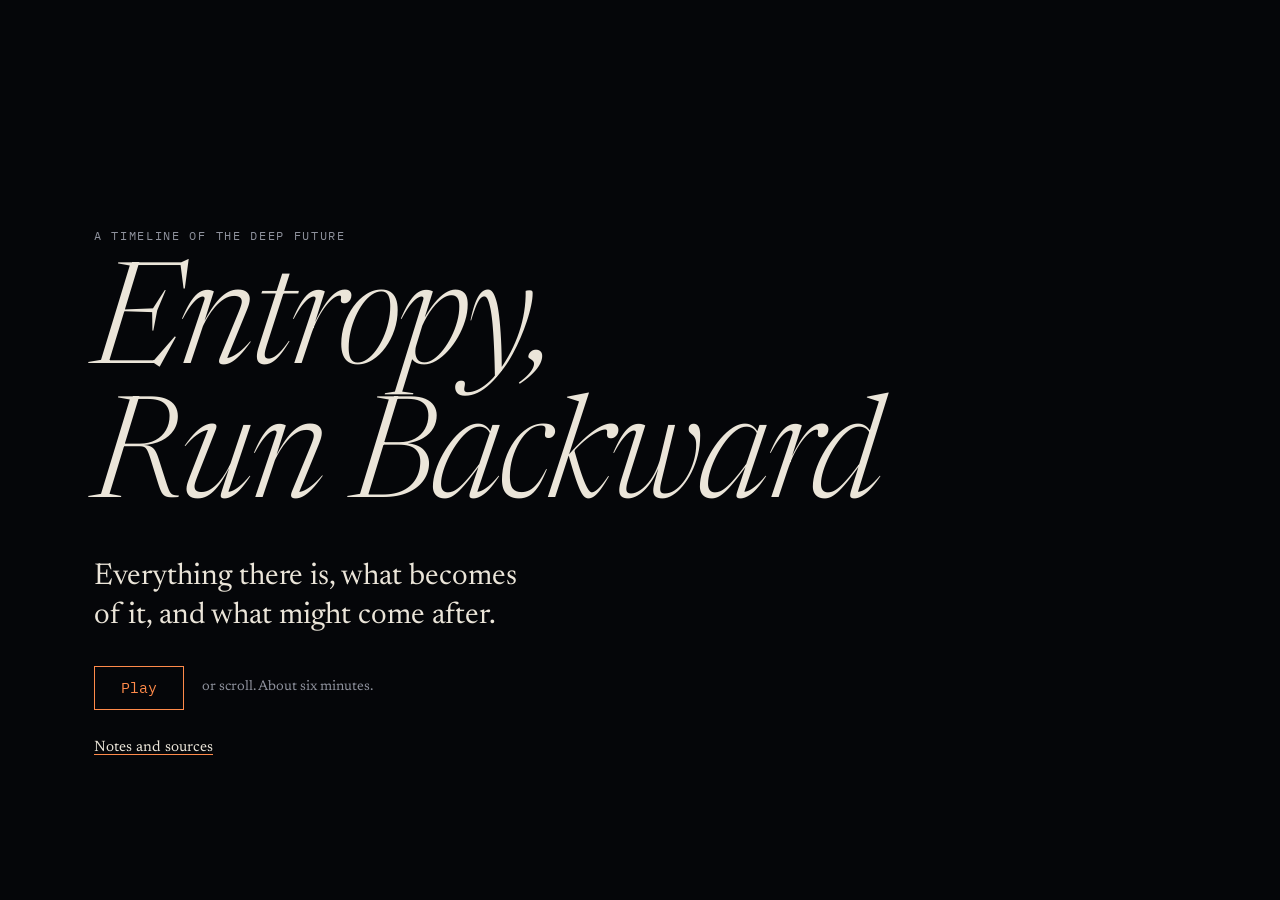
<file: src/base.html>
<!DOCTYPE html>
<html lang="en">
<head>
<meta charset="utf-8">
<meta name="viewport" content="width=device-width, initial-scale=1">
<title>Entropy, Run Backward</title>
<link rel="preconnect" href="https://fonts.googleapis.com">
<link rel="preconnect" href="https://fonts.gstatic.com" crossorigin>
<link href="https://fonts.googleapis.com/css2?family=IBM+Plex+Mono:wght@400;500&family=Newsreader:ital,opsz,wght@0,6..72,300..600;1,6..72,300..500&display=swap" rel="stylesheet">
<style>
:root {
  /* One cold, dark world. Heat is the only color: particles, stars and accents use blackbody hues. */
  /* Layout: a reading column with instruments set wide beneath it; each section is marked by the equation it demonstrates. */
  --void: #050609;
  --panel: #0d0f15;
  --line: #242836;
  --bone: #ebe5d9;
  --dim: #8e919c;
  --ember: #ff8a4a;
  --ice: #a9c8ff;
  --display: "Newsreader", "Iowan Old Style", "Palatino Linotype", Georgia, serif;
  --mono: "IBM Plex Mono", ui-monospace, "SFMono-Regular", Menlo, Consolas, monospace;
  color-scheme: dark;
}
* { box-sizing: border-box; }
html { background: var(--void); }
body {
  margin: 0;
  background: var(--void);
  color: var(--bone);
  font-family: var(--display);
  font-size: 19px;
  line-height: 1.58;
  font-optical-sizing: auto;
  -webkit-font-smoothing: antialiased;
  padding-bottom: 72px;
}
a { color: var(--bone); text-decoration-color: var(--ember); text-underline-offset: 3px; }
a:hover { color: var(--ember); }
sup { font-size: 0.62em; line-height: 0; vertical-align: 0.62em; }
.wrap { max-width: 1140px; margin: 0 auto; padding: 0 24px; }
@media (max-width: 520px) { .wrap { padding: 0 16px; } body { font-size: 18px; } }

/* ---------- hero ---------- */
.hero { display: grid; grid-template-columns: minmax(0, 1fr) minmax(0, 540px); gap: 48px; padding: 56px 0 40px; align-items: start; }
@media (max-width: 940px) { .hero { grid-template-columns: minmax(0, 1fr); gap: 28px; padding-top: 36px; } .boltz { font-size: clamp(56px, 16vw, 120px); } }
.kicker { font-family: var(--mono); font-size: 12px; letter-spacing: 0.14em; text-transform: uppercase; color: var(--dim); margin: 0 0 18px; }
.boltz {
  font-family: var(--display); font-style: italic; font-weight: 300;
  font-size: clamp(56px, 7.4vw, 116px); line-height: 0.92; letter-spacing: -0.025em;
  margin: 0; white-space: nowrap; font-variation-settings: "opsz" 72;
}
.boltz .op { font-style: normal; font-weight: 300; color: var(--dim); padding: 0 0.06em; }
.boltz .k { color: var(--ember); }
.grave { font-size: 15px; line-height: 1.5; color: var(--dim); max-width: 46ch; margin: 14px 0 34px; }
.lead { font-size: clamp(30px, 3.6vw, 44px); font-weight: 400; line-height: 1.12; margin: 0 0 16px; text-wrap: balance; letter-spacing: -0.01em; }
.prose { max-width: 62ch; }
.prose p { margin: 0 0 1em; }

/* ---------- instruments ---------- */
.box { position: relative; background: var(--panel); border: 1px solid var(--line); }
canvas { display: block; width: 100%; }
.sq { aspect-ratio: 1 / 1; }
.controls { display: flex; flex-wrap: wrap; gap: 10px 18px; align-items: center; margin: 14px 0 0; }
.seg { display: inline-flex; border: 1px solid var(--line); }
.seg button { border: 0; border-right: 1px solid var(--line); }
.seg button:last-child { border-right: 0; }
.ctl-label { font-family: var(--mono); font-size: 11px; letter-spacing: 0.1em; text-transform: uppercase; color: var(--dim); margin-right: 8px; }
button {
  font-family: var(--mono); font-size: 13px; color: var(--bone); background: transparent;
  border: 1px solid var(--line); padding: 8px 12px; cursor: pointer; line-height: 1.2;
  transition: background-color .15s, color .15s, border-color .15s;
}
button:hover { border-color: var(--ember); }
.seg button:hover { background: #161925; }
.seg button[aria-pressed="true"]:hover { background: var(--ember); }
.prose sup sup { font-size: 0.86em; }
button[aria-pressed="true"] { background: var(--ember); color: #160b05; }
button.primary { border-color: var(--ember); color: var(--ember); }
button.primary:hover { background: var(--ember); color: #160b05; }
button:disabled { opacity: 0.35; cursor: default; }
button:disabled:hover { background: transparent; border-color: var(--line); }
:focus-visible { outline: 2px solid var(--ember); outline-offset: 2px; }
input[type="text"] {
  font-family: var(--mono); font-size: 14px; color: var(--bone); background: var(--panel);
  border: 1px solid var(--line); padding: 9px 11px; width: 100%; min-width: 0;
}
.readouts { display: grid; grid-template-columns: repeat(auto-fit, minmax(170px, 1fr)); gap: 1px; background: var(--line); border: 1px solid var(--line); margin: 22px 0 0; }
.ro { background: var(--void); padding: 12px 14px 13px; }
.ro .l { font-family: var(--mono); font-size: 11px; letter-spacing: 0.06em; text-transform: uppercase; color: var(--dim); line-height: 1.35; }
.ro .v { font-family: var(--mono); font-size: 21px; font-variant-numeric: tabular-nums; margin-top: 6px; line-height: 1.25; }
.ro .v small { font-size: 12px; color: var(--dim); }
.gauge { height: 4px; background: var(--line); margin-top: 9px; }
.gauge i { display: block; height: 100%; width: 100%; background: var(--ember); transform-origin: left; }
.note { font-size: 15px; line-height: 1.55; color: var(--dim); max-width: 70ch; }
.mini-row { display: grid; grid-template-columns: 1.4fr 1fr; gap: 12px; margin-top: 12px; }
.mini { background: var(--panel); border: 1px solid var(--line); }
.mini .cap { font-family: var(--mono); font-size: 10.5px; letter-spacing: 0.08em; text-transform: uppercase; color: var(--dim); padding: 8px 10px 0; }
.mini canvas { height: 92px; }

/* ---------- sections ---------- */
section.sec { border-top: 1px solid var(--line); padding: 64px 0 56px; }
.eq { display: flex; align-items: baseline; gap: 16px; margin: 0 0 14px; flex-wrap: wrap; }
.eq .n { font-family: var(--mono); font-size: 12px; color: var(--ember); letter-spacing: 0.1em; }
.eq .f { font-family: var(--display); font-style: italic; font-size: 22px; color: var(--dim); font-variation-settings: "opsz" 36; }
h2 { font-family: var(--display); font-weight: 400; font-size: clamp(34px, 4.4vw, 54px); line-height: 1.05; margin: 0 0 22px; letter-spacing: -0.015em; text-wrap: balance; font-variation-settings: "opsz" 72; }
.inst { margin: 30px 0 30px; }
.scaled { display: grid; grid-template-columns: 120px minmax(0, 1fr); gap: 20px; margin-top: 34px; padding-top: 20px; border-top: 1px dashed var(--line); max-width: 860px; }
.scaled .tag { font-family: var(--mono); font-size: 11px; letter-spacing: 0.14em; text-transform: uppercase; color: var(--ember); padding-top: 6px; }
.scaled p { margin: 0; font-style: italic; font-size: 21px; line-height: 1.5; font-variation-settings: "opsz" 24; }
@media (max-width: 620px) { .scaled { grid-template-columns: minmax(0, 1fr); gap: 6px; } .mini-row { grid-template-columns: minmax(0, 1fr); } }

/* twins */
.twins { display: grid; grid-template-columns: 1fr 1fr; gap: 14px; }
.twin-head { display: flex; justify-content: space-between; align-items: baseline; font-family: var(--mono); font-size: 12px; color: var(--dim); margin-bottom: 7px; gap: 8px; }
.twin-head b { color: var(--bone); font-weight: 500; letter-spacing: 0.04em; }
.twin-head .stat { font-variant-numeric: tabular-nums; }
.clock { font-family: var(--mono); font-size: 15px; font-variant-numeric: tabular-nums; color: var(--bone); min-width: 15ch; }
.clock.back { color: var(--ice); }
.verdict { font-family: var(--mono); font-size: 13.5px; line-height: 1.6; margin-top: 14px; min-height: 3.2em; color: var(--bone); max-width: 92ch; }
.verdict .a { color: var(--ember); }
.verdict .b { color: var(--ice); }
.chart { margin-top: 14px; }
.chart canvas { height: 210px; }
@media (max-width: 520px) { .twins { gap: 8px; } .chart canvas { height: 180px; } .twin-head { flex-direction: column; align-items: flex-start; gap: 1px; } }

/* memory */
.memory-text {
  font-family: var(--display); font-size: clamp(26px, 3.6vw, 40px); line-height: 1.3; font-weight: 400;
  padding: 26px 28px; min-height: 3.8em; word-break: break-word; letter-spacing: 0.005em;
  font-variation-settings: "opsz" 48;
}
.memory-text span.bad { color: var(--ember); }
.memory-text span.flash { color: #fff3e0; text-shadow: 0 0 14px var(--ember); }
.mem-input { display: flex; gap: 10px; margin-top: 12px; }
.mem-input input { flex: 1; }

/* photons */
.ph canvas { height: 250px; }

/* cosmos */
.cosmos canvas { height: 460px; }
@media (max-width: 620px) { .cosmos canvas { height: 330px; } }
.cosmos-overlay { position: absolute; left: 14px; top: 12px; right: 14px; display: flex; justify-content: space-between; gap: 12px; pointer-events: none; font-family: var(--mono); font-size: 12px; color: var(--dim); }
.cosmos-overlay .era { color: var(--bone); letter-spacing: 0.1em; text-transform: uppercase; }
.slider-wrap { margin-top: 16px; }
.bands { position: relative; height: 26px; }
.bands div { position: absolute; top: 0; height: 100%; border-left: 1px solid var(--line); font-family: var(--mono); font-size: 10.5px; letter-spacing: 0.08em; text-transform: uppercase; color: var(--dim); padding: 6px 0 0 7px; overflow: hidden; white-space: nowrap; }
input[type="range"] { -webkit-appearance: none; appearance: none; width: 100%; height: 30px; background: transparent; margin: 0; cursor: pointer; }
input[type="range"]::-webkit-slider-runnable-track { height: 2px; background: linear-gradient(90deg, #fff1d6 0%, var(--ember) 18%, #a33a1c 30%, #3a2a2a 62%, #1b1d26 90%, #101119 100%); }
input[type="range"]::-moz-range-track { height: 2px; background: linear-gradient(90deg, #fff1d6 0%, var(--ember) 18%, #a33a1c 30%, #3a2a2a 62%, #1b1d26 90%, #101119 100%); }
input[type="range"]::-webkit-slider-thumb { -webkit-appearance: none; width: 14px; height: 22px; margin-top: -10px; background: var(--bone); border: 0; border-radius: 1px; }
input[type="range"]::-moz-range-thumb { width: 14px; height: 22px; background: var(--bone); border: 0; border-radius: 1px; }
.ticks { position: relative; height: 18px; font-family: var(--mono); font-size: 10.5px; color: var(--dim); }
.ticks span { position: absolute; transform: translateX(-50%); white-space: nowrap; }
@media (max-width: 620px) { .ticks span.opt { display: none; } .bands div { font-size: 9px; padding-left: 4px; } }
.event { font-size: 20px; line-height: 1.5; min-height: 3em; margin: 18px 0 0; max-width: 70ch; font-style: italic; font-variation-settings: "opsz" 24; }

/* coda + footer */
.coda h2 { max-width: 20ch; }
footer { border-top: 1px solid var(--line); padding: 36px 0 20px; }
footer p { font-size: 14.5px; line-height: 1.6; color: var(--dim); max-width: 80ch; margin: 0 0 12px; }
footer a { color: var(--dim); }

/* the reader's own entropy */
.you {
  position: fixed; right: 16px; bottom: 14px; z-index: 5; max-width: calc(100% - 32px);
  font-family: var(--mono); font-size: 12px; color: var(--dim); background: rgba(13, 15, 21, 0.92);
  border: 1px solid var(--line); padding: 8px 12px; font-variant-numeric: tabular-nums; line-height: 1.45;
  backdrop-filter: blur(6px);
}
.you b { color: var(--bone); font-weight: 500; }
.sr { position: absolute; width: 1px; height: 1px; overflow: hidden; clip: rect(0 0 0 0); white-space: nowrap; }
.you .hot { color: var(--ember); }
@media (max-width: 520px) { .you { left: 8px; right: 8px; bottom: 8px; max-width: none; font-size: 11px; padding: 6px 10px; } .you .long { display: none; } }
@media (prefers-reduced-motion: reduce) { * { transition: none !important; } }
/* ---------- film shell ---------- */
#film[hidden], #notes[hidden] { display: none; }
body:not(.is-notes) { padding-bottom: 0; }
body:not(.is-notes) .you { display: none; }
.film-title { min-height: 100vh; min-height: 100svh; display: flex; align-items: flex-end; padding: 0 0 14vh; }
.film-title .wrap { width: 100%; }
.film-h1 { font-family: var(--display); font-style: italic; font-weight: 300; font-size: clamp(54px, 11vw, 148px); line-height: 0.95; letter-spacing: -0.025em; margin: 0 0 26px; font-variation-settings: "opsz" 72; }
.film-lead { font-size: clamp(21px, 2.6vw, 30px); line-height: 1.3; max-width: 26ch; margin: 0 0 30px; text-wrap: balance; }
.film-title .controls { margin: 0 0 26px; }
.film-title button { padding: 12px 26px; font-size: 15px; }
.film-or { font-size: 14px; }
.film-play { position: fixed; right: 14px; bottom: 14px; z-index: 6; background: rgba(7, 8, 12, 0.82); font-size: 12px; padding: 8px 12px; min-width: 64px; }
.film-play[aria-pressed="true"] { background: rgba(7, 8, 12, 0.82); color: var(--ember); border-color: var(--ember); }
body.is-notes .film-play, body.no-autoplay .film-play, body.no-autoplay #filmStart, body.no-autoplay .film-or { display: none; }
.notes-back { margin: 28px 0 0; }
.notes-back a { color: var(--dim); text-decoration: none; }
.notes-back a:hover { color: var(--ember); }
/* interstitial cards between acts */
.film-card { min-height: 100vh; min-height: 100svh; display: flex; align-items: center; }
.film-card .wrap { width: 100%; }
.film-card .film-act { font-family: var(--mono); font-size: 12px; letter-spacing: 0.18em; text-transform: uppercase; color: var(--ember); margin: 0 0 18px; }
.film-card h2 { font-style: italic; font-weight: 300; font-size: clamp(44px, 8vw, 104px); line-height: 1; margin: 0 0 22px; }
.film-card p.film-line { font-size: clamp(19px, 2.2vw, 24px); line-height: 1.4; max-width: 30ch; margin: 0; color: var(--bone); text-wrap: balance; }
body.at-title .film-play { opacity: 0; pointer-events: none; }
.film-play { transition: opacity .3s; }
/*@inventory.css*/
/*@ledger.css*/
/*@after.css*/
/*@wait.css*/
/*@descent.css*/
</style>
</head>
<body>

<!-- ================= THE FILM ================= -->
<div id="film">

<section class="film-title" id="top">
  <div class="wrap">
    <p class="kicker">A timeline of the deep future</p>
    <h1 class="film-h1">Entropy,<br>Run Backward</h1>
    <p class="film-lead">Everything there is, what becomes of it, and what might come after.</p>
    <div class="controls"><button id="filmStart" class="primary" type="button">Play</button><span class="note film-or">or scroll. About six minutes.</span></div>
    <p class="note"><a href="#notes">Notes and sources</a></p>
  </div>
</section>

<!--@inventory.html-->

<!--@descent.html-->

<!--@wait.html-->

</div><!-- /#film -->
<button id="filmPlay" class="film-play" type="button" aria-pressed="false">Play</button>

<!-- ================= NOTES: the mechanism and the sources ================= -->
<div id="notes" hidden>
<div class="wrap">
<p class="kicker notes-back"><a href="#top">← Back to the film</a></p>

<!-- ================= HERO / EXPERIMENT 1 ================= -->
<header class="hero">
  <div>
    <p class="kicker">Notes · the mechanism behind the film</p>
    <h1 class="boltz" aria-label="S equals k log W">S<span class="op">=</span><span class="k">k</span> log W</h1>
    <p class="grave">Carved on Ludwig Boltzmann's grave in Vienna. S is entropy. W counts the microscopic arrangements that look identical from outside. The constant k converts that count into joules per kelvin. Boltzmann died in 1906, a few years before experiments settled that the atoms his formula counts are real.</p>

    <div class="eq"><span class="n">01</span><span class="f">S = k ln W</span></div>
    <p class="lead">Nothing pushes them apart.</p>
    <div class="prose">
      <p>These 360 particles start packed into one corner. The rules they follow run the same forward and backward, and no force drives them outward. They spread because there are incomparably more ways to be spread out than to stay in the corner, and their motion wanders through arrangements without preference. It ends up where almost all the arrangements are.</p>
      <p>Watch the energy and the work. The energy never changes. The work it could do drains away.</p>
    </div>
  </div>

  <div>
    <div class="box"><canvas id="heroCanvas" class="sq" aria-label="A box of 360 gas particles spreading from the lower-left corner"></canvas></div>
    <div class="controls">
      <button id="heroPlay" class="primary" type="button">Pause</button>
      <button id="heroRestart" type="button">Restart</button>
      <span><span class="ctl-label">Observer resolution</span><span class="seg" id="heroRes" role="group" aria-label="Observer resolution">
        <button type="button" data-g="2">2×2</button><button type="button" data-g="4">4×4</button><button type="button" data-g="8" aria-pressed="true">8×8</button><button type="button" data-g="16">16×16</button>
      </span></span>
      <span class="seg" id="heroView" role="group" aria-label="View">
        <button type="button" data-v="p" aria-pressed="true">Particles</button><button type="button" data-v="c">What the observer sees</button>
      </span>
    </div>
    <div class="mini-row">
      <div class="mini"><div class="cap">Entropy over time, S / S<sub>max</sub></div><canvas id="heroStrip" aria-label="Entropy over time"></canvas></div>
      <div class="mini"><div class="cap">Speeds vs. Maxwell–Boltzmann</div><canvas id="heroHist" aria-label="Particle speed histogram with the Maxwell-Boltzmann curve"></canvas></div>
    </div>
  </div>
</header>

<div class="readouts" id="heroReadouts">
  <div class="ro"><div class="l">Time</div><div class="v" id="r-t">0.0 s</div></div>
  <div class="ro"><div class="l">Entropy, S/k = ln W</div><div class="v" id="r-s">–</div></div>
  <div class="ro"><div class="l">Arrangements now, compared with the start</div><div class="v" id="r-w">×1</div></div>
  <div class="ro"><div class="l">Energy in the box</div><div class="v" id="r-e">100%</div><div class="gauge"><i id="g-e"></i></div></div>
  <div class="ro"><div class="l">Work it could still do</div><div class="v" id="r-f">–</div><div class="gauge"><i id="g-f"></i></div></div>
  <div class="ro"><div class="l">Odds a random instant finds all 360 back in the corner</div><div class="v">1 in 10<sup>217</sup></div></div>
</div>
<p class="note" style="margin-top:14px">How the entropy is counted: the observer divides the box into cells and records only how many particles sit in each. W = N!/(n<sub>1</sub>! n<sub>2</sub>! …) is the number of ways to assign particles to cells that produces those counts. Change the resolution and the number changes, because entropy measures what a description leaves out. At 2×2 the starting state has exactly one arrangement and zero entropy. Velocities carry entropy too: every particle starts at the same speed, and the histogram relaxes to the Maxwell–Boltzmann curve. “Work it could still do” is the free energy above equilibrium, k·T·(S<sub>eq</sub> − S), in units of the gas's own kT. The odds in the last tile are (¼)<sup>360</sup>. If the gas tried a fresh arrangement every second, you would wait about 10<sup>209</sup> years to see the corner refill by chance. Keep that number in mind for the end of this page.</p>

<div class="scaled">
  <div class="tag">Scaled up</div>
  <p>When the gas has spread, every joule is still there and almost none of it can be used, because no difference is left to drive anything. The heat death of the universe means exactly this at the size of everything. It is the end of differences, with all the energy still accounted for.</p>
</div>

<!-- ================= EXPERIMENT 2 ================= -->
<section class="sec" id="backward">
  <div class="eq"><span class="n">02</span><span class="f">δ(t) ≈ δ<sub>0</sub> e<sup>λt</sup></span></div>
  <h2>Run it backward.</h2>
  <div class="prose">
    <p>The collisions in these two boxes are computed with integer arithmetic that is exactly reversible. Reverse every velocity and the gas retraces its history bit for bit, back into the left half where it started. The laws permit un-mixing, and box A will prove it.</p>
    <p>Box B is a copy of A with one difference. At the instant you reverse time, every particle in B lands a tiny distance off, by the amount you choose below. Try reversing at about 4 seconds. Then reset, let it run for 15 seconds, and try again.</p>
  </div>

  <div class="inst">
    <div class="controls" style="margin:0 0 14px">
      <button id="twGo" class="primary" type="button">Start</button>
      <button id="twRev" type="button" disabled>Reverse time</button>
      <button id="twReset" type="button">Reset</button>
      <span class="clock" id="twClock" aria-live="off">t = 0.0 s</span>
    </div>
    <div class="controls" style="margin:0 0 16px">
      <span><span class="ctl-label">B's error, as a fraction of the box</span><span class="seg" id="twEps" role="group" aria-label="Size of B's error">
        <button type="button" data-e="-3" title="A millimeter, if the box were a meter">10<sup>−3</sup></button><button type="button" data-e="-6" title="A micrometer, if the box were a meter">10<sup>−6</sup></button><button type="button" data-e="-9" title="A nanometer, a few atoms across, if the box were a meter">10<sup>−9</sup></button><button type="button" data-e="-12" aria-pressed="true" title="A picometer, about a hundredth of an atom, if the box were a meter">10<sup>−12</sup></button><button type="button" data-e="-15" title="About the width of a proton, if the box were a meter">10<sup>−15</sup></button>
      </span></span>
      <span class="note" id="twEpsNote" style="font-size:14px">If the box were a meter wide: about a hundredth of an atom.</span>
    </div>
    <div class="twins">
      <div>
        <div class="twin-head"><b>A · exact reversal</b><span class="stat" id="twA">left half 100%</span></div>
        <div class="box"><canvas id="twCanA" class="sq" aria-label="Box A"></canvas></div>
      </div>
      <div>
        <div class="twin-head"><b>B · with error</b><span class="stat" id="twB">left half 100%</span></div>
        <div class="box"><canvas id="twCanB" class="sq" aria-label="Box B"></canvas></div>
      </div>
    </div>
    <div class="mini chart"><div class="cap">Distance between A and B while rewinding, per particle, in box widths (log scale)</div><canvas id="twChart" aria-label="Divergence between A and B over time"></canvas></div>
    <div class="verdict" id="twVerdict" aria-live="polite">Press Start, let the gas spread, then reverse time.</div>
  </div>

  <div class="prose">
    <p>In a gas, small errors grow exponentially. Each collision multiplies them, here by roughly tenfold every half second, which is why the chart climbs in a straight line. Every factor of a thousand in extra precision buys only a second or two more of recoverable past. Precision cannot keep up with time.</p>
    <p>Notice what B does once its error catches up: it starts mixing again, entropy rising, even though you reversed it. Its arrow of time turns back around by itself.</p>
    <p>Nothing in B was destroyed. The information about where the particles began is still in the box, smeared into correlations among all 150 positions and velocities. Liouville's theorem guarantees that the exact, fine-grained entropy never changes. What rises is the entropy of every description short of perfect, and every observer that can exist holds a description short of perfect.</p>
  </div>
  <div class="scaled">
    <div class="tag">Scaled up</div>
    <p>As far as we know, the basic laws of physics are reversible in the same way, and most physicists now expect that even black holes give back what falls in, scrambled into their radiation. If so, heat death erases nothing. The full record of every star and every life persists, encrypted, with the key spread across the whole universe.</p>
  </div>
</section>

<!-- ================= EXPERIMENT 3 ================= -->
<section class="sec" id="memory">
  <div class="eq"><span class="n">03</span><span class="f">Q ≥ kT ln 2 per bit</span></div>
  <h2>Keeping anything costs heat.</h2>
  <div class="prose">
    <p>Write something you want to keep. Each character below is stored as 6 bits, and heat jostles every bit, the way thermal noise eventually flips the bits in a real memory chip. Daniel Temkin's programming language <a href="https://entropy-lang.org/">Entropy</a> (2010) makes this the rule for code. Data decays as it's used, so a program has only a short window to say anything.</p>
  </div>

  <div class="inst">
    <div class="box"><div class="memory-text" id="memText" aria-live="off"></div></div>
    <form class="mem-input" id="memForm">
      <label for="memInput" class="ctl-label" style="align-self:center;margin:0">Write</label>
      <input type="text" id="memInput" maxlength="90" autocomplete="off" spellcheck="false" value="I was here. For a while, I kept this sentence from coming apart.">
      <button type="submit">Store it</button>
    </form>
    <div class="controls">
      <button id="memRepair" class="primary" type="button">Repair now</button>
      <button id="memAuto" type="button" aria-pressed="false">Keep repairing</button>
    </div>
    <div class="readouts">
      <div class="ro"><div class="l">Bits flipped by heat</div><div class="v" id="m-flip">0</div></div>
      <div class="ro"><div class="l">Information left about the original</div><div class="v" id="m-info">–</div><div class="gauge"><i id="g-info"></i></div></div>
      <div class="ro"><div class="l">Bits repaired so far</div><div class="v" id="m-rep">0</div></div>
      <div class="ro"><div class="l">Minimum heat released by repair, at 37 °C</div><div class="v" id="m-heat">0 J</div></div>
    </div>
  </div>

  <div class="prose">
    <p>To repair a bit you need a reference copy, and you have to discard the record of each error you fix. Rolf Landauer showed in 1961 that discarding one bit of information releases at least kT ln 2 of heat, about 3 × 10<sup>−21</sup> joules at body temperature. Real computers and brains spend thousands to millions of times more. The minimum is never zero.</p>
    <p>You can still read the sentence after a fair amount of damage because English is redundant. Shannon estimated that each letter carries only about one bit of real information. Redundancy is how memories survive noise, and repair is where the bill comes due.</p>
    <p>A hard drive, a cell, a habit and a self all last this way. Each is a repair loop running on an energy supply, holding a small set of states against the vast set of others. Karl Friston's free-energy principle describes living things in close to these terms, as systems that keep returning to a narrow range of states.</p>
  </div>
  <div class="scaled">
    <div class="tag">Scaled up</div>
    <p>Repair has to be paid for with a gradient, such as something hot beside something cold, or a fuel and its exhaust. At heat death no gradients remain. Every record ever written, anywhere, goes the way of this sentence when you stop repairing it.</p>
  </div>
</section>

<!-- ================= EXPERIMENT 4 ================= -->
<section class="sec" id="sunlight">
  <div class="eq"><span class="n">04</span><span class="f">T<sub>Sun</sub> / T<sub>Earth</sub> ≈ 5,800 K / 255 K ≈ 20</span></div>
  <h2>You run on the difference.</h2>
  <div class="prose">
    <p>Earth radiates back into space almost exactly as much energy as it absorbs from the Sun. If it didn't, it would keep heating up. What changes is the form. Sunlight arrives as relatively few high-energy photons from a 5,800 K surface. Earth sheds the same energy as roughly twenty times as many low-energy infrared photons at about 255 K. The energy out matches the energy in, and it leaves with far more ways to be arranged.</p>
  </div>
  <div class="inst ph">
    <div class="box"><canvas id="phCanvas" aria-label="One visible photon arrives at Earth; about twenty infrared photons leave"></canvas></div>
    <div class="readouts">
      <div class="ro"><div class="l">Photons in</div><div class="v" id="p-in">0</div></div>
      <div class="ro"><div class="l">Photons out</div><div class="v" id="p-out">0</div></div>
      <div class="ro"><div class="l">Energy out ÷ energy in</div><div class="v">1.00</div></div>
      <div class="ro"><div class="l">Entropy out ÷ entropy in</div><div class="v">≈ 20</div></div>
    </div>
  </div>
  <div class="prose">
    <p>Erwin Schrödinger put it in 1944: “What an organism feeds upon is negative entropy.” Wind, rain, photosynthesis, digestion and the electrical activity you're using to read this sentence all happen inside the gap between those two kinds of light.</p>
  </div>
  <div class="scaled">
    <div class="tag">Scaled up</div>
    <p>Stars are the universe's only large supply of low-entropy light. Star formation winds down over the next one to a hundred trillion years as the gas runs out. The last red dwarfs fade by about a hundred trillion years, and the gap everything lives in closes.</p>
  </div>
</section>

<!--@ledger.html-->

<!--@after.html-->

<!-- ================= CODA ================= -->
<section class="sec coda">
  <div class="eq"><span class="n">∞</span><span class="f">S<sub>past</sub> &lt; S<sub>now</sub></span></div>
  <h2>Every arrow points away from one improbable fact.</h2>
  <div class="prose">
    <p>You remember yesterday and not tomorrow. Causes come before their effects. You age forward. Each of these is the second law at work, and each depends on entropy having been lower in the past. Follow that back and it ends at the Big Bang, which began in a state of astonishingly low entropy. Roger Penrose estimated the odds of a beginning that orderly, chosen at random, at about 1 in 10<sup>10<sup>123</sup></sup>.</p>
    <p>No accepted theory explains it. Philosophers call the assumption the Past Hypothesis. The whole descent you just scrolled through is that one improbable beginning being spent. Everything on this page rests on it, including the fact that you will remember reading this, and not the other way around.</p>
  </div>
</section>

<footer>
  <p>Built after Daniel Temkin's <a href="https://entropy-lang.org/">Entropy</a> (2010), a programming language in which data decays as it is used. The gas uses bit-reversible molecular dynamics after Levesque &amp; Verlet (1993): soft disks, integer positions, forces rounded pair by pair so every step can be undone exactly.</p>
  <p>Entropy budget: Egan &amp; Lineweaver, <a href="https://arxiv.org/abs/0909.3983">“A Larger Estimate of the Entropy of the Universe”</a> (2010). Far-future eras, brown-dwarf collisions, galactic evaporation and the 400-watt white dwarf: Adams &amp; Laughlin, <a href="https://arxiv.org/abs/astro-ph/9701131">“A Dying Universe”</a> (1997). The vanishing of other galaxies: Krauss &amp; Scherrer (2007). Milky Way and Andromeda odds: Sawala et al. (2025). Scale of the universe: Voyager 1's distance from NASA; Laniakea from Tully et al. (2014); galaxy counts from Conselice et al. (2016), whose two trillion is an upper estimate. Whether thought can last forever: Dyson, “Time Without End” (1979), and Krauss &amp; Starkman, <a href="https://arxiv.org/abs/astro-ph/9902189">“Life, the Universe, and Nothing”</a> (1999). Iron stars: Dyson (1979). A new beginning from empty space: Carroll &amp; Chen (2004). Recurrence: Dyson, Kleban &amp; Susskind (2002). The case against fluctuations in empty space: Boddy, Carroll &amp; Pollack (2014). Landauer (1961).</p>
  <p>Sky temperature and stretch assume flat ΛCDM with H<sub>0</sub> = 67.7 km/s/Mpc, Ω<sub>m</sub> = 0.31 and constant dark energy; the horizon temperature is the Gibbons–Hawking value, about 2 × 10<sup>−30</sup> K. Black hole figures are for non-rotating holes emitting only light. Proton decay has never been observed, and the lower limit on the proton's lifetime is about 10<sup>34</sup> years; the descent shows both branches. The lifetime of our galaxy's central black hole depends on how much it swallows first and is uncertain by several factors of ten.</p>
  <p>The star field is an illustrative sample with realistic proportions of red dwarfs, Sun-like stars and massive stars. The counter at the bottom of the screen assumes a resting metabolism of about 100 W released as heat into a 20 °C room.</p>
</footer>

</div>
</div><!-- /#notes -->

<div class="you" id="you" title="Estimate: ~100 W resting metabolism released as heat into a 20 °C room">You, so far: <b id="y-e">0 kJ</b><span class="long"> turned to heat</span> · <span class="hot">+<span id="y-s">0</span> J/K<span class="long"> of entropy</span></span> · <span id="y-b">0 bits</span></div>

<script>
(() => {
'use strict';
const reduced = window.matchMedia('(prefers-reduced-motion: reduce)').matches;
const $ = (id) => document.getElementById(id);
const MINUS = '−';

/* ---------------- engine: bit-reversible soft-disk gas ---------------- */
function mulberry32(a) {
  return function () {
    a |= 0; a = (a + 0x6D2B79F5) | 0;
    let t = Math.imul(a ^ (a >>> 15), 1 | a);
    t = (t + Math.imul(t ^ (t >>> 7), 61 | t)) ^ t;
    return ((t ^ (t >>> 14)) >>> 0) / 4294967296;
  };
}
const NB = [[1, 0], [1, 1], [0, 1], [-1, 1]];
function Gas(opts) {
  const N = opts.N, L = 1125899906842624; // 2^50 integer units per box width
  const sig = Math.round(opts.sigma * L), R = sig / 2, dt = opts.dt, K = opts.K;
  const c = dt * dt * K;
  const G = Math.max(1, Math.floor(L / sig)), cell = L / G;
  let X = new Float64Array(2 * N), P = new Float64Array(2 * N);
  const A = new Float64Array(2 * N), head = new Int32Array(G * G), next = new Int32Array(N);
  let pe = 0;
  const cellOf = (v) => { const k = Math.floor(v / cell); return k < 0 ? 0 : k >= G ? G - 1 : k; };
  function pair(i, j) {
    const dx = X[2 * i] - X[2 * j], dy = X[2 * i + 1] - X[2 * j + 1];
    if (dx >= sig || dx <= -sig || dy >= sig || dy <= -sig) return;
    const r2 = dx * dx + dy * dy;
    if (r2 >= sig * sig || r2 === 0) return;
    const r = Math.sqrt(r2), m = (c * (sig - r)) / r;
    const ax = Math.round(m * dx), ay = Math.round(m * dy);
    A[2 * i] += ax; A[2 * i + 1] += ay; A[2 * j] -= ax; A[2 * j + 1] -= ay;
    const o = (sig - r) / L; pe += 0.5 * K * o * o;
  }
  function accel() {
    A.fill(0); head.fill(-1); pe = 0;
    for (let i = 0; i < N; i++) { const h = cellOf(X[2 * i + 1]) * G + cellOf(X[2 * i]); next[i] = head[h]; head[h] = i; }
    for (let cy = 0; cy < G; cy++) for (let cx = 0; cx < G; cx++) {
      for (let i = head[cy * G + cx]; i !== -1; i = next[i]) {
        for (let j = next[i]; j !== -1; j = next[j]) pair(i, j);
        for (let q = 0; q < 4; q++) {
          const nx = cx + NB[q][0], ny = cy + NB[q][1];
          if (nx < 0 || nx >= G || ny >= G) continue;
          for (let j = head[ny * G + nx]; j !== -1; j = next[j]) pair(i, j);
        }
      }
    }
    for (let i = 0; i < N; i++) for (let d = 0; d < 2; d++) {
      const v = X[2 * i + d];
      if (v < R) { A[2 * i + d] += Math.round(c * (R - v)); const o = (R - v) / L; pe += 0.5 * K * o * o; }
      else if (v > L - R) { A[2 * i + d] -= Math.round(c * (v - (L - R))); const o = (v - L + R) / L; pe += 0.5 * K * o * o; }
    }
  }
  function step(n) {
    for (let s = 0; s < n; s++) {
      accel();
      for (let k = 0; k < 2 * N; k++) { const nx = 2 * X[k] - P[k] + A[k]; P[k] = X[k]; X[k] = nx; }
    }
  }
  function init(seed, region, v0) {
    const rnd = mulberry32(seed);
    const [x0, y0, x1, y1] = region, w = x1 - x0, h = y1 - y0;
    const cols = Math.ceil(Math.sqrt((N * w) / h)), rows = Math.ceil(N / cols);
    const sx = w / cols, sy = h / rows, jit = Math.max(0, Math.min(sx, sy) - opts.sigma) * 0.4;
    for (let i = 0; i < N; i++) {
      const x = x0 + sx * ((i % cols) + 0.5) + (rnd() - 0.5) * jit;
      const y = y0 + sy * (Math.floor(i / cols) + 0.5) + (rnd() - 0.5) * jit;
      const a = rnd() * Math.PI * 2;
      X[2 * i] = Math.round(x * L); X[2 * i + 1] = Math.round(y * L);
      P[2 * i] = X[2 * i] - Math.round(Math.cos(a) * v0 * dt * L);
      P[2 * i + 1] = X[2 * i + 1] - Math.round(Math.sin(a) * v0 * dt * L);
    }
  }
  return {
    N, L, dt, sigma: opts.sigma,
    get X() { return X; }, get P() { return P; }, get pe() { return pe; },
    step, init,
    reverse() { const t = X; X = P; P = t; },
    snapshot() { return { X: X.slice(), P: P.slice() }; },
    copyFrom(g) { X.set(g.X); P.set(g.P); },
    nudge(i, d, u) { X[2 * i + d] += u; },
    ke() { let s = 0; for (let k = 0; k < 2 * N; k++) { const v = (X[k] - P[k]) / L / dt; s += v * v; } return s / 2; },
  };
}

/* ---------------- shared helpers ---------------- */
const LF = new Float64Array(1001); for (let i = 1; i <= 1000; i++) LF[i] = LF[i - 1] + Math.log(i);
const css = getComputedStyle(document.documentElement);
const C = {
  void: css.getPropertyValue('--void').trim(), panel: css.getPropertyValue('--panel').trim(),
  line: css.getPropertyValue('--line').trim(), bone: css.getPropertyValue('--bone').trim(),
  dim: css.getPropertyValue('--dim').trim(), ember: css.getPropertyValue('--ember').trim(),
  ice: css.getPropertyValue('--ice').trim(),
};
function blackbody(T) { // Tanner Helland approximation, T in kelvin
  const t = T / 100; let r, g, b;
  if (t <= 66) { r = 255; g = 99.4708025861 * Math.log(t) - 161.1195681661; b = t <= 19 ? 0 : 138.5177312231 * Math.log(t - 10) - 305.0447927307; }
  else { r = 329.698727446 * Math.pow(t - 60, -0.1332047592); g = 288.1221695283 * Math.pow(t - 60, -0.0755148492); b = 255; }
  const cl = (v) => Math.max(0, Math.min(255, Math.round(v)));
  return [cl(r), cl(g), cl(b)];
}
// relative kinetic energy q = v^2/<v^2> -> colour
const BB = []; for (let i = 0; i < 256; i++) { const q = (i / 255) * 3; const T = 900 * Math.pow(14, Math.min(q, 3) / 3); const c = blackbody(T); BB.push(`rgb(${c[0]},${c[1]},${c[2]})`); }
const bbIndex = (q) => Math.max(0, Math.min(255, Math.round((q / 3) * 255)));
function fit(cv) {
  const r = cv.getBoundingClientRect(), d = Math.min(2, window.devicePixelRatio || 1);
  const w = Math.max(1, Math.round(r.width * d)), h = Math.max(1, Math.round(r.height * d));
  if (cv.width !== w || cv.height !== h) { cv.width = w; cv.height = h; }
  return { w, h, d };
}
const fmtInt = (n) => Math.round(n).toLocaleString('en-US');
const neg = (s) => String(s).replace('-', MINUS);
function sci(x, digits = 1) { // HTML scientific notation
  if (x === 0) return '0';
  const e = Math.floor(Math.log10(Math.abs(x))), m = x / Math.pow(10, e);
  if (e >= -2 && e <= 3) return x.toFixed(Math.max(0, digits + 1 - Math.max(0, e)));
  return `${m.toFixed(digits)} × 10<sup>${neg(e)}</sup>`;
}
function pow10html(p) { // 10^p where p may be enormous
  if (Math.abs(p) < 1e6) return `10<sup>${neg(fmtInt(p))}</sup>`;
  const e = Math.floor(Math.log10(Math.abs(p))), m = Math.abs(p) / Math.pow(10, e);
  return `10<sup>${p < 0 ? MINUS : ''}${m.toFixed(1)}×10<sup>${e}</sup></sup>`;
}
function drawParticles(ctx, gas, W, H, rPx, alpha = 1) {
  const X = gas.X, P = gas.P, N = gas.N, L = gas.L, dt = gas.dt;
  let m2 = 0; const v2 = new Float64Array(N);
  for (let i = 0; i < N; i++) { const vx = (X[2 * i] - P[2 * i]) / L / dt, vy = (X[2 * i + 1] - P[2 * i + 1]) / L / dt; v2[i] = vx * vx + vy * vy; m2 += v2[i]; }
  m2 = m2 / N || 1;
  ctx.globalAlpha = alpha;
  for (let i = 0; i < N; i++) {
    ctx.fillStyle = BB[bbIndex(v2[i] / m2)];
    ctx.beginPath(); ctx.arc((X[2 * i] / L) * W, (X[2 * i + 1] / L) * H, rPx, 0, Math.PI * 2); ctx.fill();
  }
  ctx.globalAlpha = 1;
  return v2;
}

/* shared API for the modules that load after this script */
const frameHooks = [], resizeHooks = [];
window.ENT = { $, C, MINUS, reduced, mulberry32, blackbody, fit, fmtInt, neg, sci, pow10html, onFrame: (f) => frameHooks.push(f), onResize: (f) => resizeHooks.push(f) };

/* visibility: only animate what is on screen */
const visible = new Map();
const io = new IntersectionObserver((es) => es.forEach((e) => visible.set(e.target, e.isIntersecting)), { rootMargin: '80px' });
function watch(el) { visible.set(el, true); io.observe(el); }
window.ENT.watch = watch; window.ENT.isVisible = (el) => visible.get(el) !== false;

/* ================= 1. HERO GAS ================= */
const hero = (() => {
  const cfg = { N: 360, sigma: 0.02, dt: 1 / 480, K: 11000 };
  const region = [0, 0.5, 0.5, 1], v0 = 0.3, seed = 7, RES = [2, 4, 8, 16];
  const cv = $('heroCanvas'), ctx = cv.getContext('2d');
  const strip = $('heroStrip'), sctx = strip.getContext('2d');
  const hist = $('heroHist'), hctx = hist.getContext('2d');
  const gas = Gas(cfg);
  let steps = 0, acc = 0, running = !reduced, G = 8, view = 'p';
  let S0 = {}, Smax = {}, Seq = {}, E0 = 1, samples = [], lastSample = -1, lastUI = 0;
  const counts = new Int32Array(256);

  function entropyAt(g, X) {
    counts.fill(0, 0, g * g);
    for (let i = 0; i < cfg.N; i++) {
      let x = Math.floor((X[2 * i] / gas.L) * g), y = Math.floor((X[2 * i + 1] / gas.L) * g);
      x = x < 0 ? 0 : x >= g ? g - 1 : x; y = y < 0 ? 0 : y >= g ? g - 1 : y;
      counts[y * g + x]++;
    }
    let s = LF[cfg.N]; for (let k = 0; k < g * g; k++) s -= LF[counts[k]];
    return s;
  }
  // equilibrium averages by sampling uniform random positions (ideal-gas estimate)
  (function calibrate() {
    const rnd = mulberry32(42), tmp = new Float64Array(2 * cfg.N), L = 1125899906842624;
    for (const g of RES) {
      const M = g * g, q = Math.floor(cfg.N / M), r = cfg.N % M;
      Smax[g] = LF[cfg.N] - (M - r) * LF[q] - r * LF[q + 1];
      let sum = 0; const T = 160;
      for (let t = 0; t < T; t++) { for (let k = 0; k < 2 * cfg.N; k++) tmp[k] = rnd() * L; sum += entropyAt(g, tmp); }
      Seq[g] = sum / T;
    }
  })();
  function restart() {
    gas.init(seed, region, v0); gas.step(0);
    steps = 0; acc = 0; samples = []; lastSample = -1;
    for (const g of RES) S0[g] = entropyAt(g, gas.X);
    E0 = gas.ke(); // start has no overlaps, so PE = 0
    sample(); draw(); ui(true);
  }
  function sample() {
    const s = { t: steps * cfg.dt };
    for (const g of RES) s[g] = entropyAt(g, gas.X);
    samples.push(s); if (samples.length > 1400) samples.splice(0, samples.length - 1400);
  }
  function draw() {
    const { w, h, d } = fit(cv);
    ctx.fillStyle = C.panel; ctx.fillRect(0, 0, w, h);
    // grid and observer cells
    const cw = w / G, ch = h / G;
    if (view === 'c') {
      entropyAt(G, gas.X);
      const mean = cfg.N / (G * G);
      for (let y = 0; y < G; y++) for (let x = 0; x < G; x++) {
        const n = counts[y * G + x]; if (!n) continue;
        ctx.fillStyle = C.ember; ctx.globalAlpha = Math.min(0.9, 0.08 + (0.45 * n) / mean / 2.2);
        ctx.fillRect(x * cw, y * ch, cw, ch);
      }
      ctx.globalAlpha = 1;
      if (G <= 8) {
        ctx.fillStyle = C.bone; ctx.font = `${Math.round(Math.min(cw, ch) * 0.26)}px "IBM Plex Mono", monospace`;
        ctx.textAlign = 'center'; ctx.textBaseline = 'middle';
        for (let y = 0; y < G; y++) for (let x = 0; x < G; x++) ctx.fillText(String(counts[y * G + x]), (x + 0.5) * cw, (y + 0.5) * ch);
      }
    }
    ctx.strokeStyle = C.line; ctx.lineWidth = Math.max(1, d * 0.6); ctx.beginPath();
    for (let k = 1; k < G; k++) { ctx.moveTo(Math.round(k * cw) + 0.5, 0); ctx.lineTo(Math.round(k * cw) + 0.5, h); ctx.moveTo(0, Math.round(k * ch) + 0.5); ctx.lineTo(w, Math.round(k * ch) + 0.5); }
    ctx.stroke();
    let v2 = null;
    if (view === 'p') v2 = drawParticles(ctx, gas, w, h, (cfg.sigma / 2) * w);
    drawStrip(); drawHist(v2);
  }
  function drawStrip() {
    const { w, h, d } = fit(strip);
    sctx.clearRect(0, 0, w, h);
    const lo = Math.max(0, Math.min(S0[G] / Smax[G], 0.98) - 0.03), hi = 1.005;
    const tMax = Math.max(20, samples.length ? samples[samples.length - 1].t : 0), tMin = Math.max(0, tMax - 60);
    const X = (t) => 6 * d + ((t - tMin) / (tMax - tMin)) * (w - 12 * d);
    const Y = (v) => h - 6 * d - ((v - lo) / (hi - lo)) * (h - 14 * d);
    sctx.strokeStyle = C.line; sctx.lineWidth = d; sctx.setLineDash([3 * d, 3 * d]);
    sctx.beginPath(); sctx.moveTo(0, Y(1)); sctx.lineTo(w, Y(1)); sctx.stroke(); sctx.setLineDash([]);
    sctx.fillStyle = C.dim; sctx.font = `${10 * d}px "IBM Plex Mono", monospace`; sctx.textAlign = 'right'; sctx.textBaseline = 'bottom';
    sctx.fillText('max', w - 6 * d, Y(1) - 2 * d);
    if (samples.length < 2) return;
    sctx.beginPath();
    samples.forEach((s, i) => { if (s.t < tMin) return; const x = X(s.t), y = Y(s[G] / Smax[G]); i ? sctx.lineTo(x, y) : sctx.moveTo(x, y); });
    sctx.strokeStyle = C.ember; sctx.lineWidth = 1.5 * d; sctx.stroke();
    const last = samples[samples.length - 1];
    sctx.fillStyle = C.ember; sctx.beginPath(); sctx.arc(X(last.t), Y(last[G] / Smax[G]), 2.5 * d, 0, 7); sctx.fill();
  }
  function drawHist(v2) {
    const { w, h, d } = fit(hist);
    hctx.clearRect(0, 0, w, h);
    if (!v2) { // compute speeds even in observer view
      v2 = new Float64Array(cfg.N); const X = gas.X, P = gas.P;
      for (let i = 0; i < cfg.N; i++) { const vx = (X[2 * i] - P[2 * i]) / gas.L / gas.dt, vy = (X[2 * i + 1] - P[2 * i + 1]) / gas.L / gas.dt; v2[i] = vx * vx + vy * vy; }
    }
    let m2 = 0; for (let i = 0; i < cfg.N; i++) m2 += v2[i]; m2 /= cfg.N;
    const vmax = 2.6 * Math.sqrt(m2), B = 26, bins = new Float64Array(B), dv = vmax / B;
    for (let i = 0; i < cfg.N; i++) { const k = Math.floor(Math.sqrt(v2[i]) / dv); if (k < B) bins[k]++; }
    const pad = 6 * d, top = 8 * d, bw = (w - 2 * pad) / B;
    const pk = cfg.N * dv * Math.sqrt(2 / m2) * Math.exp(-0.5) * 1.15; // a bit above the theoretical peak
    const yMax = Math.max(pk, 0.4 * Math.max(...bins));
    const Y = (n) => h - pad - Math.min(1, n / yMax) * (h - pad - top);
    for (let k = 0; k < B; k++) {
      const q = ((k + 0.5) * dv) ** 2 / m2; hctx.fillStyle = BB[bbIndex(q)]; hctx.globalAlpha = 0.85;
      hctx.fillRect(pad + k * bw + 0.5 * d, Y(bins[k]), Math.max(1, bw - d), h - pad - Y(bins[k]));
    }
    hctx.globalAlpha = 1;
    // 2D Maxwell-Boltzmann: p(v) = (2v/<v^2>) exp(-v^2/<v^2>)
    hctx.beginPath();
    for (let i = 0; i <= 80; i++) { const v = (i / 80) * vmax, n = cfg.N * dv * (2 * v / m2) * Math.exp(-v * v / m2); const x = pad + (v / vmax) * (w - 2 * pad), y = Y(n); i ? hctx.lineTo(x, y) : hctx.moveTo(x, y); }
    hctx.strokeStyle = C.bone; hctx.lineWidth = 1.2 * d; hctx.setLineDash([4 * d, 3 * d]); hctx.stroke(); hctx.setLineDash([]);
  }
  function ui(force) {
    const now = performance.now(); if (!force && now - lastUI < 110) return; lastUI = now;
    const S = entropyAt(G, gas.X);
    $('r-t').textContent = `${(steps * cfg.dt).toFixed(1)} s`;
    $('r-s').innerHTML = `${fmtInt(S)} <small>of ${fmtInt(Smax[G])} max</small>`;
    const dS = (S - S0[G]) / Math.LN10;
    $('r-w').innerHTML = dS < 0.05 ? '×1' : dS < 3 ? `×${fmtInt(Math.pow(10, dS))}` : `×10<sup>${fmtInt(dS)}</sup>`;
    const E = (gas.ke() + gas.pe) / E0;
    $('r-e').textContent = `${Math.round(E * 100)}%`; $('g-e').style.transform = `scaleX(${Math.min(1, E)})`;
    const F0 = Seq[G] - S0[G], F = Math.max(0, Seq[G] - S);
    $('r-f').innerHTML = `${fmtInt(F)} <small>kT</small>`; $('g-f').style.transform = `scaleX(${Math.max(0, Math.min(1, F / F0))})`;
  }
  function tick(dtw) {
    if (running && visible.get(cv)) {
      acc += Math.min(dtw, 0.05);
      const n = Math.floor(acc / cfg.dt); acc -= n * cfg.dt;
      gas.step(n); steps += n;
      const st = Math.floor(steps / 24); if (st !== lastSample) { lastSample = st; sample(); }
      draw(); ui(false);
    }
  }
  $('heroPlay').addEventListener('click', () => { running = !running; $('heroPlay').textContent = running ? 'Pause' : 'Play'; });
  $('heroRestart').addEventListener('click', () => { restart(); });
  $('heroRes').addEventListener('click', (e) => {
    const b = e.target.closest('button'); if (!b) return;
    G = +b.dataset.g; [...$('heroRes').children].forEach((x) => x.setAttribute('aria-pressed', String(x === b)));
    draw(); ui(true);
  });
  $('heroView').addEventListener('click', (e) => {
    const b = e.target.closest('button'); if (!b) return;
    view = b.dataset.v; [...$('heroView').children].forEach((x) => x.setAttribute('aria-pressed', String(x === b)));
    draw();
  });
  if (!running) $('heroPlay').textContent = 'Play';
  watch(cv);
  restart();
  window.ENT.restartHero = () => { restart(); if (!running && !reduced) { running = true; $('heroPlay').textContent = 'Pause'; } };
  return { tick, draw };
})();

/* ================= 2. TWINS ================= */
const twins = (() => {
  const cfg = { N: 150, sigma: 0.022, dt: 1 / 480, K: 3000 };
  const region = [0, 0, 0.5, 1], v0 = 0.12, seed = 3;
  const A = Gas(cfg), B = Gas(cfg);
  const cvA = $('twCanA'), cvB = $('twCanB'), cA = cvA.getContext('2d'), cB = cvB.getContext('2d');
  const ch = $('twChart'), cctx = ch.getContext('2d');
  const EPS_NOTE = {
    '-3': 'If the box were a meter wide: a millimeter.',
    '-6': 'If the box were a meter wide: a micrometer, about a bacterium.',
    '-9': 'If the box were a meter wide: a nanometer, a few atoms across.',
    '-12': 'If the box were a meter wide: about a hundredth of an atom.',
    '-15': 'If the box were a meter wide: about the width of a proton.',
  };
  let phase = 'ready', n = 0, T = 0, acc = 0, eps = -12, start = null, series = [], crossed = -1, lastSeries = -1;

  function leftFrac(g) { let k = 0; for (let i = 0; i < cfg.N; i++) if (g.X[2 * i] / g.L < 0.5) k++; return k / cfg.N; }
  function rms() { let s = 0; for (let k = 0; k < 2 * cfg.N; k++) { const d = (A.X[k] - B.X[k]) / A.L; s += d * d; } return Math.sqrt(s / cfg.N); }
  function reset() {
    A.init(seed, region, v0); B.copyFrom(A); start = A.snapshot();
    phase = 'ready'; n = 0; T = 0; acc = 0; series = []; crossed = -1; lastSeries = -1;
    $('twGo').disabled = false; $('twGo').textContent = 'Start'; $('twRev').disabled = true;
    $('twVerdict').innerHTML = 'Press Start, let the gas spread, then reverse time.';
    setEpsEnabled(true); draw(); clock();
  }
  function setEpsEnabled(on) { [...$('twEps').children].forEach((b) => (b.disabled = !on)); }
  function clock() {
    const t = (n * cfg.dt).toFixed(1), el = $('twClock');
    el.classList.toggle('back', phase === 'back');
    el.textContent = phase === 'back' ? `t = ${t} s  ◂ rewinding` : phase === 'done' ? 't = 0.0 s  · back at the start' : `t = ${t} s`;
    $('twA').textContent = `left half ${Math.round(leftFrac(A) * 100)}%`;
    $('twB').textContent = `left half ${Math.round(leftFrac(B) * 100)}%`;
  }
  function draw() {
    for (const [cv, ctx, g] of [[cvA, cA, A], [cvB, cB, B]]) {
      const { w, h, d } = fit(cv);
      ctx.fillStyle = C.panel; ctx.fillRect(0, 0, w, h);
      ctx.strokeStyle = C.line; ctx.lineWidth = d; ctx.setLineDash([4 * d, 4 * d]);
      ctx.beginPath(); ctx.moveTo(w / 2, 0); ctx.lineTo(w / 2, h); ctx.stroke(); ctx.setLineDash([]);
      drawParticles(ctx, g, w, h, (cfg.sigma / 2) * w);
    }
    drawChart();
  }
  function drawChart() {
    const { w, h, d } = fit(ch);
    cctx.clearRect(0, 0, w, h);
    const padL = 46 * d, padR = 12 * d, padT = 30 * d, padB = 22 * d;
    const yLo = -16.5, yHi = 0, tMax = Math.max(T * cfg.dt, 1);
    const X = (t) => padL + (t / tMax) * (w - padL - padR);
    const Y = (v) => padT + ((yHi - v) / (yHi - yLo)) * (h - padT - padB);
    cctx.font = `${10 * d}px "IBM Plex Mono", monospace`; cctx.fillStyle = C.dim; cctx.textAlign = 'right'; cctx.textBaseline = 'middle';
    cctx.strokeStyle = C.line; cctx.lineWidth = d;
    for (let v = -15; v <= yHi; v += 3) {
      cctx.beginPath(); cctx.moveTo(padL, Y(v)); cctx.lineTo(w - padR, Y(v)); cctx.stroke();
      cctx.fillText(v === 0 ? '1' : `10${superDigits(v)}`, padL - 6 * d, Y(v));
    }
    const ys = Math.log10(cfg.sigma);
    cctx.strokeStyle = C.ice; cctx.globalAlpha = 0.6; cctx.setLineDash([5 * d, 4 * d]);
    cctx.beginPath(); cctx.moveTo(padL, Y(ys)); cctx.lineTo(w - padR, Y(ys)); cctx.stroke(); cctx.setLineDash([]); cctx.globalAlpha = 1;
    cctx.fillStyle = C.ice; cctx.textAlign = 'left'; cctx.textBaseline = 'bottom';
    cctx.fillText('one particle diameter', padL + 6 * d, Y(ys) - 3 * d);
    cctx.fillStyle = C.dim; cctx.textAlign = 'center'; cctx.textBaseline = 'top';
    if (T > 0) for (let s = 0; s <= tMax + 1e-9; s += tMax > 12 ? 2 : 1) cctx.fillText(`${s}s`, X(s), h - padB + 6 * d);
    else { cctx.textAlign = 'left'; cctx.fillText('Starts when you reverse time.', padL + 6 * d, padT - 22 * d); }
    if (series.length > 1) {
      cctx.beginPath();
      series.forEach((p, i) => { const x = X(p[0]), y = Y(Math.max(yLo, Math.min(1, p[1]))); i ? cctx.lineTo(x, y) : cctx.moveTo(x, y); });
      cctx.strokeStyle = C.ember; cctx.lineWidth = 1.8 * d; cctx.stroke();
      const p = series[series.length - 1];
      cctx.fillStyle = C.ember; cctx.beginPath(); cctx.arc(X(p[0]), Y(Math.max(yLo, Math.min(1, p[1]))), 3 * d, 0, 7); cctx.fill();
    }
  }
  function superDigits(v) { const m = { '-': '⁻', '0': '⁰', '1': '¹', '2': '²', '3': '³', '4': '⁴', '5': '⁵', '6': '⁶', '7': '⁷', '8': '⁸', '9': '⁹' }; return String(v).split('').map((c) => m[c]).join(''); }
  function slope() { // decades per second, fitted where the error is clearly growing
    const pts = series.filter((p) => p[1] > eps + 1 && p[1] < Math.log10(cfg.sigma));
    if (pts.length < 5) return null;
    const k = pts.length, mx = pts.reduce((a, p) => a + p[0], 0) / k, my = pts.reduce((a, p) => a + p[1], 0) / k;
    const sxy = pts.reduce((a, p) => a + (p[0] - mx) * (p[1] - my), 0), sxx = pts.reduce((a, p) => a + (p[0] - mx) ** 2, 0);
    return sxx > 0 ? sxy / sxx : null;
  }
  function finish() {
    phase = 'done'; $('twRev').disabled = true; $('twGo').disabled = true;
    A.reverse(); B.reverse(); // point velocities forward again; A is now bit-identical to its starting state
    let exact = 0; for (let i = 0; i < cfg.N; i++) if (A.X[2 * i] === start.X[2 * i] && A.X[2 * i + 1] === start.X[2 * i + 1] && A.P[2 * i] === start.P[2 * i] && A.P[2 * i + 1] === start.P[2 * i + 1]) exact++;
    const lf = leftFrac(B), sec = (T * cfg.dt).toFixed(1), sl = slope();
    const rate = sl ? ` The error grew about tenfold every ${(1 / sl).toFixed(1)} s.` : '';
    let b;
    if (lf >= 0.97) b = `<span class="b">B:</span> ${Math.round(lf * 100)}% back in the left half. You reversed after ${sec} s, soon enough that ${crossed < 0 ? "its error never grew past a particle's width" : 'its error only caught up in the last moments'}.${rate} Reset and wait longer.`;
    else if (lf >= 0.8) b = `<span class="b">B:</span> ${Math.round(lf * 100)}% back in the left half. It got most of the way, then its error caught up after ${crossed.toFixed(1)} s of rewinding.${rate}`;
    else b = `<span class="b">B:</span> ${Math.round(lf * 100)}% back in the left half, about what a fully mixed gas shows. Its error passed a particle's width after ${crossed.toFixed(1)} s of rewinding, and from then on B mixed forward again with nothing left to remember.${rate} Reset to try another precision.`;
    $('twVerdict').innerHTML = `<span class="a">A:</span> ${exact} of ${cfg.N} particles back at their exact starting coordinates, to the last of 50 binary digits.<br>${b}`;
    clock();
  }
  function tick(dtw) {
    if (phase !== 'fwd' && phase !== 'back') return;
    if (!visible.get(cvA)) return;
    acc += Math.min(dtw, 0.05);
    let k = Math.floor(acc / cfg.dt); acc -= k * cfg.dt;
    if (phase === 'fwd') { A.step(k); n += k; B.copyFrom(A); }
    else {
      k = Math.min(k, n); A.step(k); B.step(k); n -= k;
      const tb = (T - n) * cfg.dt, idx = Math.floor((T - n) / 24);
      if (idx !== lastSeries) {
        lastSeries = idx; const v = Math.log10(rms() || 1e-30); series.push([tb, v]);
        if (crossed < 0 && v > Math.log10(cfg.sigma)) crossed = tb;
      }
      if (n === 0) { draw(); finish(); return; }
    }
    draw(); clock();
  }
  $('twGo').addEventListener('click', () => {
    if (phase === 'ready') { phase = 'fwd'; $('twRev').disabled = false; $('twGo').textContent = 'Pause'; $('twVerdict').innerHTML = 'Running forward. A and B are identical so far. Reverse time whenever you like.'; }
    else if (phase === 'fwd') { phase = 'paused'; $('twGo').textContent = 'Resume'; }
    else if (phase === 'paused') { phase = 'fwd'; $('twGo').textContent = 'Pause'; }
  });
  $('twRev').addEventListener('click', () => {
    if (phase !== 'fwd' && phase !== 'paused') return;
    if (n === 0) return;
    T = n; B.copyFrom(A); A.reverse(); B.reverse();
    const r = mulberry32(99), u = Math.max(1, Math.round(Math.pow(10, eps) * A.L));
    for (let i = 0; i < cfg.N; i++) { const th = r() * Math.PI * 2; B.nudge(i, 0, Math.round(Math.cos(th) * u)); B.nudge(i, 1, Math.round(Math.sin(th) * u)); }
    series = [[0, Math.log10(rms())]]; crossed = -1; lastSeries = 0;
    phase = 'back'; $('twRev').disabled = true; $('twGo').disabled = true; setEpsEnabled(false);
    $('twVerdict').innerHTML = `Rewinding ${(T * cfg.dt).toFixed(1)} s of history. A's velocities were reversed exactly; every particle in B is off by 10<sup>${neg(eps)}</sup> of the box.`;
  });
  $('twReset').addEventListener('click', reset);
  $('twEps').addEventListener('click', (e) => {
    const b = e.target.closest('button'); if (!b || b.disabled) return;
    eps = +b.dataset.e; [...$('twEps').children].forEach((x) => x.setAttribute('aria-pressed', String(x === b)));
    $('twEpsNote').textContent = EPS_NOTE[b.dataset.e];
  });
  watch(cvA);
  reset();
  return { tick, draw };
})();

/* ================= 3. MEMORY ================= */
const memory = (() => {
  const ALPHA = "abcdefghijklmnopqrstuvwxyzABCDEFGHIJKLMNOPQRSTUVWXYZ .,'?!-:;()\""; // 64 symbols, 6 bits each
  const IDX = new Map([...ALPHA].map((c, i) => [c, i]));
  const RATE = 1 / 180; // flips per bit per second (toy value; real memory is engineered to be far slower)
  const KTLN2 = 1.380649e-23 * 310.15 * Math.LN2; // J per bit at 37 °C
  const el = $('memText');
  let orig = [], cur = [], spans = [], flashes = [], pending = [], flipped = 0, repaired = 0, auto = false, lastUI = 0, rng = mulberry32(5);

  function clean(s) { return [...s.replace(/[‘’]/g, "'").replace(/[“”]/g, '"').replace(/[–—]/g, '-')].filter((c) => IDX.has(c)).join('').slice(0, 90); }
  function store(text) {
    const t = clean(text) || 'I was here.';
    orig = [...t].map((c) => IDX.get(c)); cur = orig.slice(); flashes = orig.map(() => 0); pending = [];
    el.textContent = '';
    spans = cur.map((v) => { const s = document.createElement('span'); s.textContent = ALPHA[v]; el.appendChild(s); return s; });
    flipped = 0; repaired = 0; render(true);
  }
  function hamming() { let h = 0; for (let i = 0; i < cur.length; i++) { let x = cur[i] ^ orig[i]; while (x) { h += x & 1; x >>= 1; } } return h; }
  function repairAll() {
    const h = hamming(); repaired += h; cur = orig.slice(); pending = []; render(true);
  }
  function render(force) {
    const now = performance.now();
    for (let i = 0; i < cur.length; i++) {
      const s = spans[i], ch = ALPHA[cur[i]];
      if (s.textContent !== ch) s.textContent = ch;
      s.className = now - flashes[i] < 380 ? 'flash' : cur[i] !== orig[i] ? 'bad' : '';
    }
    if (!force && now - lastUI < 120) return; lastUI = now;
    const nb = orig.length * 6, h = hamming(), f = h / nb;
    const H = f <= 0 || f >= 1 ? 0 : -f * Math.log2(f) - (1 - f) * Math.log2(1 - f);
    const info = nb * (1 - H);
    $('m-flip').innerHTML = `${fmtInt(h)} <small>of ${fmtInt(nb)} bits</small>`;
    $('m-info').innerHTML = `≈ ${fmtInt(info)} <small>bits</small>`;
    $('g-info').style.transform = `scaleX(${Math.max(0, info / nb)})`;
    $('m-rep').textContent = fmtInt(repaired);
    $('m-heat').innerHTML = repaired ? `${sci(repaired * KTLN2, 1)} J` : '0 J';
  }
  function poisson(l) { const L = Math.exp(-l); let k = 0, p = 1; do { k++; p *= rng(); } while (p > L); return k - 1; }
  function tick(dtw) {
    if (!visible.get(el)) return;
    const nb = orig.length * 6, flips = poisson(nb * RATE * Math.min(dtw, 0.1)), now = performance.now();
    for (let f = 0; f < flips; f++) {
      const b = Math.floor(rng() * nb), i = Math.floor(b / 6), bit = 1 << (b % 6);
      cur[i] ^= bit; flashes[i] = now; flipped++;
      pending.push([now, i, bit]);
    }
    if (auto) { // fix each error shortly after it appears; each fix discards one bit of error record
      pending = pending.filter(([t, i, bit]) => {
        if (now - t < 650) return true;
        if ((cur[i] ^ orig[i]) & bit) { cur[i] ^= bit; repaired++; }
        return false;
      });
    } else if (pending.length > 4000) pending = pending.slice(-4000);
    render(false);
  }
  $('memForm').addEventListener('submit', (e) => { e.preventDefault(); store($('memInput').value); });
  $('memRepair').addEventListener('click', repairAll);
  $('memAuto').addEventListener('click', () => {
    auto = !auto; $('memAuto').setAttribute('aria-pressed', String(auto));
    $('memAuto').textContent = auto ? 'Keep repairing: on' : 'Keep repairing';
    if (auto) repairAll();
  });
  watch(el);
  store($('memInput').value);
  return { tick };
})();

/* ================= 4. PHOTONS ================= */
const photons = (() => {
  const cv = $('phCanvas'), ctx = cv.getContext('2d');
  let t = 0, nin = 0, nout = 0, inbound = null, out = [], nextAt = 0.4, rng = mulberry32(17);
  const sunC = blackbody(5800), irC = [255, 92, 52];
  function geom(w, h) { return { sx: -h * 0.55, sy: h / 2, sr: h * 0.8, ex: w * 0.66, ey: h / 2, er: Math.min(h * 0.11, w * 0.06) }; }
  function draw() {
    const { w, h, d } = fit(cv), g = geom(w, h);
    ctx.fillStyle = C.panel; ctx.fillRect(0, 0, w, h);
    // the Sun, mostly off-canvas
    const grd = ctx.createRadialGradient(g.sx, g.sy, g.sr * 0.6, g.sx, g.sy, g.sr * 1.25);
    grd.addColorStop(0, `rgba(${sunC},1)`); grd.addColorStop(0.45, `rgba(${sunC},0.95)`); grd.addColorStop(1, `rgba(${sunC},0)`);
    ctx.fillStyle = grd; ctx.beginPath(); ctx.arc(g.sx, g.sy, g.sr * 1.25, 0, 7); ctx.fill();
    // Earth
    ctx.fillStyle = '#1d2b3f'; ctx.beginPath(); ctx.arc(g.ex, g.ey, g.er, 0, 7); ctx.fill();
    ctx.strokeStyle = 'rgba(169,200,255,0.5)'; ctx.lineWidth = 1.5 * d; ctx.stroke();
    // photon in
    if (inbound) {
      const x = g.sx + g.sr * 0.98 + (g.ex - g.er - (g.sx + g.sr * 0.98)) * inbound.p, y = g.ey + inbound.dy * (1 - inbound.p) * h;
      const tail = 60 * d;
      const lg = ctx.createLinearGradient(x - tail, y, x, y); lg.addColorStop(0, 'rgba(255,248,232,0)'); lg.addColorStop(1, 'rgba(255,248,232,0.9)');
      ctx.strokeStyle = lg; ctx.lineWidth = 3 * d; ctx.beginPath(); ctx.moveTo(x - tail, y + inbound.dy * h * 0.02); ctx.lineTo(x, y); ctx.stroke();
      ctx.fillStyle = '#fffaf0'; ctx.beginPath(); ctx.arc(x, y, 4 * d, 0, 7); ctx.fill();
    }
    // photons out
    for (const p of out) {
      const r = g.er + p.dist * Math.max(w, h) * 0.55, x = g.ex + Math.cos(p.a) * r, y = g.ey + Math.sin(p.a) * r;
      ctx.fillStyle = `rgba(${irC},${Math.max(0, 0.8 - p.dist * 0.75)})`;
      ctx.beginPath(); ctx.arc(x, y, 1.8 * d, 0, 7); ctx.fill();
    }
    ctx.font = `${11 * d}px "IBM Plex Mono", monospace`; ctx.fillStyle = C.dim; ctx.textAlign = 'center';
    ctx.fillText('Earth · 255 K', g.ex, g.ey + g.er + 18 * d);
    ctx.textAlign = 'left'; ctx.fillText('Sun · 5,800 K', 14 * d, 20 * d);
  }
  function tick(dtw) {
    if (!visible.get(cv)) return;
    const dt = Math.min(dtw, 0.05); t += dt;
    if (!inbound && t >= nextAt) inbound = { p: 0, dy: (rng() - 0.5) * 0.3 };
    if (inbound) {
      inbound.p += dt / 1.1;
      if (inbound.p >= 1) {
        inbound = null; nin++; nextAt = t + 1.4;
        const n = 20 + Math.floor(rng() * 5) - 2; nout += n; // about twenty, on average
        for (let i = 0; i < n; i++) out.push({ a: rng() * Math.PI * 2, dist: 0, v: 0.22 + rng() * 0.1 });
      }
    }
    out.forEach((p) => (p.dist += p.v * dt)); out = out.filter((p) => p.dist < 1.1);
    $('p-in').textContent = fmtInt(nin); $('p-out').textContent = fmtInt(nout);
    draw();
  }
  watch(cv); draw();
  return { tick, draw };
})();

/* ================= YOU ================= */
(() => {
  const t0 = performance.now(), Pw = 100, Troom = 293.15, kln2 = 1.380649e-23 * Math.LN2;
  function upd() {
    const s = (performance.now() - t0) / 1000, E = Pw * s, dS = E / Troom, bits = dS / kln2;
    $('y-e').textContent = E < 1000 ? `${Math.round(E)} J` : `${(E / 1000).toFixed(E < 1e4 ? 1 : 0)} kJ`;
    $('y-s').textContent = dS < 10 ? dS.toFixed(1) : fmtInt(dS);
    $('y-b').innerHTML = bits > 0 ? `≈ 10<sup>${Math.log10(bits).toFixed(1)}</sup> bits` : '0 bits';
  }
  upd(); setInterval(upd, 1000);
})();

/* ================= FILM: views and autoplay ================= */
(() => {
  const film = $('film'), notes = $('notes'), btn = $('filmPlay'), startBtn = $('filmStart');
  const RATE = 0.16; // screens per second
  let filmY = 0, on = false, expect = 0;
  if (reduced) document.body.classList.add('no-autoplay');
  function setOn(v) {
    on = !!v && !reduced && notes.hidden;
    btn.textContent = on ? 'Pause' : 'Play'; btn.setAttribute('aria-pressed', String(on));
    if (on) expect = window.scrollY;
  }
  function view() {
    const n = location.hash === '#notes';
    if (n === !notes.hidden) return;
    if (n) { filmY = window.scrollY; setOn(false); }
    film.hidden = n; notes.hidden = !n; document.body.classList.toggle('is-notes', n);
    window.scrollTo(0, n ? 0 : filmY);
    window.dispatchEvent(new Event('resize'));
  }
  window.addEventListener('hashchange', view);
  if (location.hash === '#notes') view();
  btn.addEventListener('click', () => setOn(!on));
  startBtn.addEventListener('click', () => setOn(true));
  const userStop = (e) => { if (on && !(e.target && e.target.closest && e.target.closest('#filmPlay, #filmStart'))) setOn(false); };
  window.addEventListener('wheel', userStop, { passive: true });
  window.addEventListener('touchstart', userStop, { passive: true });
  window.addEventListener('keydown', (e) => { if (e.key !== 'Tab' && e.key !== 'Enter' && e.key !== ' ') userStop(e); else if (document.activeElement !== btn && document.activeElement !== startBtn) userStop(e); });
  let atTitle = null;
  frameHooks.push(() => { const t = window.scrollY < window.innerHeight * 0.5; if (t !== atTitle) { atTitle = t; document.body.classList.toggle('at-title', t); } });
  frameHooks.push((dt) => {
    if (!on) return;
    const max = document.documentElement.scrollHeight - window.innerHeight;
    if (Math.abs(window.scrollY - expect) > window.innerHeight * 0.6) { setOn(false); return; } // something else moved the page
    expect = Math.min(max, expect + RATE * window.innerHeight * Math.min(dt, 0.05));
    window.scrollTo(0, expect);
    if (expect >= max - 1) setOn(false);
  });
  window.ENT.autoplay = { get on() { return on; }, start: () => setOn(true), stop: () => setOn(false), rate: RATE };
})();

/* ================= LOOP ================= */
let last = performance.now();
function loop(now) {
  const dt = (now - last) / 1000; last = now;
  hero.tick(dt); twins.tick(dt); memory.tick(dt); photons.tick(dt);
  for (const f of frameHooks) f(dt);
  requestAnimationFrame(loop);
}
requestAnimationFrame(loop);
let rz; window.addEventListener('resize', () => { clearTimeout(rz); rz = setTimeout(() => { hero.draw(); twins.draw(); photons.draw(); for (const f of resizeHooks) f(); }, 120); });
})();
</script>
<script>
//@gfx.js
</script>
<script>
//@sky.js
</script>
<script>
//@inventory.js
</script>
<script>
//@ledger.js
</script>
<script>
//@descent.js
</script>
<script>
//@wait.js
</script>
<script>
//@after.js
</script>
</body>
</html>
</file>
